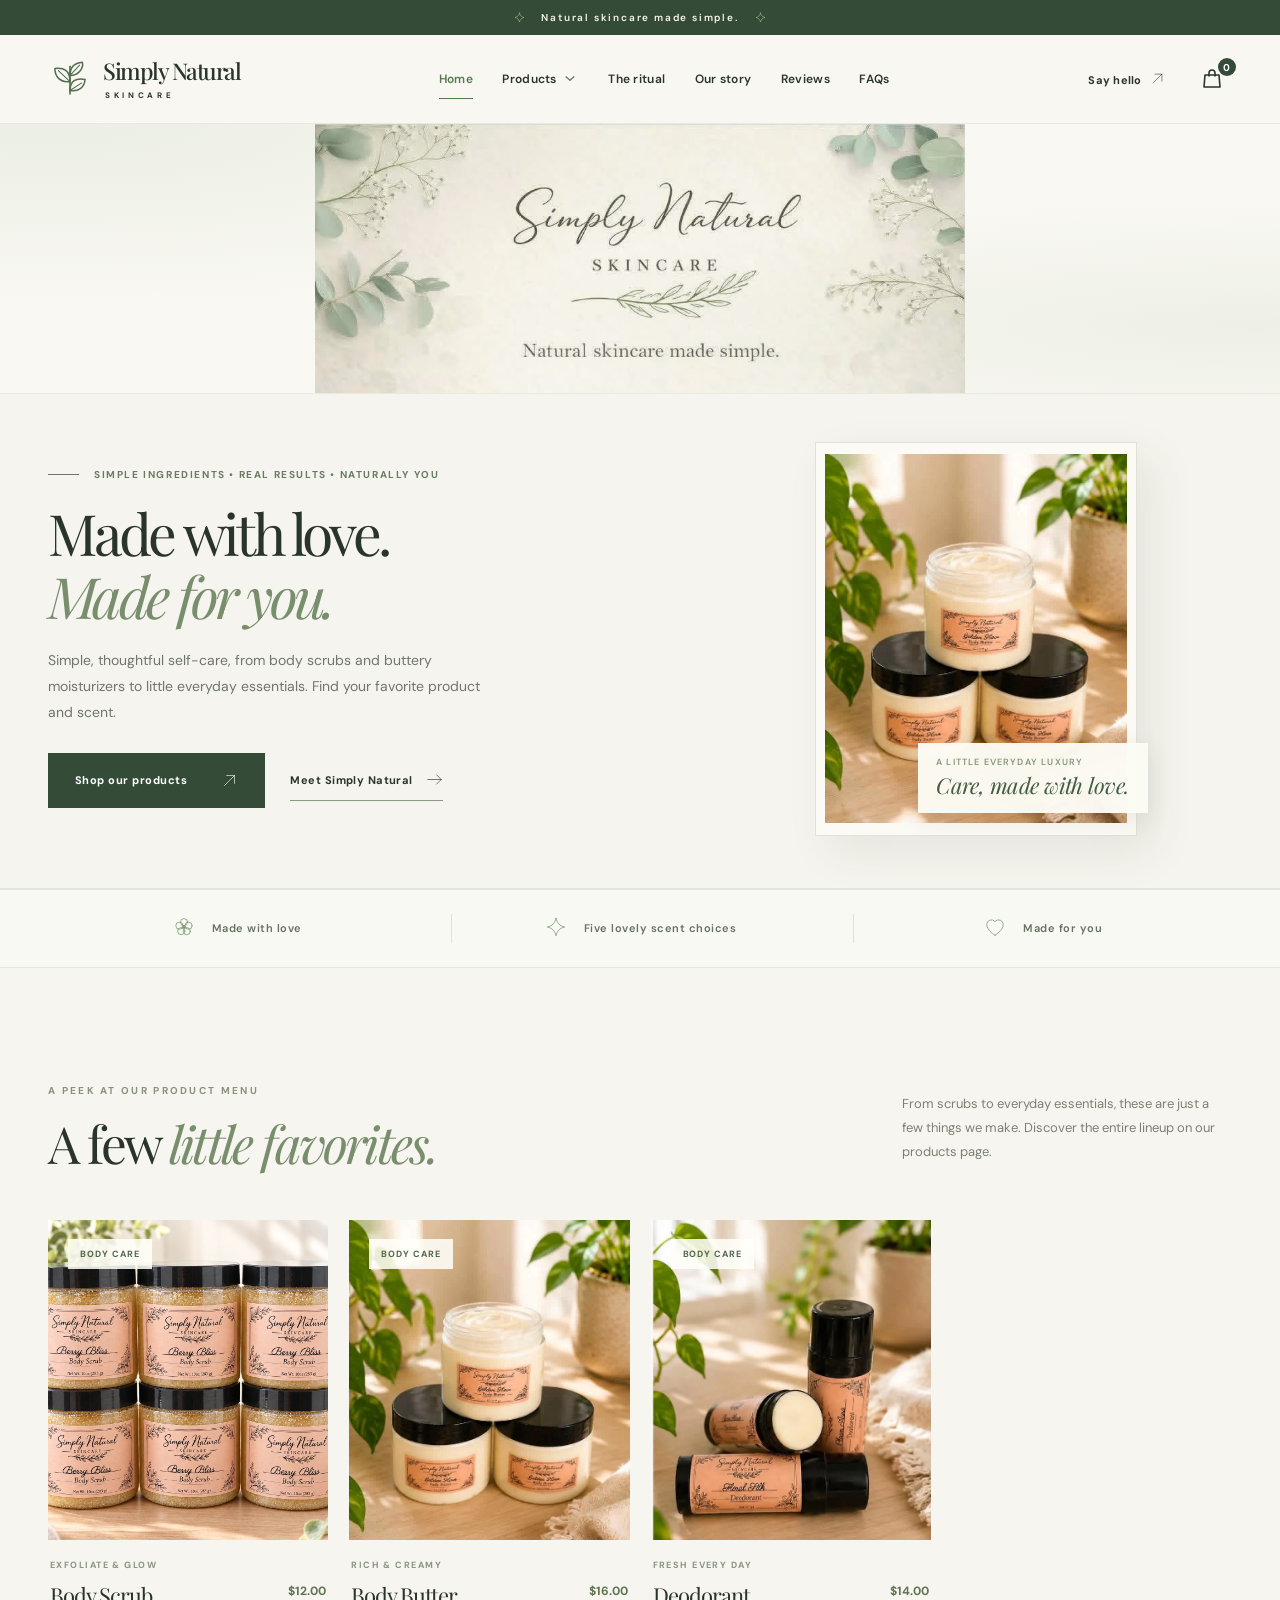
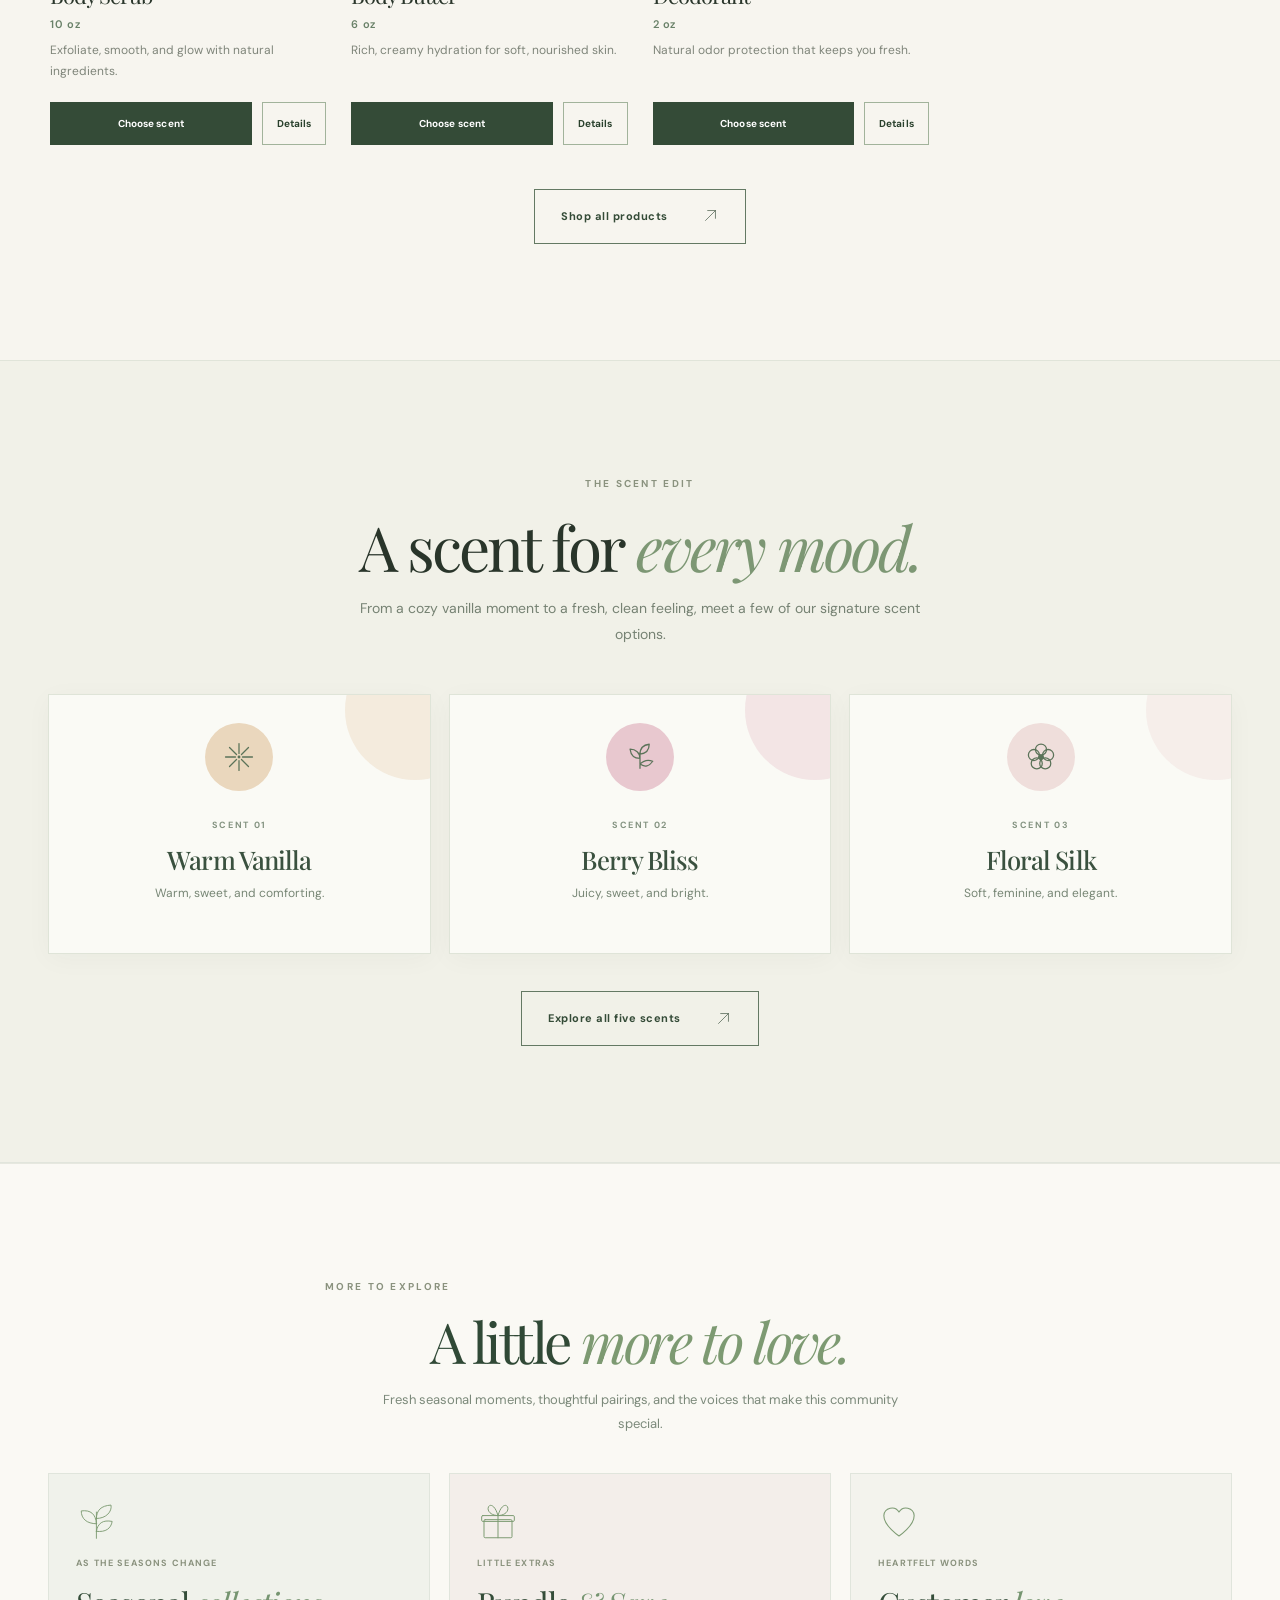
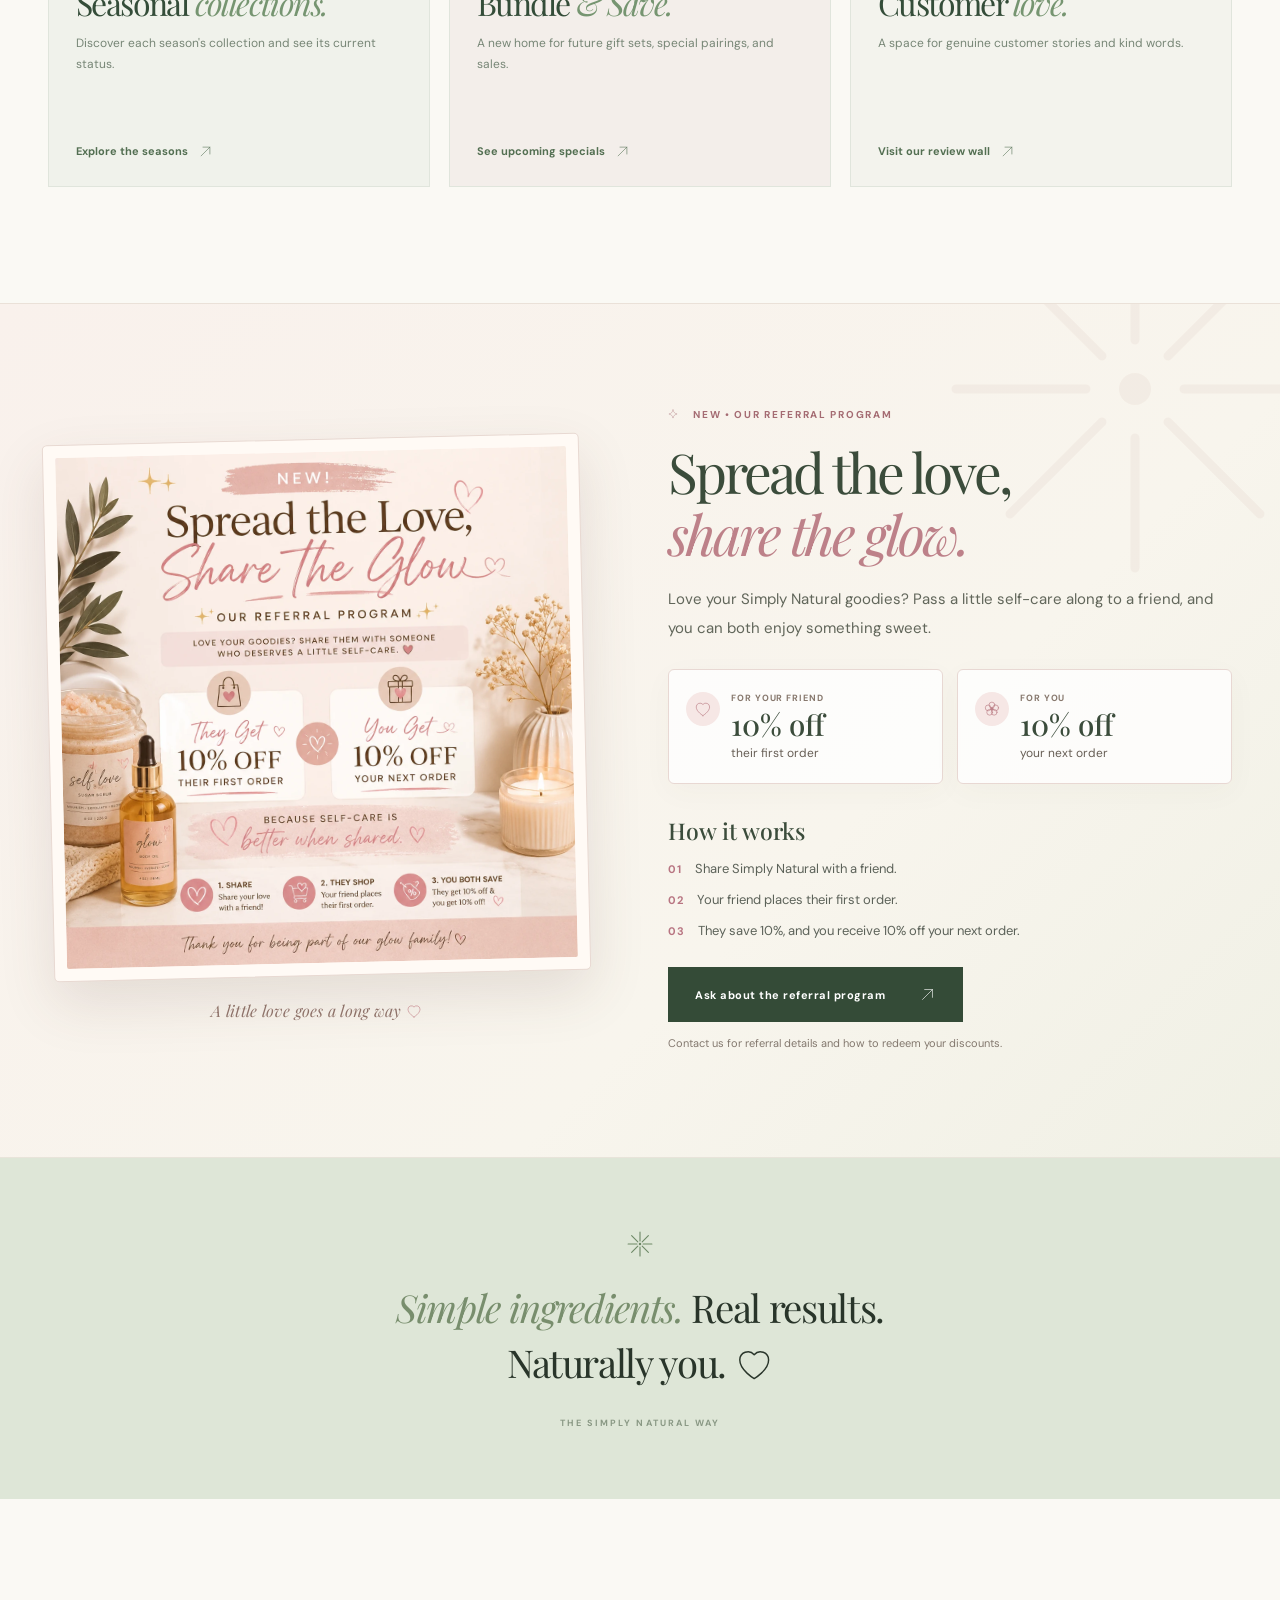
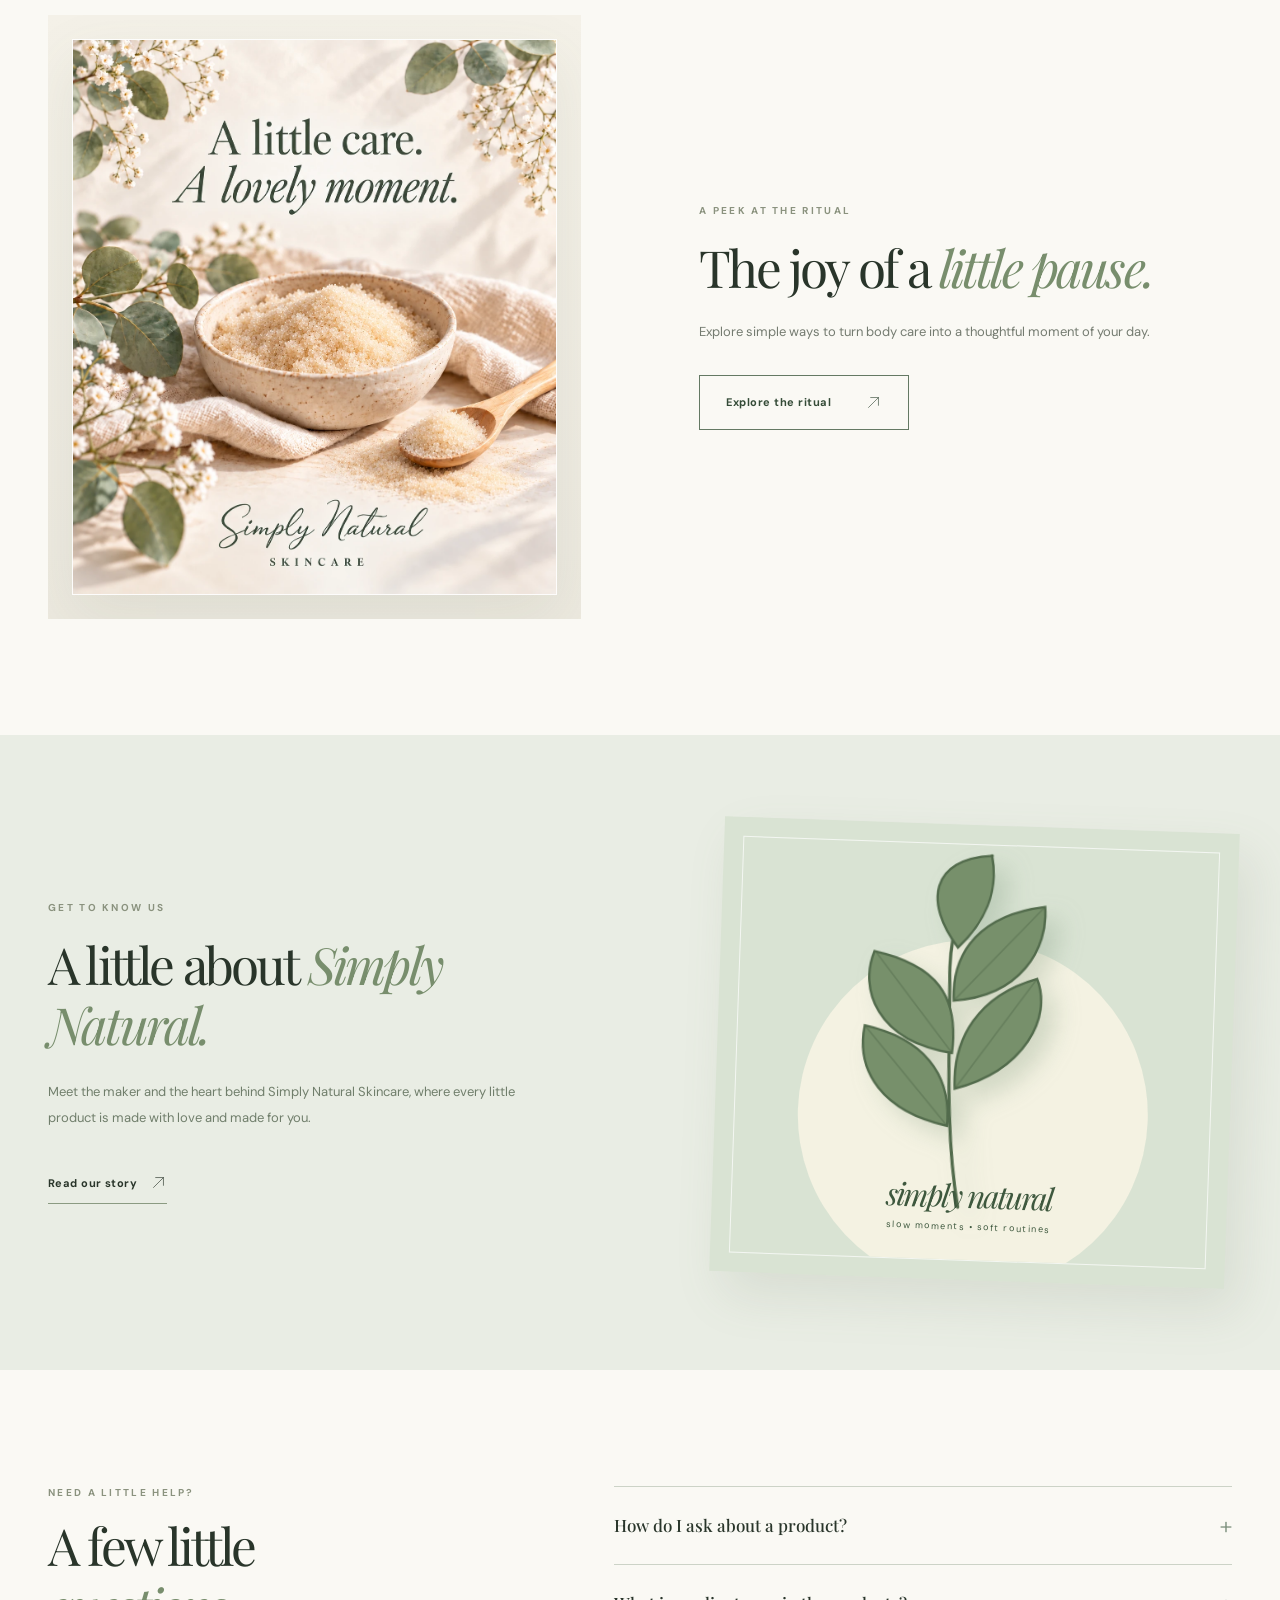
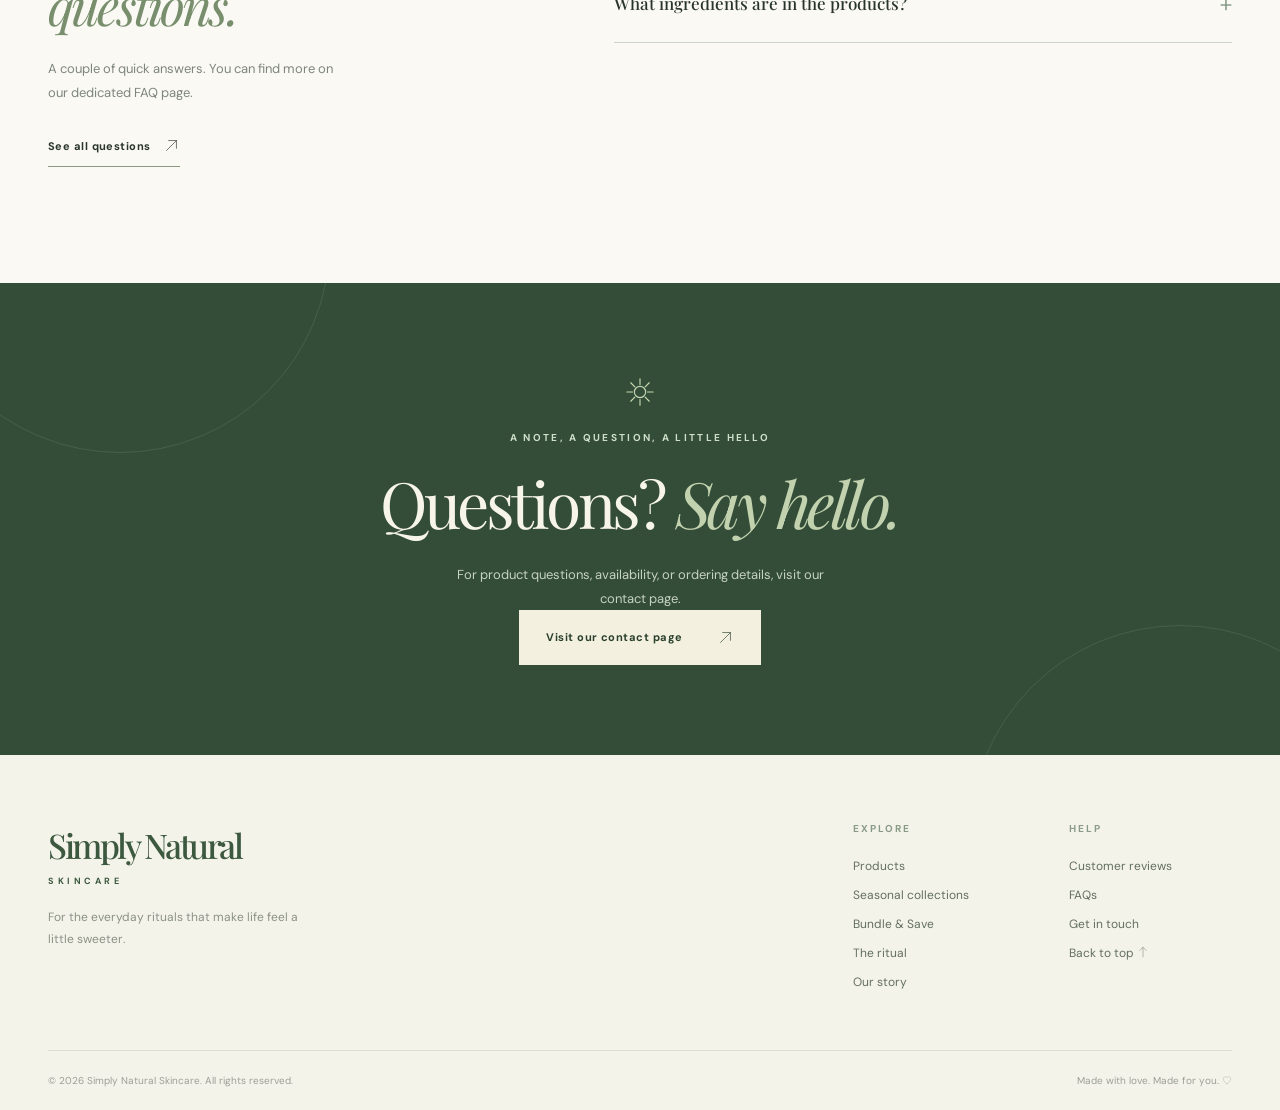
<file: index.html>
<!DOCTYPE html>

<html lang="en">
<head>
<meta charset="utf-8"/>
<meta content="width=device-width, initial-scale=1" name="viewport"/>
<meta content="#f7f5ef" name="theme-color"/>
<meta content="Browse six Simply Natural Skincare essentials, including body scrubs, body butter, deodorant, face scrub, lip scrub and lip balm. Discover five signature scent options." name="description"/>
<meta content="website" property="og:type"/>
<meta content="Simply Natural Skincare | A little luxury, naturally" property="og:title"/>
<meta content="Browse six Simply Natural Skincare essentials, including body scrubs, body butter, deodorant, face scrub, lip scrub and lip balm. Discover five signature scent options." property="og:description"/>
<title>Simply Natural Skincare | Simple ingredients. Naturally you.</title>
<link href="assets/favicon.svg" rel="icon" type="image/svg+xml"/>
<link href="https://fonts.googleapis.com" rel="preconnect"/>
<link crossorigin="" href="https://fonts.gstatic.com" rel="preconnect"/>
<link href="https://fonts.googleapis.com/css2?family=DM+Sans:wght@400;500;600;700&amp;family=Manrope:wght@400;500;600;700&amp;family=Playfair+Display:ital,wght@0,400;0,500;0,600;1,400;1,500&amp;display=swap" rel="stylesheet"/>
<link href="styles.css" rel="stylesheet"/>
<script defer="" src="script.js"></script>
<script defer="" src="extras.js"></script></head>
<body>
<a class="skip-link" href="#main">Skip to content</a>
<div class="announcement"><span aria-hidden="true" class="tiny-star"><svg aria-hidden="true" class="sns-vector" fill="none" focusable="false" stroke="currentColor" stroke-linecap="round" stroke-linejoin="round" stroke-width="1.8" viewbox="0 0 48 48" xmlns="http://www.w3.org/2000/svg"><path d="M24 4.5c2.9 11.6 7.9 16.6 19.5 19.5C31.9 26.9 26.9 31.9 24 43.5 21.1 31.9 16.1 26.9 4.5 24 16.1 21.1 21.1 16.1 24 4.5Z"></path></svg></span> Natural skincare made simple. <span aria-hidden="true" class="tiny-star"><svg aria-hidden="true" class="sns-vector" fill="none" focusable="false" stroke="currentColor" stroke-linecap="round" stroke-linejoin="round" stroke-width="1.8" viewbox="0 0 48 48" xmlns="http://www.w3.org/2000/svg"><path d="M24 4.5c2.9 11.6 7.9 16.6 19.5 19.5C31.9 26.9 26.9 31.9 24 43.5 21.1 31.9 16.1 26.9 4.5 24 16.1 21.1 21.1 16.1 24 4.5Z"></path></svg></span></div>
<div class="demo-notice" hidden="" id="demoNotice" role="note">Ask about scent availability before ordering. Individual product photos are still being added.</div>
<header class="site-header" id="top">
<div class="nav-container container">
<a aria-label="Simply Natural Skincare home" class="brand" href="index.html">
<span aria-hidden="true" class="brand-mark"><svg fill="none" viewbox="0 0 64 64"><path d="M32 53V13" stroke="currentColor" stroke-linecap="round" stroke-width="2.4"></path><path d="M32 35C17 37 10 27 10 16c13-2 22 3 22 19ZM32 26C45 26 52 15 50 7 38 8 32 14 32 26ZM32 48c13 2 21-5 22-16-13-3-22 2-22 16Z" stroke="currentColor" stroke-linejoin="round" stroke-width="2.2"></path><path d="m15 19 17 16M46 11 32 26M49 37 32 48" stroke="currentColor" stroke-linecap="round" stroke-width="1.5"></path></svg></span>
<span class="brand-type"><strong>Simply Natural</strong><span>SKINCARE</span></span>
</a>
<nav aria-label="Main navigation" class="desktop-nav"><a aria-current="page" href="index.html">Home</a><div class="nav-products-group"><a class="nav-products-link" href="scrubs.html">Products</a><button aria-controls="productsSubmenu" aria-expanded="false" aria-label="Open Products submenu" class="nav-products-toggle" type="button"><svg aria-hidden="true" fill="none" stroke="currentColor" stroke-linecap="round" stroke-width="1.5" viewbox="0 0 16 16"><path d="m3.5 5.5 4.5 4 4.5-4"></path></svg></button><div class="nav-products-submenu" hidden="" id="productsSubmenu"><a href="scrubs.html">All products</a><a href="seasonal.html">Seasonal collections</a><a href="bundles.html">Bundle &amp; Save</a></div></div><a href="ritual.html">The ritual</a><a href="story.html">Our story</a><a href="reviews.html">Reviews</a><a href="faq.html">FAQs</a></nav>
<div class="nav-actions">
<a class="header-contact" href="contact.html">Say hello <span aria-hidden="true"><svg aria-hidden="true" class="sns-vector" fill="none" focusable="false" stroke="currentColor" stroke-linecap="round" stroke-linejoin="round" stroke-width="1.8" viewbox="0 0 48 48" xmlns="http://www.w3.org/2000/svg"><path d="M10 38 38 10M16 10h22v22"></path></svg></span></a>
<button aria-label="Open your inquiry bag" class="bag-button" id="openCart" type="button"><svg aria-hidden="true" fill="none" viewbox="0 0 24 24"><path d="M5 8h14l1 12H4L5 8ZM9 9V6a3 3 0 0 1 6 0v3" stroke="currentColor" stroke-linecap="round" stroke-linejoin="round" stroke-width="1.6"></path></svg><span aria-live="polite" class="bag-count" id="cartCount">0</span></button>
<button aria-controls="mobileNav" aria-expanded="false" aria-label="Open menu" class="menu-button" id="menuButton" type="button"><span></span><span></span><span></span></button>
</div>
</div>
<nav aria-label="Mobile navigation" class="mobile-nav" hidden="" id="mobileNav"><a aria-current="page" href="index.html">Home</a><a href="scrubs.html">Products</a><div class="mobile-product-sublinks"><a href="seasonal.html">Seasonal collections</a><a href="bundles.html">Bundle &amp; Save</a></div><a href="ritual.html">The ritual</a><a href="story.html">Our story</a><a href="reviews.html">Customer reviews</a><a href="faq.html">FAQs</a><a href="contact.html">Contact</a></nav>
</header>
<main id="main"><section aria-label="Simply Natural Skincare brand banner" class="brand-banner"><div class="brand-banner-inner"><img alt="Simply Natural Skincare. Natural skincare made simple." class="brand-banner-image" decoding="async" fetchpriority="high" height="397" src="assets/homepage_brand_banner.webp" width="960"/></div></section><section class="hero hero-editorial">
<div class="container hero-grid">
<div class="hero-copy">
<div class="eyebrow"><span class="eyebrow-line"></span>SIMPLE INGREDIENTS • REAL RESULTS • NATURALLY YOU</div>
<h1>Made with love. <em>Made for you.</em></h1>
<p>Simple, thoughtful self-care, from body scrubs and buttery moisturizers to little everyday essentials. Find your favorite product and scent.</p>
<div class="hero-cta"><a class="btn btn-dark" href="scrubs.html">Shop our products <span aria-hidden="true"><svg aria-hidden="true" class="sns-vector" fill="none" focusable="false" stroke="currentColor" stroke-linecap="round" stroke-linejoin="round" stroke-width="1.8" viewbox="0 0 48 48" xmlns="http://www.w3.org/2000/svg"><path d="M10 38 38 10M16 10h22v22"></path></svg></span></a><a class="text-link" href="story.html">Meet Simply Natural <span aria-hidden="true"><svg aria-hidden="true" class="sns-vector" fill="none" focusable="false" stroke="currentColor" stroke-linecap="round" stroke-linejoin="round" stroke-width="1.8" viewbox="0 0 48 48" xmlns="http://www.w3.org/2000/svg"><path d="M5 24h38M30 11l13 13-13 13"></path></svg></span></a></div>
</div>
<figure class="hero-feature"><img alt="Golden Hour body butter jars displayed with leafy plants and natural sunlight" decoding="async" height="817" loading="eager" src="assets/body_butter_golden_hour.webp" width="668"/><figcaption class="hero-feature-caption"><span>A LITTLE EVERYDAY LUXURY</span><strong>Care, made with love.</strong></figcaption></figure></div>
</section>
<section aria-label="What makes our website special" class="benefits-strip"><div class="container benefits-grid"><div><span aria-hidden="true"><svg aria-hidden="true" class="sns-vector" fill="none" focusable="false" stroke="currentColor" stroke-linecap="round" stroke-linejoin="round" stroke-width="1.8" viewbox="0 0 48 48" xmlns="http://www.w3.org/2000/svg"><circle cx="24" cy="13.5" r="7.8"></circle><circle cx="34" cy="21.2" r="7.8"></circle><circle cx="30" cy="33" r="7.8"></circle><circle cx="18" cy="33" r="7.8"></circle><circle cx="14" cy="21.2" r="7.8"></circle><circle cx="24" cy="24" fill="currentColor" r="4" stroke="none"></circle></svg></span> Made with love</div><div><span aria-hidden="true"><svg aria-hidden="true" class="sns-vector" fill="none" focusable="false" stroke="currentColor" stroke-linecap="round" stroke-linejoin="round" stroke-width="1.8" viewbox="0 0 48 48" xmlns="http://www.w3.org/2000/svg"><path d="M24 5c2.8 11.3 7.7 16.2 19 19-11.3 2.8-16.2 7.7-19 19-2.8-11.3-7.7-16.2-19-19C16.3 21.2 21.2 16.3 24 5Z"></path></svg></span> Five lovely scent choices</div><div><span aria-hidden="true"><svg aria-hidden="true" class="sns-vector" fill="none" focusable="false" stroke="currentColor" stroke-linecap="round" stroke-linejoin="round" stroke-width="1.8" viewbox="0 0 48 48" xmlns="http://www.w3.org/2000/svg"><path d="M24 42S6 31.5 6 18.8a10.2 10.2 0 0 1 18-6.7 10.2 10.2 0 0 1 18 6.7C42 31.5 24 42 24 42Z"></path></svg></span> Made for you</div></div></section>
<section class="shop-section section-pad" id="featured">
<div class="container">
<div class="section-intro intro-split"><div><div class="eyebrow eyebrow-soft">A PEEK AT OUR PRODUCT MENU</div><h2>A few <em>little favorites.</em></h2></div><p>From scrubs to everyday essentials, these are just a few things we make. Discover the entire lineup on our products page.</p></div>
<div class="products-grid" data-limit="3" id="productsGrid"></div>
</div>
<div class="section-end-link"><a class="btn btn-outline" href="scrubs.html">Shop all products <span aria-hidden="true"><svg aria-hidden="true" class="sns-vector" fill="none" focusable="false" stroke="currentColor" stroke-linecap="round" stroke-linejoin="round" stroke-width="1.8" viewbox="0 0 48 48" xmlns="http://www.w3.org/2000/svg"><path d="M10 38 38 10M16 10h22v22"></path></svg></span></a></div></section><section aria-labelledby="scents-heading" class="scents-section section-pad" id="scents"><div class="container"><div class="section-intro scents-intro"><div class="eyebrow eyebrow-soft">THE SCENT EDIT</div><h2>A scent for <em>every mood.</em></h2><p>From a cozy vanilla moment to a fresh, clean feeling, meet a few of our signature scent options.</p></div><div class="scent-grid"><article class="scent-card scent-vanilla"><div aria-hidden="true" class="scent-symbol"><svg aria-hidden="true" class="sns-vector" fill="none" focusable="false" stroke="currentColor" stroke-linecap="round" stroke-linejoin="round" stroke-width="1.8" viewbox="0 0 48 48" xmlns="http://www.w3.org/2000/svg"><path d="M24 5v14M24 29v14M5 24h14M29 24h14M10.6 10.6l9.9 9.9M27.5 27.5l9.9 9.9M37.4 10.6l-9.9 9.9M20.5 27.5l-9.9 9.9"></path><circle cx="24" cy="24" fill="currentColor" r="2" stroke="none"></circle></svg></div><div class="scent-card-content"><span class="scent-count">SCENT 01</span><h3>Warm Vanilla</h3><p>Warm, sweet, and comforting.</p></div></article><article class="scent-card scent-berry"><div aria-hidden="true" class="scent-symbol"><svg aria-hidden="true" class="sns-vector" fill="none" focusable="false" stroke="currentColor" stroke-linecap="round" stroke-linejoin="round" stroke-width="1.8" viewbox="0 0 48 48" xmlns="http://www.w3.org/2000/svg"><path d="M24 40V17M24 26c-8 0-13-5-14-13 8 0 14 5 14 13ZM24 20c0-8 5-13 13-14 0 8-4 13-13 14ZM24 34c7-7 13-6 18-4-5 7-11 9-18 4Z"></path></svg></div><div class="scent-card-content"><span class="scent-count">SCENT 02</span><h3>Berry Bliss</h3><p>Juicy, sweet, and bright.</p></div></article><article class="scent-card scent-floral"><div aria-hidden="true" class="scent-symbol"><svg aria-hidden="true" class="sns-vector" fill="none" focusable="false" stroke="currentColor" stroke-linecap="round" stroke-linejoin="round" stroke-width="1.8" viewbox="0 0 48 48" xmlns="http://www.w3.org/2000/svg"><circle cx="24" cy="13.5" r="7.8"></circle><circle cx="34" cy="21.2" r="7.8"></circle><circle cx="30" cy="33" r="7.8"></circle><circle cx="18" cy="33" r="7.8"></circle><circle cx="14" cy="21.2" r="7.8"></circle><circle cx="24" cy="24" fill="currentColor" r="4" stroke="none"></circle></svg></div><div class="scent-card-content"><span class="scent-count">SCENT 03</span><h3>Floral Silk</h3><p>Soft, feminine, and elegant.</p></div></article></div><div class="scents-bottom-link"><a class="btn btn-outline" href="scrubs.html#scents">Explore all five scents <span aria-hidden="true"><svg aria-hidden="true" class="sns-vector" fill="none" focusable="false" stroke="currentColor" stroke-linecap="round" stroke-linejoin="round" stroke-width="1.8" viewbox="0 0 48 48" xmlns="http://www.w3.org/2000/svg"><path d="M10 38 38 10M16 10h22v22"></path></svg></span></a></div></div></section>
<!-- Share the Glow referral program; offer fulfillment is handled by the business, not by this static website. -->
<section aria-labelledby="more-to-love-title" class="extras-home section-pad"><div class="container"><div class="extras-home-heading"><span class="eyebrow eyebrow-soft">MORE TO EXPLORE</span><h2 id="more-to-love-title">A little <em>more to love.</em></h2><p>Fresh seasonal moments, thoughtful pairings, and the voices that make this community special.</p></div>
<div class="extras-home-grid"><a class="extras-home-card" href="seasonal.html"><span class="extras-home-icon"><svg aria-hidden="true" fill="none" stroke="currentColor" stroke-linecap="round" stroke-linejoin="round" stroke-width="1.6" viewbox="0 0 72 72"><path d="M35 64V19M35 39C18 39 9 30 9 17c16-2 25 5 26 22ZM35 30C52 30 62 18 60 7 43 8 35 16 35 30ZM35 52c16 2 25-5 27-17-16-3-25 3-27 17Z"></path></svg></span><span class="eyebrow eyebrow-soft">AS THE SEASONS CHANGE</span><h3>Seasonal <em>collections.</em></h3><p>Discover each season's collection and see its current status.</p><span class="extras-arrow">Explore the seasons <svg aria-hidden="true" class="sns-vector" fill="none" stroke="currentColor" stroke-linecap="round" stroke-linejoin="round" stroke-width="1.8" viewbox="0 0 48 48" xmlns="http://www.w3.org/2000/svg"><path d="M10 38 38 10M16 10h22v22"></path></svg></span></a>
<a class="extras-home-card" href="bundles.html"><span class="extras-home-icon"><svg aria-hidden="true" fill="none" stroke="currentColor" stroke-linecap="round" stroke-linejoin="round" stroke-width="1.7" viewbox="0 0 72 72"><rect height="31" rx="2" width="48" x="12" y="32"></rect><rect height="10" rx="2" width="56" x="8" y="25"></rect><path d="M36 25v38M36 25c-9 0-17-5-17-12 0-8 11-10 17 12ZM36 25c9 0 17-5 17-12 0-8-11-10-17 12Z"></path></svg></span><span class="eyebrow eyebrow-soft">LITTLE EXTRAS</span><h3>Bundle <em>&amp; Save.</em></h3><p>A new home for future gift sets, special pairings, and sales.</p><span class="extras-arrow">See upcoming specials <svg aria-hidden="true" class="sns-vector" fill="none" stroke="currentColor" stroke-linecap="round" stroke-linejoin="round" stroke-width="1.8" viewbox="0 0 48 48" xmlns="http://www.w3.org/2000/svg"><path d="M10 38 38 10M16 10h22v22"></path></svg></span></a>
<a class="extras-home-card" href="reviews.html"><span class="extras-home-icon"><svg aria-hidden="true" fill="none" stroke="currentColor" stroke-linecap="round" stroke-linejoin="round" stroke-width="1.8" viewbox="0 0 72 72"><path d="M36 60S10 43 10 25a14 14 0 0 1 26-6 14 14 0 0 1 26 6C62 43 36 60 36 60Z"></path></svg></span><span class="eyebrow eyebrow-soft">HEARTFELT WORDS</span><h3>Customer <em>love.</em></h3><p>A space for genuine customer stories and kind words.</p><span class="extras-arrow">Visit our review wall <svg aria-hidden="true" class="sns-vector" fill="none" stroke="currentColor" stroke-linecap="round" stroke-linejoin="round" stroke-width="1.8" viewbox="0 0 48 48" xmlns="http://www.w3.org/2000/svg"><path d="M10 38 38 10M16 10h22v22"></path></svg></span></a></div></div></section><section aria-labelledby="referral-title" class="referral-section" id="referral-program">
<div class="container referral-grid">
<div class="referral-visual">
<div class="referral-photo-frame">
<img alt="Simply Natural Skincare Share the Glow referral program: your friend gets 10% off their first order, and you get 10% off your next order." decoding="async" height="1254" loading="lazy" src="assets/share-the-glow-referral.webp" width="1254"/>
</div>
<span class="referral-photo-footnote">A little love goes a long way <span aria-hidden="true"><svg aria-hidden="true" class="sns-vector" fill="none" focusable="false" stroke="currentColor" stroke-linecap="round" stroke-linejoin="round" stroke-width="1.8" viewbox="0 0 48 48" xmlns="http://www.w3.org/2000/svg"><path d="M24 42S6 31.5 6 18.8a10.2 10.2 0 0 1 18-6.7 10.2 10.2 0 0 1 18 6.7C42 31.5 24 42 24 42Z"></path></svg></span></span>
</div>
<div class="referral-copy">
<div class="eyebrow eyebrow-soft"><span aria-hidden="true"><svg aria-hidden="true" class="sns-vector" fill="none" focusable="false" stroke="currentColor" stroke-linecap="round" stroke-linejoin="round" stroke-width="1.8" viewbox="0 0 48 48" xmlns="http://www.w3.org/2000/svg"><path d="M24 4.5c2.9 11.6 7.9 16.6 19.5 19.5C31.9 26.9 26.9 31.9 24 43.5 21.1 31.9 16.1 26.9 4.5 24 16.1 21.1 21.1 16.1 24 4.5Z"></path></svg></span> NEW • OUR REFERRAL PROGRAM</div>
<h2 id="referral-title">Spread the love,<br/><em>share the glow.</em></h2>
<p class="referral-lead">Love your Simply Natural goodies? Pass a little self-care along to a friend, and you can both enjoy something sweet.</p>
<div aria-label="Referral rewards" class="referral-offers">
<div class="referral-offer">
<span aria-hidden="true" class="referral-offer-icon"><svg aria-hidden="true" class="sns-vector" fill="none" focusable="false" stroke="currentColor" stroke-linecap="round" stroke-linejoin="round" stroke-width="1.8" viewbox="0 0 48 48" xmlns="http://www.w3.org/2000/svg"><path d="M24 42S6 31.5 6 18.8a10.2 10.2 0 0 1 18-6.7 10.2 10.2 0 0 1 18 6.7C42 31.5 24 42 24 42Z"></path></svg></span>
<div><span class="referral-offer-label">FOR YOUR FRIEND</span><strong>10% off</strong><span class="referral-offer-detail">their first order</span></div>
</div>
<div class="referral-offer">
<span aria-hidden="true" class="referral-offer-icon"><svg aria-hidden="true" class="sns-vector" fill="none" focusable="false" stroke="currentColor" stroke-linecap="round" stroke-linejoin="round" stroke-width="1.8" viewbox="0 0 48 48" xmlns="http://www.w3.org/2000/svg"><circle cx="24" cy="13.5" r="7.8"></circle><circle cx="34" cy="21.2" r="7.8"></circle><circle cx="30" cy="33" r="7.8"></circle><circle cx="18" cy="33" r="7.8"></circle><circle cx="14" cy="21.2" r="7.8"></circle><circle cx="24" cy="24" fill="currentColor" r="4" stroke="none"></circle></svg></span>
<div><span class="referral-offer-label">FOR YOU</span><strong>10% off</strong><span class="referral-offer-detail">your next order</span></div>
</div>
</div>
<div class="referral-how">
<h3>How it works</h3>
<ol>
<li><span>01</span> Share Simply Natural with a friend.</li>
<li><span>02</span> Your friend places their first order.</li>
<li><span>03</span> They save 10%, and you receive 10% off your next order.</li>
</ol>
</div>
<a class="btn btn-dark" href="contact.html">Ask about the referral program <span aria-hidden="true"><svg aria-hidden="true" class="sns-vector" fill="none" focusable="false" stroke="currentColor" stroke-linecap="round" stroke-linejoin="round" stroke-width="1.8" viewbox="0 0 48 48" xmlns="http://www.w3.org/2000/svg"><path d="M10 38 38 10M16 10h22v22"></path></svg></span></a>
<p class="referral-note">Contact us for referral details and how to redeem your discounts.</p>
</div>
</div>
</section>
<section class="quote-section"><div class="container quote-inner"><span aria-hidden="true" class="quote-flower"><svg aria-hidden="true" class="sns-vector" fill="none" focusable="false" stroke="currentColor" stroke-linecap="round" stroke-linejoin="round" stroke-width="1.8" viewbox="0 0 48 48" xmlns="http://www.w3.org/2000/svg"><path d="M24 5v14M24 29v14M5 24h14M29 24h14M10.6 10.6l9.9 9.9M27.5 27.5l9.9 9.9M37.4 10.6l-9.9 9.9M20.5 27.5l-9.9 9.9"></path><circle cx="24" cy="24" fill="currentColor" r="2" stroke="none"></circle></svg></span><p><em>Simple ingredients.</em> Real results.<br/>Naturally you. <svg aria-hidden="true" class="sns-vector" fill="none" focusable="false" stroke="currentColor" stroke-linecap="round" stroke-linejoin="round" stroke-width="1.8" viewbox="0 0 48 48" xmlns="http://www.w3.org/2000/svg"><path d="M24 42S6 31.5 6 18.8a10.2 10.2 0 0 1 18-6.7 10.2 10.2 0 0 1 18 6.7C42 31.5 24 42 24 42Z"></path></svg></p><span class="quote-caption">THE SIMPLY NATURAL WAY</span></div></section>
<section class="ritual-section section-pad" id="ritual-preview"><div class="container ritual-grid"><div class="ritual-visual ritual-visual-photo">
<div class="ritual-photo-frame">
<img alt="Simply Natural Skincare poster showing a bowl of sugar with eucalyptus and the words A little care. A lovely moment." class="ritual-photo-image" decoding="async" loading="lazy" src="assets/ritual_photo_poster.webp"/>
</div>
</div><div class="ritual-content"><div class="eyebrow eyebrow-soft">A PEEK AT THE RITUAL</div><h2>The joy of a <em>little pause.</em></h2><p>Explore simple ways to turn body care into a thoughtful moment of your day.</p><a class="btn btn-outline" href="ritual.html">Explore the ritual <span aria-hidden="true"><svg aria-hidden="true" class="sns-vector" fill="none" focusable="false" stroke="currentColor" stroke-linecap="round" stroke-linejoin="round" stroke-width="1.8" viewbox="0 0 48 48" xmlns="http://www.w3.org/2000/svg"><path d="M10 38 38 10M16 10h22v22"></path></svg></span></a></div></div></section>
<section class="story-section" id="story-preview"><div class="container story-grid"><div class="story-copy"><div class="eyebrow eyebrow-soft">GET TO KNOW US</div><h2>A little about <em>Simply Natural.</em></h2><p>Meet the maker and the heart behind Simply Natural Skincare, where every little product is made with love and made for you.</p><a class="text-link story-link" href="story.html">Read our story <span aria-hidden="true"><svg aria-hidden="true" class="sns-vector" fill="none" focusable="false" stroke="currentColor" stroke-linecap="round" stroke-linejoin="round" stroke-width="1.8" viewbox="0 0 48 48" xmlns="http://www.w3.org/2000/svg"><path d="M10 38 38 10M16 10h22v22"></path></svg></span></a></div><div class="story-card"><div class="story-card-frame"><div class="story-sun"></div><svg aria-hidden="true" class="story-plant" fill="none" viewbox="0 0 460 500"><path d="M215 484c-19-92-17-194-20-288-3-61 13-106 48-156" stroke="#526B4C" stroke-linecap="round" stroke-width="4"></path><path d="M201 290C105 278 81 213 99 165c78 15 109 52 102 125ZM201 224c83-8 117-69 111-122-78 12-116 58-111 122ZM198 382c-81-15-118-64-108-123 73 14 112 56 108 123ZM206 335c87-26 120-94 99-142-73 23-104 79-99 142ZM204 157c-45-55-38-111 39-117 10 45-7 85-39 117Z" fill="#77906B" stroke="#526B4C" stroke-width="3"></path><path d="M201 290 100 165M201 224l111-122M198 382 90 259M206 335l99-142" opacity=".45" stroke="#526B4C" stroke-width="2"></path></svg><div class="story-card-words"><span>simply natural</span><small>slow moments • soft routines</small></div></div></div></div></section>
<section class="faq-section section-pad" id="faq-preview"><div class="container faq-grid"><div class="faq-intro"><div class="eyebrow eyebrow-soft">NEED A LITTLE HELP?</div><h2>A few little <em>questions.</em></h2><p>A couple of quick answers. You can find more on our dedicated FAQ page.</p><a class="text-link" href="faq.html">See all questions <span aria-hidden="true"><svg aria-hidden="true" class="sns-vector" fill="none" focusable="false" stroke="currentColor" stroke-linecap="round" stroke-linejoin="round" stroke-width="1.8" viewbox="0 0 48 48" xmlns="http://www.w3.org/2000/svg"><path d="M10 38 38 10M16 10h22v22"></path></svg></span></a></div><div class="faq-list"><details><summary>How do I ask about a product?<span>+</span></summary><p>Choose a product, select a preferred scent, and add it to your inquiry bag. We’ll confirm stock and ordering details.</p></details><details><summary>What ingredients are in the products?<span>+</span></summary><p>Each product’s details show its ingredient list when provided. Please review ingredients carefully, especially if you have sensitivities. Lip Balm ingredients are coming soon.</p></details></div></div></section>
<section class="contact-section" id="contact-preview"><div class="container contact-inner"><span aria-hidden="true" class="contact-sun"><svg aria-hidden="true" class="sns-vector" fill="none" focusable="false" stroke="currentColor" stroke-linecap="round" stroke-linejoin="round" stroke-width="1.8" viewbox="0 0 48 48" xmlns="http://www.w3.org/2000/svg"><circle cx="24" cy="24" r="9"></circle><path d="M24 3v9M24 36v9M3 24h9M36 24h9M9.2 9.2l6.5 6.5M32.3 32.3l6.5 6.5M38.8 9.2l-6.5 6.5M15.7 32.3l-6.5 6.5"></path></svg></span><div class="eyebrow">A NOTE, A QUESTION, A LITTLE HELLO</div><h2>Questions? <em>Say hello.</em></h2><p>For product questions, availability, or ordering details, visit our contact page.</p><a class="btn btn-light" href="contact.html">Visit our contact page <span aria-hidden="true"><svg aria-hidden="true" class="sns-vector" fill="none" focusable="false" stroke="currentColor" stroke-linecap="round" stroke-linejoin="round" stroke-width="1.8" viewbox="0 0 48 48" xmlns="http://www.w3.org/2000/svg"><path d="M10 38 38 10M16 10h22v22"></path></svg></span></a></div></section></main><footer class="footer"><div class="container"><div class="footer-main"><div><a class="footer-brand" href="index.html">Simply Natural <span>SKINCARE</span></a><p>For the everyday rituals that make life feel a little sweeter.</p></div><div class="footer-links"><div><span>EXPLORE</span><a href="scrubs.html">Products</a><a href="seasonal.html">Seasonal collections</a><a href="bundles.html">Bundle &amp; Save</a><a href="ritual.html">The ritual</a><a href="story.html">Our story</a></div><div><span>HELP</span><a href="reviews.html">Customer reviews</a><a href="faq.html">FAQs</a><a href="contact.html">Get in touch</a><a href="index.html">Back to top <svg aria-hidden="true" class="sns-vector" fill="none" focusable="false" stroke="currentColor" stroke-linecap="round" stroke-linejoin="round" stroke-width="1.8" viewbox="0 0 48 48" xmlns="http://www.w3.org/2000/svg"><path d="M24 43V5M11 18 24 5l13 13"></path></svg></a></div></div></div><div class="footer-bottom"><span>© <span id="year"></span> Simply Natural Skincare. All rights reserved.</span><span>Made with love. Made for you. <svg aria-hidden="true" class="sns-vector" fill="none" focusable="false" stroke="currentColor" stroke-linecap="round" stroke-linejoin="round" stroke-width="1.8" viewbox="0 0 48 48" xmlns="http://www.w3.org/2000/svg"><path d="M24 42S6 31.5 6 18.8a10.2 10.2 0 0 1 18-6.7 10.2 10.2 0 0 1 18 6.7C42 31.5 24 42 24 42Z"></path></svg></span></div></div></footer><div class="drawer-backdrop" hidden="" id="cartBackdrop"></div><aside aria-labelledby="cartTitle" aria-modal="true" class="cart-drawer" hidden="" id="cartDrawer" role="dialog">
<div class="cart-top"><div><span class="eyebrow eyebrow-soft">YOUR FAVORITES</span><h2 id="cartTitle">Inquiry bag <span id="cartHeadingCount">(0)</span></h2></div><button aria-label="Close bag" class="icon-close" id="closeCart" type="button">×</button></div>
<div class="cart-body" id="cartItems"></div>
<div class="cart-footer"><p class="cart-note">This is an inquiry only. No payment will be collected on this website; we'll confirm details and pricing first.</p><button class="btn btn-dark cart-action" id="copyRequest" type="button">Copy inquiry <span aria-hidden="true"><svg aria-hidden="true" class="sns-vector" fill="none" focusable="false" stroke="currentColor" stroke-linecap="round" stroke-linejoin="round" stroke-width="1.8" viewbox="0 0 48 48" xmlns="http://www.w3.org/2000/svg"><path d="M10 38 38 10M16 10h22v22"></path></svg></span></button><button class="btn btn-outline cart-action" id="emailRequest" type="button">Email inquiry <span aria-hidden="true"><svg aria-hidden="true" class="sns-vector" fill="none" focusable="false" stroke="currentColor" stroke-linecap="round" stroke-linejoin="round" stroke-width="1.8" viewbox="0 0 48 48" xmlns="http://www.w3.org/2000/svg"><path d="M10 38 38 10M16 10h22v22"></path></svg></span></button><p aria-live="polite" class="cart-feedback" id="cartFeedback"></p></div>
</aside><div class="modal-backdrop" hidden="" id="productBackdrop"></div><div aria-labelledby="modalProductName" aria-modal="true" class="product-modal" hidden="" id="productModal" role="dialog"><button aria-label="Close product details" class="icon-close modal-close" id="closeProduct" type="button">×</button><div id="modalContent"></div></div><div aria-live="polite" class="toast" id="toast" role="status"></div></body>
</html>
</file>
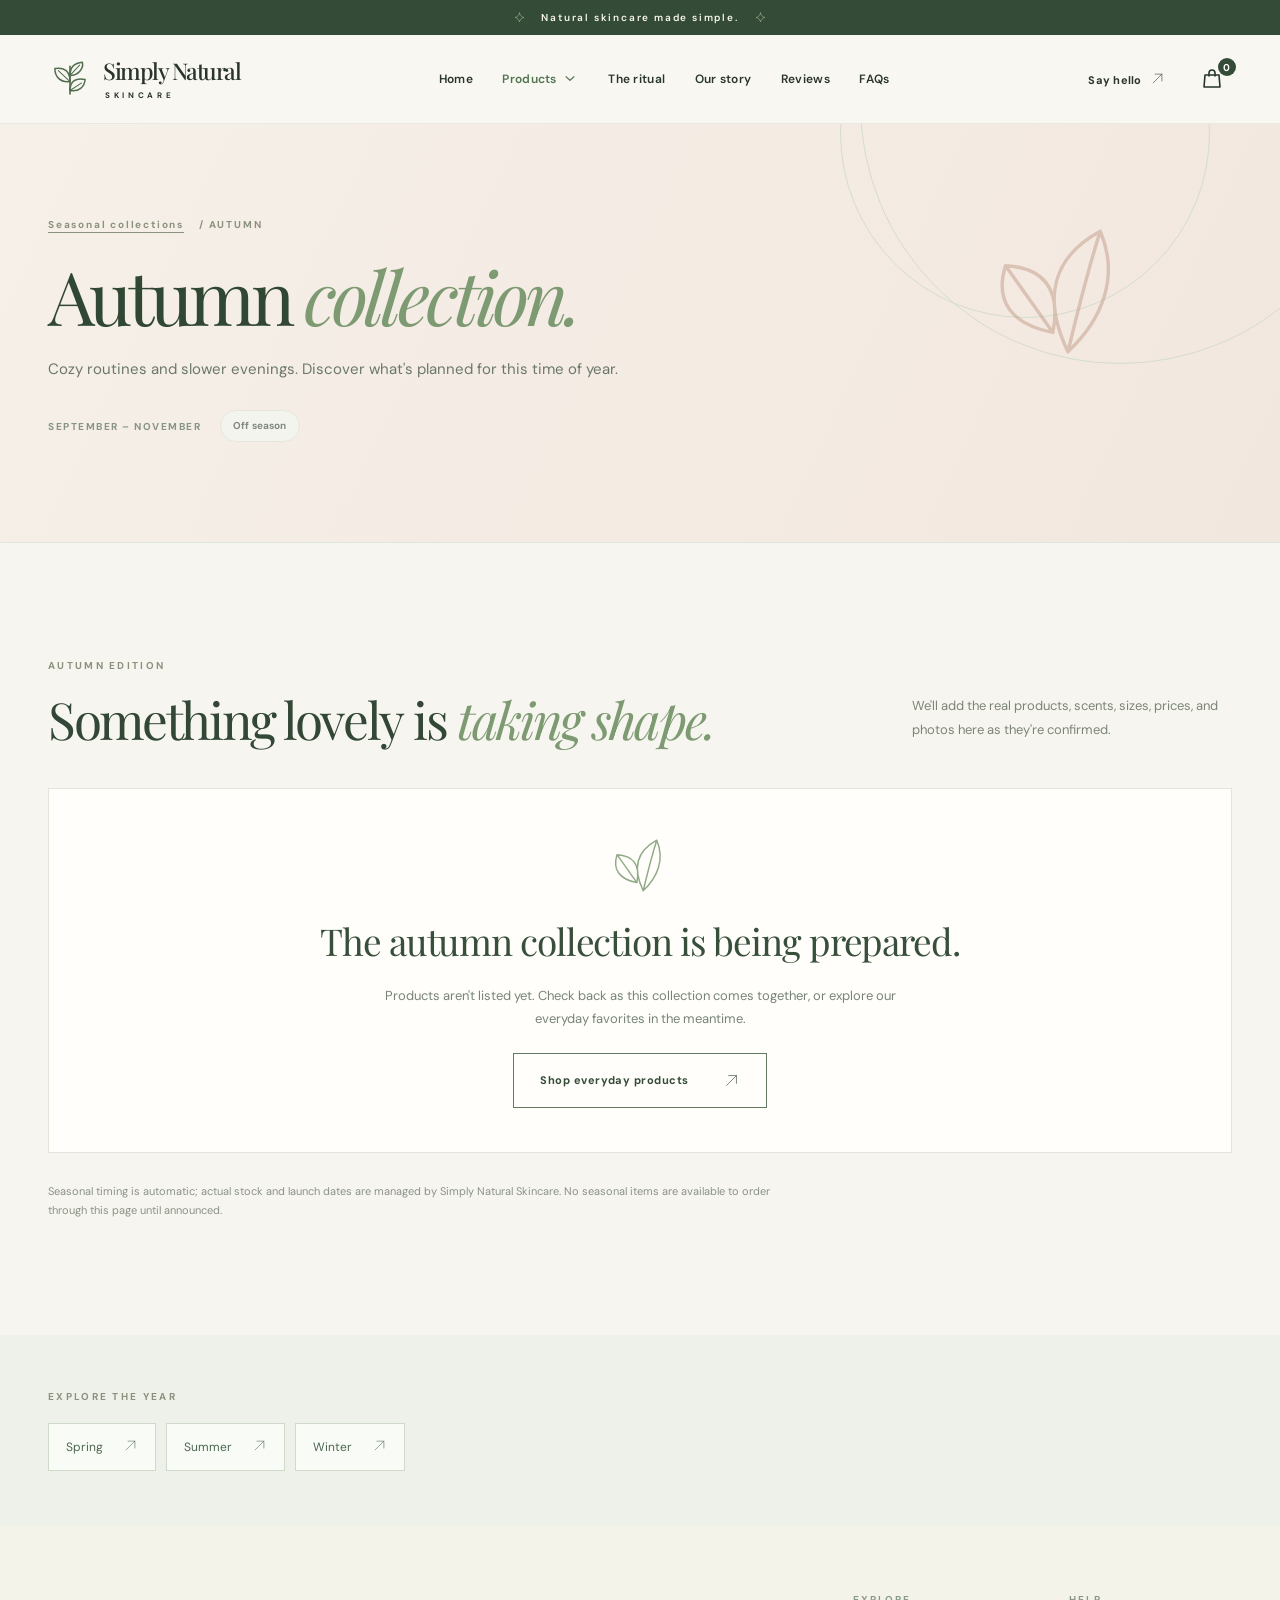
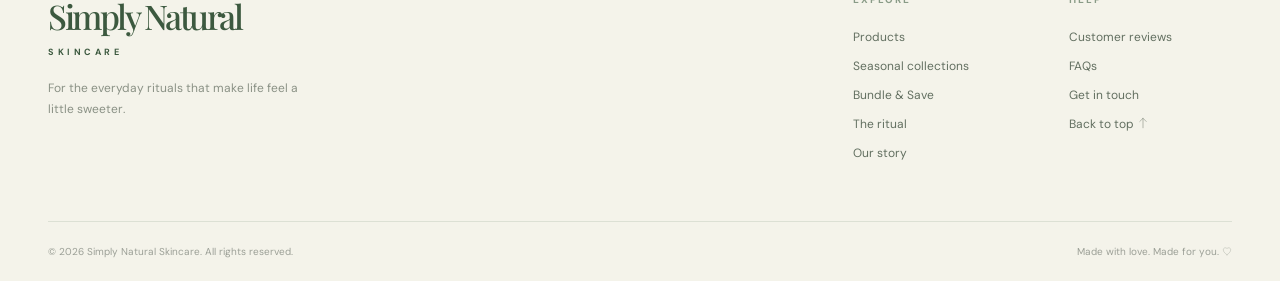
<file: autumn.html>
<!DOCTYPE html>

<html lang="en">
<head>
<meta charset="utf-8"/>
<meta content="width=device-width, initial-scale=1" name="viewport"/>
<meta content="#f7f5ef" name="theme-color"/>
<meta content="The Autumn collection from Simply Natural Skincare, including release and availability information." name="description"/>
<meta content="website" property="og:type"/>
<meta content="Autumn Collection | Simply Natural Skincare" property="og:title"/>
<meta content="The Autumn collection from Simply Natural Skincare, including release and availability information." property="og:description"/>
<title>Autumn Collection | Simply Natural Skincare</title>
<link href="assets/favicon.svg" rel="icon" type="image/svg+xml"/>
<link href="https://fonts.googleapis.com" rel="preconnect"/>
<link crossorigin="" href="https://fonts.gstatic.com" rel="preconnect"/>
<link href="https://fonts.googleapis.com/css2?family=DM+Sans:wght@400;500;600;700&amp;family=Manrope:wght@400;500;600;700&amp;family=Playfair+Display:ital,wght@0,400;0,500;0,600;1,400;1,500&amp;display=swap" rel="stylesheet"/>
<link href="styles.css" rel="stylesheet"/>
<script defer="" src="script.js"></script>
<script defer="" src="extras.js"></script></head>
<body>
<a class="skip-link" href="#main">Skip to content</a>
<div class="announcement"><span aria-hidden="true" class="tiny-star"><svg aria-hidden="true" class="sns-vector" fill="none" focusable="false" stroke="currentColor" stroke-linecap="round" stroke-linejoin="round" stroke-width="1.8" viewbox="0 0 48 48" xmlns="http://www.w3.org/2000/svg"><path d="M24 4.5c2.9 11.6 7.9 16.6 19.5 19.5C31.9 26.9 26.9 31.9 24 43.5 21.1 31.9 16.1 26.9 4.5 24 16.1 21.1 21.1 16.1 24 4.5Z"></path></svg></span> Natural skincare made simple. <span aria-hidden="true" class="tiny-star"><svg aria-hidden="true" class="sns-vector" fill="none" focusable="false" stroke="currentColor" stroke-linecap="round" stroke-linejoin="round" stroke-width="1.8" viewbox="0 0 48 48" xmlns="http://www.w3.org/2000/svg"><path d="M24 4.5c2.9 11.6 7.9 16.6 19.5 19.5C31.9 26.9 26.9 31.9 24 43.5 21.1 31.9 16.1 26.9 4.5 24 16.1 21.1 21.1 16.1 24 4.5Z"></path></svg></span></div>
<div class="demo-notice" hidden="" id="demoNotice" role="note">Ask about scent availability before ordering. Individual product photos are still being added.</div>
<header class="site-header" id="top">
<div class="nav-container container">
<a aria-label="Simply Natural Skincare home" class="brand" href="index.html">
<span aria-hidden="true" class="brand-mark"><svg fill="none" viewbox="0 0 64 64"><path d="M32 53V13" stroke="currentColor" stroke-linecap="round" stroke-width="2.4"></path><path d="M32 35C17 37 10 27 10 16c13-2 22 3 22 19ZM32 26C45 26 52 15 50 7 38 8 32 14 32 26ZM32 48c13 2 21-5 22-16-13-3-22 2-22 16Z" stroke="currentColor" stroke-linejoin="round" stroke-width="2.2"></path><path d="m15 19 17 16M46 11 32 26M49 37 32 48" stroke="currentColor" stroke-linecap="round" stroke-width="1.5"></path></svg></span>
<span class="brand-type"><strong>Simply Natural</strong><span>SKINCARE</span></span>
</a>
<nav aria-label="Main navigation" class="desktop-nav"><a href="index.html">Home</a><div class="nav-products-group nav-products-current"><a class="nav-products-link" href="scrubs.html">Products</a><button aria-controls="productsSubmenu" aria-expanded="false" aria-label="Open Products submenu" class="nav-products-toggle" type="button"><svg aria-hidden="true" fill="none" stroke="currentColor" stroke-linecap="round" stroke-width="1.5" viewbox="0 0 16 16"><path d="m3.5 5.5 4.5 4 4.5-4"></path></svg></button><div class="nav-products-submenu" hidden="" id="productsSubmenu"><a href="scrubs.html">All products</a><a href="seasonal.html">Seasonal collections</a><a href="bundles.html">Bundle &amp; Save</a></div></div><a href="ritual.html">The ritual</a><a href="story.html">Our story</a><a href="reviews.html">Reviews</a><a href="faq.html">FAQs</a></nav>
<div class="nav-actions">
<a class="header-contact" href="contact.html">Say hello <span aria-hidden="true"><svg aria-hidden="true" class="sns-vector" fill="none" focusable="false" stroke="currentColor" stroke-linecap="round" stroke-linejoin="round" stroke-width="1.8" viewbox="0 0 48 48" xmlns="http://www.w3.org/2000/svg"><path d="M10 38 38 10M16 10h22v22"></path></svg></span></a>
<button aria-label="Open your inquiry bag" class="bag-button" id="openCart" type="button"><svg aria-hidden="true" fill="none" viewbox="0 0 24 24"><path d="M5 8h14l1 12H4L5 8ZM9 9V6a3 3 0 0 1 6 0v3" stroke="currentColor" stroke-linecap="round" stroke-linejoin="round" stroke-width="1.6"></path></svg><span aria-live="polite" class="bag-count" id="cartCount">0</span></button>
<button aria-controls="mobileNav" aria-expanded="false" aria-label="Open menu" class="menu-button" id="menuButton" type="button"><span></span><span></span><span></span></button>
</div>
</div>
<nav aria-label="Mobile navigation" class="mobile-nav" hidden="" id="mobileNav"><a href="index.html">Home</a><a href="scrubs.html">Products</a><div class="mobile-product-sublinks"><a aria-current="page" href="seasonal.html">Seasonal collections</a><a href="bundles.html">Bundle &amp; Save</a></div><a href="ritual.html">The ritual</a><a href="story.html">Our story</a><a href="reviews.html">Customer reviews</a><a href="faq.html">FAQs</a><a href="contact.html">Contact</a></nav>
</header>
<main id="main"><section class="new-page-hero season-detail-hero detail-autumn"><div class="container new-page-hero-inner"><div class="eyebrow eyebrow-soft"><a class="breadcrumb-simple" href="seasonal.html">Seasonal collections</a> / AUTUMN</div><div class="season-detail-icon"><svg aria-hidden="true" fill="none" stroke="currentColor" stroke-linecap="round" stroke-linejoin="round" stroke-width="1.6" viewbox="0 0 72 72"><path d="M39 64C27 39 32 20 54 8 63 29 55 49 39 64ZM39 64C44 43 48 27 54 8M32 55C12 51 5 40 10 24c17 1 26 10 22 31ZM32 55 10 24"></path></svg></div><h1>Autumn <em>collection.</em></h1><p>Cozy routines and slower evenings. Discover what's planned for this time of year.</p><div class="season-detail-tagline"><span class="season-months">September – November</span><span class="season-state" data-season-status="autumn">Collection status</span></div></div></section>
<section class="section-pad"><div class="container"><div class="new-section-lead"><div><span class="eyebrow eyebrow-soft">AUTUMN EDITION</span><h2>Something lovely is <em>taking shape.</em></h2></div><p>We'll add the real products, scents, sizes, prices, and photos here as they're confirmed.</p></div><div class="season-products" data-season="autumn" id="seasonalProducts"><div class="collection-empty"><div aria-hidden="true" class="empty-leaf"><svg aria-hidden="true" fill="none" stroke="currentColor" stroke-linecap="round" stroke-linejoin="round" stroke-width="1.6" viewbox="0 0 72 72"><path d="M39 64C27 39 32 20 54 8 63 29 55 49 39 64ZM39 64C44 43 48 27 54 8M32 55C12 51 5 40 10 24c17 1 26 10 22 31ZM32 55 10 24"></path></svg></div><h3>The autumn collection is being prepared.</h3><p>Products aren't listed yet. Check back as this collection comes together, or explore our everyday favorites in the meantime.</p><a class="btn btn-outline" href="scrubs.html">Shop everyday products <span aria-hidden="true"><svg aria-hidden="true" class="sns-vector" fill="none" stroke="currentColor" stroke-linecap="round" stroke-linejoin="round" stroke-width="1.8" viewbox="0 0 48 48" xmlns="http://www.w3.org/2000/svg"><path d="M10 38 38 10M16 10h22v22"></path></svg></span></a></div></div><p class="status-fineprint">Seasonal timing is automatic; actual stock and launch dates are managed by Simply Natural Skincare. No seasonal items are available to order through this page until announced.</p></div></section>
<section class="season-other-section"><div class="container"><div class="eyebrow eyebrow-soft">EXPLORE THE YEAR</div><div class="season-other-links"><a href="spring.html">Spring <span aria-hidden="true"><svg aria-hidden="true" class="sns-vector" fill="none" stroke="currentColor" stroke-linecap="round" stroke-linejoin="round" stroke-width="1.8" viewbox="0 0 48 48" xmlns="http://www.w3.org/2000/svg"><path d="M10 38 38 10M16 10h22v22"></path></svg></span></a><a href="summer.html">Summer <span aria-hidden="true"><svg aria-hidden="true" class="sns-vector" fill="none" stroke="currentColor" stroke-linecap="round" stroke-linejoin="round" stroke-width="1.8" viewbox="0 0 48 48" xmlns="http://www.w3.org/2000/svg"><path d="M10 38 38 10M16 10h22v22"></path></svg></span></a><a href="winter.html">Winter <span aria-hidden="true"><svg aria-hidden="true" class="sns-vector" fill="none" stroke="currentColor" stroke-linecap="round" stroke-linejoin="round" stroke-width="1.8" viewbox="0 0 48 48" xmlns="http://www.w3.org/2000/svg"><path d="M10 38 38 10M16 10h22v22"></path></svg></span></a></div></div></section></main><footer class="footer"><div class="container"><div class="footer-main"><div><a class="footer-brand" href="index.html">Simply Natural <span>SKINCARE</span></a><p>For the everyday rituals that make life feel a little sweeter.</p></div><div class="footer-links"><div><span>EXPLORE</span><a href="scrubs.html">Products</a><a href="seasonal.html">Seasonal collections</a><a href="bundles.html">Bundle &amp; Save</a><a href="ritual.html">The ritual</a><a href="story.html">Our story</a></div><div><span>HELP</span><a href="reviews.html">Customer reviews</a><a href="faq.html">FAQs</a><a href="contact.html">Get in touch</a><a href="index.html">Back to top <svg aria-hidden="true" class="sns-vector" fill="none" focusable="false" stroke="currentColor" stroke-linecap="round" stroke-linejoin="round" stroke-width="1.8" viewbox="0 0 48 48" xmlns="http://www.w3.org/2000/svg"><path d="M24 43V5M11 18 24 5l13 13"></path></svg></a></div></div></div><div class="footer-bottom"><span>© <span id="year"></span> Simply Natural Skincare. All rights reserved.</span><span>Made with love. Made for you. <svg aria-hidden="true" class="sns-vector" fill="none" focusable="false" stroke="currentColor" stroke-linecap="round" stroke-linejoin="round" stroke-width="1.8" viewbox="0 0 48 48" xmlns="http://www.w3.org/2000/svg"><path d="M24 42S6 31.5 6 18.8a10.2 10.2 0 0 1 18-6.7 10.2 10.2 0 0 1 18 6.7C42 31.5 24 42 24 42Z"></path></svg></span></div></div></footer><div class="drawer-backdrop" hidden="" id="cartBackdrop"></div><aside aria-labelledby="cartTitle" aria-modal="true" class="cart-drawer" hidden="" id="cartDrawer" role="dialog">
<div class="cart-top"><div><span class="eyebrow eyebrow-soft">YOUR FAVORITES</span><h2 id="cartTitle">Inquiry bag <span id="cartHeadingCount">(0)</span></h2></div><button aria-label="Close bag" class="icon-close" id="closeCart" type="button">×</button></div>
<div class="cart-body" id="cartItems"></div>
<div class="cart-footer"><p class="cart-note">This is an inquiry only. No payment will be collected on this website; we'll confirm details and pricing first.</p><button class="btn btn-dark cart-action" id="copyRequest" type="button">Copy inquiry <span aria-hidden="true"><svg aria-hidden="true" class="sns-vector" fill="none" focusable="false" stroke="currentColor" stroke-linecap="round" stroke-linejoin="round" stroke-width="1.8" viewbox="0 0 48 48" xmlns="http://www.w3.org/2000/svg"><path d="M10 38 38 10M16 10h22v22"></path></svg></span></button><button class="btn btn-outline cart-action" id="emailRequest" type="button">Email inquiry <span aria-hidden="true"><svg aria-hidden="true" class="sns-vector" fill="none" focusable="false" stroke="currentColor" stroke-linecap="round" stroke-linejoin="round" stroke-width="1.8" viewbox="0 0 48 48" xmlns="http://www.w3.org/2000/svg"><path d="M10 38 38 10M16 10h22v22"></path></svg></span></button><p aria-live="polite" class="cart-feedback" id="cartFeedback"></p></div>
</aside><div class="modal-backdrop" hidden="" id="productBackdrop"></div><div aria-labelledby="modalProductName" aria-modal="true" class="product-modal" hidden="" id="productModal" role="dialog"><button aria-label="Close product details" class="icon-close modal-close" id="closeProduct" type="button">×</button><div id="modalContent"></div></div><div aria-live="polite" class="toast" id="toast" role="status"></div></body>
</html>
</file>
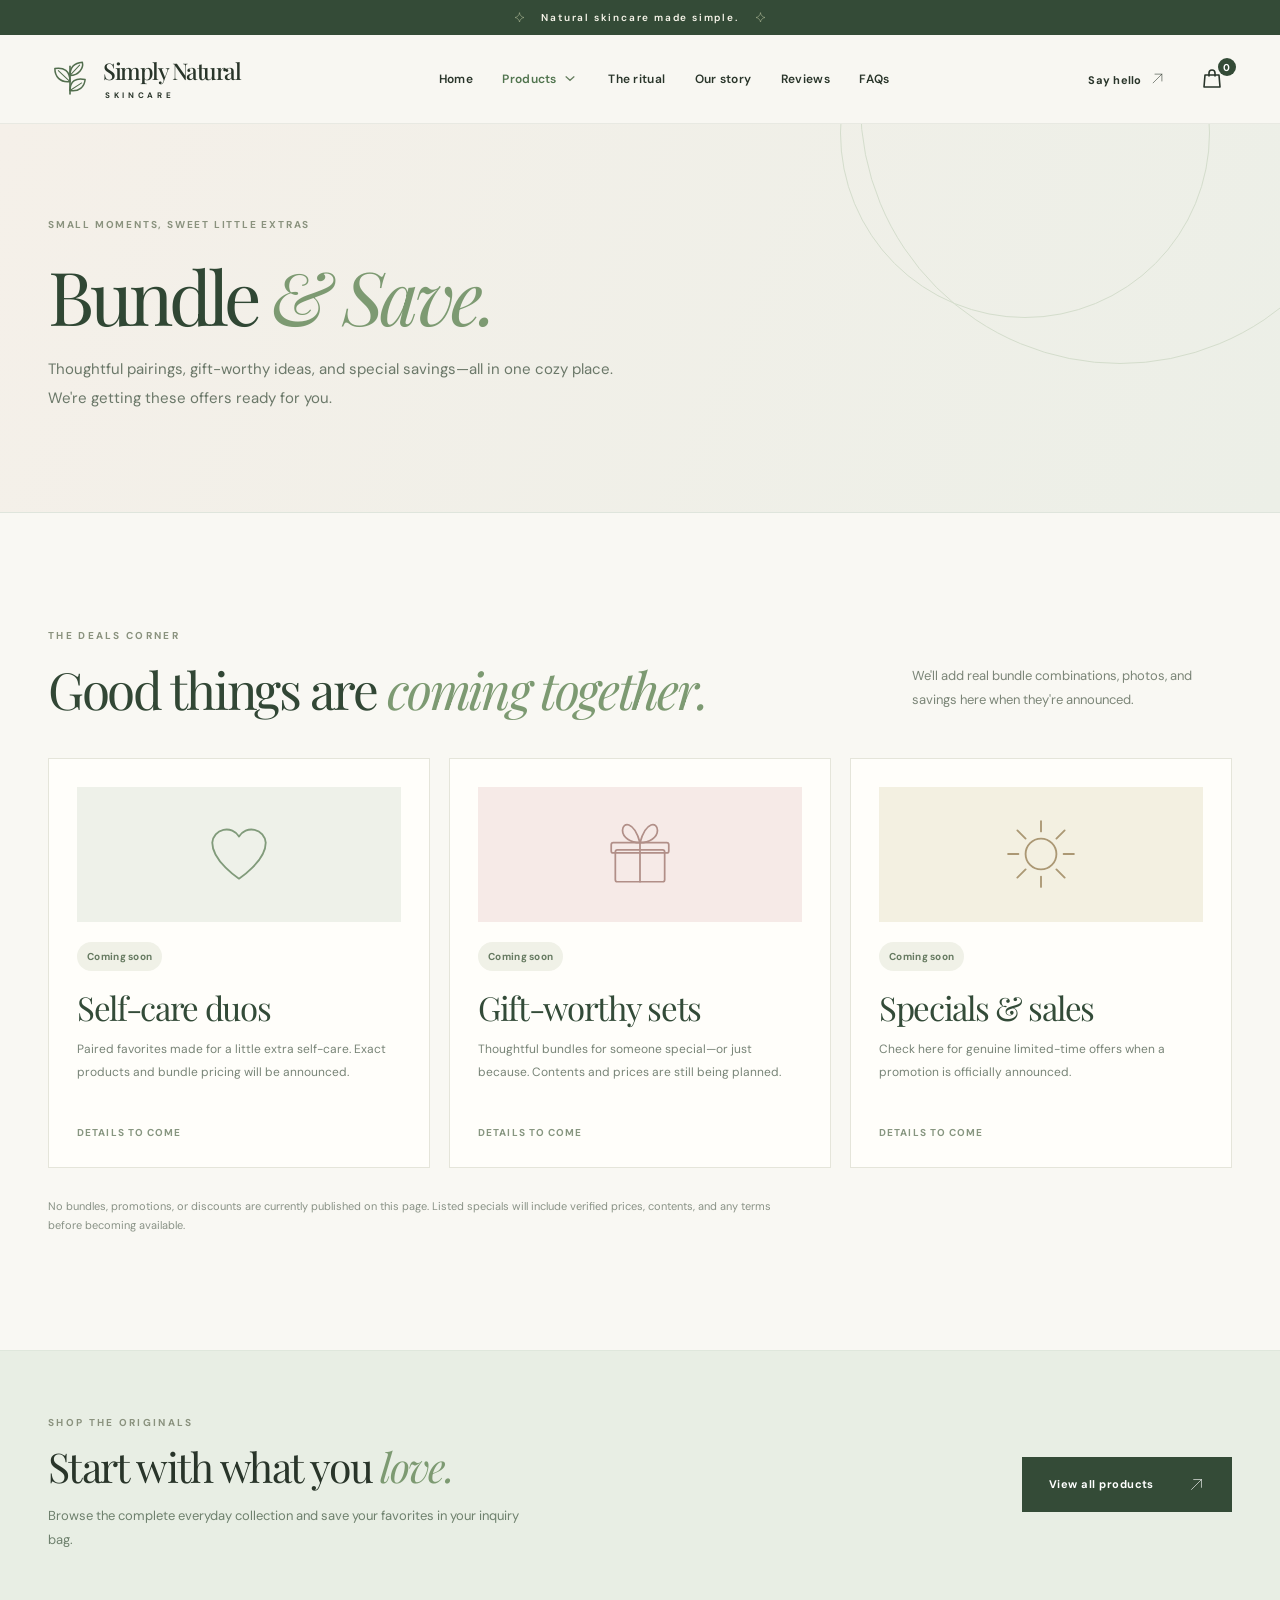
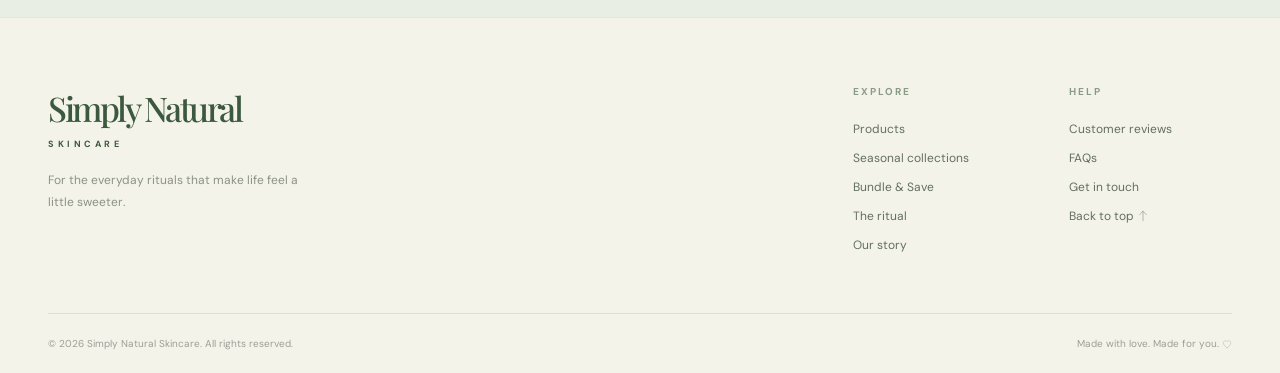
<file: bundles.html>
<!DOCTYPE html>

<html lang="en">
<head>
<meta charset="utf-8"/>
<meta content="width=device-width, initial-scale=1" name="viewport"/>
<meta content="#f7f5ef" name="theme-color"/>
<meta content="Explore Simply Natural Skincare bundle offers, promotions, and upcoming specials." name="description"/>
<meta content="website" property="og:type"/>
<meta content="Bundle &amp; Save | Simply Natural Skincare" property="og:title"/>
<meta content="Explore Simply Natural Skincare bundle offers, promotions, and upcoming specials." property="og:description"/>
<title>Bundle &amp; Save | Simply Natural Skincare</title>
<link href="assets/favicon.svg" rel="icon" type="image/svg+xml"/>
<link href="https://fonts.googleapis.com" rel="preconnect"/>
<link crossorigin="" href="https://fonts.gstatic.com" rel="preconnect"/>
<link href="https://fonts.googleapis.com/css2?family=DM+Sans:wght@400;500;600;700&amp;family=Manrope:wght@400;500;600;700&amp;family=Playfair+Display:ital,wght@0,400;0,500;0,600;1,400;1,500&amp;display=swap" rel="stylesheet"/>
<link href="styles.css" rel="stylesheet"/>
<script defer="" src="script.js"></script>
<script defer="" src="extras.js"></script></head>
<body>
<a class="skip-link" href="#main">Skip to content</a>
<div class="announcement"><span aria-hidden="true" class="tiny-star"><svg aria-hidden="true" class="sns-vector" fill="none" focusable="false" stroke="currentColor" stroke-linecap="round" stroke-linejoin="round" stroke-width="1.8" viewbox="0 0 48 48" xmlns="http://www.w3.org/2000/svg"><path d="M24 4.5c2.9 11.6 7.9 16.6 19.5 19.5C31.9 26.9 26.9 31.9 24 43.5 21.1 31.9 16.1 26.9 4.5 24 16.1 21.1 21.1 16.1 24 4.5Z"></path></svg></span> Natural skincare made simple. <span aria-hidden="true" class="tiny-star"><svg aria-hidden="true" class="sns-vector" fill="none" focusable="false" stroke="currentColor" stroke-linecap="round" stroke-linejoin="round" stroke-width="1.8" viewbox="0 0 48 48" xmlns="http://www.w3.org/2000/svg"><path d="M24 4.5c2.9 11.6 7.9 16.6 19.5 19.5C31.9 26.9 26.9 31.9 24 43.5 21.1 31.9 16.1 26.9 4.5 24 16.1 21.1 21.1 16.1 24 4.5Z"></path></svg></span></div>
<div class="demo-notice" hidden="" id="demoNotice" role="note">Ask about scent availability before ordering. Individual product photos are still being added.</div>
<header class="site-header" id="top">
<div class="nav-container container">
<a aria-label="Simply Natural Skincare home" class="brand" href="index.html">
<span aria-hidden="true" class="brand-mark"><svg fill="none" viewbox="0 0 64 64"><path d="M32 53V13" stroke="currentColor" stroke-linecap="round" stroke-width="2.4"></path><path d="M32 35C17 37 10 27 10 16c13-2 22 3 22 19ZM32 26C45 26 52 15 50 7 38 8 32 14 32 26ZM32 48c13 2 21-5 22-16-13-3-22 2-22 16Z" stroke="currentColor" stroke-linejoin="round" stroke-width="2.2"></path><path d="m15 19 17 16M46 11 32 26M49 37 32 48" stroke="currentColor" stroke-linecap="round" stroke-width="1.5"></path></svg></span>
<span class="brand-type"><strong>Simply Natural</strong><span>SKINCARE</span></span>
</a>
<nav aria-label="Main navigation" class="desktop-nav"><a href="index.html">Home</a><div class="nav-products-group nav-products-current"><a class="nav-products-link" href="scrubs.html">Products</a><button aria-controls="productsSubmenu" aria-expanded="false" aria-label="Open Products submenu" class="nav-products-toggle" type="button"><svg aria-hidden="true" fill="none" stroke="currentColor" stroke-linecap="round" stroke-width="1.5" viewbox="0 0 16 16"><path d="m3.5 5.5 4.5 4 4.5-4"></path></svg></button><div class="nav-products-submenu" hidden="" id="productsSubmenu"><a href="scrubs.html">All products</a><a href="seasonal.html">Seasonal collections</a><a href="bundles.html">Bundle &amp; Save</a></div></div><a href="ritual.html">The ritual</a><a href="story.html">Our story</a><a href="reviews.html">Reviews</a><a href="faq.html">FAQs</a></nav>
<div class="nav-actions">
<a class="header-contact" href="contact.html">Say hello <span aria-hidden="true"><svg aria-hidden="true" class="sns-vector" fill="none" focusable="false" stroke="currentColor" stroke-linecap="round" stroke-linejoin="round" stroke-width="1.8" viewbox="0 0 48 48" xmlns="http://www.w3.org/2000/svg"><path d="M10 38 38 10M16 10h22v22"></path></svg></span></a>
<button aria-label="Open your inquiry bag" class="bag-button" id="openCart" type="button"><svg aria-hidden="true" fill="none" viewbox="0 0 24 24"><path d="M5 8h14l1 12H4L5 8ZM9 9V6a3 3 0 0 1 6 0v3" stroke="currentColor" stroke-linecap="round" stroke-linejoin="round" stroke-width="1.6"></path></svg><span aria-live="polite" class="bag-count" id="cartCount">0</span></button>
<button aria-controls="mobileNav" aria-expanded="false" aria-label="Open menu" class="menu-button" id="menuButton" type="button"><span></span><span></span><span></span></button>
</div>
</div>
<nav aria-label="Mobile navigation" class="mobile-nav" hidden="" id="mobileNav"><a href="index.html">Home</a><a href="scrubs.html">Products</a><div class="mobile-product-sublinks"><a href="seasonal.html">Seasonal collections</a><a aria-current="page" href="bundles.html">Bundle &amp; Save</a></div><a href="ritual.html">The ritual</a><a href="story.html">Our story</a><a href="reviews.html">Customer reviews</a><a href="faq.html">FAQs</a><a href="contact.html">Contact</a></nav>
</header>
<main id="main"><section class="new-page-hero bundle-hero"><div class="container new-page-hero-inner"><div class="eyebrow eyebrow-soft">SMALL MOMENTS, SWEET LITTLE EXTRAS</div><h1>Bundle <em>&amp; Save.</em></h1><p>Thoughtful pairings, gift-worthy ideas, and special savings—all in one cozy place. We're getting these offers ready for you.</p></div></section>
<section class="section-pad bundle-section"><div class="container"><div class="new-section-lead"><div><span class="eyebrow eyebrow-soft">THE DEALS CORNER</span><h2>Good things are <em>coming together.</em></h2></div><p>We'll add real bundle combinations, photos, and savings here when they're announced.</p></div><div class="bundle-grid" id="bundleListings">
<article class="bundle-card bundle-duos"><div class="bundle-card-art"><svg aria-hidden="true" fill="none" stroke="currentColor" stroke-linecap="round" stroke-linejoin="round" stroke-width="1.8" viewbox="0 0 72 72"><path d="M36 60S10 43 10 25a14 14 0 0 1 26-6 14 14 0 0 1 26 6C62 43 36 60 36 60Z"></path></svg></div><span class="bundle-state">Coming soon</span><h3>Self-care duos</h3><p>Paired favorites made for a little extra self-care. Exact products and bundle pricing will be announced.</p><span class="bundle-note">Details to come</span></article>
<article class="bundle-card bundle-gifting"><div class="bundle-card-art"><svg aria-hidden="true" fill="none" stroke="currentColor" stroke-linecap="round" stroke-linejoin="round" stroke-width="1.7" viewbox="0 0 72 72"><rect height="31" rx="2" width="48" x="12" y="32"></rect><rect height="10" rx="2" width="56" x="8" y="25"></rect><path d="M36 25v38M36 25c-9 0-17-5-17-12 0-8 11-10 17 12ZM36 25c9 0 17-5 17-12 0-8-11-10-17 12Z"></path></svg></div><span class="bundle-state">Coming soon</span><h3>Gift-worthy sets</h3><p>Thoughtful bundles for someone special—or just because. Contents and prices are still being planned.</p><span class="bundle-note">Details to come</span></article>
<article class="bundle-card bundle-specials"><div class="bundle-card-art"><svg aria-hidden="true" fill="none" stroke="currentColor" stroke-linecap="round" stroke-width="1.8" viewbox="0 0 72 72"><circle cx="36" cy="36" r="15"></circle><path d="M36 4v10m0 44v10M4 36h10m44 0h10M13 13l8 8m30 30 8 8M59 13l-8 8m-30 30-8 8"></path></svg></div><span class="bundle-state">Coming soon</span><h3>Specials &amp; sales</h3><p>Check here for genuine limited-time offers when a promotion is officially announced.</p><span class="bundle-note">Details to come</span></article>
</div><p class="status-fineprint">No bundles, promotions, or discounts are currently published on this page. Listed specials will include verified prices, contents, and any terms before becoming available.</p></div></section>
<section class="new-soft-cta"><div class="container new-soft-cta-inner"><div><div class="eyebrow eyebrow-soft">SHOP THE ORIGINALS</div><h2>Start with what you <em>love.</em></h2><p>Browse the complete everyday collection and save your favorites in your inquiry bag.</p></div><a class="btn btn-dark" href="scrubs.html">View all products <span aria-hidden="true"><svg aria-hidden="true" class="sns-vector" fill="none" stroke="currentColor" stroke-linecap="round" stroke-linejoin="round" stroke-width="1.8" viewbox="0 0 48 48" xmlns="http://www.w3.org/2000/svg"><path d="M10 38 38 10M16 10h22v22"></path></svg></span></a></div></section></main><footer class="footer"><div class="container"><div class="footer-main"><div><a class="footer-brand" href="index.html">Simply Natural <span>SKINCARE</span></a><p>For the everyday rituals that make life feel a little sweeter.</p></div><div class="footer-links"><div><span>EXPLORE</span><a href="scrubs.html">Products</a><a href="seasonal.html">Seasonal collections</a><a href="bundles.html">Bundle &amp; Save</a><a href="ritual.html">The ritual</a><a href="story.html">Our story</a></div><div><span>HELP</span><a href="reviews.html">Customer reviews</a><a href="faq.html">FAQs</a><a href="contact.html">Get in touch</a><a href="index.html">Back to top <svg aria-hidden="true" class="sns-vector" fill="none" focusable="false" stroke="currentColor" stroke-linecap="round" stroke-linejoin="round" stroke-width="1.8" viewbox="0 0 48 48" xmlns="http://www.w3.org/2000/svg"><path d="M24 43V5M11 18 24 5l13 13"></path></svg></a></div></div></div><div class="footer-bottom"><span>© <span id="year"></span> Simply Natural Skincare. All rights reserved.</span><span>Made with love. Made for you. <svg aria-hidden="true" class="sns-vector" fill="none" focusable="false" stroke="currentColor" stroke-linecap="round" stroke-linejoin="round" stroke-width="1.8" viewbox="0 0 48 48" xmlns="http://www.w3.org/2000/svg"><path d="M24 42S6 31.5 6 18.8a10.2 10.2 0 0 1 18-6.7 10.2 10.2 0 0 1 18 6.7C42 31.5 24 42 24 42Z"></path></svg></span></div></div></footer><div class="drawer-backdrop" hidden="" id="cartBackdrop"></div><aside aria-labelledby="cartTitle" aria-modal="true" class="cart-drawer" hidden="" id="cartDrawer" role="dialog">
<div class="cart-top"><div><span class="eyebrow eyebrow-soft">YOUR FAVORITES</span><h2 id="cartTitle">Inquiry bag <span id="cartHeadingCount">(0)</span></h2></div><button aria-label="Close bag" class="icon-close" id="closeCart" type="button">×</button></div>
<div class="cart-body" id="cartItems"></div>
<div class="cart-footer"><p class="cart-note">This is an inquiry only. No payment will be collected on this website; we'll confirm details and pricing first.</p><button class="btn btn-dark cart-action" id="copyRequest" type="button">Copy inquiry <span aria-hidden="true"><svg aria-hidden="true" class="sns-vector" fill="none" focusable="false" stroke="currentColor" stroke-linecap="round" stroke-linejoin="round" stroke-width="1.8" viewbox="0 0 48 48" xmlns="http://www.w3.org/2000/svg"><path d="M10 38 38 10M16 10h22v22"></path></svg></span></button><button class="btn btn-outline cart-action" id="emailRequest" type="button">Email inquiry <span aria-hidden="true"><svg aria-hidden="true" class="sns-vector" fill="none" focusable="false" stroke="currentColor" stroke-linecap="round" stroke-linejoin="round" stroke-width="1.8" viewbox="0 0 48 48" xmlns="http://www.w3.org/2000/svg"><path d="M10 38 38 10M16 10h22v22"></path></svg></span></button><p aria-live="polite" class="cart-feedback" id="cartFeedback"></p></div>
</aside><div class="modal-backdrop" hidden="" id="productBackdrop"></div><div aria-labelledby="modalProductName" aria-modal="true" class="product-modal" hidden="" id="productModal" role="dialog"><button aria-label="Close product details" class="icon-close modal-close" id="closeProduct" type="button">×</button><div id="modalContent"></div></div><div aria-live="polite" class="toast" id="toast" role="status"></div></body>
</html>
</file>
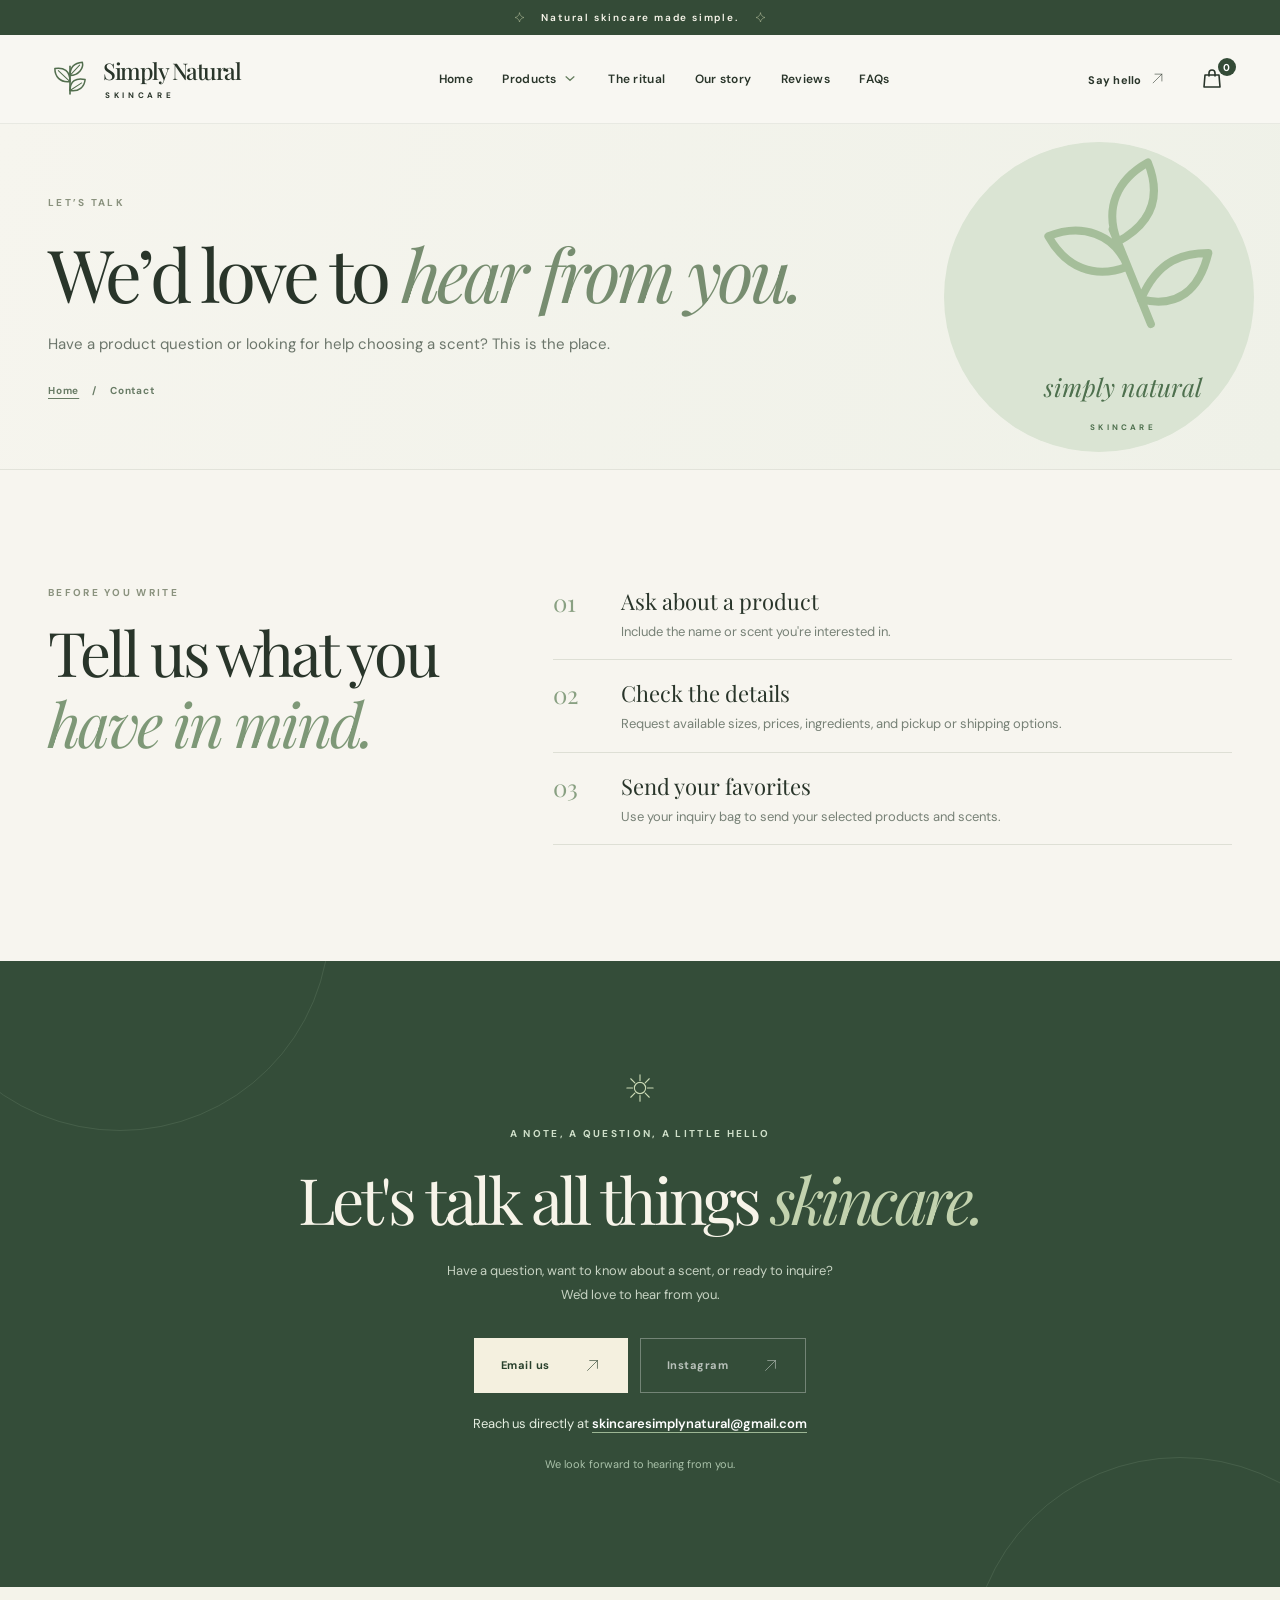
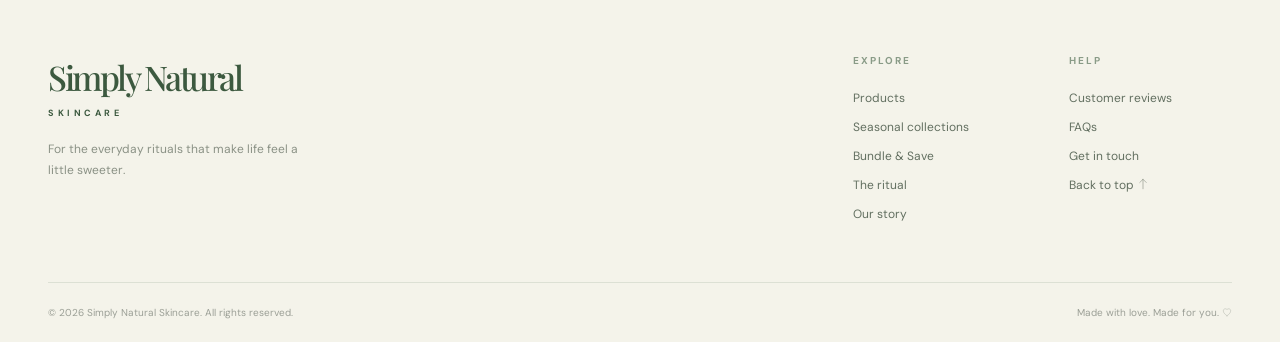
<file: contact.html>
<!DOCTYPE html>

<html lang="en">
<head>
<meta charset="utf-8"/>
<meta content="width=device-width, initial-scale=1" name="viewport"/>
<meta content="#f7f5ef" name="theme-color"/>
<meta content="Ask Simply Natural Skincare about product and scent options, ingredient lists, availability, sizes, pricing, or ordering." name="description"/>
<meta content="website" property="og:type"/>
<meta content="Contact | Simply Natural Skincare" property="og:title"/>
<meta content="Ask Simply Natural Skincare about product and scent options, ingredient lists, availability, sizes, pricing, or ordering." property="og:description"/>
<title>Contact | Simply Natural Skincare</title>
<link href="assets/favicon.svg" rel="icon" type="image/svg+xml"/>
<link href="https://fonts.googleapis.com" rel="preconnect"/>
<link crossorigin="" href="https://fonts.gstatic.com" rel="preconnect"/>
<link href="https://fonts.googleapis.com/css2?family=DM+Sans:wght@400;500;600;700&amp;family=Manrope:wght@400;500;600;700&amp;family=Playfair+Display:ital,wght@0,400;0,500;0,600;1,400;1,500&amp;display=swap" rel="stylesheet"/>
<link href="styles.css" rel="stylesheet"/>
<script defer="" src="script.js"></script>
<script defer="" src="extras.js"></script></head>
<body>
<a class="skip-link" href="#main">Skip to content</a>
<div class="announcement"><span aria-hidden="true" class="tiny-star"><svg aria-hidden="true" class="sns-vector" fill="none" focusable="false" stroke="currentColor" stroke-linecap="round" stroke-linejoin="round" stroke-width="1.8" viewbox="0 0 48 48" xmlns="http://www.w3.org/2000/svg"><path d="M24 4.5c2.9 11.6 7.9 16.6 19.5 19.5C31.9 26.9 26.9 31.9 24 43.5 21.1 31.9 16.1 26.9 4.5 24 16.1 21.1 21.1 16.1 24 4.5Z"></path></svg></span> Natural skincare made simple. <span aria-hidden="true" class="tiny-star"><svg aria-hidden="true" class="sns-vector" fill="none" focusable="false" stroke="currentColor" stroke-linecap="round" stroke-linejoin="round" stroke-width="1.8" viewbox="0 0 48 48" xmlns="http://www.w3.org/2000/svg"><path d="M24 4.5c2.9 11.6 7.9 16.6 19.5 19.5C31.9 26.9 26.9 31.9 24 43.5 21.1 31.9 16.1 26.9 4.5 24 16.1 21.1 21.1 16.1 24 4.5Z"></path></svg></span></div>
<div class="demo-notice" hidden="" id="demoNotice" role="note">Ask about scent availability before ordering. Individual product photos are still being added.</div>
<header class="site-header" id="top">
<div class="nav-container container">
<a aria-label="Simply Natural Skincare home" class="brand" href="index.html">
<span aria-hidden="true" class="brand-mark"><svg fill="none" viewbox="0 0 64 64"><path d="M32 53V13" stroke="currentColor" stroke-linecap="round" stroke-width="2.4"></path><path d="M32 35C17 37 10 27 10 16c13-2 22 3 22 19ZM32 26C45 26 52 15 50 7 38 8 32 14 32 26ZM32 48c13 2 21-5 22-16-13-3-22 2-22 16Z" stroke="currentColor" stroke-linejoin="round" stroke-width="2.2"></path><path d="m15 19 17 16M46 11 32 26M49 37 32 48" stroke="currentColor" stroke-linecap="round" stroke-width="1.5"></path></svg></span>
<span class="brand-type"><strong>Simply Natural</strong><span>SKINCARE</span></span>
</a>
<nav aria-label="Main navigation" class="desktop-nav"><a href="index.html">Home</a><div class="nav-products-group"><a class="nav-products-link" href="scrubs.html">Products</a><button aria-controls="productsSubmenu" aria-expanded="false" aria-label="Open Products submenu" class="nav-products-toggle" type="button"><svg aria-hidden="true" fill="none" stroke="currentColor" stroke-linecap="round" stroke-width="1.5" viewbox="0 0 16 16"><path d="m3.5 5.5 4.5 4 4.5-4"></path></svg></button><div class="nav-products-submenu" hidden="" id="productsSubmenu"><a href="scrubs.html">All products</a><a href="seasonal.html">Seasonal collections</a><a href="bundles.html">Bundle &amp; Save</a></div></div><a href="ritual.html">The ritual</a><a href="story.html">Our story</a><a href="reviews.html">Reviews</a><a href="faq.html">FAQs</a></nav>
<div class="nav-actions">
<a class="header-contact" href="contact.html">Say hello <span aria-hidden="true"><svg aria-hidden="true" class="sns-vector" fill="none" focusable="false" stroke="currentColor" stroke-linecap="round" stroke-linejoin="round" stroke-width="1.8" viewbox="0 0 48 48" xmlns="http://www.w3.org/2000/svg"><path d="M10 38 38 10M16 10h22v22"></path></svg></span></a>
<button aria-label="Open your inquiry bag" class="bag-button" id="openCart" type="button"><svg aria-hidden="true" fill="none" viewbox="0 0 24 24"><path d="M5 8h14l1 12H4L5 8ZM9 9V6a3 3 0 0 1 6 0v3" stroke="currentColor" stroke-linecap="round" stroke-linejoin="round" stroke-width="1.6"></path></svg><span aria-live="polite" class="bag-count" id="cartCount">0</span></button>
<button aria-controls="mobileNav" aria-expanded="false" aria-label="Open menu" class="menu-button" id="menuButton" type="button"><span></span><span></span><span></span></button>
</div>
</div>
<nav aria-label="Mobile navigation" class="mobile-nav" hidden="" id="mobileNav"><a href="index.html">Home</a><a href="scrubs.html">Products</a><div class="mobile-product-sublinks"><a href="seasonal.html">Seasonal collections</a><a href="bundles.html">Bundle &amp; Save</a></div><a href="ritual.html">The ritual</a><a href="story.html">Our story</a><a href="reviews.html">Customer reviews</a><a href="faq.html">FAQs</a><a aria-current="page" href="contact.html">Contact</a></nav>
</header>
<main id="main"><section class="page-banner"><div class="container page-banner-inner">
<div class="page-banner-content"><div class="eyebrow eyebrow-soft">LET’S TALK</div>
<h1>We’d love to <em>hear from you.</em></h1><p>Have a product question or looking for help choosing a scent? This is the place.</p>
<div class="page-breadcrumb"><a href="index.html">Home</a><span aria-hidden="true">/</span><span>Contact</span></div>
</div><div aria-hidden="true" class="page-banner-art"><span class="page-banner-sun"></span><span class="page-banner-stem"><svg aria-hidden="true" class="sns-vector" fill="none" focusable="false" stroke="currentColor" stroke-linecap="round" stroke-linejoin="round" stroke-width="1.8" viewbox="0 0 48 48" xmlns="http://www.w3.org/2000/svg"><path d="M24 40V17M24 26c-8 0-13-5-14-13 8 0 14 5 14 13ZM24 20c0-8 5-13 13-14 0 8-4 13-13 14ZM24 34c7-7 13-6 18-4-5 7-11 9-18 4Z"></path></svg></span><span class="page-banner-mark">simply natural<br/><small>SKINCARE</small></span></div>
</div></section><section class="contact-prelude section-pad"><div class="container contact-prelude-grid"><div><div class="eyebrow eyebrow-soft">BEFORE YOU WRITE</div><h2>Tell us what you <em>have in mind.</em></h2></div><div class="contact-prelude-cards"><article><span>01</span><h3>Ask about a product</h3><p>Include the name or scent you're interested in.</p></article><article><span>02</span><h3>Check the details</h3><p>Request available sizes, prices, ingredients, and pickup or shipping options.</p></article><article><span>03</span><h3>Send your favorites</h3><p>Use your inquiry bag to send your selected products and scents.</p></article></div></div></section><section class="contact-section" id="contact"><div class="container contact-inner"><span aria-hidden="true" class="contact-sun"><svg aria-hidden="true" class="sns-vector" fill="none" focusable="false" stroke="currentColor" stroke-linecap="round" stroke-linejoin="round" stroke-width="1.8" viewbox="0 0 48 48" xmlns="http://www.w3.org/2000/svg"><circle cx="24" cy="24" r="9"></circle><path d="M24 3v9M24 36v9M3 24h9M36 24h9M9.2 9.2l6.5 6.5M32.3 32.3l6.5 6.5M38.8 9.2l-6.5 6.5M15.7 32.3l-6.5 6.5"></path></svg></span><div class="eyebrow">A NOTE, A QUESTION, A LITTLE HELLO</div><h2>Let's talk all things <em>skincare.</em></h2><p>Have a question, want to know about a scent, or ready to inquire? We'd love to hear from you.</p><div class="contact-actions"><a class="btn btn-light" href="mailto:skincaresimplynatural@gmail.com" id="contactEmail">Email us <span aria-hidden="true"><svg aria-hidden="true" class="sns-vector" fill="none" focusable="false" stroke="currentColor" stroke-linecap="round" stroke-linejoin="round" stroke-width="1.8" viewbox="0 0 48 48" xmlns="http://www.w3.org/2000/svg"><path d="M10 38 38 10M16 10h22v22"></path></svg></span></a><a aria-disabled="true" class="btn btn-line-light" href="#" id="contactInstagram">Instagram <span aria-hidden="true"><svg aria-hidden="true" class="sns-vector" fill="none" focusable="false" stroke="currentColor" stroke-linecap="round" stroke-linejoin="round" stroke-width="1.8" viewbox="0 0 48 48" xmlns="http://www.w3.org/2000/svg"><path d="M10 38 38 10M16 10h22v22"></path></svg></span></a></div><p class="contact-email-address">Reach us directly at <a href="mailto:skincaresimplynatural@gmail.com">skincaresimplynatural@gmail.com</a></p><p aria-live="polite" class="contact-status" id="contactStatus">We look forward to hearing from you <svg aria-hidden="true" class="sns-vector" fill="none" focusable="false" stroke="currentColor" stroke-linecap="round" stroke-linejoin="round" stroke-width="1.8" viewbox="0 0 48 48" xmlns="http://www.w3.org/2000/svg"><path d="M24 42S6 31.5 6 18.8a10.2 10.2 0 0 1 18-6.7 10.2 10.2 0 0 1 18 6.7C42 31.5 24 42 24 42Z"></path></svg></p></div></section></main><footer class="footer"><div class="container"><div class="footer-main"><div><a class="footer-brand" href="index.html">Simply Natural <span>SKINCARE</span></a><p>For the everyday rituals that make life feel a little sweeter.</p></div><div class="footer-links"><div><span>EXPLORE</span><a href="scrubs.html">Products</a><a href="seasonal.html">Seasonal collections</a><a href="bundles.html">Bundle &amp; Save</a><a href="ritual.html">The ritual</a><a href="story.html">Our story</a></div><div><span>HELP</span><a href="reviews.html">Customer reviews</a><a href="faq.html">FAQs</a><a href="contact.html">Get in touch</a><a href="index.html">Back to top <svg aria-hidden="true" class="sns-vector" fill="none" focusable="false" stroke="currentColor" stroke-linecap="round" stroke-linejoin="round" stroke-width="1.8" viewbox="0 0 48 48" xmlns="http://www.w3.org/2000/svg"><path d="M24 43V5M11 18 24 5l13 13"></path></svg></a></div></div></div><div class="footer-bottom"><span>© <span id="year"></span> Simply Natural Skincare. All rights reserved.</span><span>Made with love. Made for you. <svg aria-hidden="true" class="sns-vector" fill="none" focusable="false" stroke="currentColor" stroke-linecap="round" stroke-linejoin="round" stroke-width="1.8" viewbox="0 0 48 48" xmlns="http://www.w3.org/2000/svg"><path d="M24 42S6 31.5 6 18.8a10.2 10.2 0 0 1 18-6.7 10.2 10.2 0 0 1 18 6.7C42 31.5 24 42 24 42Z"></path></svg></span></div></div></footer><div class="drawer-backdrop" hidden="" id="cartBackdrop"></div><aside aria-labelledby="cartTitle" aria-modal="true" class="cart-drawer" hidden="" id="cartDrawer" role="dialog">
<div class="cart-top"><div><span class="eyebrow eyebrow-soft">YOUR FAVORITES</span><h2 id="cartTitle">Inquiry bag <span id="cartHeadingCount">(0)</span></h2></div><button aria-label="Close bag" class="icon-close" id="closeCart" type="button">×</button></div>
<div class="cart-body" id="cartItems"></div>
<div class="cart-footer"><p class="cart-note">This is an inquiry only. No payment will be collected on this website; we'll confirm details and pricing first.</p><button class="btn btn-dark cart-action" id="copyRequest" type="button">Copy inquiry <span aria-hidden="true"><svg aria-hidden="true" class="sns-vector" fill="none" focusable="false" stroke="currentColor" stroke-linecap="round" stroke-linejoin="round" stroke-width="1.8" viewbox="0 0 48 48" xmlns="http://www.w3.org/2000/svg"><path d="M10 38 38 10M16 10h22v22"></path></svg></span></button><button class="btn btn-outline cart-action" id="emailRequest" type="button">Email inquiry <span aria-hidden="true"><svg aria-hidden="true" class="sns-vector" fill="none" focusable="false" stroke="currentColor" stroke-linecap="round" stroke-linejoin="round" stroke-width="1.8" viewbox="0 0 48 48" xmlns="http://www.w3.org/2000/svg"><path d="M10 38 38 10M16 10h22v22"></path></svg></span></button><p aria-live="polite" class="cart-feedback" id="cartFeedback"></p></div>
</aside><div class="modal-backdrop" hidden="" id="productBackdrop"></div><div aria-labelledby="modalProductName" aria-modal="true" class="product-modal" hidden="" id="productModal" role="dialog"><button aria-label="Close product details" class="icon-close modal-close" id="closeProduct" type="button">×</button><div id="modalContent"></div></div><div aria-live="polite" class="toast" id="toast" role="status"></div></body>
</html>
</file>
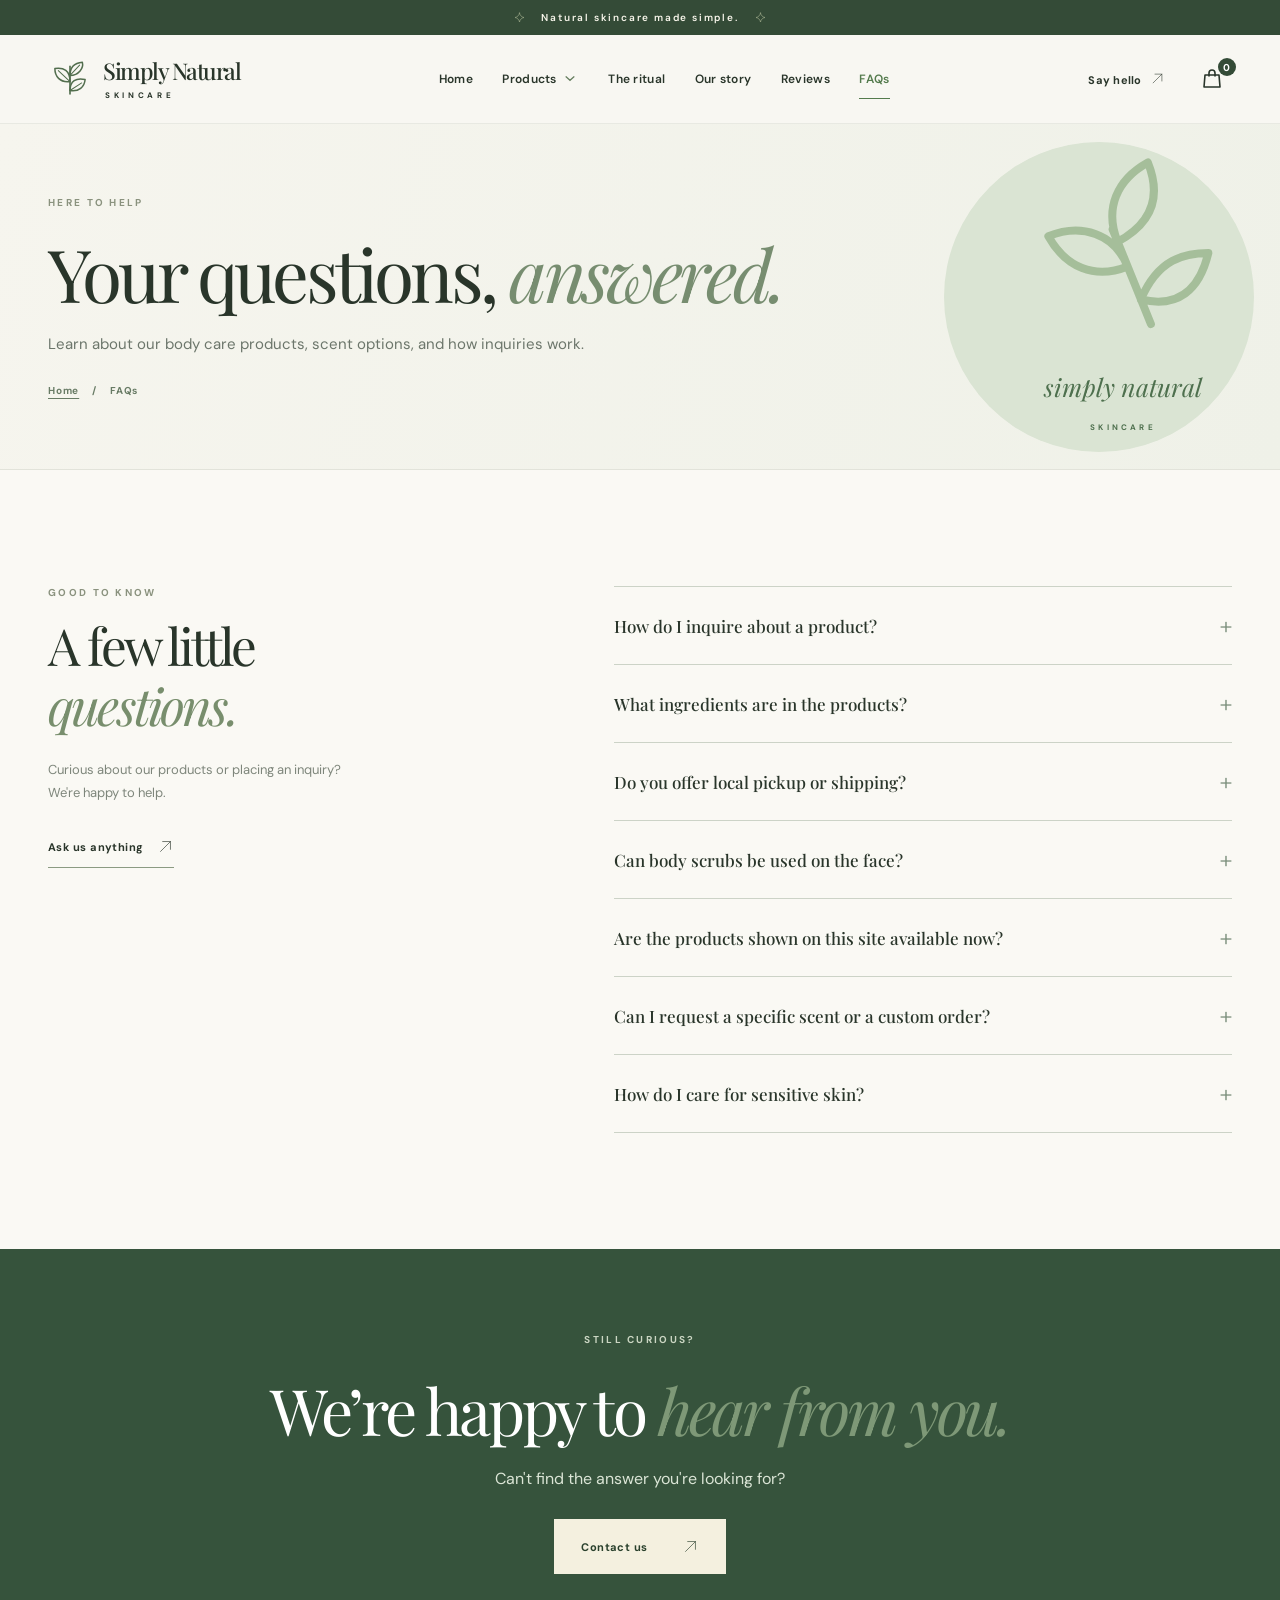
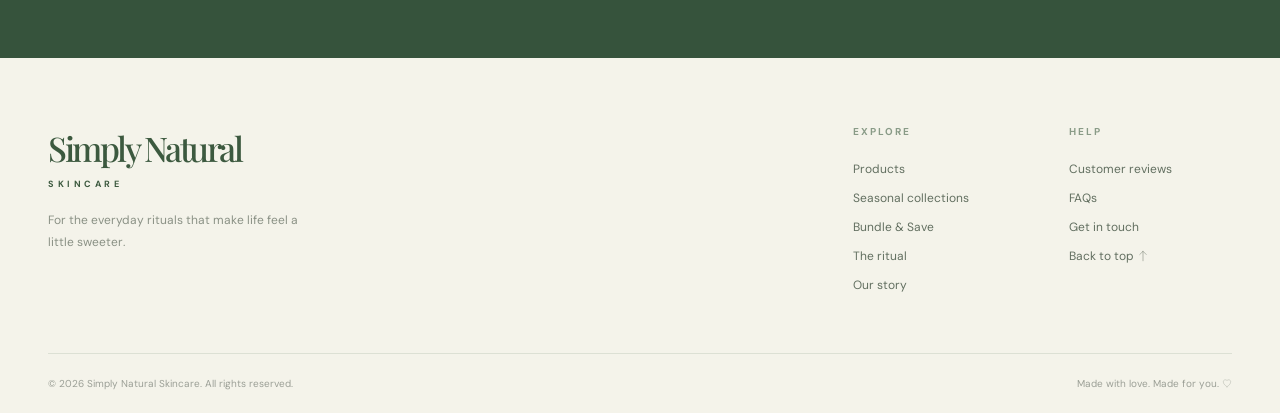
<file: faq.html>
<!DOCTYPE html>

<html lang="en">
<head>
<meta charset="utf-8"/>
<meta content="width=device-width, initial-scale=1" name="viewport"/>
<meta content="#f7f5ef" name="theme-color"/>
<meta content="Answers about skincare product ingredients, prices, scent selections, ordering, availability and product care." name="description"/>
<meta content="website" property="og:type"/>
<meta content="Frequently Asked Questions | Simply Natural Skincare" property="og:title"/>
<meta content="Answers about skincare product ingredients, prices, scent selections, ordering, availability and product care." property="og:description"/>
<title>Frequently Asked Questions | Simply Natural Skincare</title>
<link href="assets/favicon.svg" rel="icon" type="image/svg+xml"/>
<link href="https://fonts.googleapis.com" rel="preconnect"/>
<link crossorigin="" href="https://fonts.gstatic.com" rel="preconnect"/>
<link href="https://fonts.googleapis.com/css2?family=DM+Sans:wght@400;500;600;700&amp;family=Manrope:wght@400;500;600;700&amp;family=Playfair+Display:ital,wght@0,400;0,500;0,600;1,400;1,500&amp;display=swap" rel="stylesheet"/>
<link href="styles.css" rel="stylesheet"/>
<script defer="" src="script.js"></script>
<script defer="" src="extras.js"></script></head>
<body>
<a class="skip-link" href="#main">Skip to content</a>
<div class="announcement"><span aria-hidden="true" class="tiny-star"><svg aria-hidden="true" class="sns-vector" fill="none" focusable="false" stroke="currentColor" stroke-linecap="round" stroke-linejoin="round" stroke-width="1.8" viewbox="0 0 48 48" xmlns="http://www.w3.org/2000/svg"><path d="M24 4.5c2.9 11.6 7.9 16.6 19.5 19.5C31.9 26.9 26.9 31.9 24 43.5 21.1 31.9 16.1 26.9 4.5 24 16.1 21.1 21.1 16.1 24 4.5Z"></path></svg></span> Natural skincare made simple. <span aria-hidden="true" class="tiny-star"><svg aria-hidden="true" class="sns-vector" fill="none" focusable="false" stroke="currentColor" stroke-linecap="round" stroke-linejoin="round" stroke-width="1.8" viewbox="0 0 48 48" xmlns="http://www.w3.org/2000/svg"><path d="M24 4.5c2.9 11.6 7.9 16.6 19.5 19.5C31.9 26.9 26.9 31.9 24 43.5 21.1 31.9 16.1 26.9 4.5 24 16.1 21.1 21.1 16.1 24 4.5Z"></path></svg></span></div>
<div class="demo-notice" hidden="" id="demoNotice" role="note">Ask about scent availability before ordering. Individual product photos are still being added.</div>
<header class="site-header" id="top">
<div class="nav-container container">
<a aria-label="Simply Natural Skincare home" class="brand" href="index.html">
<span aria-hidden="true" class="brand-mark"><svg fill="none" viewbox="0 0 64 64"><path d="M32 53V13" stroke="currentColor" stroke-linecap="round" stroke-width="2.4"></path><path d="M32 35C17 37 10 27 10 16c13-2 22 3 22 19ZM32 26C45 26 52 15 50 7 38 8 32 14 32 26ZM32 48c13 2 21-5 22-16-13-3-22 2-22 16Z" stroke="currentColor" stroke-linejoin="round" stroke-width="2.2"></path><path d="m15 19 17 16M46 11 32 26M49 37 32 48" stroke="currentColor" stroke-linecap="round" stroke-width="1.5"></path></svg></span>
<span class="brand-type"><strong>Simply Natural</strong><span>SKINCARE</span></span>
</a>
<nav aria-label="Main navigation" class="desktop-nav"><a href="index.html">Home</a><div class="nav-products-group"><a class="nav-products-link" href="scrubs.html">Products</a><button aria-controls="productsSubmenu" aria-expanded="false" aria-label="Open Products submenu" class="nav-products-toggle" type="button"><svg aria-hidden="true" fill="none" stroke="currentColor" stroke-linecap="round" stroke-width="1.5" viewbox="0 0 16 16"><path d="m3.5 5.5 4.5 4 4.5-4"></path></svg></button><div class="nav-products-submenu" hidden="" id="productsSubmenu"><a href="scrubs.html">All products</a><a href="seasonal.html">Seasonal collections</a><a href="bundles.html">Bundle &amp; Save</a></div></div><a href="ritual.html">The ritual</a><a href="story.html">Our story</a><a href="reviews.html">Reviews</a><a aria-current="page" href="faq.html">FAQs</a></nav>
<div class="nav-actions">
<a class="header-contact" href="contact.html">Say hello <span aria-hidden="true"><svg aria-hidden="true" class="sns-vector" fill="none" focusable="false" stroke="currentColor" stroke-linecap="round" stroke-linejoin="round" stroke-width="1.8" viewbox="0 0 48 48" xmlns="http://www.w3.org/2000/svg"><path d="M10 38 38 10M16 10h22v22"></path></svg></span></a>
<button aria-label="Open your inquiry bag" class="bag-button" id="openCart" type="button"><svg aria-hidden="true" fill="none" viewbox="0 0 24 24"><path d="M5 8h14l1 12H4L5 8ZM9 9V6a3 3 0 0 1 6 0v3" stroke="currentColor" stroke-linecap="round" stroke-linejoin="round" stroke-width="1.6"></path></svg><span aria-live="polite" class="bag-count" id="cartCount">0</span></button>
<button aria-controls="mobileNav" aria-expanded="false" aria-label="Open menu" class="menu-button" id="menuButton" type="button"><span></span><span></span><span></span></button>
</div>
</div>
<nav aria-label="Mobile navigation" class="mobile-nav" hidden="" id="mobileNav"><a href="index.html">Home</a><a href="scrubs.html">Products</a><div class="mobile-product-sublinks"><a href="seasonal.html">Seasonal collections</a><a href="bundles.html">Bundle &amp; Save</a></div><a href="ritual.html">The ritual</a><a href="story.html">Our story</a><a href="reviews.html">Customer reviews</a><a aria-current="page" href="faq.html">FAQs</a><a href="contact.html">Contact</a></nav>
</header>
<main id="main"><section class="page-banner"><div class="container page-banner-inner">
<div class="page-banner-content"><div class="eyebrow eyebrow-soft">HERE TO HELP</div>
<h1>Your questions, <em>answered.</em></h1><p>Learn about our body care products, scent options, and how inquiries work.</p>
<div class="page-breadcrumb"><a href="index.html">Home</a><span aria-hidden="true">/</span><span>FAQs</span></div>
</div><div aria-hidden="true" class="page-banner-art"><span class="page-banner-sun"></span><span class="page-banner-stem"><svg aria-hidden="true" class="sns-vector" fill="none" focusable="false" stroke="currentColor" stroke-linecap="round" stroke-linejoin="round" stroke-width="1.8" viewbox="0 0 48 48" xmlns="http://www.w3.org/2000/svg"><path d="M24 40V17M24 26c-8 0-13-5-14-13 8 0 14 5 14 13ZM24 20c0-8 5-13 13-14 0 8-4 13-13 14ZM24 34c7-7 13-6 18-4-5 7-11 9-18 4Z"></path></svg></span><span class="page-banner-mark">simply natural<br/><small>SKINCARE</small></span></div>
</div></section><section class="faq-section section-pad" id="faq"><div class="container faq-grid"><div class="faq-intro"><div class="eyebrow eyebrow-soft">GOOD TO KNOW</div><h2>A few little <em>questions.</em></h2><p>Curious about our products or placing an inquiry? We're happy to help.</p><a class="text-link" href="contact.html">Ask us anything <span aria-hidden="true"><svg aria-hidden="true" class="sns-vector" fill="none" focusable="false" stroke="currentColor" stroke-linecap="round" stroke-linejoin="round" stroke-width="1.8" viewbox="0 0 48 48" xmlns="http://www.w3.org/2000/svg"><path d="M10 38 38 10M16 10h22v22"></path></svg></span></a></div><div class="faq-list"><details><summary>How do I inquire about a product?<span>+</span></summary><p>Browse the products, add your favorites to your inquiry bag, and copy or email your request. Mention your preferred scent, if any. We’ll confirm scent availability and ordering details before a purchase is made.</p></details><details><summary>What ingredients are in the products?<span>+</span></summary><p>Open a product’s Details and expand “Full ingredients” to see the provided ingredient list. The Lip Balm ingredient list is still pending. Several products contain sweet almond oil or coconut oil, and the Deodorant contains beeswax. Please review ingredients before ordering, especially if you have allergies or sensitive skin.</p></details><details><summary>Do you offer local pickup or shipping?<span>+</span></summary><p>Pickup, delivery, and shipping options are confirmed directly when you inquire. Nothing is charged through this website.</p></details><details><summary>Can body scrubs be used on the face?<span>+</span></summary><p>Use each product only as directed. Body scrubs aren't necessarily formulated for delicate facial skin. Avoid applying to broken or irritated skin, and discontinue use if irritation occurs.</p></details>
<details><summary>Are the products shown on this site available now?<span>+</span></summary><p>The product types and scents shown come from our current menu, but specific scent pairings and stock can change. Prices and sizes are listed on each product card, but please reconfirm them before ordering. Please check availability before ordering.</p></details>
<details><summary>Can I request a specific scent or a custom order?<span>+</span></summary><p>You're welcome to ask about your preference. Custom requests are not guaranteed and will need to be confirmed directly.</p></details>
<details><summary>How do I care for sensitive skin?<span>+</span></summary><p>Read the ingredients in the product details and request usage directions before trying it. Consider patch-testing as directed and avoid scrubbing irritated or broken skin.</p></details>
</div></div></section><section class="page-cta"><div class="container page-cta-inner"><div class="eyebrow">STILL CURIOUS?</div><h2>We’re happy to <em>hear from you.</em></h2><p>Can't find the answer you're looking for?</p><a class="btn btn-light" href="contact.html">Contact us <span aria-hidden="true"><svg aria-hidden="true" class="sns-vector" fill="none" focusable="false" stroke="currentColor" stroke-linecap="round" stroke-linejoin="round" stroke-width="1.8" viewbox="0 0 48 48" xmlns="http://www.w3.org/2000/svg"><path d="M10 38 38 10M16 10h22v22"></path></svg></span></a></div></section></main><footer class="footer"><div class="container"><div class="footer-main"><div><a class="footer-brand" href="index.html">Simply Natural <span>SKINCARE</span></a><p>For the everyday rituals that make life feel a little sweeter.</p></div><div class="footer-links"><div><span>EXPLORE</span><a href="scrubs.html">Products</a><a href="seasonal.html">Seasonal collections</a><a href="bundles.html">Bundle &amp; Save</a><a href="ritual.html">The ritual</a><a href="story.html">Our story</a></div><div><span>HELP</span><a href="reviews.html">Customer reviews</a><a href="faq.html">FAQs</a><a href="contact.html">Get in touch</a><a href="index.html">Back to top <svg aria-hidden="true" class="sns-vector" fill="none" focusable="false" stroke="currentColor" stroke-linecap="round" stroke-linejoin="round" stroke-width="1.8" viewbox="0 0 48 48" xmlns="http://www.w3.org/2000/svg"><path d="M24 43V5M11 18 24 5l13 13"></path></svg></a></div></div></div><div class="footer-bottom"><span>© <span id="year"></span> Simply Natural Skincare. All rights reserved.</span><span>Made with love. Made for you. <svg aria-hidden="true" class="sns-vector" fill="none" focusable="false" stroke="currentColor" stroke-linecap="round" stroke-linejoin="round" stroke-width="1.8" viewbox="0 0 48 48" xmlns="http://www.w3.org/2000/svg"><path d="M24 42S6 31.5 6 18.8a10.2 10.2 0 0 1 18-6.7 10.2 10.2 0 0 1 18 6.7C42 31.5 24 42 24 42Z"></path></svg></span></div></div></footer><div class="drawer-backdrop" hidden="" id="cartBackdrop"></div><aside aria-labelledby="cartTitle" aria-modal="true" class="cart-drawer" hidden="" id="cartDrawer" role="dialog">
<div class="cart-top"><div><span class="eyebrow eyebrow-soft">YOUR FAVORITES</span><h2 id="cartTitle">Inquiry bag <span id="cartHeadingCount">(0)</span></h2></div><button aria-label="Close bag" class="icon-close" id="closeCart" type="button">×</button></div>
<div class="cart-body" id="cartItems"></div>
<div class="cart-footer"><p class="cart-note">This is an inquiry only. No payment will be collected on this website; we'll confirm details and pricing first.</p><button class="btn btn-dark cart-action" id="copyRequest" type="button">Copy inquiry <span aria-hidden="true"><svg aria-hidden="true" class="sns-vector" fill="none" focusable="false" stroke="currentColor" stroke-linecap="round" stroke-linejoin="round" stroke-width="1.8" viewbox="0 0 48 48" xmlns="http://www.w3.org/2000/svg"><path d="M10 38 38 10M16 10h22v22"></path></svg></span></button><button class="btn btn-outline cart-action" id="emailRequest" type="button">Email inquiry <span aria-hidden="true"><svg aria-hidden="true" class="sns-vector" fill="none" focusable="false" stroke="currentColor" stroke-linecap="round" stroke-linejoin="round" stroke-width="1.8" viewbox="0 0 48 48" xmlns="http://www.w3.org/2000/svg"><path d="M10 38 38 10M16 10h22v22"></path></svg></span></button><p aria-live="polite" class="cart-feedback" id="cartFeedback"></p></div>
</aside><div class="modal-backdrop" hidden="" id="productBackdrop"></div><div aria-labelledby="modalProductName" aria-modal="true" class="product-modal" hidden="" id="productModal" role="dialog"><button aria-label="Close product details" class="icon-close modal-close" id="closeProduct" type="button">×</button><div id="modalContent"></div></div><div aria-live="polite" class="toast" id="toast" role="status"></div></body>
</html>
</file>
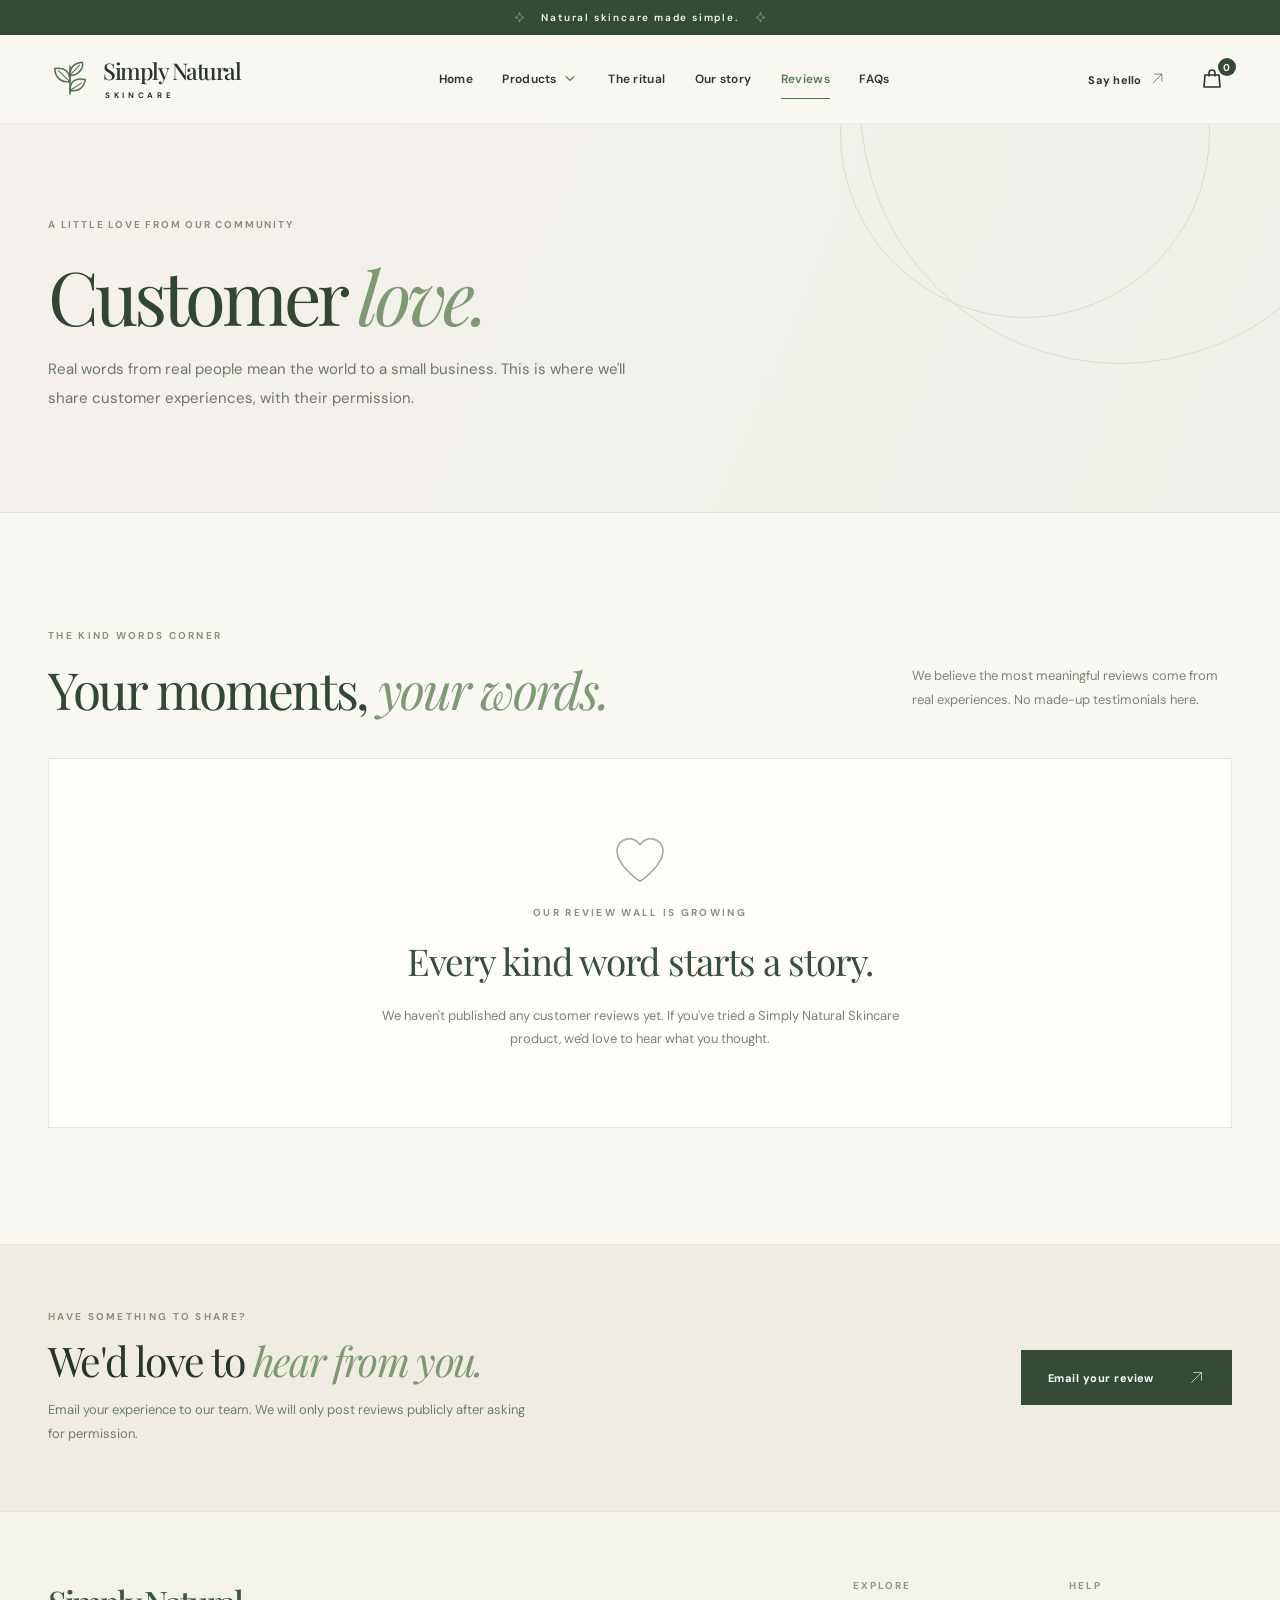
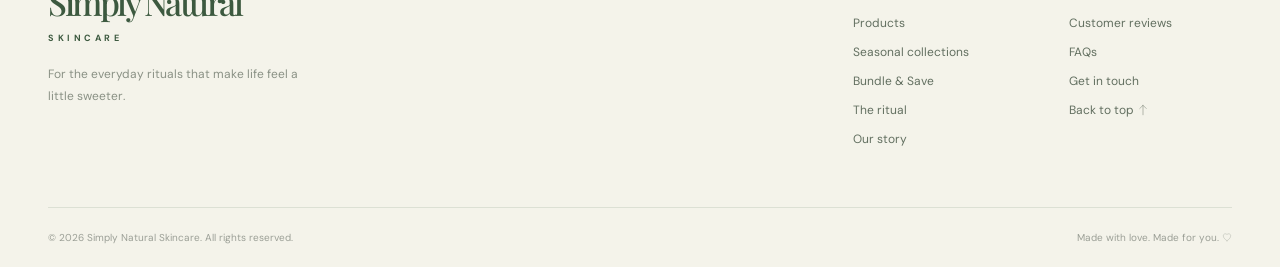
<file: reviews.html>
<!DOCTYPE html>

<html lang="en">
<head>
<meta charset="utf-8"/>
<meta content="width=device-width, initial-scale=1" name="viewport"/>
<meta content="#f7f5ef" name="theme-color"/>
<meta content="Read genuine Simply Natural Skincare customer reviews and learn how to share yours." name="description"/>
<meta content="website" property="og:type"/>
<meta content="Customer Reviews | Simply Natural Skincare" property="og:title"/>
<meta content="Read genuine Simply Natural Skincare customer reviews and learn how to share yours." property="og:description"/>
<title>Customer Reviews | Simply Natural Skincare</title>
<link href="assets/favicon.svg" rel="icon" type="image/svg+xml"/>
<link href="https://fonts.googleapis.com" rel="preconnect"/>
<link crossorigin="" href="https://fonts.gstatic.com" rel="preconnect"/>
<link href="https://fonts.googleapis.com/css2?family=DM+Sans:wght@400;500;600;700&amp;family=Manrope:wght@400;500;600;700&amp;family=Playfair+Display:ital,wght@0,400;0,500;0,600;1,400;1,500&amp;display=swap" rel="stylesheet"/>
<link href="styles.css" rel="stylesheet"/>
<script defer="" src="script.js"></script>
<script defer="" src="extras.js"></script></head>
<body>
<a class="skip-link" href="#main">Skip to content</a>
<div class="announcement"><span aria-hidden="true" class="tiny-star"><svg aria-hidden="true" class="sns-vector" fill="none" focusable="false" stroke="currentColor" stroke-linecap="round" stroke-linejoin="round" stroke-width="1.8" viewbox="0 0 48 48" xmlns="http://www.w3.org/2000/svg"><path d="M24 4.5c2.9 11.6 7.9 16.6 19.5 19.5C31.9 26.9 26.9 31.9 24 43.5 21.1 31.9 16.1 26.9 4.5 24 16.1 21.1 21.1 16.1 24 4.5Z"></path></svg></span> Natural skincare made simple. <span aria-hidden="true" class="tiny-star"><svg aria-hidden="true" class="sns-vector" fill="none" focusable="false" stroke="currentColor" stroke-linecap="round" stroke-linejoin="round" stroke-width="1.8" viewbox="0 0 48 48" xmlns="http://www.w3.org/2000/svg"><path d="M24 4.5c2.9 11.6 7.9 16.6 19.5 19.5C31.9 26.9 26.9 31.9 24 43.5 21.1 31.9 16.1 26.9 4.5 24 16.1 21.1 21.1 16.1 24 4.5Z"></path></svg></span></div>
<div class="demo-notice" hidden="" id="demoNotice" role="note">Ask about scent availability before ordering. Individual product photos are still being added.</div>
<header class="site-header" id="top">
<div class="nav-container container">
<a aria-label="Simply Natural Skincare home" class="brand" href="index.html">
<span aria-hidden="true" class="brand-mark"><svg fill="none" viewbox="0 0 64 64"><path d="M32 53V13" stroke="currentColor" stroke-linecap="round" stroke-width="2.4"></path><path d="M32 35C17 37 10 27 10 16c13-2 22 3 22 19ZM32 26C45 26 52 15 50 7 38 8 32 14 32 26ZM32 48c13 2 21-5 22-16-13-3-22 2-22 16Z" stroke="currentColor" stroke-linejoin="round" stroke-width="2.2"></path><path d="m15 19 17 16M46 11 32 26M49 37 32 48" stroke="currentColor" stroke-linecap="round" stroke-width="1.5"></path></svg></span>
<span class="brand-type"><strong>Simply Natural</strong><span>SKINCARE</span></span>
</a>
<nav aria-label="Main navigation" class="desktop-nav"><a href="index.html">Home</a><div class="nav-products-group"><a class="nav-products-link" href="scrubs.html">Products</a><button aria-controls="productsSubmenu" aria-expanded="false" aria-label="Open Products submenu" class="nav-products-toggle" type="button"><svg aria-hidden="true" fill="none" stroke="currentColor" stroke-linecap="round" stroke-width="1.5" viewbox="0 0 16 16"><path d="m3.5 5.5 4.5 4 4.5-4"></path></svg></button><div class="nav-products-submenu" hidden="" id="productsSubmenu"><a href="scrubs.html">All products</a><a href="seasonal.html">Seasonal collections</a><a href="bundles.html">Bundle &amp; Save</a></div></div><a href="ritual.html">The ritual</a><a href="story.html">Our story</a><a aria-current="page" href="reviews.html">Reviews</a><a href="faq.html">FAQs</a></nav>
<div class="nav-actions">
<a class="header-contact" href="contact.html">Say hello <span aria-hidden="true"><svg aria-hidden="true" class="sns-vector" fill="none" focusable="false" stroke="currentColor" stroke-linecap="round" stroke-linejoin="round" stroke-width="1.8" viewbox="0 0 48 48" xmlns="http://www.w3.org/2000/svg"><path d="M10 38 38 10M16 10h22v22"></path></svg></span></a>
<button aria-label="Open your inquiry bag" class="bag-button" id="openCart" type="button"><svg aria-hidden="true" fill="none" viewbox="0 0 24 24"><path d="M5 8h14l1 12H4L5 8ZM9 9V6a3 3 0 0 1 6 0v3" stroke="currentColor" stroke-linecap="round" stroke-linejoin="round" stroke-width="1.6"></path></svg><span aria-live="polite" class="bag-count" id="cartCount">0</span></button>
<button aria-controls="mobileNav" aria-expanded="false" aria-label="Open menu" class="menu-button" id="menuButton" type="button"><span></span><span></span><span></span></button>
</div>
</div>
<nav aria-label="Mobile navigation" class="mobile-nav" hidden="" id="mobileNav"><a href="index.html">Home</a><a href="scrubs.html">Products</a><div class="mobile-product-sublinks"><a href="seasonal.html">Seasonal collections</a><a href="bundles.html">Bundle &amp; Save</a></div><a href="ritual.html">The ritual</a><a href="story.html">Our story</a><a aria-current="page" href="reviews.html">Customer reviews</a><a href="faq.html">FAQs</a><a href="contact.html">Contact</a></nav>
</header>
<main id="main"><section class="new-page-hero reviews-hero"><div class="container new-page-hero-inner"><div class="eyebrow eyebrow-soft">A LITTLE LOVE FROM OUR COMMUNITY</div><h1>Customer <em>love.</em></h1><p>Real words from real people mean the world to a small business. This is where we'll share customer experiences, with their permission.</p></div></section>
<section class="section-pad reviews-section"><div class="container"><div class="new-section-lead"><div><span class="eyebrow eyebrow-soft">THE KIND WORDS CORNER</span><h2>Your moments, <em>your words.</em></h2></div><p>We believe the most meaningful reviews come from real experiences. No made-up testimonials here.</p></div>
<div class="reviews-list" id="reviewsList"><div class="reviews-empty"><div aria-hidden="true" class="reviews-heart"><svg aria-hidden="true" fill="none" stroke="currentColor" stroke-linecap="round" stroke-linejoin="round" stroke-width="1.8" viewbox="0 0 72 72"><path d="M36 60S10 43 10 25a14 14 0 0 1 26-6 14 14 0 0 1 26 6C62 43 36 60 36 60Z"></path></svg></div><span class="eyebrow eyebrow-soft">OUR REVIEW WALL IS GROWING</span><h3>Every kind word starts a story.</h3><p>We haven't published any customer reviews yet. If you've tried a Simply Natural Skincare product, we'd love to hear what you thought.</p></div></div></div></section>
<section class="new-soft-cta review-invitation"><div class="container new-soft-cta-inner"><div><div class="eyebrow eyebrow-soft">HAVE SOMETHING TO SHARE?</div><h2>We'd love to <em>hear from you.</em></h2><p>Email your experience to our team. We will only post reviews publicly after asking for permission.</p></div><a class="btn btn-dark" href="mailto:skincaresimplynatural@gmail.com?subject=Customer%20review%20for%20Simply%20Natural%20Skincare" id="reviewEmailLink">Email your review <span aria-hidden="true"><svg aria-hidden="true" class="sns-vector" fill="none" stroke="currentColor" stroke-linecap="round" stroke-linejoin="round" stroke-width="1.8" viewbox="0 0 48 48" xmlns="http://www.w3.org/2000/svg"><path d="M10 38 38 10M16 10h22v22"></path></svg></span></a></div></section></main><footer class="footer"><div class="container"><div class="footer-main"><div><a class="footer-brand" href="index.html">Simply Natural <span>SKINCARE</span></a><p>For the everyday rituals that make life feel a little sweeter.</p></div><div class="footer-links"><div><span>EXPLORE</span><a href="scrubs.html">Products</a><a href="seasonal.html">Seasonal collections</a><a href="bundles.html">Bundle &amp; Save</a><a href="ritual.html">The ritual</a><a href="story.html">Our story</a></div><div><span>HELP</span><a href="reviews.html">Customer reviews</a><a href="faq.html">FAQs</a><a href="contact.html">Get in touch</a><a href="index.html">Back to top <svg aria-hidden="true" class="sns-vector" fill="none" focusable="false" stroke="currentColor" stroke-linecap="round" stroke-linejoin="round" stroke-width="1.8" viewbox="0 0 48 48" xmlns="http://www.w3.org/2000/svg"><path d="M24 43V5M11 18 24 5l13 13"></path></svg></a></div></div></div><div class="footer-bottom"><span>© <span id="year"></span> Simply Natural Skincare. All rights reserved.</span><span>Made with love. Made for you. <svg aria-hidden="true" class="sns-vector" fill="none" focusable="false" stroke="currentColor" stroke-linecap="round" stroke-linejoin="round" stroke-width="1.8" viewbox="0 0 48 48" xmlns="http://www.w3.org/2000/svg"><path d="M24 42S6 31.5 6 18.8a10.2 10.2 0 0 1 18-6.7 10.2 10.2 0 0 1 18 6.7C42 31.5 24 42 24 42Z"></path></svg></span></div></div></footer><div class="drawer-backdrop" hidden="" id="cartBackdrop"></div><aside aria-labelledby="cartTitle" aria-modal="true" class="cart-drawer" hidden="" id="cartDrawer" role="dialog">
<div class="cart-top"><div><span class="eyebrow eyebrow-soft">YOUR FAVORITES</span><h2 id="cartTitle">Inquiry bag <span id="cartHeadingCount">(0)</span></h2></div><button aria-label="Close bag" class="icon-close" id="closeCart" type="button">×</button></div>
<div class="cart-body" id="cartItems"></div>
<div class="cart-footer"><p class="cart-note">This is an inquiry only. No payment will be collected on this website; we'll confirm details and pricing first.</p><button class="btn btn-dark cart-action" id="copyRequest" type="button">Copy inquiry <span aria-hidden="true"><svg aria-hidden="true" class="sns-vector" fill="none" focusable="false" stroke="currentColor" stroke-linecap="round" stroke-linejoin="round" stroke-width="1.8" viewbox="0 0 48 48" xmlns="http://www.w3.org/2000/svg"><path d="M10 38 38 10M16 10h22v22"></path></svg></span></button><button class="btn btn-outline cart-action" id="emailRequest" type="button">Email inquiry <span aria-hidden="true"><svg aria-hidden="true" class="sns-vector" fill="none" focusable="false" stroke="currentColor" stroke-linecap="round" stroke-linejoin="round" stroke-width="1.8" viewbox="0 0 48 48" xmlns="http://www.w3.org/2000/svg"><path d="M10 38 38 10M16 10h22v22"></path></svg></span></button><p aria-live="polite" class="cart-feedback" id="cartFeedback"></p></div>
</aside><div class="modal-backdrop" hidden="" id="productBackdrop"></div><div aria-labelledby="modalProductName" aria-modal="true" class="product-modal" hidden="" id="productModal" role="dialog"><button aria-label="Close product details" class="icon-close modal-close" id="closeProduct" type="button">×</button><div id="modalContent"></div></div><div aria-live="polite" class="toast" id="toast" role="status"></div></body>
</html>
</file>
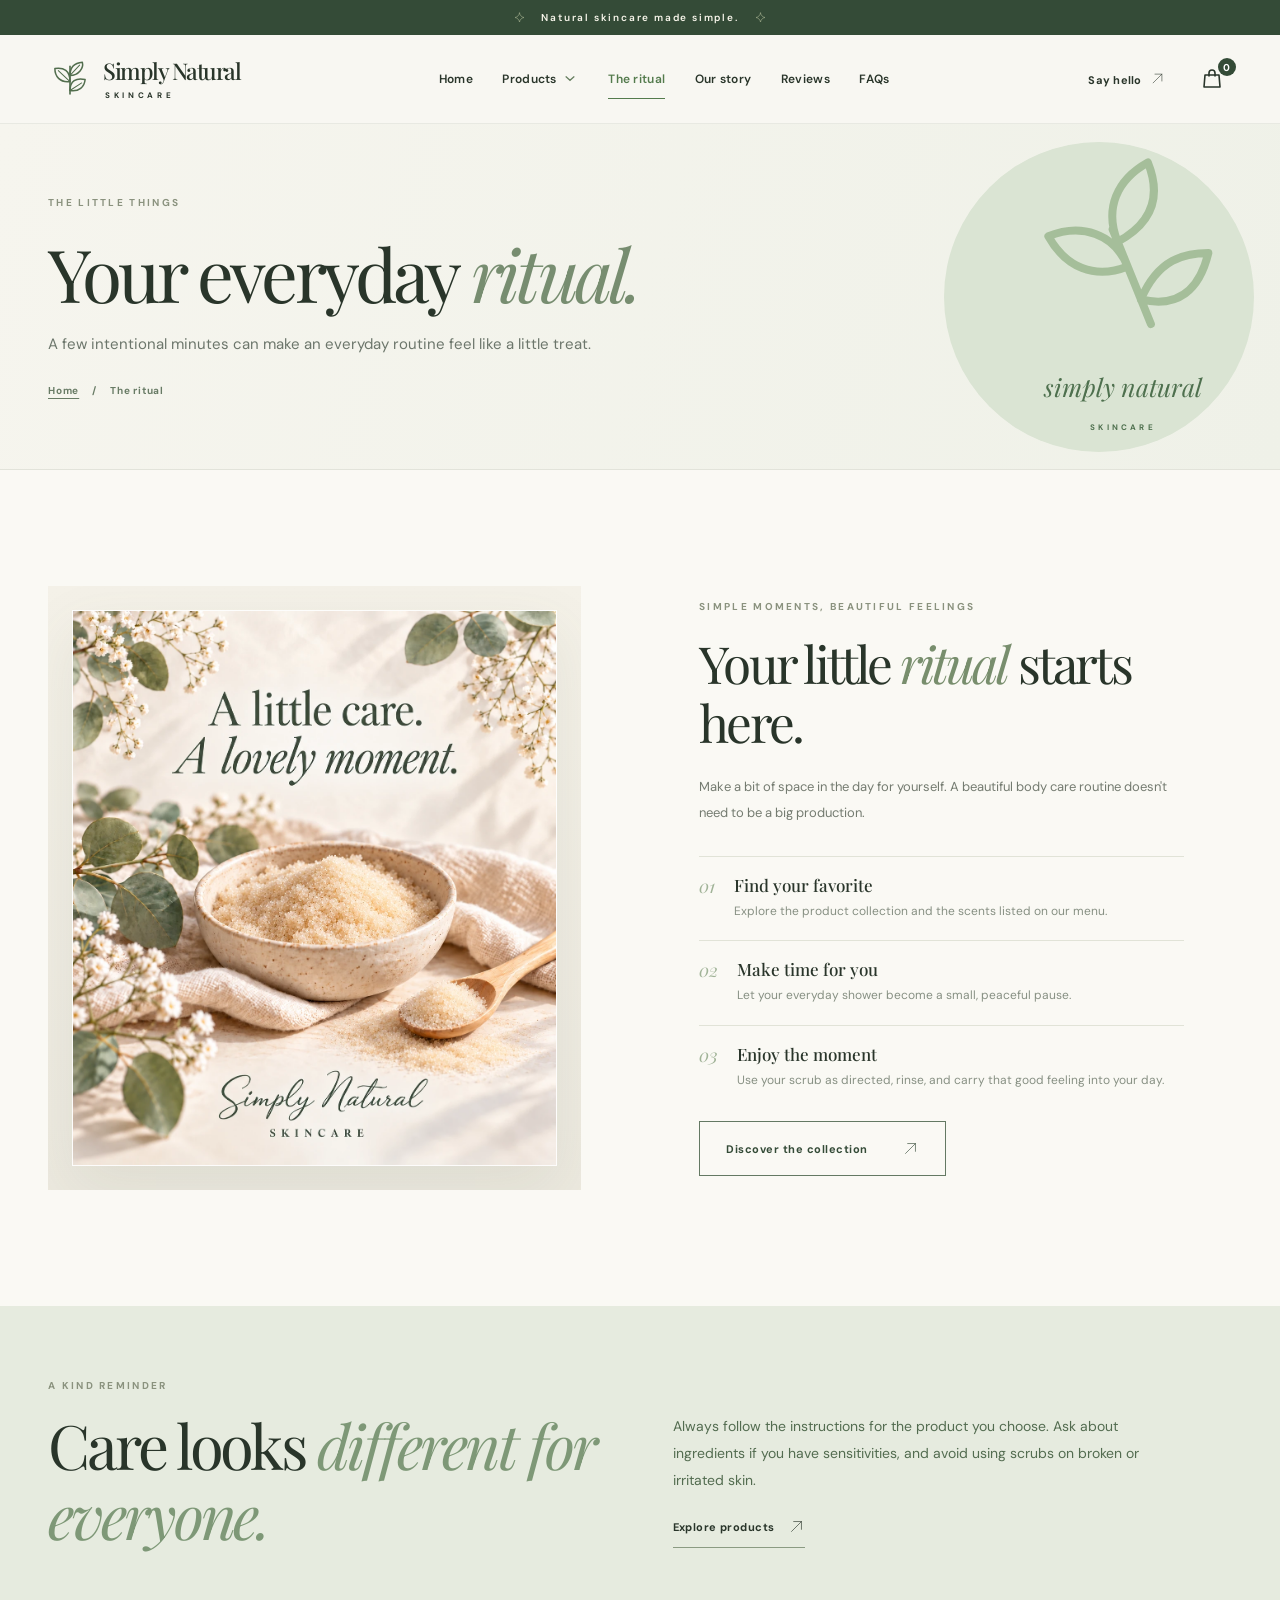
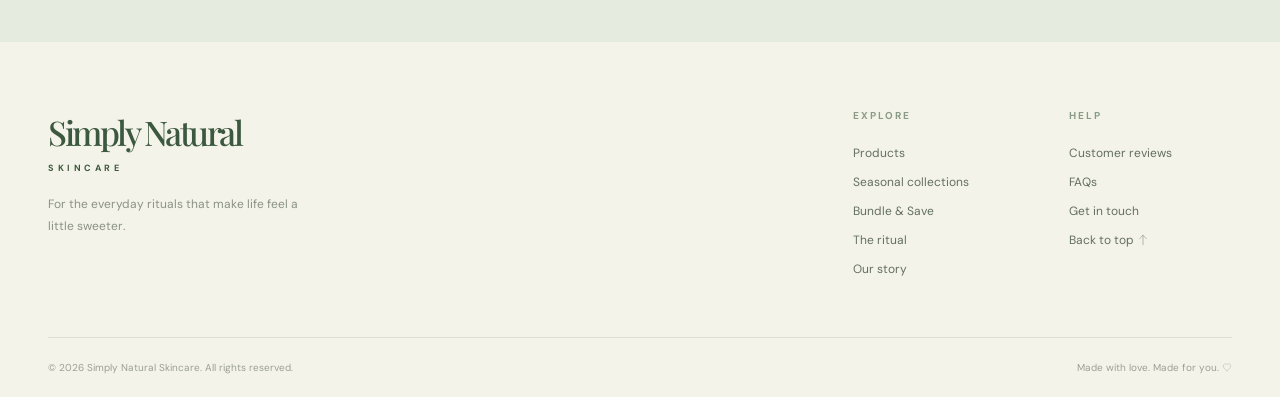
<file: ritual.html>
<!DOCTYPE html>

<html lang="en">
<head>
<meta charset="utf-8"/>
<meta content="width=device-width, initial-scale=1" name="viewport"/>
<meta content="#f7f5ef" name="theme-color"/>
<meta content="Explore a simple, thoughtful body-scrub ritual and product-use reminders." name="description"/>
<meta content="website" property="og:type"/>
<meta content="The Ritual | Simply Natural Skincare" property="og:title"/>
<meta content="Explore a simple, thoughtful body-scrub ritual and product-use reminders." property="og:description"/>
<title>The Ritual | Simply Natural Skincare</title>
<link href="assets/favicon.svg" rel="icon" type="image/svg+xml"/>
<link href="https://fonts.googleapis.com" rel="preconnect"/>
<link crossorigin="" href="https://fonts.gstatic.com" rel="preconnect"/>
<link href="https://fonts.googleapis.com/css2?family=DM+Sans:wght@400;500;600;700&amp;family=Manrope:wght@400;500;600;700&amp;family=Playfair+Display:ital,wght@0,400;0,500;0,600;1,400;1,500&amp;display=swap" rel="stylesheet"/>
<link href="styles.css" rel="stylesheet"/>
<script defer="" src="script.js"></script>
<script defer="" src="extras.js"></script></head>
<body>
<a class="skip-link" href="#main">Skip to content</a>
<div class="announcement"><span aria-hidden="true" class="tiny-star"><svg aria-hidden="true" class="sns-vector" fill="none" focusable="false" stroke="currentColor" stroke-linecap="round" stroke-linejoin="round" stroke-width="1.8" viewbox="0 0 48 48" xmlns="http://www.w3.org/2000/svg"><path d="M24 4.5c2.9 11.6 7.9 16.6 19.5 19.5C31.9 26.9 26.9 31.9 24 43.5 21.1 31.9 16.1 26.9 4.5 24 16.1 21.1 21.1 16.1 24 4.5Z"></path></svg></span> Natural skincare made simple. <span aria-hidden="true" class="tiny-star"><svg aria-hidden="true" class="sns-vector" fill="none" focusable="false" stroke="currentColor" stroke-linecap="round" stroke-linejoin="round" stroke-width="1.8" viewbox="0 0 48 48" xmlns="http://www.w3.org/2000/svg"><path d="M24 4.5c2.9 11.6 7.9 16.6 19.5 19.5C31.9 26.9 26.9 31.9 24 43.5 21.1 31.9 16.1 26.9 4.5 24 16.1 21.1 21.1 16.1 24 4.5Z"></path></svg></span></div>
<div class="demo-notice" hidden="" id="demoNotice" role="note">Ask about scent availability before ordering. Individual product photos are still being added.</div>
<header class="site-header" id="top">
<div class="nav-container container">
<a aria-label="Simply Natural Skincare home" class="brand" href="index.html">
<span aria-hidden="true" class="brand-mark"><svg fill="none" viewbox="0 0 64 64"><path d="M32 53V13" stroke="currentColor" stroke-linecap="round" stroke-width="2.4"></path><path d="M32 35C17 37 10 27 10 16c13-2 22 3 22 19ZM32 26C45 26 52 15 50 7 38 8 32 14 32 26ZM32 48c13 2 21-5 22-16-13-3-22 2-22 16Z" stroke="currentColor" stroke-linejoin="round" stroke-width="2.2"></path><path d="m15 19 17 16M46 11 32 26M49 37 32 48" stroke="currentColor" stroke-linecap="round" stroke-width="1.5"></path></svg></span>
<span class="brand-type"><strong>Simply Natural</strong><span>SKINCARE</span></span>
</a>
<nav aria-label="Main navigation" class="desktop-nav"><a href="index.html">Home</a><div class="nav-products-group"><a class="nav-products-link" href="scrubs.html">Products</a><button aria-controls="productsSubmenu" aria-expanded="false" aria-label="Open Products submenu" class="nav-products-toggle" type="button"><svg aria-hidden="true" fill="none" stroke="currentColor" stroke-linecap="round" stroke-width="1.5" viewbox="0 0 16 16"><path d="m3.5 5.5 4.5 4 4.5-4"></path></svg></button><div class="nav-products-submenu" hidden="" id="productsSubmenu"><a href="scrubs.html">All products</a><a href="seasonal.html">Seasonal collections</a><a href="bundles.html">Bundle &amp; Save</a></div></div><a aria-current="page" href="ritual.html">The ritual</a><a href="story.html">Our story</a><a href="reviews.html">Reviews</a><a href="faq.html">FAQs</a></nav>
<div class="nav-actions">
<a class="header-contact" href="contact.html">Say hello <span aria-hidden="true"><svg aria-hidden="true" class="sns-vector" fill="none" focusable="false" stroke="currentColor" stroke-linecap="round" stroke-linejoin="round" stroke-width="1.8" viewbox="0 0 48 48" xmlns="http://www.w3.org/2000/svg"><path d="M10 38 38 10M16 10h22v22"></path></svg></span></a>
<button aria-label="Open your inquiry bag" class="bag-button" id="openCart" type="button"><svg aria-hidden="true" fill="none" viewbox="0 0 24 24"><path d="M5 8h14l1 12H4L5 8ZM9 9V6a3 3 0 0 1 6 0v3" stroke="currentColor" stroke-linecap="round" stroke-linejoin="round" stroke-width="1.6"></path></svg><span aria-live="polite" class="bag-count" id="cartCount">0</span></button>
<button aria-controls="mobileNav" aria-expanded="false" aria-label="Open menu" class="menu-button" id="menuButton" type="button"><span></span><span></span><span></span></button>
</div>
</div>
<nav aria-label="Mobile navigation" class="mobile-nav" hidden="" id="mobileNav"><a href="index.html">Home</a><a href="scrubs.html">Products</a><div class="mobile-product-sublinks"><a href="seasonal.html">Seasonal collections</a><a href="bundles.html">Bundle &amp; Save</a></div><a aria-current="page" href="ritual.html">The ritual</a><a href="story.html">Our story</a><a href="reviews.html">Customer reviews</a><a href="faq.html">FAQs</a><a href="contact.html">Contact</a></nav>
</header>
<main id="main"><section class="page-banner"><div class="container page-banner-inner">
<div class="page-banner-content"><div class="eyebrow eyebrow-soft">THE LITTLE THINGS</div>
<h1>Your everyday <em>ritual.</em></h1><p>A few intentional minutes can make an everyday routine feel like a little treat.</p>
<div class="page-breadcrumb"><a href="index.html">Home</a><span aria-hidden="true">/</span><span>The ritual</span></div>
</div><div aria-hidden="true" class="page-banner-art"><span class="page-banner-sun"></span><span class="page-banner-stem"><svg aria-hidden="true" class="sns-vector" fill="none" focusable="false" stroke="currentColor" stroke-linecap="round" stroke-linejoin="round" stroke-width="1.8" viewbox="0 0 48 48" xmlns="http://www.w3.org/2000/svg"><path d="M24 40V17M24 26c-8 0-13-5-14-13 8 0 14 5 14 13ZM24 20c0-8 5-13 13-14 0 8-4 13-13 14ZM24 34c7-7 13-6 18-4-5 7-11 9-18 4Z"></path></svg></span><span class="page-banner-mark">simply natural<br/><small>SKINCARE</small></span></div>
</div></section><section class="ritual-section section-pad" id="ritual"><div class="container ritual-grid"><div class="ritual-visual ritual-visual-photo">
<div class="ritual-photo-frame">
<img alt="Simply Natural Skincare poster showing a bowl of sugar with eucalyptus and the words A little care. A lovely moment." class="ritual-photo-image" decoding="async" loading="lazy" src="assets/ritual_photo_poster.webp"/>
</div>
</div><div class="ritual-content"><div class="eyebrow eyebrow-soft">SIMPLE MOMENTS, BEAUTIFUL FEELINGS</div><h2>Your little <em>ritual</em> starts here.</h2><p>Make a bit of space in the day for yourself. A beautiful body care routine doesn't need to be a big production.</p><div class="ritual-steps"><div class="ritual-step"><span>01</span><div><h3>Find your favorite</h3><p>Explore the product collection and the scents listed on our menu.</p></div></div><div class="ritual-step"><span>02</span><div><h3>Make time for you</h3><p>Let your everyday shower become a small, peaceful pause.</p></div></div><div class="ritual-step"><span>03</span><div><h3>Enjoy the moment</h3><p>Use your scrub as directed, rinse, and carry that good feeling into your day.</p></div></div></div><a class="btn btn-outline" href="scrubs.html">Discover the collection <span aria-hidden="true"><svg aria-hidden="true" class="sns-vector" fill="none" focusable="false" stroke="currentColor" stroke-linecap="round" stroke-linejoin="round" stroke-width="1.8" viewbox="0 0 48 48" xmlns="http://www.w3.org/2000/svg"><path d="M10 38 38 10M16 10h22v22"></path></svg></span></a></div></div></section><section class="editorial-band"><div class="container editorial-band-grid"><div><div class="eyebrow eyebrow-soft">A KIND REMINDER</div><h2>Care looks <em>different for everyone.</em></h2></div><div><p>Always follow the instructions for the product you choose. Ask about ingredients if you have sensitivities, and avoid using scrubs on broken or irritated skin.</p><a class="text-link" href="scrubs.html">Explore products <span aria-hidden="true"><svg aria-hidden="true" class="sns-vector" fill="none" focusable="false" stroke="currentColor" stroke-linecap="round" stroke-linejoin="round" stroke-width="1.8" viewbox="0 0 48 48" xmlns="http://www.w3.org/2000/svg"><path d="M10 38 38 10M16 10h22v22"></path></svg></span></a></div></div></section></main><footer class="footer"><div class="container"><div class="footer-main"><div><a class="footer-brand" href="index.html">Simply Natural <span>SKINCARE</span></a><p>For the everyday rituals that make life feel a little sweeter.</p></div><div class="footer-links"><div><span>EXPLORE</span><a href="scrubs.html">Products</a><a href="seasonal.html">Seasonal collections</a><a href="bundles.html">Bundle &amp; Save</a><a href="ritual.html">The ritual</a><a href="story.html">Our story</a></div><div><span>HELP</span><a href="reviews.html">Customer reviews</a><a href="faq.html">FAQs</a><a href="contact.html">Get in touch</a><a href="index.html">Back to top <svg aria-hidden="true" class="sns-vector" fill="none" focusable="false" stroke="currentColor" stroke-linecap="round" stroke-linejoin="round" stroke-width="1.8" viewbox="0 0 48 48" xmlns="http://www.w3.org/2000/svg"><path d="M24 43V5M11 18 24 5l13 13"></path></svg></a></div></div></div><div class="footer-bottom"><span>© <span id="year"></span> Simply Natural Skincare. All rights reserved.</span><span>Made with love. Made for you. <svg aria-hidden="true" class="sns-vector" fill="none" focusable="false" stroke="currentColor" stroke-linecap="round" stroke-linejoin="round" stroke-width="1.8" viewbox="0 0 48 48" xmlns="http://www.w3.org/2000/svg"><path d="M24 42S6 31.5 6 18.8a10.2 10.2 0 0 1 18-6.7 10.2 10.2 0 0 1 18 6.7C42 31.5 24 42 24 42Z"></path></svg></span></div></div></footer><div class="drawer-backdrop" hidden="" id="cartBackdrop"></div><aside aria-labelledby="cartTitle" aria-modal="true" class="cart-drawer" hidden="" id="cartDrawer" role="dialog">
<div class="cart-top"><div><span class="eyebrow eyebrow-soft">YOUR FAVORITES</span><h2 id="cartTitle">Inquiry bag <span id="cartHeadingCount">(0)</span></h2></div><button aria-label="Close bag" class="icon-close" id="closeCart" type="button">×</button></div>
<div class="cart-body" id="cartItems"></div>
<div class="cart-footer"><p class="cart-note">This is an inquiry only. No payment will be collected on this website; we'll confirm details and pricing first.</p><button class="btn btn-dark cart-action" id="copyRequest" type="button">Copy inquiry <span aria-hidden="true"><svg aria-hidden="true" class="sns-vector" fill="none" focusable="false" stroke="currentColor" stroke-linecap="round" stroke-linejoin="round" stroke-width="1.8" viewbox="0 0 48 48" xmlns="http://www.w3.org/2000/svg"><path d="M10 38 38 10M16 10h22v22"></path></svg></span></button><button class="btn btn-outline cart-action" id="emailRequest" type="button">Email inquiry <span aria-hidden="true"><svg aria-hidden="true" class="sns-vector" fill="none" focusable="false" stroke="currentColor" stroke-linecap="round" stroke-linejoin="round" stroke-width="1.8" viewbox="0 0 48 48" xmlns="http://www.w3.org/2000/svg"><path d="M10 38 38 10M16 10h22v22"></path></svg></span></button><p aria-live="polite" class="cart-feedback" id="cartFeedback"></p></div>
</aside><div class="modal-backdrop" hidden="" id="productBackdrop"></div><div aria-labelledby="modalProductName" aria-modal="true" class="product-modal" hidden="" id="productModal" role="dialog"><button aria-label="Close product details" class="icon-close modal-close" id="closeProduct" type="button">×</button><div id="modalContent"></div></div><div aria-live="polite" class="toast" id="toast" role="status"></div></body>
</html>
</file>
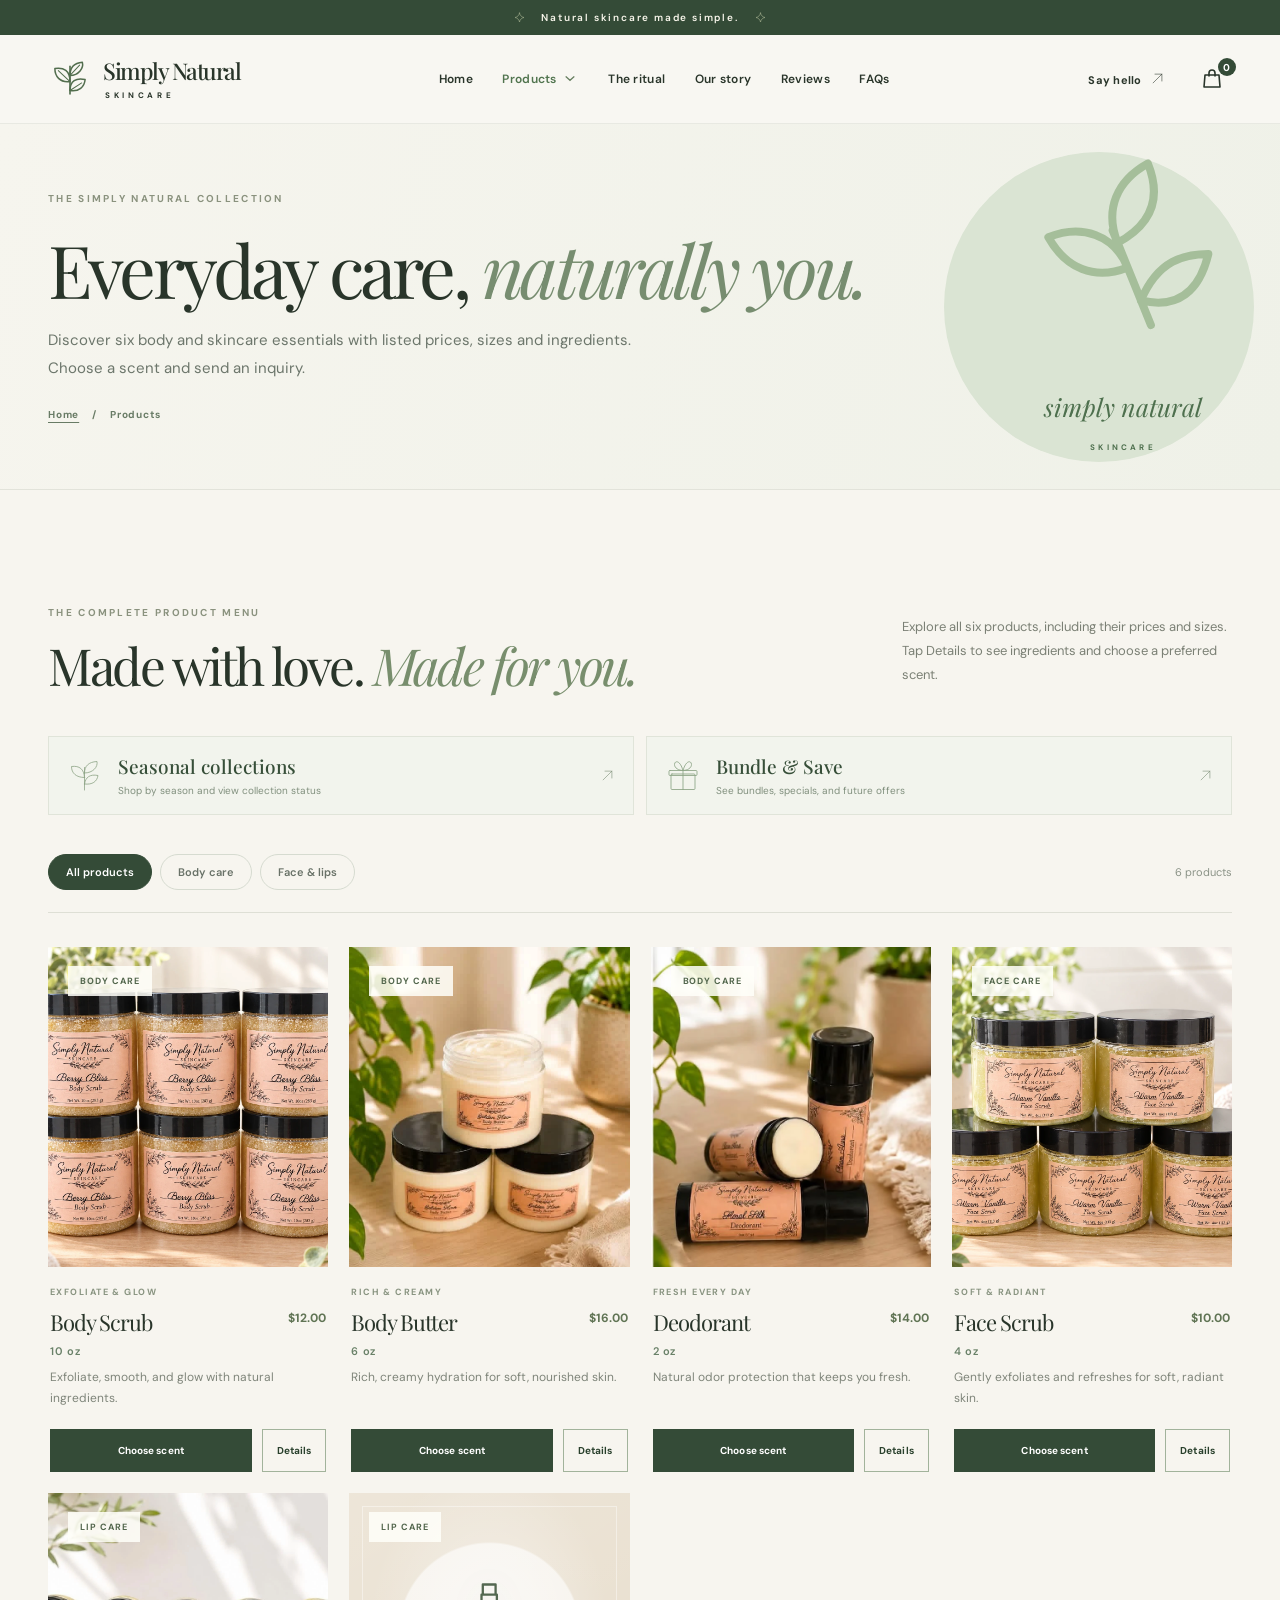
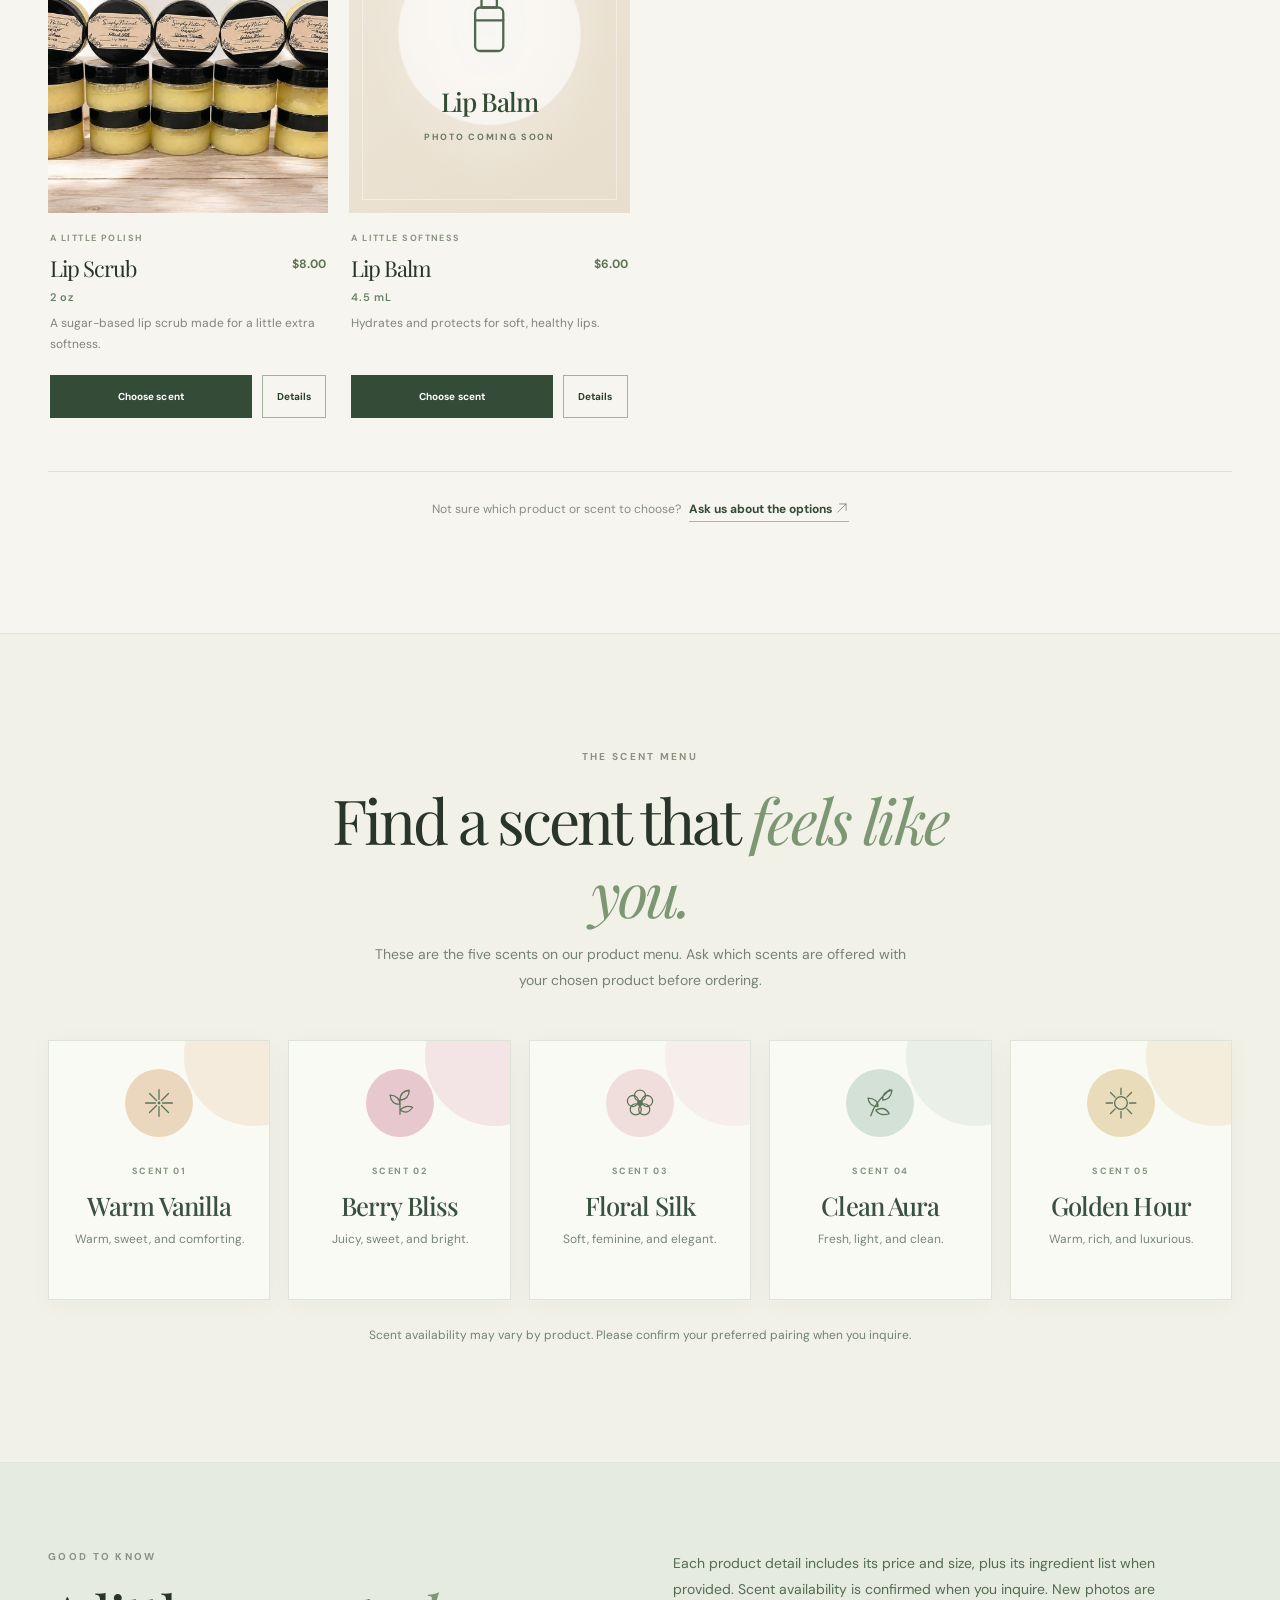
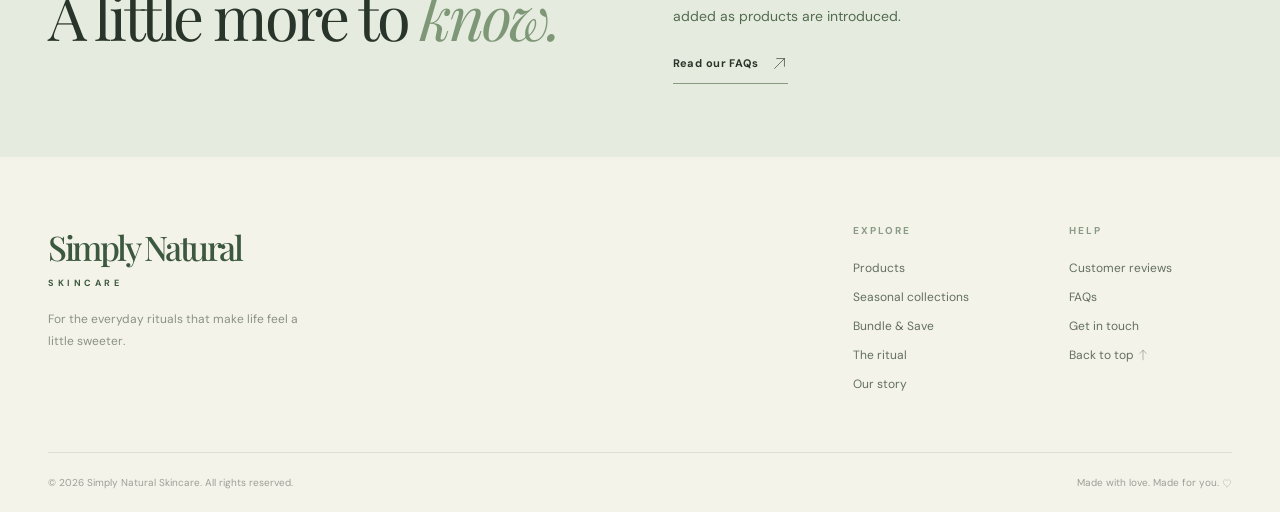
<file: scrubs.html>
<!DOCTYPE html>

<html lang="en">
<head>
<meta charset="utf-8"/>
<meta content="width=device-width, initial-scale=1" name="viewport"/>
<meta content="#f7f5ef" name="theme-color"/>
<meta content="Shop the Simply Natural Skincare product menu: Body Scrub, Body Butter, Deodorant, Face Scrub, Lip Scrub and Lip Balm. Browse Warm Vanilla, Berry Bliss, Floral Silk, Clean Aura and Golden Hour scents." name="description"/>
<meta content="website" property="og:type"/>
<meta content="Products &amp; Scents | Simply Natural Skincare" property="og:title"/>
<meta content="Shop the Simply Natural Skincare product menu: Body Scrub, Body Butter, Deodorant, Face Scrub, Lip Scrub and Lip Balm. Browse Warm Vanilla, Berry Bliss, Floral Silk, Clean Aura and Golden Hour scents." property="og:description"/>
<title>Products &amp; Scents | Simply Natural Skincare</title>
<link href="assets/favicon.svg" rel="icon" type="image/svg+xml"/>
<link href="https://fonts.googleapis.com" rel="preconnect"/>
<link crossorigin="" href="https://fonts.gstatic.com" rel="preconnect"/>
<link href="https://fonts.googleapis.com/css2?family=DM+Sans:wght@400;500;600;700&amp;family=Manrope:wght@400;500;600;700&amp;family=Playfair+Display:ital,wght@0,400;0,500;0,600;1,400;1,500&amp;display=swap" rel="stylesheet"/>
<link href="styles.css" rel="stylesheet"/>
<script defer="" src="script.js"></script>
<script defer="" src="extras.js"></script></head>
<body>
<a class="skip-link" href="#main">Skip to content</a>
<div class="announcement"><span aria-hidden="true" class="tiny-star"><svg aria-hidden="true" class="sns-vector" fill="none" focusable="false" stroke="currentColor" stroke-linecap="round" stroke-linejoin="round" stroke-width="1.8" viewbox="0 0 48 48" xmlns="http://www.w3.org/2000/svg"><path d="M24 4.5c2.9 11.6 7.9 16.6 19.5 19.5C31.9 26.9 26.9 31.9 24 43.5 21.1 31.9 16.1 26.9 4.5 24 16.1 21.1 21.1 16.1 24 4.5Z"></path></svg></span> Natural skincare made simple. <span aria-hidden="true" class="tiny-star"><svg aria-hidden="true" class="sns-vector" fill="none" focusable="false" stroke="currentColor" stroke-linecap="round" stroke-linejoin="round" stroke-width="1.8" viewbox="0 0 48 48" xmlns="http://www.w3.org/2000/svg"><path d="M24 4.5c2.9 11.6 7.9 16.6 19.5 19.5C31.9 26.9 26.9 31.9 24 43.5 21.1 31.9 16.1 26.9 4.5 24 16.1 21.1 21.1 16.1 24 4.5Z"></path></svg></span></div>
<div class="demo-notice" hidden="" id="demoNotice" role="note">Ask about scent availability before ordering. Individual product photos are still being added.</div>
<header class="site-header" id="top">
<div class="nav-container container">
<a aria-label="Simply Natural Skincare home" class="brand" href="index.html">
<span aria-hidden="true" class="brand-mark"><svg fill="none" viewbox="0 0 64 64"><path d="M32 53V13" stroke="currentColor" stroke-linecap="round" stroke-width="2.4"></path><path d="M32 35C17 37 10 27 10 16c13-2 22 3 22 19ZM32 26C45 26 52 15 50 7 38 8 32 14 32 26ZM32 48c13 2 21-5 22-16-13-3-22 2-22 16Z" stroke="currentColor" stroke-linejoin="round" stroke-width="2.2"></path><path d="m15 19 17 16M46 11 32 26M49 37 32 48" stroke="currentColor" stroke-linecap="round" stroke-width="1.5"></path></svg></span>
<span class="brand-type"><strong>Simply Natural</strong><span>SKINCARE</span></span>
</a>
<nav aria-label="Main navigation" class="desktop-nav"><a href="index.html">Home</a><div class="nav-products-group nav-products-current"><a class="nav-products-link" href="scrubs.html">Products</a><button aria-controls="productsSubmenu" aria-expanded="false" aria-label="Open Products submenu" class="nav-products-toggle" type="button"><svg aria-hidden="true" fill="none" stroke="currentColor" stroke-linecap="round" stroke-width="1.5" viewbox="0 0 16 16"><path d="m3.5 5.5 4.5 4 4.5-4"></path></svg></button><div class="nav-products-submenu" hidden="" id="productsSubmenu"><a href="scrubs.html">All products</a><a href="seasonal.html">Seasonal collections</a><a href="bundles.html">Bundle &amp; Save</a></div></div><a href="ritual.html">The ritual</a><a href="story.html">Our story</a><a href="reviews.html">Reviews</a><a href="faq.html">FAQs</a></nav>
<div class="nav-actions">
<a class="header-contact" href="contact.html">Say hello <span aria-hidden="true"><svg aria-hidden="true" class="sns-vector" fill="none" focusable="false" stroke="currentColor" stroke-linecap="round" stroke-linejoin="round" stroke-width="1.8" viewbox="0 0 48 48" xmlns="http://www.w3.org/2000/svg"><path d="M10 38 38 10M16 10h22v22"></path></svg></span></a>
<button aria-label="Open your inquiry bag" class="bag-button" id="openCart" type="button"><svg aria-hidden="true" fill="none" viewbox="0 0 24 24"><path d="M5 8h14l1 12H4L5 8ZM9 9V6a3 3 0 0 1 6 0v3" stroke="currentColor" stroke-linecap="round" stroke-linejoin="round" stroke-width="1.6"></path></svg><span aria-live="polite" class="bag-count" id="cartCount">0</span></button>
<button aria-controls="mobileNav" aria-expanded="false" aria-label="Open menu" class="menu-button" id="menuButton" type="button"><span></span><span></span><span></span></button>
</div>
</div>
<nav aria-label="Mobile navigation" class="mobile-nav" hidden="" id="mobileNav"><a href="index.html">Home</a><a aria-current="page" href="scrubs.html">Products</a><div class="mobile-product-sublinks"><a href="seasonal.html">Seasonal collections</a><a href="bundles.html">Bundle &amp; Save</a></div><a href="ritual.html">The ritual</a><a href="story.html">Our story</a><a href="reviews.html">Customer reviews</a><a href="faq.html">FAQs</a><a href="contact.html">Contact</a></nav>
</header>
<main id="main"><section class="page-banner"><div class="container page-banner-inner">
<div class="page-banner-content"><div class="eyebrow eyebrow-soft">THE SIMPLY NATURAL COLLECTION</div>
<h1>Everyday care, <em>naturally you.</em></h1><p>Discover six body and skincare essentials with listed prices, sizes and ingredients. Choose a scent and send an inquiry.</p>
<div class="page-breadcrumb"><a href="index.html">Home</a><span aria-hidden="true">/</span><span>Products</span></div>
</div><div aria-hidden="true" class="page-banner-art"><span class="page-banner-sun"></span><span class="page-banner-stem"><svg aria-hidden="true" class="sns-vector" fill="none" focusable="false" stroke="currentColor" stroke-linecap="round" stroke-linejoin="round" stroke-width="1.8" viewbox="0 0 48 48" xmlns="http://www.w3.org/2000/svg"><path d="M24 40V17M24 26c-8 0-13-5-14-13 8 0 14 5 14 13ZM24 20c0-8 5-13 13-14 0 8-4 13-13 14ZM24 34c7-7 13-6 18-4-5 7-11 9-18 4Z"></path></svg></span><span class="page-banner-mark">simply natural<br/><small>SKINCARE</small></span></div>
</div></section><section class="shop-section section-pad" id="shop">
<div class="container">
<div class="section-intro intro-split"><div><div class="eyebrow eyebrow-soft">THE COMPLETE PRODUCT MENU</div><h2>Made with love. <em>Made for you.</em></h2></div><p>Explore all six products, including their prices and sizes. Tap Details to see ingredients and choose a preferred scent.</p></div><div class="catalog-feature-links"><a href="seasonal.html"><svg aria-hidden="true" fill="none" stroke="currentColor" stroke-linecap="round" stroke-linejoin="round" stroke-width="1.6" viewbox="0 0 72 72"><path d="M35 64V19M35 39C18 39 9 30 9 17c16-2 25 5 26 22ZM35 30C52 30 62 18 60 7 43 8 35 16 35 30ZM35 52c16 2 25-5 27-17-16-3-25 3-27 17Z"></path></svg><span><strong>Seasonal collections</strong><small>Shop by season and view collection status</small></span><svg aria-hidden="true" class="sns-vector" fill="none" stroke="currentColor" stroke-linecap="round" stroke-linejoin="round" stroke-width="1.8" viewbox="0 0 48 48" xmlns="http://www.w3.org/2000/svg"><path d="M10 38 38 10M16 10h22v22"></path></svg></a><a href="bundles.html"><svg aria-hidden="true" fill="none" stroke="currentColor" stroke-linecap="round" stroke-linejoin="round" stroke-width="1.7" viewbox="0 0 72 72"><rect height="31" rx="2" width="48" x="12" y="32"></rect><rect height="10" rx="2" width="56" x="8" y="25"></rect><path d="M36 25v38M36 25c-9 0-17-5-17-12 0-8 11-10 17 12ZM36 25c9 0 17-5 17-12 0-8-11-10-17 12Z"></path></svg><span><strong>Bundle &amp; Save</strong><small>See bundles, specials, and future offers</small></span><svg aria-hidden="true" class="sns-vector" fill="none" stroke="currentColor" stroke-linecap="round" stroke-linejoin="round" stroke-width="1.8" viewbox="0 0 48 48" xmlns="http://www.w3.org/2000/svg"><path d="M10 38 38 10M16 10h22v22"></path></svg></a></div>
<div class="shop-controls"><div aria-label="Filter products" class="filter-group" id="filters" role="group"><button aria-pressed="true" class="filter-chip active" data-filter="all" type="button">All products</button><button aria-pressed="false" class="filter-chip" data-filter="body" type="button">Body care</button><button aria-pressed="false" class="filter-chip" data-filter="face" type="button">Face &amp; lips</button></div><span aria-live="polite" class="product-total" id="productTotal"></span></div>
<div class="products-grid" id="productsGrid"></div>
<div class="shop-footer">Not sure which product or scent to choose?<a href="contact.html">Ask us about the options <span aria-hidden="true"><svg aria-hidden="true" class="sns-vector" fill="none" focusable="false" stroke="currentColor" stroke-linecap="round" stroke-linejoin="round" stroke-width="1.8" viewbox="0 0 48 48" xmlns="http://www.w3.org/2000/svg"><path d="M10 38 38 10M16 10h22v22"></path></svg></span></a></div>
</div>
</section><section aria-labelledby="scents-heading" class="scents-section section-pad" id="scents"><div class="container"><div class="section-intro scents-intro"><div class="eyebrow eyebrow-soft">THE SCENT MENU</div><h2>Find a scent that <em>feels like you.</em></h2><p>These are the five scents on our product menu. Ask which scents are offered with your chosen product before ordering.</p></div><div class="scent-grid scent-grid-full"><article class="scent-card scent-vanilla"><div aria-hidden="true" class="scent-symbol"><svg aria-hidden="true" class="sns-vector" fill="none" focusable="false" stroke="currentColor" stroke-linecap="round" stroke-linejoin="round" stroke-width="1.8" viewbox="0 0 48 48" xmlns="http://www.w3.org/2000/svg"><path d="M24 5v14M24 29v14M5 24h14M29 24h14M10.6 10.6l9.9 9.9M27.5 27.5l9.9 9.9M37.4 10.6l-9.9 9.9M20.5 27.5l-9.9 9.9"></path><circle cx="24" cy="24" fill="currentColor" r="2" stroke="none"></circle></svg></div><div class="scent-card-content"><span class="scent-count">SCENT 01</span><h3>Warm Vanilla</h3><p>Warm, sweet, and comforting.</p></div></article><article class="scent-card scent-berry"><div aria-hidden="true" class="scent-symbol"><svg aria-hidden="true" class="sns-vector" fill="none" focusable="false" stroke="currentColor" stroke-linecap="round" stroke-linejoin="round" stroke-width="1.8" viewbox="0 0 48 48" xmlns="http://www.w3.org/2000/svg"><path d="M24 40V17M24 26c-8 0-13-5-14-13 8 0 14 5 14 13ZM24 20c0-8 5-13 13-14 0 8-4 13-13 14ZM24 34c7-7 13-6 18-4-5 7-11 9-18 4Z"></path></svg></div><div class="scent-card-content"><span class="scent-count">SCENT 02</span><h3>Berry Bliss</h3><p>Juicy, sweet, and bright.</p></div></article><article class="scent-card scent-floral"><div aria-hidden="true" class="scent-symbol"><svg aria-hidden="true" class="sns-vector" fill="none" focusable="false" stroke="currentColor" stroke-linecap="round" stroke-linejoin="round" stroke-width="1.8" viewbox="0 0 48 48" xmlns="http://www.w3.org/2000/svg"><circle cx="24" cy="13.5" r="7.8"></circle><circle cx="34" cy="21.2" r="7.8"></circle><circle cx="30" cy="33" r="7.8"></circle><circle cx="18" cy="33" r="7.8"></circle><circle cx="14" cy="21.2" r="7.8"></circle><circle cx="24" cy="24" fill="currentColor" r="4" stroke="none"></circle></svg></div><div class="scent-card-content"><span class="scent-count">SCENT 03</span><h3>Floral Silk</h3><p>Soft, feminine, and elegant.</p></div></article><article class="scent-card scent-clean"><div aria-hidden="true" class="scent-symbol"><svg aria-hidden="true" class="sns-vector" fill="none" focusable="false" stroke="currentColor" stroke-linecap="round" stroke-linejoin="round" stroke-width="1.8" viewbox="0 0 48 48" xmlns="http://www.w3.org/2000/svg"><path d="M11 42c4-14 13-24 27-37M21 29C13 29 8 25 7 17c9 0 15 5 14 12ZM28 20c-1-9 4-13 13-14-1 8-5 13-13 14ZM18 34c8-4 15-2 19 5-9 3-15 1-19-5Z"></path></svg></div><div class="scent-card-content"><span class="scent-count">SCENT 04</span><h3>Clean Aura</h3><p>Fresh, light, and clean.</p></div></article><article class="scent-card scent-golden"><div aria-hidden="true" class="scent-symbol"><svg aria-hidden="true" class="sns-vector" fill="none" focusable="false" stroke="currentColor" stroke-linecap="round" stroke-linejoin="round" stroke-width="1.8" viewbox="0 0 48 48" xmlns="http://www.w3.org/2000/svg"><circle cx="24" cy="24" r="9"></circle><path d="M24 3v9M24 36v9M3 24h9M36 24h9M9.2 9.2l6.5 6.5M32.3 32.3l6.5 6.5M38.8 9.2l-6.5 6.5M15.7 32.3l-6.5 6.5"></path></svg></div><div class="scent-card-content"><span class="scent-count">SCENT 05</span><h3>Golden Hour</h3><p>Warm, rich, and luxurious.</p></div></article></div><p class="scents-disclaimer">Scent availability may vary by product. Please confirm your preferred pairing when you inquire.</p></div></section><section class="editorial-band"><div class="container editorial-band-grid"><div><span class="eyebrow eyebrow-soft">GOOD TO KNOW</span><h2>A little more to <em>know.</em></h2></div><div><p>Each product detail includes its price and size, plus its ingredient list when provided. Scent availability is confirmed when you inquire. New photos are added as products are introduced.</p><a class="text-link" href="faq.html">Read our FAQs <span aria-hidden="true"><svg aria-hidden="true" class="sns-vector" fill="none" focusable="false" stroke="currentColor" stroke-linecap="round" stroke-linejoin="round" stroke-width="1.8" viewbox="0 0 48 48" xmlns="http://www.w3.org/2000/svg"><path d="M10 38 38 10M16 10h22v22"></path></svg></span></a></div></div></section></main><footer class="footer"><div class="container"><div class="footer-main"><div><a class="footer-brand" href="index.html">Simply Natural <span>SKINCARE</span></a><p>For the everyday rituals that make life feel a little sweeter.</p></div><div class="footer-links"><div><span>EXPLORE</span><a href="scrubs.html">Products</a><a href="seasonal.html">Seasonal collections</a><a href="bundles.html">Bundle &amp; Save</a><a href="ritual.html">The ritual</a><a href="story.html">Our story</a></div><div><span>HELP</span><a href="reviews.html">Customer reviews</a><a href="faq.html">FAQs</a><a href="contact.html">Get in touch</a><a href="index.html">Back to top <svg aria-hidden="true" class="sns-vector" fill="none" focusable="false" stroke="currentColor" stroke-linecap="round" stroke-linejoin="round" stroke-width="1.8" viewbox="0 0 48 48" xmlns="http://www.w3.org/2000/svg"><path d="M24 43V5M11 18 24 5l13 13"></path></svg></a></div></div></div><div class="footer-bottom"><span>© <span id="year"></span> Simply Natural Skincare. All rights reserved.</span><span>Made with love. Made for you. <svg aria-hidden="true" class="sns-vector" fill="none" focusable="false" stroke="currentColor" stroke-linecap="round" stroke-linejoin="round" stroke-width="1.8" viewbox="0 0 48 48" xmlns="http://www.w3.org/2000/svg"><path d="M24 42S6 31.5 6 18.8a10.2 10.2 0 0 1 18-6.7 10.2 10.2 0 0 1 18 6.7C42 31.5 24 42 24 42Z"></path></svg></span></div></div></footer><div class="drawer-backdrop" hidden="" id="cartBackdrop"></div><aside aria-labelledby="cartTitle" aria-modal="true" class="cart-drawer" hidden="" id="cartDrawer" role="dialog">
<div class="cart-top"><div><span class="eyebrow eyebrow-soft">YOUR FAVORITES</span><h2 id="cartTitle">Inquiry bag <span id="cartHeadingCount">(0)</span></h2></div><button aria-label="Close bag" class="icon-close" id="closeCart" type="button">×</button></div>
<div class="cart-body" id="cartItems"></div>
<div class="cart-footer"><p class="cart-note">This is an inquiry only. No payment will be collected on this website; we'll confirm details and pricing first.</p><button class="btn btn-dark cart-action" id="copyRequest" type="button">Copy inquiry <span aria-hidden="true"><svg aria-hidden="true" class="sns-vector" fill="none" focusable="false" stroke="currentColor" stroke-linecap="round" stroke-linejoin="round" stroke-width="1.8" viewbox="0 0 48 48" xmlns="http://www.w3.org/2000/svg"><path d="M10 38 38 10M16 10h22v22"></path></svg></span></button><button class="btn btn-outline cart-action" id="emailRequest" type="button">Email inquiry <span aria-hidden="true"><svg aria-hidden="true" class="sns-vector" fill="none" focusable="false" stroke="currentColor" stroke-linecap="round" stroke-linejoin="round" stroke-width="1.8" viewbox="0 0 48 48" xmlns="http://www.w3.org/2000/svg"><path d="M10 38 38 10M16 10h22v22"></path></svg></span></button><p aria-live="polite" class="cart-feedback" id="cartFeedback"></p></div>
</aside><div class="modal-backdrop" hidden="" id="productBackdrop"></div><div aria-labelledby="modalProductName" aria-modal="true" class="product-modal" hidden="" id="productModal" role="dialog"><button aria-label="Close product details" class="icon-close modal-close" id="closeProduct" type="button">×</button><div id="modalContent"></div></div><div aria-live="polite" class="toast" id="toast" role="status"></div></body>
</html>
</file>
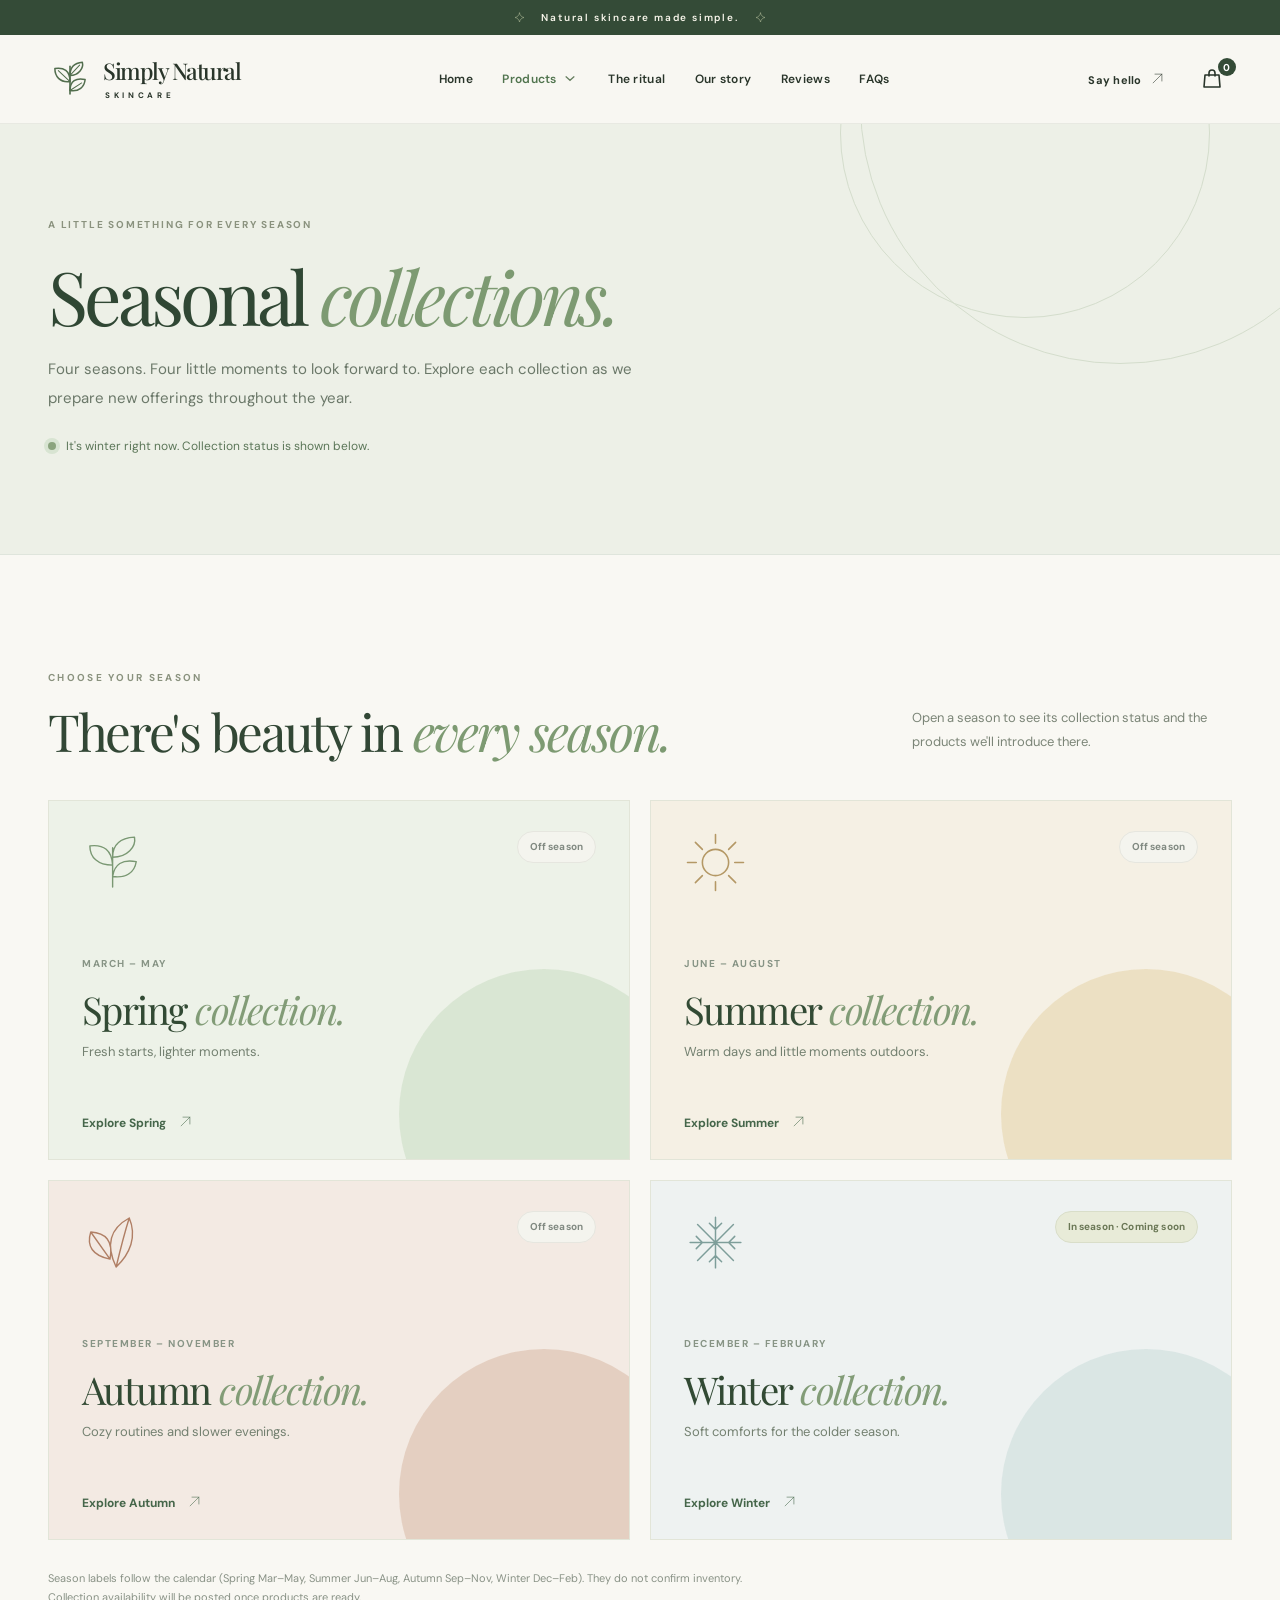
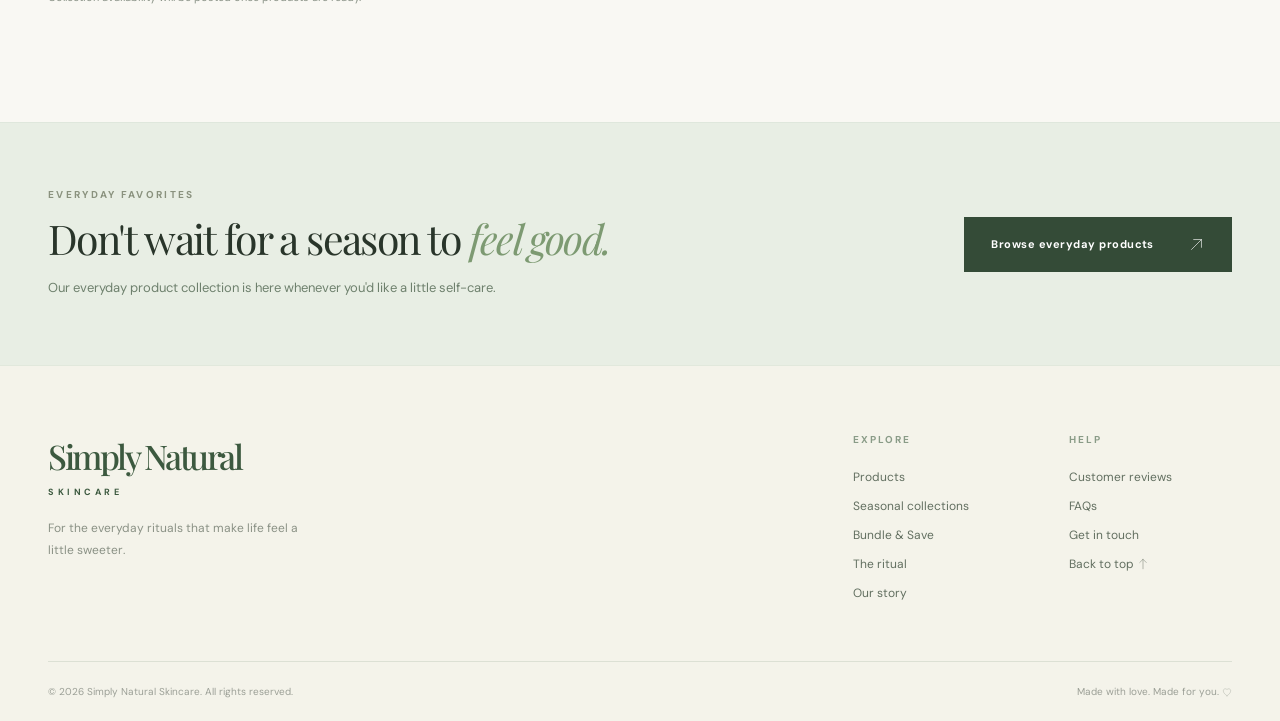
<file: seasonal.html>
<!DOCTYPE html>

<html lang="en">
<head>
<meta charset="utf-8"/>
<meta content="width=device-width, initial-scale=1" name="viewport"/>
<meta content="#f7f5ef" name="theme-color"/>
<meta content="Discover Simply Natural Skincare seasonal collection pages and see what is in season." name="description"/>
<meta content="website" property="og:type"/>
<meta content="Seasonal Collections | Simply Natural Skincare" property="og:title"/>
<meta content="Discover Simply Natural Skincare seasonal collection pages and see what is in season." property="og:description"/>
<title>Seasonal Collections | Simply Natural Skincare</title>
<link href="assets/favicon.svg" rel="icon" type="image/svg+xml"/>
<link href="https://fonts.googleapis.com" rel="preconnect"/>
<link crossorigin="" href="https://fonts.gstatic.com" rel="preconnect"/>
<link href="https://fonts.googleapis.com/css2?family=DM+Sans:wght@400;500;600;700&amp;family=Manrope:wght@400;500;600;700&amp;family=Playfair+Display:ital,wght@0,400;0,500;0,600;1,400;1,500&amp;display=swap" rel="stylesheet"/>
<link href="styles.css" rel="stylesheet"/>
<script defer="" src="script.js"></script>
<script defer="" src="extras.js"></script></head>
<body>
<a class="skip-link" href="#main">Skip to content</a>
<div class="announcement"><span aria-hidden="true" class="tiny-star"><svg aria-hidden="true" class="sns-vector" fill="none" focusable="false" stroke="currentColor" stroke-linecap="round" stroke-linejoin="round" stroke-width="1.8" viewbox="0 0 48 48" xmlns="http://www.w3.org/2000/svg"><path d="M24 4.5c2.9 11.6 7.9 16.6 19.5 19.5C31.9 26.9 26.9 31.9 24 43.5 21.1 31.9 16.1 26.9 4.5 24 16.1 21.1 21.1 16.1 24 4.5Z"></path></svg></span> Natural skincare made simple. <span aria-hidden="true" class="tiny-star"><svg aria-hidden="true" class="sns-vector" fill="none" focusable="false" stroke="currentColor" stroke-linecap="round" stroke-linejoin="round" stroke-width="1.8" viewbox="0 0 48 48" xmlns="http://www.w3.org/2000/svg"><path d="M24 4.5c2.9 11.6 7.9 16.6 19.5 19.5C31.9 26.9 26.9 31.9 24 43.5 21.1 31.9 16.1 26.9 4.5 24 16.1 21.1 21.1 16.1 24 4.5Z"></path></svg></span></div>
<div class="demo-notice" hidden="" id="demoNotice" role="note">Ask about scent availability before ordering. Individual product photos are still being added.</div>
<header class="site-header" id="top">
<div class="nav-container container">
<a aria-label="Simply Natural Skincare home" class="brand" href="index.html">
<span aria-hidden="true" class="brand-mark"><svg fill="none" viewbox="0 0 64 64"><path d="M32 53V13" stroke="currentColor" stroke-linecap="round" stroke-width="2.4"></path><path d="M32 35C17 37 10 27 10 16c13-2 22 3 22 19ZM32 26C45 26 52 15 50 7 38 8 32 14 32 26ZM32 48c13 2 21-5 22-16-13-3-22 2-22 16Z" stroke="currentColor" stroke-linejoin="round" stroke-width="2.2"></path><path d="m15 19 17 16M46 11 32 26M49 37 32 48" stroke="currentColor" stroke-linecap="round" stroke-width="1.5"></path></svg></span>
<span class="brand-type"><strong>Simply Natural</strong><span>SKINCARE</span></span>
</a>
<nav aria-label="Main navigation" class="desktop-nav"><a href="index.html">Home</a><div class="nav-products-group nav-products-current"><a class="nav-products-link" href="scrubs.html">Products</a><button aria-controls="productsSubmenu" aria-expanded="false" aria-label="Open Products submenu" class="nav-products-toggle" type="button"><svg aria-hidden="true" fill="none" stroke="currentColor" stroke-linecap="round" stroke-width="1.5" viewbox="0 0 16 16"><path d="m3.5 5.5 4.5 4 4.5-4"></path></svg></button><div class="nav-products-submenu" hidden="" id="productsSubmenu"><a href="scrubs.html">All products</a><a href="seasonal.html">Seasonal collections</a><a href="bundles.html">Bundle &amp; Save</a></div></div><a href="ritual.html">The ritual</a><a href="story.html">Our story</a><a href="reviews.html">Reviews</a><a href="faq.html">FAQs</a></nav>
<div class="nav-actions">
<a class="header-contact" href="contact.html">Say hello <span aria-hidden="true"><svg aria-hidden="true" class="sns-vector" fill="none" focusable="false" stroke="currentColor" stroke-linecap="round" stroke-linejoin="round" stroke-width="1.8" viewbox="0 0 48 48" xmlns="http://www.w3.org/2000/svg"><path d="M10 38 38 10M16 10h22v22"></path></svg></span></a>
<button aria-label="Open your inquiry bag" class="bag-button" id="openCart" type="button"><svg aria-hidden="true" fill="none" viewbox="0 0 24 24"><path d="M5 8h14l1 12H4L5 8ZM9 9V6a3 3 0 0 1 6 0v3" stroke="currentColor" stroke-linecap="round" stroke-linejoin="round" stroke-width="1.6"></path></svg><span aria-live="polite" class="bag-count" id="cartCount">0</span></button>
<button aria-controls="mobileNav" aria-expanded="false" aria-label="Open menu" class="menu-button" id="menuButton" type="button"><span></span><span></span><span></span></button>
</div>
</div>
<nav aria-label="Mobile navigation" class="mobile-nav" hidden="" id="mobileNav"><a href="index.html">Home</a><a href="scrubs.html">Products</a><div class="mobile-product-sublinks"><a aria-current="page" href="seasonal.html">Seasonal collections</a><a href="bundles.html">Bundle &amp; Save</a></div><a href="ritual.html">The ritual</a><a href="story.html">Our story</a><a href="reviews.html">Customer reviews</a><a href="faq.html">FAQs</a><a href="contact.html">Contact</a></nav>
</header>
<main id="main"><section class="new-page-hero seasonal-hero"><div class="container new-page-hero-inner"><div class="eyebrow eyebrow-soft">A LITTLE SOMETHING FOR EVERY SEASON</div><h1>Seasonal <em>collections.</em></h1><p>Four seasons. Four little moments to look forward to. Explore each collection as we prepare new offerings throughout the year.</p><div class="season-current-line"><span class="season-current-dot"></span><span id="seasonNowText">Checking the season…</span></div></div></section>
<section class="section-pad seasonal-list-section"><div class="container"><div class="new-section-lead"><div><span class="eyebrow eyebrow-soft">CHOOSE YOUR SEASON</span><h2>There's beauty in <em>every season.</em></h2></div><p>Open a season to see its collection status and the products we'll introduce there.</p></div>
<div class="season-grid"><a aria-label="Explore Spring collection" class="season-card season-spring" href="spring.html">
<div class="season-card-top"><div class="season-art"><svg aria-hidden="true" fill="none" stroke="currentColor" stroke-linecap="round" stroke-linejoin="round" stroke-width="1.6" viewbox="0 0 72 72"><path d="M35 64V19M35 39C18 39 9 30 9 17c16-2 25 5 26 22ZM35 30C52 30 62 18 60 7 43 8 35 16 35 30ZM35 52c16 2 25-5 27-17-16-3-25 3-27 17Z"></path></svg></div><span class="season-state" data-season-status="spring">Collection status</span></div>
<div class="season-card-copy"><span class="season-months">March – May</span><h3>Spring <em>collection.</em></h3><p>Fresh starts, lighter moments.</p></div>
<span class="season-card-link">Explore Spring <span aria-hidden="true"><svg aria-hidden="true" class="sns-vector" fill="none" stroke="currentColor" stroke-linecap="round" stroke-linejoin="round" stroke-width="1.8" viewbox="0 0 48 48" xmlns="http://www.w3.org/2000/svg"><path d="M10 38 38 10M16 10h22v22"></path></svg></span></span></a><a aria-label="Explore Summer collection" class="season-card season-summer" href="summer.html">
<div class="season-card-top"><div class="season-art"><svg aria-hidden="true" fill="none" stroke="currentColor" stroke-linecap="round" stroke-width="1.8" viewbox="0 0 72 72"><circle cx="36" cy="36" r="15"></circle><path d="M36 4v10m0 44v10M4 36h10m44 0h10M13 13l8 8m30 30 8 8M59 13l-8 8m-30 30-8 8"></path></svg></div><span class="season-state" data-season-status="summer">Collection status</span></div>
<div class="season-card-copy"><span class="season-months">June – August</span><h3>Summer <em>collection.</em></h3><p>Warm days and little moments outdoors.</p></div>
<span class="season-card-link">Explore Summer <span aria-hidden="true"><svg aria-hidden="true" class="sns-vector" fill="none" stroke="currentColor" stroke-linecap="round" stroke-linejoin="round" stroke-width="1.8" viewbox="0 0 48 48" xmlns="http://www.w3.org/2000/svg"><path d="M10 38 38 10M16 10h22v22"></path></svg></span></span></a><a aria-label="Explore Autumn collection" class="season-card season-autumn" href="autumn.html">
<div class="season-card-top"><div class="season-art"><svg aria-hidden="true" fill="none" stroke="currentColor" stroke-linecap="round" stroke-linejoin="round" stroke-width="1.6" viewbox="0 0 72 72"><path d="M39 64C27 39 32 20 54 8 63 29 55 49 39 64ZM39 64C44 43 48 27 54 8M32 55C12 51 5 40 10 24c17 1 26 10 22 31ZM32 55 10 24"></path></svg></div><span class="season-state" data-season-status="autumn">Collection status</span></div>
<div class="season-card-copy"><span class="season-months">September – November</span><h3>Autumn <em>collection.</em></h3><p>Cozy routines and slower evenings.</p></div>
<span class="season-card-link">Explore Autumn <span aria-hidden="true"><svg aria-hidden="true" class="sns-vector" fill="none" stroke="currentColor" stroke-linecap="round" stroke-linejoin="round" stroke-width="1.8" viewbox="0 0 48 48" xmlns="http://www.w3.org/2000/svg"><path d="M10 38 38 10M16 10h22v22"></path></svg></span></span></a><a aria-label="Explore Winter collection" class="season-card season-winter" href="winter.html">
<div class="season-card-top"><div class="season-art"><svg aria-hidden="true" fill="none" stroke="currentColor" stroke-linecap="round" stroke-linejoin="round" stroke-width="1.7" viewbox="0 0 72 72"><path d="M36 7v58M7 36h58M15.5 15.5l41 41m0-41-41 41M29 14l7 7 7-7M29 58l7-7 7 7M14 29l7 7-7 7M58 29l-7 7 7 7"></path></svg></div><span class="season-state" data-season-status="winter">Collection status</span></div>
<div class="season-card-copy"><span class="season-months">December – February</span><h3>Winter <em>collection.</em></h3><p>Soft comforts for the colder season.</p></div>
<span class="season-card-link">Explore Winter <span aria-hidden="true"><svg aria-hidden="true" class="sns-vector" fill="none" stroke="currentColor" stroke-linecap="round" stroke-linejoin="round" stroke-width="1.8" viewbox="0 0 48 48" xmlns="http://www.w3.org/2000/svg"><path d="M10 38 38 10M16 10h22v22"></path></svg></span></span></a></div><p class="status-fineprint">Season labels follow the calendar (Spring Mar–May, Summer Jun–Aug, Autumn Sep–Nov, Winter Dec–Feb). They do not confirm inventory. Collection availability will be posted once products are ready.</p></div></section>
<section class="new-soft-cta"><div class="container new-soft-cta-inner"><div><div class="eyebrow eyebrow-soft">EVERYDAY FAVORITES</div><h2>Don't wait for a season to <em>feel good.</em></h2><p>Our everyday product collection is here whenever you'd like a little self-care.</p></div><a class="btn btn-dark" href="scrubs.html">Browse everyday products <span aria-hidden="true"><svg aria-hidden="true" class="sns-vector" fill="none" stroke="currentColor" stroke-linecap="round" stroke-linejoin="round" stroke-width="1.8" viewbox="0 0 48 48" xmlns="http://www.w3.org/2000/svg"><path d="M10 38 38 10M16 10h22v22"></path></svg></span></a></div></section></main><footer class="footer"><div class="container"><div class="footer-main"><div><a class="footer-brand" href="index.html">Simply Natural <span>SKINCARE</span></a><p>For the everyday rituals that make life feel a little sweeter.</p></div><div class="footer-links"><div><span>EXPLORE</span><a href="scrubs.html">Products</a><a href="seasonal.html">Seasonal collections</a><a href="bundles.html">Bundle &amp; Save</a><a href="ritual.html">The ritual</a><a href="story.html">Our story</a></div><div><span>HELP</span><a href="reviews.html">Customer reviews</a><a href="faq.html">FAQs</a><a href="contact.html">Get in touch</a><a href="index.html">Back to top <svg aria-hidden="true" class="sns-vector" fill="none" focusable="false" stroke="currentColor" stroke-linecap="round" stroke-linejoin="round" stroke-width="1.8" viewbox="0 0 48 48" xmlns="http://www.w3.org/2000/svg"><path d="M24 43V5M11 18 24 5l13 13"></path></svg></a></div></div></div><div class="footer-bottom"><span>© <span id="year"></span> Simply Natural Skincare. All rights reserved.</span><span>Made with love. Made for you. <svg aria-hidden="true" class="sns-vector" fill="none" focusable="false" stroke="currentColor" stroke-linecap="round" stroke-linejoin="round" stroke-width="1.8" viewbox="0 0 48 48" xmlns="http://www.w3.org/2000/svg"><path d="M24 42S6 31.5 6 18.8a10.2 10.2 0 0 1 18-6.7 10.2 10.2 0 0 1 18 6.7C42 31.5 24 42 24 42Z"></path></svg></span></div></div></footer><div class="drawer-backdrop" hidden="" id="cartBackdrop"></div><aside aria-labelledby="cartTitle" aria-modal="true" class="cart-drawer" hidden="" id="cartDrawer" role="dialog">
<div class="cart-top"><div><span class="eyebrow eyebrow-soft">YOUR FAVORITES</span><h2 id="cartTitle">Inquiry bag <span id="cartHeadingCount">(0)</span></h2></div><button aria-label="Close bag" class="icon-close" id="closeCart" type="button">×</button></div>
<div class="cart-body" id="cartItems"></div>
<div class="cart-footer"><p class="cart-note">This is an inquiry only. No payment will be collected on this website; we'll confirm details and pricing first.</p><button class="btn btn-dark cart-action" id="copyRequest" type="button">Copy inquiry <span aria-hidden="true"><svg aria-hidden="true" class="sns-vector" fill="none" focusable="false" stroke="currentColor" stroke-linecap="round" stroke-linejoin="round" stroke-width="1.8" viewbox="0 0 48 48" xmlns="http://www.w3.org/2000/svg"><path d="M10 38 38 10M16 10h22v22"></path></svg></span></button><button class="btn btn-outline cart-action" id="emailRequest" type="button">Email inquiry <span aria-hidden="true"><svg aria-hidden="true" class="sns-vector" fill="none" focusable="false" stroke="currentColor" stroke-linecap="round" stroke-linejoin="round" stroke-width="1.8" viewbox="0 0 48 48" xmlns="http://www.w3.org/2000/svg"><path d="M10 38 38 10M16 10h22v22"></path></svg></span></button><p aria-live="polite" class="cart-feedback" id="cartFeedback"></p></div>
</aside><div class="modal-backdrop" hidden="" id="productBackdrop"></div><div aria-labelledby="modalProductName" aria-modal="true" class="product-modal" hidden="" id="productModal" role="dialog"><button aria-label="Close product details" class="icon-close modal-close" id="closeProduct" type="button">×</button><div id="modalContent"></div></div><div aria-live="polite" class="toast" id="toast" role="status"></div></body>
</html>
</file>
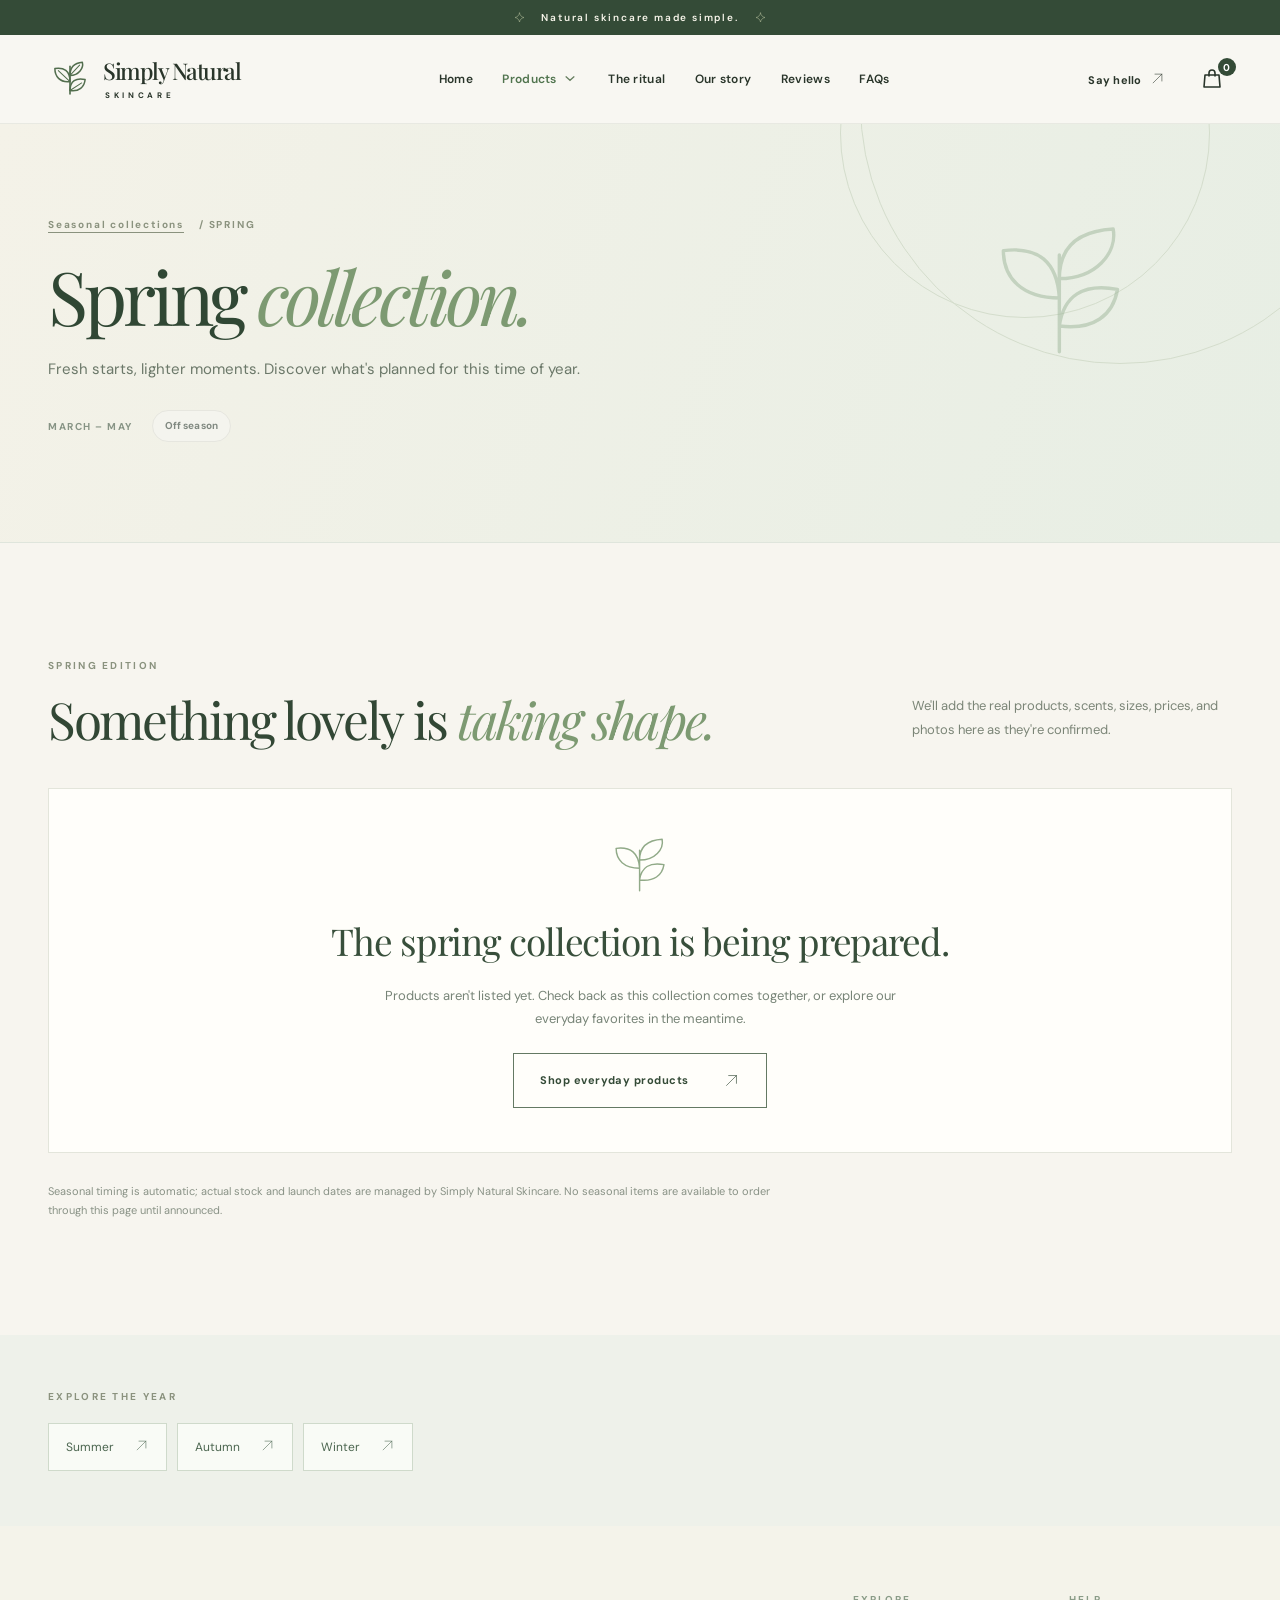
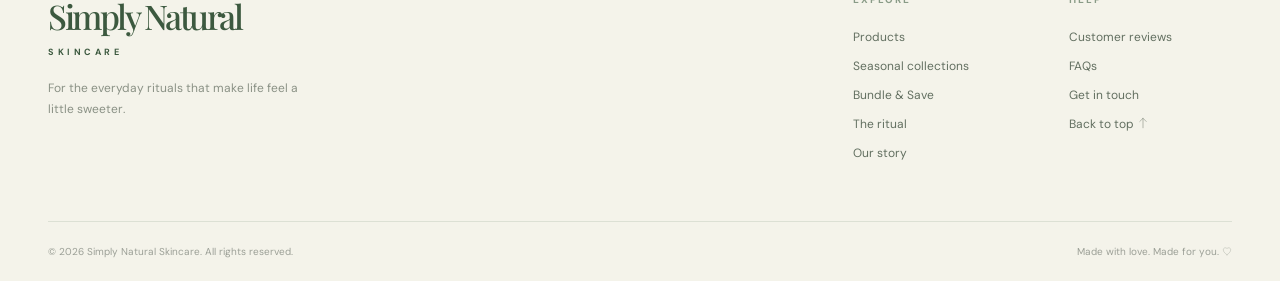
<file: spring.html>
<!DOCTYPE html>

<html lang="en">
<head>
<meta charset="utf-8"/>
<meta content="width=device-width, initial-scale=1" name="viewport"/>
<meta content="#f7f5ef" name="theme-color"/>
<meta content="The Spring collection from Simply Natural Skincare, including release and availability information." name="description"/>
<meta content="website" property="og:type"/>
<meta content="Spring Collection | Simply Natural Skincare" property="og:title"/>
<meta content="The Spring collection from Simply Natural Skincare, including release and availability information." property="og:description"/>
<title>Spring Collection | Simply Natural Skincare</title>
<link href="assets/favicon.svg" rel="icon" type="image/svg+xml"/>
<link href="https://fonts.googleapis.com" rel="preconnect"/>
<link crossorigin="" href="https://fonts.gstatic.com" rel="preconnect"/>
<link href="https://fonts.googleapis.com/css2?family=DM+Sans:wght@400;500;600;700&amp;family=Manrope:wght@400;500;600;700&amp;family=Playfair+Display:ital,wght@0,400;0,500;0,600;1,400;1,500&amp;display=swap" rel="stylesheet"/>
<link href="styles.css" rel="stylesheet"/>
<script defer="" src="script.js"></script>
<script defer="" src="extras.js"></script></head>
<body>
<a class="skip-link" href="#main">Skip to content</a>
<div class="announcement"><span aria-hidden="true" class="tiny-star"><svg aria-hidden="true" class="sns-vector" fill="none" focusable="false" stroke="currentColor" stroke-linecap="round" stroke-linejoin="round" stroke-width="1.8" viewbox="0 0 48 48" xmlns="http://www.w3.org/2000/svg"><path d="M24 4.5c2.9 11.6 7.9 16.6 19.5 19.5C31.9 26.9 26.9 31.9 24 43.5 21.1 31.9 16.1 26.9 4.5 24 16.1 21.1 21.1 16.1 24 4.5Z"></path></svg></span> Natural skincare made simple. <span aria-hidden="true" class="tiny-star"><svg aria-hidden="true" class="sns-vector" fill="none" focusable="false" stroke="currentColor" stroke-linecap="round" stroke-linejoin="round" stroke-width="1.8" viewbox="0 0 48 48" xmlns="http://www.w3.org/2000/svg"><path d="M24 4.5c2.9 11.6 7.9 16.6 19.5 19.5C31.9 26.9 26.9 31.9 24 43.5 21.1 31.9 16.1 26.9 4.5 24 16.1 21.1 21.1 16.1 24 4.5Z"></path></svg></span></div>
<div class="demo-notice" hidden="" id="demoNotice" role="note">Ask about scent availability before ordering. Individual product photos are still being added.</div>
<header class="site-header" id="top">
<div class="nav-container container">
<a aria-label="Simply Natural Skincare home" class="brand" href="index.html">
<span aria-hidden="true" class="brand-mark"><svg fill="none" viewbox="0 0 64 64"><path d="M32 53V13" stroke="currentColor" stroke-linecap="round" stroke-width="2.4"></path><path d="M32 35C17 37 10 27 10 16c13-2 22 3 22 19ZM32 26C45 26 52 15 50 7 38 8 32 14 32 26ZM32 48c13 2 21-5 22-16-13-3-22 2-22 16Z" stroke="currentColor" stroke-linejoin="round" stroke-width="2.2"></path><path d="m15 19 17 16M46 11 32 26M49 37 32 48" stroke="currentColor" stroke-linecap="round" stroke-width="1.5"></path></svg></span>
<span class="brand-type"><strong>Simply Natural</strong><span>SKINCARE</span></span>
</a>
<nav aria-label="Main navigation" class="desktop-nav"><a href="index.html">Home</a><div class="nav-products-group nav-products-current"><a class="nav-products-link" href="scrubs.html">Products</a><button aria-controls="productsSubmenu" aria-expanded="false" aria-label="Open Products submenu" class="nav-products-toggle" type="button"><svg aria-hidden="true" fill="none" stroke="currentColor" stroke-linecap="round" stroke-width="1.5" viewbox="0 0 16 16"><path d="m3.5 5.5 4.5 4 4.5-4"></path></svg></button><div class="nav-products-submenu" hidden="" id="productsSubmenu"><a href="scrubs.html">All products</a><a href="seasonal.html">Seasonal collections</a><a href="bundles.html">Bundle &amp; Save</a></div></div><a href="ritual.html">The ritual</a><a href="story.html">Our story</a><a href="reviews.html">Reviews</a><a href="faq.html">FAQs</a></nav>
<div class="nav-actions">
<a class="header-contact" href="contact.html">Say hello <span aria-hidden="true"><svg aria-hidden="true" class="sns-vector" fill="none" focusable="false" stroke="currentColor" stroke-linecap="round" stroke-linejoin="round" stroke-width="1.8" viewbox="0 0 48 48" xmlns="http://www.w3.org/2000/svg"><path d="M10 38 38 10M16 10h22v22"></path></svg></span></a>
<button aria-label="Open your inquiry bag" class="bag-button" id="openCart" type="button"><svg aria-hidden="true" fill="none" viewbox="0 0 24 24"><path d="M5 8h14l1 12H4L5 8ZM9 9V6a3 3 0 0 1 6 0v3" stroke="currentColor" stroke-linecap="round" stroke-linejoin="round" stroke-width="1.6"></path></svg><span aria-live="polite" class="bag-count" id="cartCount">0</span></button>
<button aria-controls="mobileNav" aria-expanded="false" aria-label="Open menu" class="menu-button" id="menuButton" type="button"><span></span><span></span><span></span></button>
</div>
</div>
<nav aria-label="Mobile navigation" class="mobile-nav" hidden="" id="mobileNav"><a href="index.html">Home</a><a href="scrubs.html">Products</a><div class="mobile-product-sublinks"><a aria-current="page" href="seasonal.html">Seasonal collections</a><a href="bundles.html">Bundle &amp; Save</a></div><a href="ritual.html">The ritual</a><a href="story.html">Our story</a><a href="reviews.html">Customer reviews</a><a href="faq.html">FAQs</a><a href="contact.html">Contact</a></nav>
</header>
<main id="main"><section class="new-page-hero season-detail-hero detail-spring"><div class="container new-page-hero-inner"><div class="eyebrow eyebrow-soft"><a class="breadcrumb-simple" href="seasonal.html">Seasonal collections</a> / SPRING</div><div class="season-detail-icon"><svg aria-hidden="true" fill="none" stroke="currentColor" stroke-linecap="round" stroke-linejoin="round" stroke-width="1.6" viewbox="0 0 72 72"><path d="M35 64V19M35 39C18 39 9 30 9 17c16-2 25 5 26 22ZM35 30C52 30 62 18 60 7 43 8 35 16 35 30ZM35 52c16 2 25-5 27-17-16-3-25 3-27 17Z"></path></svg></div><h1>Spring <em>collection.</em></h1><p>Fresh starts, lighter moments. Discover what's planned for this time of year.</p><div class="season-detail-tagline"><span class="season-months">March – May</span><span class="season-state" data-season-status="spring">Collection status</span></div></div></section>
<section class="section-pad"><div class="container"><div class="new-section-lead"><div><span class="eyebrow eyebrow-soft">SPRING EDITION</span><h2>Something lovely is <em>taking shape.</em></h2></div><p>We'll add the real products, scents, sizes, prices, and photos here as they're confirmed.</p></div><div class="season-products" data-season="spring" id="seasonalProducts"><div class="collection-empty"><div aria-hidden="true" class="empty-leaf"><svg aria-hidden="true" fill="none" stroke="currentColor" stroke-linecap="round" stroke-linejoin="round" stroke-width="1.6" viewbox="0 0 72 72"><path d="M35 64V19M35 39C18 39 9 30 9 17c16-2 25 5 26 22ZM35 30C52 30 62 18 60 7 43 8 35 16 35 30ZM35 52c16 2 25-5 27-17-16-3-25 3-27 17Z"></path></svg></div><h3>The spring collection is being prepared.</h3><p>Products aren't listed yet. Check back as this collection comes together, or explore our everyday favorites in the meantime.</p><a class="btn btn-outline" href="scrubs.html">Shop everyday products <span aria-hidden="true"><svg aria-hidden="true" class="sns-vector" fill="none" stroke="currentColor" stroke-linecap="round" stroke-linejoin="round" stroke-width="1.8" viewbox="0 0 48 48" xmlns="http://www.w3.org/2000/svg"><path d="M10 38 38 10M16 10h22v22"></path></svg></span></a></div></div><p class="status-fineprint">Seasonal timing is automatic; actual stock and launch dates are managed by Simply Natural Skincare. No seasonal items are available to order through this page until announced.</p></div></section>
<section class="season-other-section"><div class="container"><div class="eyebrow eyebrow-soft">EXPLORE THE YEAR</div><div class="season-other-links"><a href="summer.html">Summer <span aria-hidden="true"><svg aria-hidden="true" class="sns-vector" fill="none" stroke="currentColor" stroke-linecap="round" stroke-linejoin="round" stroke-width="1.8" viewbox="0 0 48 48" xmlns="http://www.w3.org/2000/svg"><path d="M10 38 38 10M16 10h22v22"></path></svg></span></a><a href="autumn.html">Autumn <span aria-hidden="true"><svg aria-hidden="true" class="sns-vector" fill="none" stroke="currentColor" stroke-linecap="round" stroke-linejoin="round" stroke-width="1.8" viewbox="0 0 48 48" xmlns="http://www.w3.org/2000/svg"><path d="M10 38 38 10M16 10h22v22"></path></svg></span></a><a href="winter.html">Winter <span aria-hidden="true"><svg aria-hidden="true" class="sns-vector" fill="none" stroke="currentColor" stroke-linecap="round" stroke-linejoin="round" stroke-width="1.8" viewbox="0 0 48 48" xmlns="http://www.w3.org/2000/svg"><path d="M10 38 38 10M16 10h22v22"></path></svg></span></a></div></div></section></main><footer class="footer"><div class="container"><div class="footer-main"><div><a class="footer-brand" href="index.html">Simply Natural <span>SKINCARE</span></a><p>For the everyday rituals that make life feel a little sweeter.</p></div><div class="footer-links"><div><span>EXPLORE</span><a href="scrubs.html">Products</a><a href="seasonal.html">Seasonal collections</a><a href="bundles.html">Bundle &amp; Save</a><a href="ritual.html">The ritual</a><a href="story.html">Our story</a></div><div><span>HELP</span><a href="reviews.html">Customer reviews</a><a href="faq.html">FAQs</a><a href="contact.html">Get in touch</a><a href="index.html">Back to top <svg aria-hidden="true" class="sns-vector" fill="none" focusable="false" stroke="currentColor" stroke-linecap="round" stroke-linejoin="round" stroke-width="1.8" viewbox="0 0 48 48" xmlns="http://www.w3.org/2000/svg"><path d="M24 43V5M11 18 24 5l13 13"></path></svg></a></div></div></div><div class="footer-bottom"><span>© <span id="year"></span> Simply Natural Skincare. All rights reserved.</span><span>Made with love. Made for you. <svg aria-hidden="true" class="sns-vector" fill="none" focusable="false" stroke="currentColor" stroke-linecap="round" stroke-linejoin="round" stroke-width="1.8" viewbox="0 0 48 48" xmlns="http://www.w3.org/2000/svg"><path d="M24 42S6 31.5 6 18.8a10.2 10.2 0 0 1 18-6.7 10.2 10.2 0 0 1 18 6.7C42 31.5 24 42 24 42Z"></path></svg></span></div></div></footer><div class="drawer-backdrop" hidden="" id="cartBackdrop"></div><aside aria-labelledby="cartTitle" aria-modal="true" class="cart-drawer" hidden="" id="cartDrawer" role="dialog">
<div class="cart-top"><div><span class="eyebrow eyebrow-soft">YOUR FAVORITES</span><h2 id="cartTitle">Inquiry bag <span id="cartHeadingCount">(0)</span></h2></div><button aria-label="Close bag" class="icon-close" id="closeCart" type="button">×</button></div>
<div class="cart-body" id="cartItems"></div>
<div class="cart-footer"><p class="cart-note">This is an inquiry only. No payment will be collected on this website; we'll confirm details and pricing first.</p><button class="btn btn-dark cart-action" id="copyRequest" type="button">Copy inquiry <span aria-hidden="true"><svg aria-hidden="true" class="sns-vector" fill="none" focusable="false" stroke="currentColor" stroke-linecap="round" stroke-linejoin="round" stroke-width="1.8" viewbox="0 0 48 48" xmlns="http://www.w3.org/2000/svg"><path d="M10 38 38 10M16 10h22v22"></path></svg></span></button><button class="btn btn-outline cart-action" id="emailRequest" type="button">Email inquiry <span aria-hidden="true"><svg aria-hidden="true" class="sns-vector" fill="none" focusable="false" stroke="currentColor" stroke-linecap="round" stroke-linejoin="round" stroke-width="1.8" viewbox="0 0 48 48" xmlns="http://www.w3.org/2000/svg"><path d="M10 38 38 10M16 10h22v22"></path></svg></span></button><p aria-live="polite" class="cart-feedback" id="cartFeedback"></p></div>
</aside><div class="modal-backdrop" hidden="" id="productBackdrop"></div><div aria-labelledby="modalProductName" aria-modal="true" class="product-modal" hidden="" id="productModal" role="dialog"><button aria-label="Close product details" class="icon-close modal-close" id="closeProduct" type="button">×</button><div id="modalContent"></div></div><div aria-live="polite" class="toast" id="toast" role="status"></div></body>
</html>
</file>
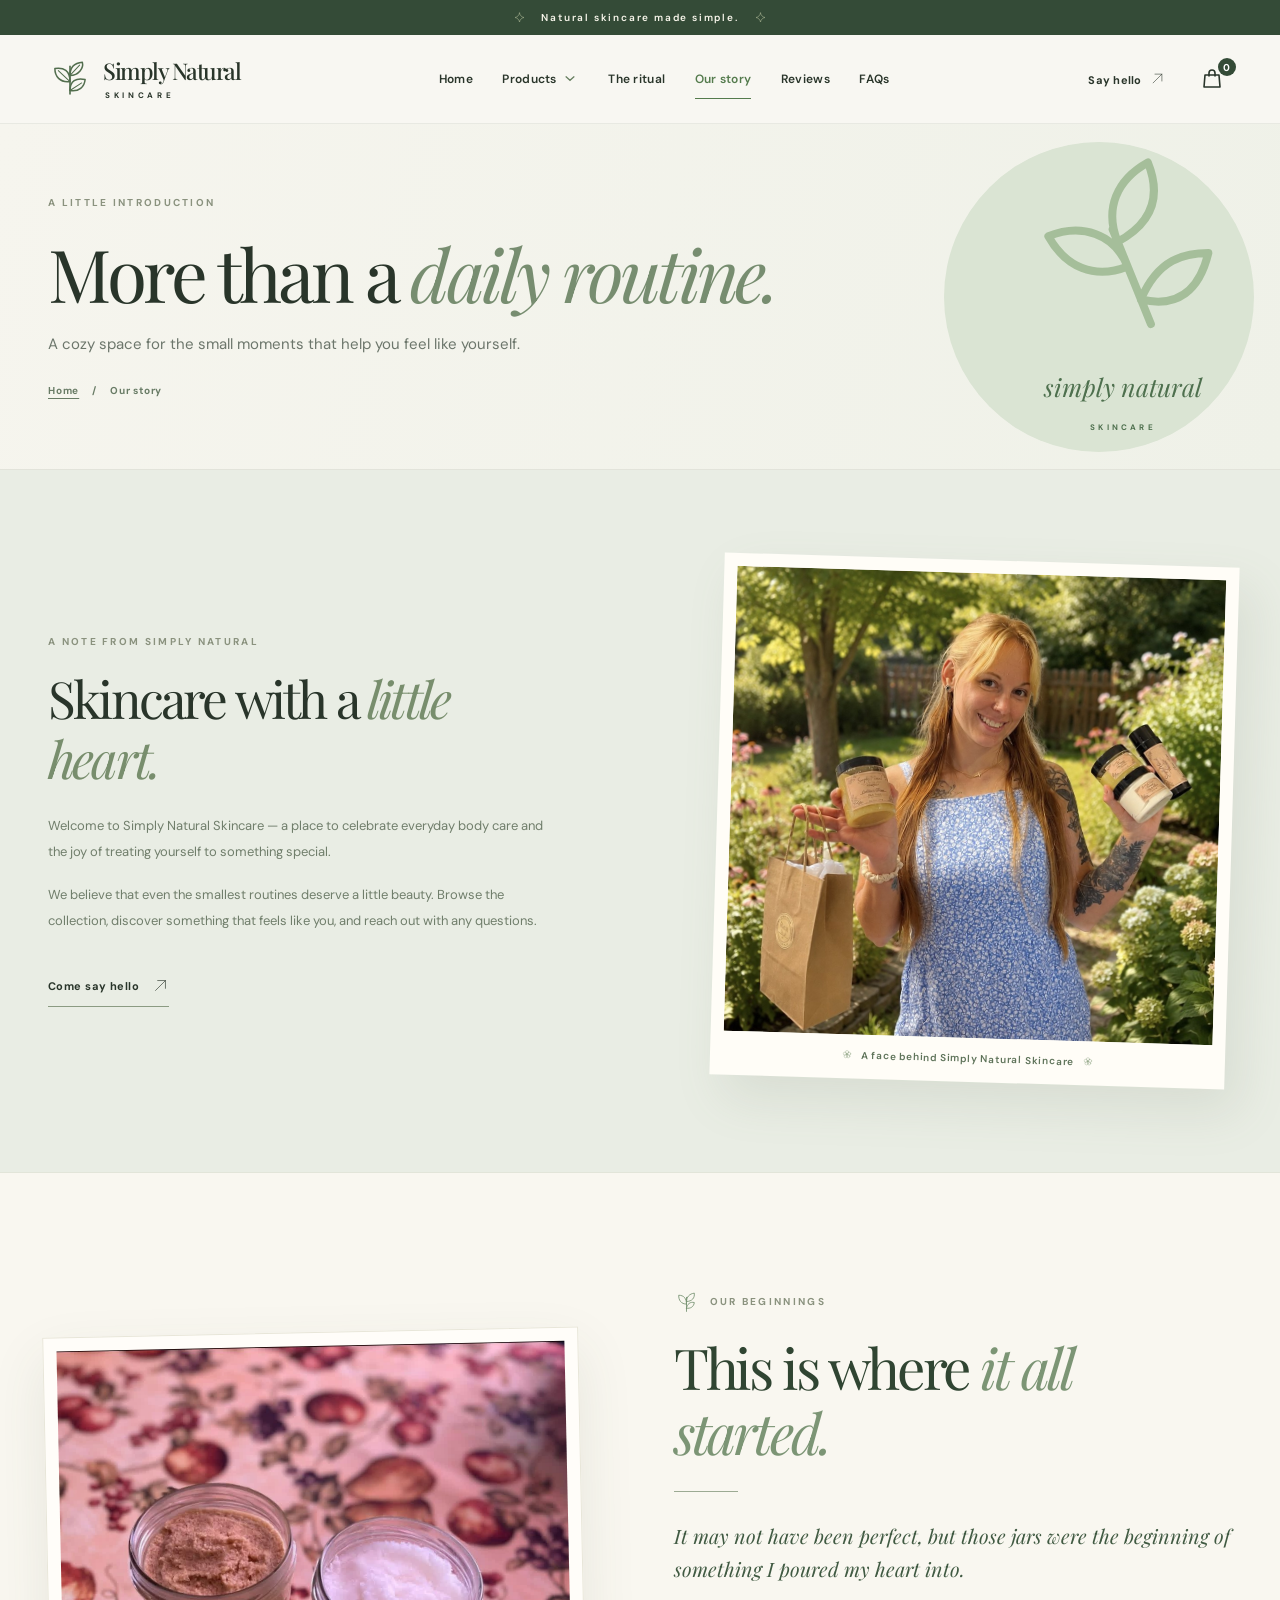
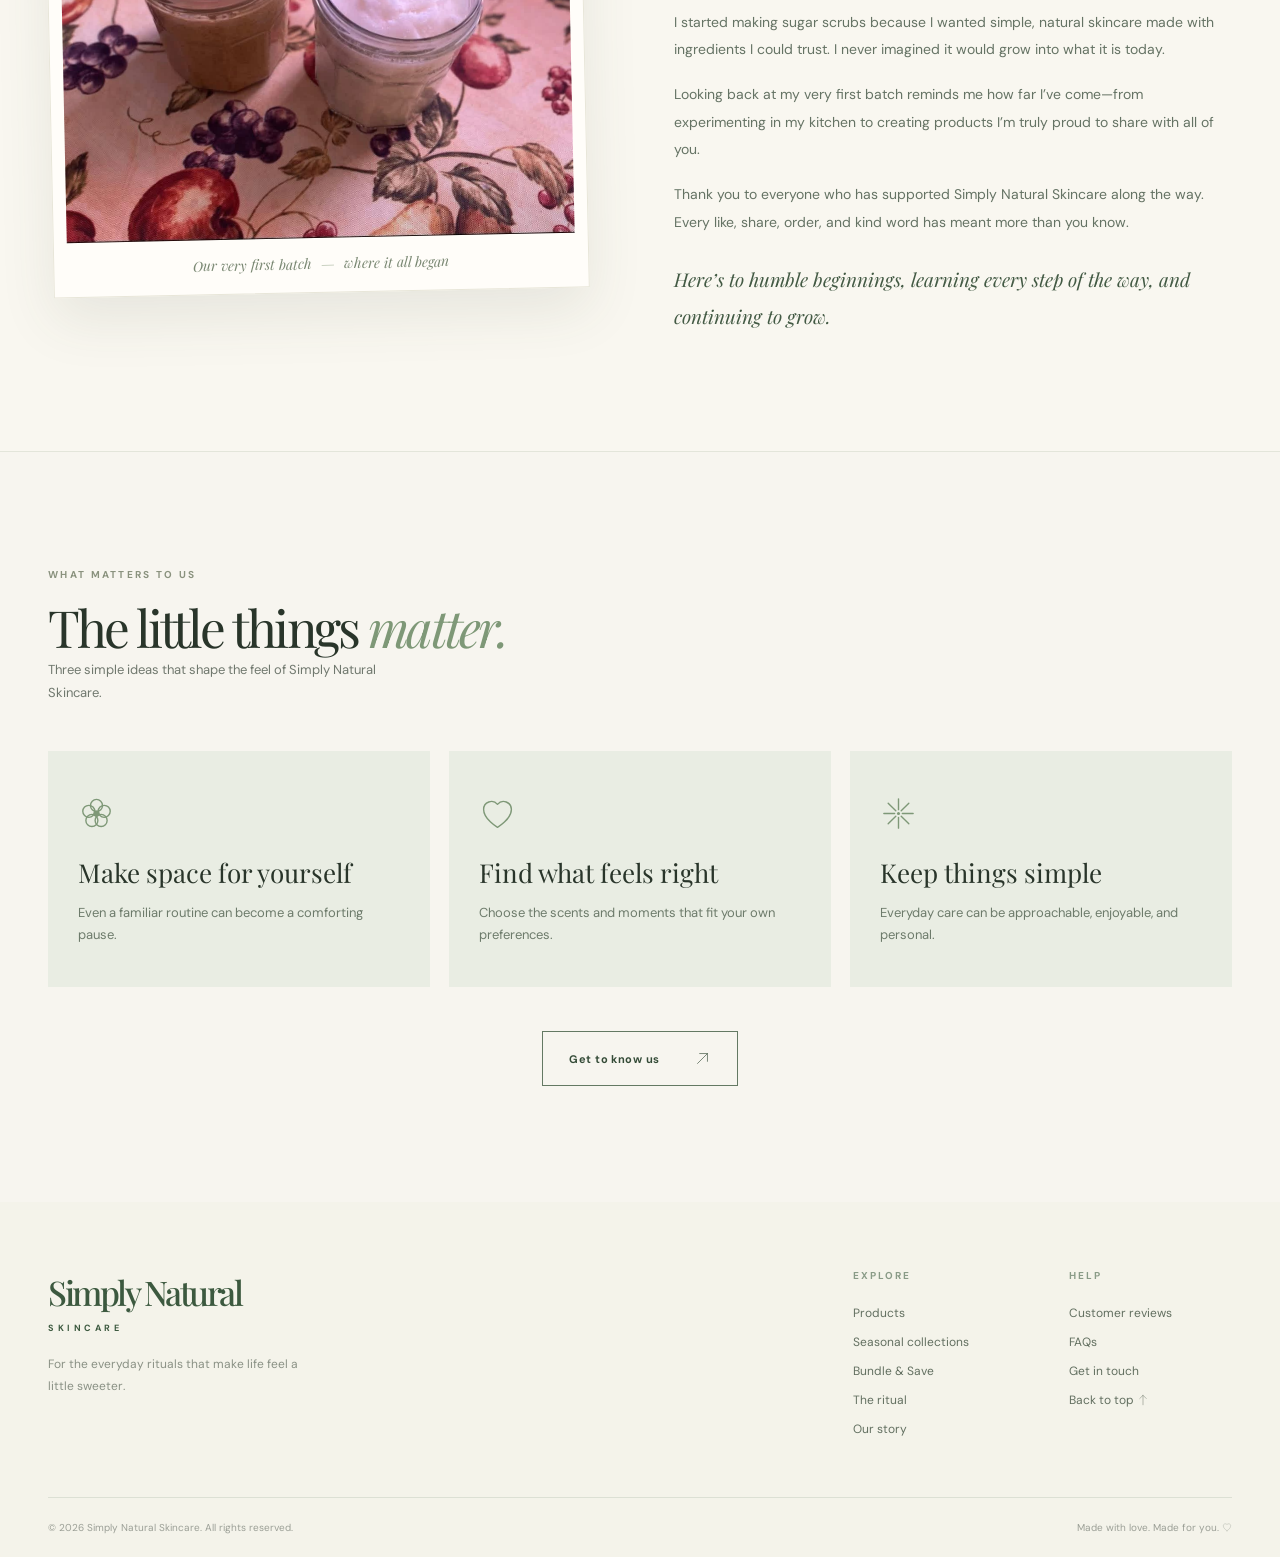
<file: story.html>
<!DOCTYPE html>

<html lang="en">
<head>
<meta charset="utf-8"/>
<meta content="width=device-width, initial-scale=1" name="viewport"/>
<meta content="#f7f5ef" name="theme-color"/>
<meta content="Get to know the inspiration and philosophy behind Simply Natural Skincare." name="description"/>
<meta content="website" property="og:type"/>
<meta content="Our Story | Simply Natural Skincare" property="og:title"/>
<meta content="Get to know the inspiration and philosophy behind Simply Natural Skincare." property="og:description"/>
<title>Our Story | Simply Natural Skincare</title>
<link href="assets/favicon.svg" rel="icon" type="image/svg+xml"/>
<link href="https://fonts.googleapis.com" rel="preconnect"/>
<link crossorigin="" href="https://fonts.gstatic.com" rel="preconnect"/>
<link href="https://fonts.googleapis.com/css2?family=DM+Sans:wght@400;500;600;700&amp;family=Manrope:wght@400;500;600;700&amp;family=Playfair+Display:ital,wght@0,400;0,500;0,600;1,400;1,500&amp;display=swap" rel="stylesheet"/>
<link href="styles.css" rel="stylesheet"/>
<script defer="" src="script.js"></script>
<script defer="" src="extras.js"></script></head>
<body>
<a class="skip-link" href="#main">Skip to content</a>
<div class="announcement"><span aria-hidden="true" class="tiny-star"><svg aria-hidden="true" class="sns-vector" fill="none" focusable="false" stroke="currentColor" stroke-linecap="round" stroke-linejoin="round" stroke-width="1.8" viewbox="0 0 48 48" xmlns="http://www.w3.org/2000/svg"><path d="M24 4.5c2.9 11.6 7.9 16.6 19.5 19.5C31.9 26.9 26.9 31.9 24 43.5 21.1 31.9 16.1 26.9 4.5 24 16.1 21.1 21.1 16.1 24 4.5Z"></path></svg></span> Natural skincare made simple. <span aria-hidden="true" class="tiny-star"><svg aria-hidden="true" class="sns-vector" fill="none" focusable="false" stroke="currentColor" stroke-linecap="round" stroke-linejoin="round" stroke-width="1.8" viewbox="0 0 48 48" xmlns="http://www.w3.org/2000/svg"><path d="M24 4.5c2.9 11.6 7.9 16.6 19.5 19.5C31.9 26.9 26.9 31.9 24 43.5 21.1 31.9 16.1 26.9 4.5 24 16.1 21.1 21.1 16.1 24 4.5Z"></path></svg></span></div>
<div class="demo-notice" hidden="" id="demoNotice" role="note">Ask about scent availability before ordering. Individual product photos are still being added.</div>
<header class="site-header" id="top">
<div class="nav-container container">
<a aria-label="Simply Natural Skincare home" class="brand" href="index.html">
<span aria-hidden="true" class="brand-mark"><svg fill="none" viewbox="0 0 64 64"><path d="M32 53V13" stroke="currentColor" stroke-linecap="round" stroke-width="2.4"></path><path d="M32 35C17 37 10 27 10 16c13-2 22 3 22 19ZM32 26C45 26 52 15 50 7 38 8 32 14 32 26ZM32 48c13 2 21-5 22-16-13-3-22 2-22 16Z" stroke="currentColor" stroke-linejoin="round" stroke-width="2.2"></path><path d="m15 19 17 16M46 11 32 26M49 37 32 48" stroke="currentColor" stroke-linecap="round" stroke-width="1.5"></path></svg></span>
<span class="brand-type"><strong>Simply Natural</strong><span>SKINCARE</span></span>
</a>
<nav aria-label="Main navigation" class="desktop-nav"><a href="index.html">Home</a><div class="nav-products-group"><a class="nav-products-link" href="scrubs.html">Products</a><button aria-controls="productsSubmenu" aria-expanded="false" aria-label="Open Products submenu" class="nav-products-toggle" type="button"><svg aria-hidden="true" fill="none" stroke="currentColor" stroke-linecap="round" stroke-width="1.5" viewbox="0 0 16 16"><path d="m3.5 5.5 4.5 4 4.5-4"></path></svg></button><div class="nav-products-submenu" hidden="" id="productsSubmenu"><a href="scrubs.html">All products</a><a href="seasonal.html">Seasonal collections</a><a href="bundles.html">Bundle &amp; Save</a></div></div><a href="ritual.html">The ritual</a><a aria-current="page" href="story.html">Our story</a><a href="reviews.html">Reviews</a><a href="faq.html">FAQs</a></nav>
<div class="nav-actions">
<a class="header-contact" href="contact.html">Say hello <span aria-hidden="true"><svg aria-hidden="true" class="sns-vector" fill="none" focusable="false" stroke="currentColor" stroke-linecap="round" stroke-linejoin="round" stroke-width="1.8" viewbox="0 0 48 48" xmlns="http://www.w3.org/2000/svg"><path d="M10 38 38 10M16 10h22v22"></path></svg></span></a>
<button aria-label="Open your inquiry bag" class="bag-button" id="openCart" type="button"><svg aria-hidden="true" fill="none" viewbox="0 0 24 24"><path d="M5 8h14l1 12H4L5 8ZM9 9V6a3 3 0 0 1 6 0v3" stroke="currentColor" stroke-linecap="round" stroke-linejoin="round" stroke-width="1.6"></path></svg><span aria-live="polite" class="bag-count" id="cartCount">0</span></button>
<button aria-controls="mobileNav" aria-expanded="false" aria-label="Open menu" class="menu-button" id="menuButton" type="button"><span></span><span></span><span></span></button>
</div>
</div>
<nav aria-label="Mobile navigation" class="mobile-nav" hidden="" id="mobileNav"><a href="index.html">Home</a><a href="scrubs.html">Products</a><div class="mobile-product-sublinks"><a href="seasonal.html">Seasonal collections</a><a href="bundles.html">Bundle &amp; Save</a></div><a href="ritual.html">The ritual</a><a aria-current="page" href="story.html">Our story</a><a href="reviews.html">Customer reviews</a><a href="faq.html">FAQs</a><a href="contact.html">Contact</a></nav>
</header>
<main id="main"><section class="page-banner"><div class="container page-banner-inner">
<div class="page-banner-content"><div class="eyebrow eyebrow-soft">A LITTLE INTRODUCTION</div>
<h1>More than a <em>daily routine.</em></h1><p>A cozy space for the small moments that help you feel like yourself.</p>
<div class="page-breadcrumb"><a href="index.html">Home</a><span aria-hidden="true">/</span><span>Our story</span></div>
</div><div aria-hidden="true" class="page-banner-art"><span class="page-banner-sun"></span><span class="page-banner-stem"><svg aria-hidden="true" class="sns-vector" fill="none" focusable="false" stroke="currentColor" stroke-linecap="round" stroke-linejoin="round" stroke-width="1.8" viewbox="0 0 48 48" xmlns="http://www.w3.org/2000/svg"><path d="M24 40V17M24 26c-8 0-13-5-14-13 8 0 14 5 14 13ZM24 20c0-8 5-13 13-14 0 8-4 13-13 14ZM24 34c7-7 13-6 18-4-5 7-11 9-18 4Z"></path></svg></span><span class="page-banner-mark">simply natural<br/><small>SKINCARE</small></span></div>
</div></section><section class="story-section" id="story"><div class="container story-grid"><div class="story-copy"><div class="eyebrow eyebrow-soft">A NOTE FROM SIMPLY NATURAL</div><h2>Skincare with a <em>little heart.</em></h2><p>Welcome to Simply Natural Skincare — a place to celebrate everyday body care and the joy of treating yourself to something special.</p><p>We believe that even the smallest routines deserve a little beauty. Browse the collection, discover something that feels like you, and reach out with any questions.</p><a class="text-link story-link" href="contact.html">Come say hello <span aria-hidden="true"><svg aria-hidden="true" class="sns-vector" fill="none" focusable="false" stroke="currentColor" stroke-linecap="round" stroke-linejoin="round" stroke-width="1.8" viewbox="0 0 48 48" xmlns="http://www.w3.org/2000/svg"><path d="M10 38 38 10M16 10h22v22"></path></svg></span></a></div><figure class="story-card story-photo-card">
<div class="story-card-frame">
<img alt="Simply Natural Skincare founder smiling outdoors while holding skincare products" class="story-founder-photo" decoding="async" height="1012" loading="eager" src="assets/our-story-founder.jpg" width="1065"/>
</div>
<figcaption class="story-photo-caption"><span aria-hidden="true"><svg aria-hidden="true" class="sns-vector" fill="none" focusable="false" stroke="currentColor" stroke-linecap="round" stroke-linejoin="round" stroke-width="1.8" viewbox="0 0 48 48" xmlns="http://www.w3.org/2000/svg"><circle cx="24" cy="13.5" r="7.8"></circle><circle cx="34" cy="21.2" r="7.8"></circle><circle cx="30" cy="33" r="7.8"></circle><circle cx="18" cy="33" r="7.8"></circle><circle cx="14" cy="21.2" r="7.8"></circle><circle cx="24" cy="24" fill="currentColor" r="4" stroke="none"></circle></svg></span> A face behind Simply Natural Skincare <span aria-hidden="true"><svg aria-hidden="true" class="sns-vector" fill="none" focusable="false" stroke="currentColor" stroke-linecap="round" stroke-linejoin="round" stroke-width="1.8" viewbox="0 0 48 48" xmlns="http://www.w3.org/2000/svg"><circle cx="24" cy="13.5" r="7.8"></circle><circle cx="34" cy="21.2" r="7.8"></circle><circle cx="30" cy="33" r="7.8"></circle><circle cx="18" cy="33" r="7.8"></circle><circle cx="14" cy="21.2" r="7.8"></circle><circle cx="24" cy="24" fill="currentColor" r="4" stroke="none"></circle></svg></span></figcaption>
</figure></div></section><section aria-labelledby="beginnings-title" class="beginnings-section section-pad" id="our-beginnings">
<div class="container beginnings-inner">
<div class="beginnings-image-column">
<figure class="beginnings-photo-frame">
<img alt="The first two jars of Simply Natural Skincare sugar scrub, photographed on a pink fruit-patterned tablecloth." decoding="async" height="1132" loading="lazy" src="assets/first-sugar-scrubs.jpg" width="1170"/>
<figcaption>Our very first batch <span aria-hidden="true">—</span> where it all began</figcaption>
</figure>
</div>
<div class="beginnings-story">
<div class="eyebrow eyebrow-soft beginnings-eyebrow">
<svg aria-hidden="true" class="beginnings-leaf" fill="none" focusable="false" height="25" stroke="currentColor" stroke-linecap="round" stroke-linejoin="round" stroke-width="1.65" viewbox="0 0 48 48" width="25">
<path d="M24 43V16M24 29C13 29 9 21 9 12c10 0 15 6 15 17ZM24 24C35 24 40 17 39 8c-9 1-15 7-15 16ZM24 37c8 1 14-3 15-11-8-2-14 3-15 11Z"></path>
</svg>
        OUR BEGINNINGS
      </div>
<h2 id="beginnings-title">This is where <em>it all started.</em></h2>
<div aria-hidden="true" class="beginnings-rule"></div>
<p class="beginnings-lead">It may not have been perfect, but those jars were the beginning of something I poured my heart into.</p>
<p>I started making sugar scrubs because I wanted simple, natural skincare made with ingredients I could trust. I never imagined it would grow into what it is today.</p>
<p>Looking back at my very first batch reminds me how far I’ve come—from experimenting in my kitchen to creating products I’m truly proud to share with all of you.</p>
<p>Thank you to everyone who has supported Simply Natural Skincare along the way. Every like, share, order, and kind word has meant more than you know.</p>
<p class="beginnings-closing">Here’s to humble beginnings, learning every step of the way, and continuing to grow.</p>
</div>
</div>
</section><section class="values-section section-pad"><div class="container"><div class="section-intro"><div class="eyebrow eyebrow-soft">WHAT MATTERS TO US</div><h2>The little things <em>matter.</em></h2><p>Three simple ideas that shape the feel of Simply Natural Skincare.</p></div><div class="values-grid"><article><span aria-hidden="true"><svg aria-hidden="true" class="sns-vector" fill="none" focusable="false" stroke="currentColor" stroke-linecap="round" stroke-linejoin="round" stroke-width="1.8" viewbox="0 0 48 48" xmlns="http://www.w3.org/2000/svg"><circle cx="24" cy="13.5" r="7.8"></circle><circle cx="34" cy="21.2" r="7.8"></circle><circle cx="30" cy="33" r="7.8"></circle><circle cx="18" cy="33" r="7.8"></circle><circle cx="14" cy="21.2" r="7.8"></circle><circle cx="24" cy="24" fill="currentColor" r="4" stroke="none"></circle></svg></span><h3>Make space for yourself</h3><p>Even a familiar routine can become a comforting pause.</p></article><article><span aria-hidden="true"><svg aria-hidden="true" class="sns-vector" fill="none" focusable="false" stroke="currentColor" stroke-linecap="round" stroke-linejoin="round" stroke-width="1.8" viewbox="0 0 48 48" xmlns="http://www.w3.org/2000/svg"><path d="M24 42S6 31.5 6 18.8a10.2 10.2 0 0 1 18-6.7 10.2 10.2 0 0 1 18 6.7C42 31.5 24 42 24 42Z"></path></svg></span><h3>Find what feels right</h3><p>Choose the scents and moments that fit your own preferences.</p></article><article><span aria-hidden="true"><svg aria-hidden="true" class="sns-vector" fill="none" focusable="false" stroke="currentColor" stroke-linecap="round" stroke-linejoin="round" stroke-width="1.8" viewbox="0 0 48 48" xmlns="http://www.w3.org/2000/svg"><path d="M24 5v14M24 29v14M5 24h14M29 24h14M10.6 10.6l9.9 9.9M27.5 27.5l9.9 9.9M37.4 10.6l-9.9 9.9M20.5 27.5l-9.9 9.9"></path><circle cx="24" cy="24" fill="currentColor" r="2" stroke="none"></circle></svg></span><h3>Keep things simple</h3><p>Everyday care can be approachable, enjoyable, and personal.</p></article></div><div class="section-end-link"><a class="btn btn-outline" href="contact.html">Get to know us <span aria-hidden="true"><svg aria-hidden="true" class="sns-vector" fill="none" focusable="false" stroke="currentColor" stroke-linecap="round" stroke-linejoin="round" stroke-width="1.8" viewbox="0 0 48 48" xmlns="http://www.w3.org/2000/svg"><path d="M10 38 38 10M16 10h22v22"></path></svg></span></a></div></div></section></main><footer class="footer"><div class="container"><div class="footer-main"><div><a class="footer-brand" href="index.html">Simply Natural <span>SKINCARE</span></a><p>For the everyday rituals that make life feel a little sweeter.</p></div><div class="footer-links"><div><span>EXPLORE</span><a href="scrubs.html">Products</a><a href="seasonal.html">Seasonal collections</a><a href="bundles.html">Bundle &amp; Save</a><a href="ritual.html">The ritual</a><a href="story.html">Our story</a></div><div><span>HELP</span><a href="reviews.html">Customer reviews</a><a href="faq.html">FAQs</a><a href="contact.html">Get in touch</a><a href="index.html">Back to top <svg aria-hidden="true" class="sns-vector" fill="none" focusable="false" stroke="currentColor" stroke-linecap="round" stroke-linejoin="round" stroke-width="1.8" viewbox="0 0 48 48" xmlns="http://www.w3.org/2000/svg"><path d="M24 43V5M11 18 24 5l13 13"></path></svg></a></div></div></div><div class="footer-bottom"><span>© <span id="year"></span> Simply Natural Skincare. All rights reserved.</span><span>Made with love. Made for you. <svg aria-hidden="true" class="sns-vector" fill="none" focusable="false" stroke="currentColor" stroke-linecap="round" stroke-linejoin="round" stroke-width="1.8" viewbox="0 0 48 48" xmlns="http://www.w3.org/2000/svg"><path d="M24 42S6 31.5 6 18.8a10.2 10.2 0 0 1 18-6.7 10.2 10.2 0 0 1 18 6.7C42 31.5 24 42 24 42Z"></path></svg></span></div></div></footer><div class="drawer-backdrop" hidden="" id="cartBackdrop"></div><aside aria-labelledby="cartTitle" aria-modal="true" class="cart-drawer" hidden="" id="cartDrawer" role="dialog">
<div class="cart-top"><div><span class="eyebrow eyebrow-soft">YOUR FAVORITES</span><h2 id="cartTitle">Inquiry bag <span id="cartHeadingCount">(0)</span></h2></div><button aria-label="Close bag" class="icon-close" id="closeCart" type="button">×</button></div>
<div class="cart-body" id="cartItems"></div>
<div class="cart-footer"><p class="cart-note">This is an inquiry only. No payment will be collected on this website; we'll confirm details and pricing first.</p><button class="btn btn-dark cart-action" id="copyRequest" type="button">Copy inquiry <span aria-hidden="true"><svg aria-hidden="true" class="sns-vector" fill="none" focusable="false" stroke="currentColor" stroke-linecap="round" stroke-linejoin="round" stroke-width="1.8" viewbox="0 0 48 48" xmlns="http://www.w3.org/2000/svg"><path d="M10 38 38 10M16 10h22v22"></path></svg></span></button><button class="btn btn-outline cart-action" id="emailRequest" type="button">Email inquiry <span aria-hidden="true"><svg aria-hidden="true" class="sns-vector" fill="none" focusable="false" stroke="currentColor" stroke-linecap="round" stroke-linejoin="round" stroke-width="1.8" viewbox="0 0 48 48" xmlns="http://www.w3.org/2000/svg"><path d="M10 38 38 10M16 10h22v22"></path></svg></span></button><p aria-live="polite" class="cart-feedback" id="cartFeedback"></p></div>
</aside><div class="modal-backdrop" hidden="" id="productBackdrop"></div><div aria-labelledby="modalProductName" aria-modal="true" class="product-modal" hidden="" id="productModal" role="dialog"><button aria-label="Close product details" class="icon-close modal-close" id="closeProduct" type="button">×</button><div id="modalContent"></div></div><div aria-live="polite" class="toast" id="toast" role="status"></div></body>
</html>
</file>
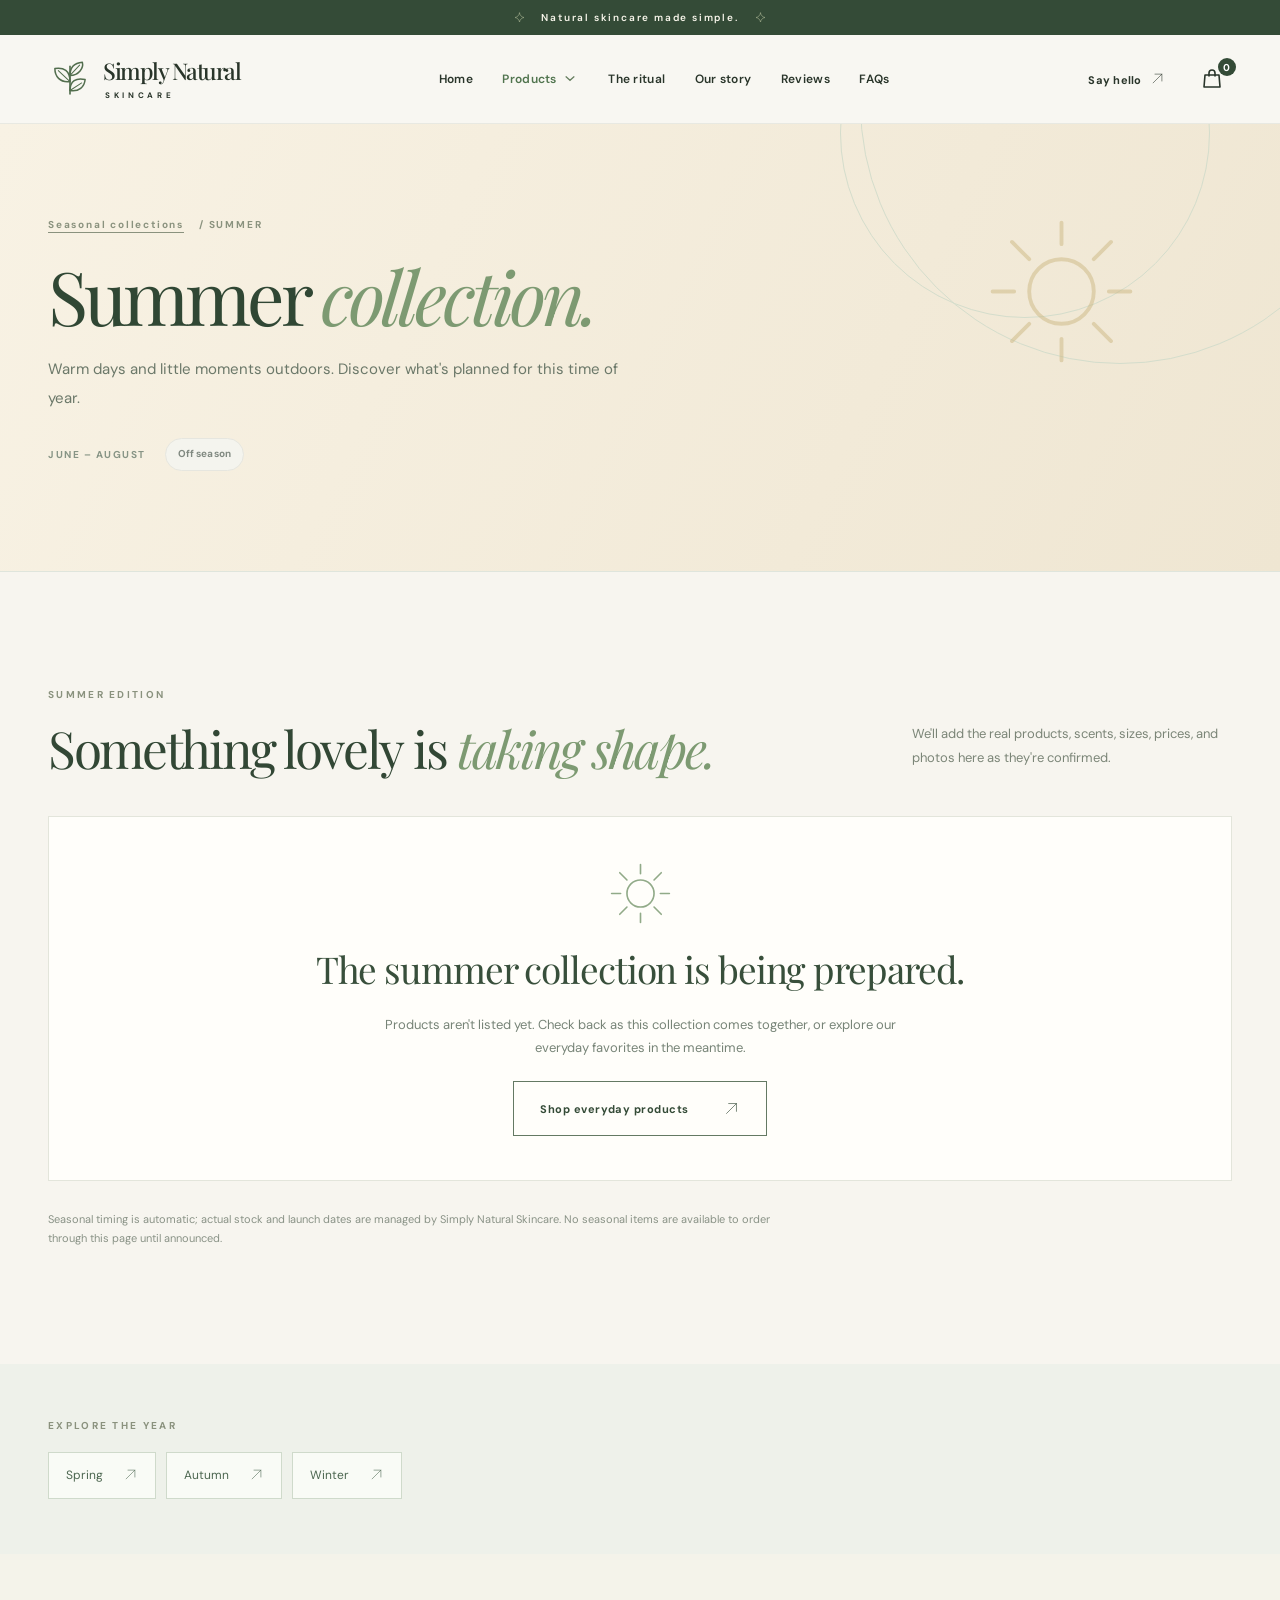
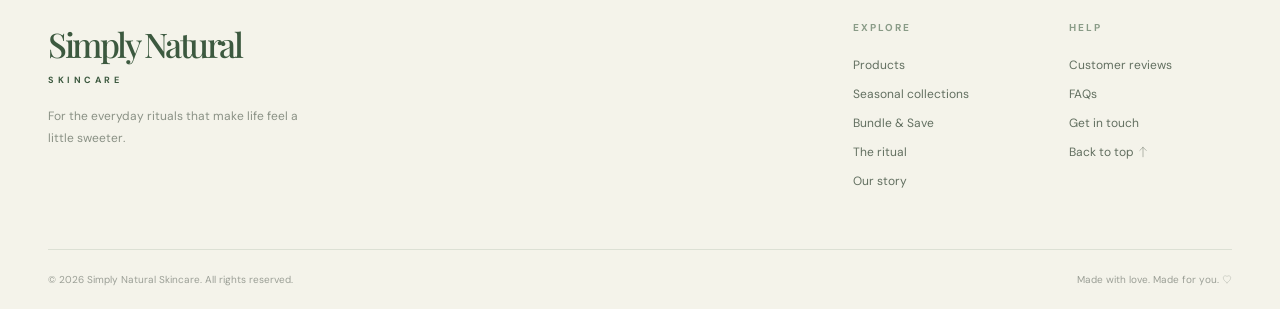
<file: summer.html>
<!DOCTYPE html>

<html lang="en">
<head>
<meta charset="utf-8"/>
<meta content="width=device-width, initial-scale=1" name="viewport"/>
<meta content="#f7f5ef" name="theme-color"/>
<meta content="The Summer collection from Simply Natural Skincare, including release and availability information." name="description"/>
<meta content="website" property="og:type"/>
<meta content="Summer Collection | Simply Natural Skincare" property="og:title"/>
<meta content="The Summer collection from Simply Natural Skincare, including release and availability information." property="og:description"/>
<title>Summer Collection | Simply Natural Skincare</title>
<link href="assets/favicon.svg" rel="icon" type="image/svg+xml"/>
<link href="https://fonts.googleapis.com" rel="preconnect"/>
<link crossorigin="" href="https://fonts.gstatic.com" rel="preconnect"/>
<link href="https://fonts.googleapis.com/css2?family=DM+Sans:wght@400;500;600;700&amp;family=Manrope:wght@400;500;600;700&amp;family=Playfair+Display:ital,wght@0,400;0,500;0,600;1,400;1,500&amp;display=swap" rel="stylesheet"/>
<link href="styles.css" rel="stylesheet"/>
<script defer="" src="script.js"></script>
<script defer="" src="extras.js"></script></head>
<body>
<a class="skip-link" href="#main">Skip to content</a>
<div class="announcement"><span aria-hidden="true" class="tiny-star"><svg aria-hidden="true" class="sns-vector" fill="none" focusable="false" stroke="currentColor" stroke-linecap="round" stroke-linejoin="round" stroke-width="1.8" viewbox="0 0 48 48" xmlns="http://www.w3.org/2000/svg"><path d="M24 4.5c2.9 11.6 7.9 16.6 19.5 19.5C31.9 26.9 26.9 31.9 24 43.5 21.1 31.9 16.1 26.9 4.5 24 16.1 21.1 21.1 16.1 24 4.5Z"></path></svg></span> Natural skincare made simple. <span aria-hidden="true" class="tiny-star"><svg aria-hidden="true" class="sns-vector" fill="none" focusable="false" stroke="currentColor" stroke-linecap="round" stroke-linejoin="round" stroke-width="1.8" viewbox="0 0 48 48" xmlns="http://www.w3.org/2000/svg"><path d="M24 4.5c2.9 11.6 7.9 16.6 19.5 19.5C31.9 26.9 26.9 31.9 24 43.5 21.1 31.9 16.1 26.9 4.5 24 16.1 21.1 21.1 16.1 24 4.5Z"></path></svg></span></div>
<div class="demo-notice" hidden="" id="demoNotice" role="note">Ask about scent availability before ordering. Individual product photos are still being added.</div>
<header class="site-header" id="top">
<div class="nav-container container">
<a aria-label="Simply Natural Skincare home" class="brand" href="index.html">
<span aria-hidden="true" class="brand-mark"><svg fill="none" viewbox="0 0 64 64"><path d="M32 53V13" stroke="currentColor" stroke-linecap="round" stroke-width="2.4"></path><path d="M32 35C17 37 10 27 10 16c13-2 22 3 22 19ZM32 26C45 26 52 15 50 7 38 8 32 14 32 26ZM32 48c13 2 21-5 22-16-13-3-22 2-22 16Z" stroke="currentColor" stroke-linejoin="round" stroke-width="2.2"></path><path d="m15 19 17 16M46 11 32 26M49 37 32 48" stroke="currentColor" stroke-linecap="round" stroke-width="1.5"></path></svg></span>
<span class="brand-type"><strong>Simply Natural</strong><span>SKINCARE</span></span>
</a>
<nav aria-label="Main navigation" class="desktop-nav"><a href="index.html">Home</a><div class="nav-products-group nav-products-current"><a class="nav-products-link" href="scrubs.html">Products</a><button aria-controls="productsSubmenu" aria-expanded="false" aria-label="Open Products submenu" class="nav-products-toggle" type="button"><svg aria-hidden="true" fill="none" stroke="currentColor" stroke-linecap="round" stroke-width="1.5" viewbox="0 0 16 16"><path d="m3.5 5.5 4.5 4 4.5-4"></path></svg></button><div class="nav-products-submenu" hidden="" id="productsSubmenu"><a href="scrubs.html">All products</a><a href="seasonal.html">Seasonal collections</a><a href="bundles.html">Bundle &amp; Save</a></div></div><a href="ritual.html">The ritual</a><a href="story.html">Our story</a><a href="reviews.html">Reviews</a><a href="faq.html">FAQs</a></nav>
<div class="nav-actions">
<a class="header-contact" href="contact.html">Say hello <span aria-hidden="true"><svg aria-hidden="true" class="sns-vector" fill="none" focusable="false" stroke="currentColor" stroke-linecap="round" stroke-linejoin="round" stroke-width="1.8" viewbox="0 0 48 48" xmlns="http://www.w3.org/2000/svg"><path d="M10 38 38 10M16 10h22v22"></path></svg></span></a>
<button aria-label="Open your inquiry bag" class="bag-button" id="openCart" type="button"><svg aria-hidden="true" fill="none" viewbox="0 0 24 24"><path d="M5 8h14l1 12H4L5 8ZM9 9V6a3 3 0 0 1 6 0v3" stroke="currentColor" stroke-linecap="round" stroke-linejoin="round" stroke-width="1.6"></path></svg><span aria-live="polite" class="bag-count" id="cartCount">0</span></button>
<button aria-controls="mobileNav" aria-expanded="false" aria-label="Open menu" class="menu-button" id="menuButton" type="button"><span></span><span></span><span></span></button>
</div>
</div>
<nav aria-label="Mobile navigation" class="mobile-nav" hidden="" id="mobileNav"><a href="index.html">Home</a><a href="scrubs.html">Products</a><div class="mobile-product-sublinks"><a aria-current="page" href="seasonal.html">Seasonal collections</a><a href="bundles.html">Bundle &amp; Save</a></div><a href="ritual.html">The ritual</a><a href="story.html">Our story</a><a href="reviews.html">Customer reviews</a><a href="faq.html">FAQs</a><a href="contact.html">Contact</a></nav>
</header>
<main id="main"><section class="new-page-hero season-detail-hero detail-summer"><div class="container new-page-hero-inner"><div class="eyebrow eyebrow-soft"><a class="breadcrumb-simple" href="seasonal.html">Seasonal collections</a> / SUMMER</div><div class="season-detail-icon"><svg aria-hidden="true" fill="none" stroke="currentColor" stroke-linecap="round" stroke-width="1.8" viewbox="0 0 72 72"><circle cx="36" cy="36" r="15"></circle><path d="M36 4v10m0 44v10M4 36h10m44 0h10M13 13l8 8m30 30 8 8M59 13l-8 8m-30 30-8 8"></path></svg></div><h1>Summer <em>collection.</em></h1><p>Warm days and little moments outdoors. Discover what's planned for this time of year.</p><div class="season-detail-tagline"><span class="season-months">June – August</span><span class="season-state" data-season-status="summer">Collection status</span></div></div></section>
<section class="section-pad"><div class="container"><div class="new-section-lead"><div><span class="eyebrow eyebrow-soft">SUMMER EDITION</span><h2>Something lovely is <em>taking shape.</em></h2></div><p>We'll add the real products, scents, sizes, prices, and photos here as they're confirmed.</p></div><div class="season-products" data-season="summer" id="seasonalProducts"><div class="collection-empty"><div aria-hidden="true" class="empty-leaf"><svg aria-hidden="true" fill="none" stroke="currentColor" stroke-linecap="round" stroke-width="1.8" viewbox="0 0 72 72"><circle cx="36" cy="36" r="15"></circle><path d="M36 4v10m0 44v10M4 36h10m44 0h10M13 13l8 8m30 30 8 8M59 13l-8 8m-30 30-8 8"></path></svg></div><h3>The summer collection is being prepared.</h3><p>Products aren't listed yet. Check back as this collection comes together, or explore our everyday favorites in the meantime.</p><a class="btn btn-outline" href="scrubs.html">Shop everyday products <span aria-hidden="true"><svg aria-hidden="true" class="sns-vector" fill="none" stroke="currentColor" stroke-linecap="round" stroke-linejoin="round" stroke-width="1.8" viewbox="0 0 48 48" xmlns="http://www.w3.org/2000/svg"><path d="M10 38 38 10M16 10h22v22"></path></svg></span></a></div></div><p class="status-fineprint">Seasonal timing is automatic; actual stock and launch dates are managed by Simply Natural Skincare. No seasonal items are available to order through this page until announced.</p></div></section>
<section class="season-other-section"><div class="container"><div class="eyebrow eyebrow-soft">EXPLORE THE YEAR</div><div class="season-other-links"><a href="spring.html">Spring <span aria-hidden="true"><svg aria-hidden="true" class="sns-vector" fill="none" stroke="currentColor" stroke-linecap="round" stroke-linejoin="round" stroke-width="1.8" viewbox="0 0 48 48" xmlns="http://www.w3.org/2000/svg"><path d="M10 38 38 10M16 10h22v22"></path></svg></span></a><a href="autumn.html">Autumn <span aria-hidden="true"><svg aria-hidden="true" class="sns-vector" fill="none" stroke="currentColor" stroke-linecap="round" stroke-linejoin="round" stroke-width="1.8" viewbox="0 0 48 48" xmlns="http://www.w3.org/2000/svg"><path d="M10 38 38 10M16 10h22v22"></path></svg></span></a><a href="winter.html">Winter <span aria-hidden="true"><svg aria-hidden="true" class="sns-vector" fill="none" stroke="currentColor" stroke-linecap="round" stroke-linejoin="round" stroke-width="1.8" viewbox="0 0 48 48" xmlns="http://www.w3.org/2000/svg"><path d="M10 38 38 10M16 10h22v22"></path></svg></span></a></div></div></section></main><footer class="footer"><div class="container"><div class="footer-main"><div><a class="footer-brand" href="index.html">Simply Natural <span>SKINCARE</span></a><p>For the everyday rituals that make life feel a little sweeter.</p></div><div class="footer-links"><div><span>EXPLORE</span><a href="scrubs.html">Products</a><a href="seasonal.html">Seasonal collections</a><a href="bundles.html">Bundle &amp; Save</a><a href="ritual.html">The ritual</a><a href="story.html">Our story</a></div><div><span>HELP</span><a href="reviews.html">Customer reviews</a><a href="faq.html">FAQs</a><a href="contact.html">Get in touch</a><a href="index.html">Back to top <svg aria-hidden="true" class="sns-vector" fill="none" focusable="false" stroke="currentColor" stroke-linecap="round" stroke-linejoin="round" stroke-width="1.8" viewbox="0 0 48 48" xmlns="http://www.w3.org/2000/svg"><path d="M24 43V5M11 18 24 5l13 13"></path></svg></a></div></div></div><div class="footer-bottom"><span>© <span id="year"></span> Simply Natural Skincare. All rights reserved.</span><span>Made with love. Made for you. <svg aria-hidden="true" class="sns-vector" fill="none" focusable="false" stroke="currentColor" stroke-linecap="round" stroke-linejoin="round" stroke-width="1.8" viewbox="0 0 48 48" xmlns="http://www.w3.org/2000/svg"><path d="M24 42S6 31.5 6 18.8a10.2 10.2 0 0 1 18-6.7 10.2 10.2 0 0 1 18 6.7C42 31.5 24 42 24 42Z"></path></svg></span></div></div></footer><div class="drawer-backdrop" hidden="" id="cartBackdrop"></div><aside aria-labelledby="cartTitle" aria-modal="true" class="cart-drawer" hidden="" id="cartDrawer" role="dialog">
<div class="cart-top"><div><span class="eyebrow eyebrow-soft">YOUR FAVORITES</span><h2 id="cartTitle">Inquiry bag <span id="cartHeadingCount">(0)</span></h2></div><button aria-label="Close bag" class="icon-close" id="closeCart" type="button">×</button></div>
<div class="cart-body" id="cartItems"></div>
<div class="cart-footer"><p class="cart-note">This is an inquiry only. No payment will be collected on this website; we'll confirm details and pricing first.</p><button class="btn btn-dark cart-action" id="copyRequest" type="button">Copy inquiry <span aria-hidden="true"><svg aria-hidden="true" class="sns-vector" fill="none" focusable="false" stroke="currentColor" stroke-linecap="round" stroke-linejoin="round" stroke-width="1.8" viewbox="0 0 48 48" xmlns="http://www.w3.org/2000/svg"><path d="M10 38 38 10M16 10h22v22"></path></svg></span></button><button class="btn btn-outline cart-action" id="emailRequest" type="button">Email inquiry <span aria-hidden="true"><svg aria-hidden="true" class="sns-vector" fill="none" focusable="false" stroke="currentColor" stroke-linecap="round" stroke-linejoin="round" stroke-width="1.8" viewbox="0 0 48 48" xmlns="http://www.w3.org/2000/svg"><path d="M10 38 38 10M16 10h22v22"></path></svg></span></button><p aria-live="polite" class="cart-feedback" id="cartFeedback"></p></div>
</aside><div class="modal-backdrop" hidden="" id="productBackdrop"></div><div aria-labelledby="modalProductName" aria-modal="true" class="product-modal" hidden="" id="productModal" role="dialog"><button aria-label="Close product details" class="icon-close modal-close" id="closeProduct" type="button">×</button><div id="modalContent"></div></div><div aria-live="polite" class="toast" id="toast" role="status"></div></body>
</html>
</file>
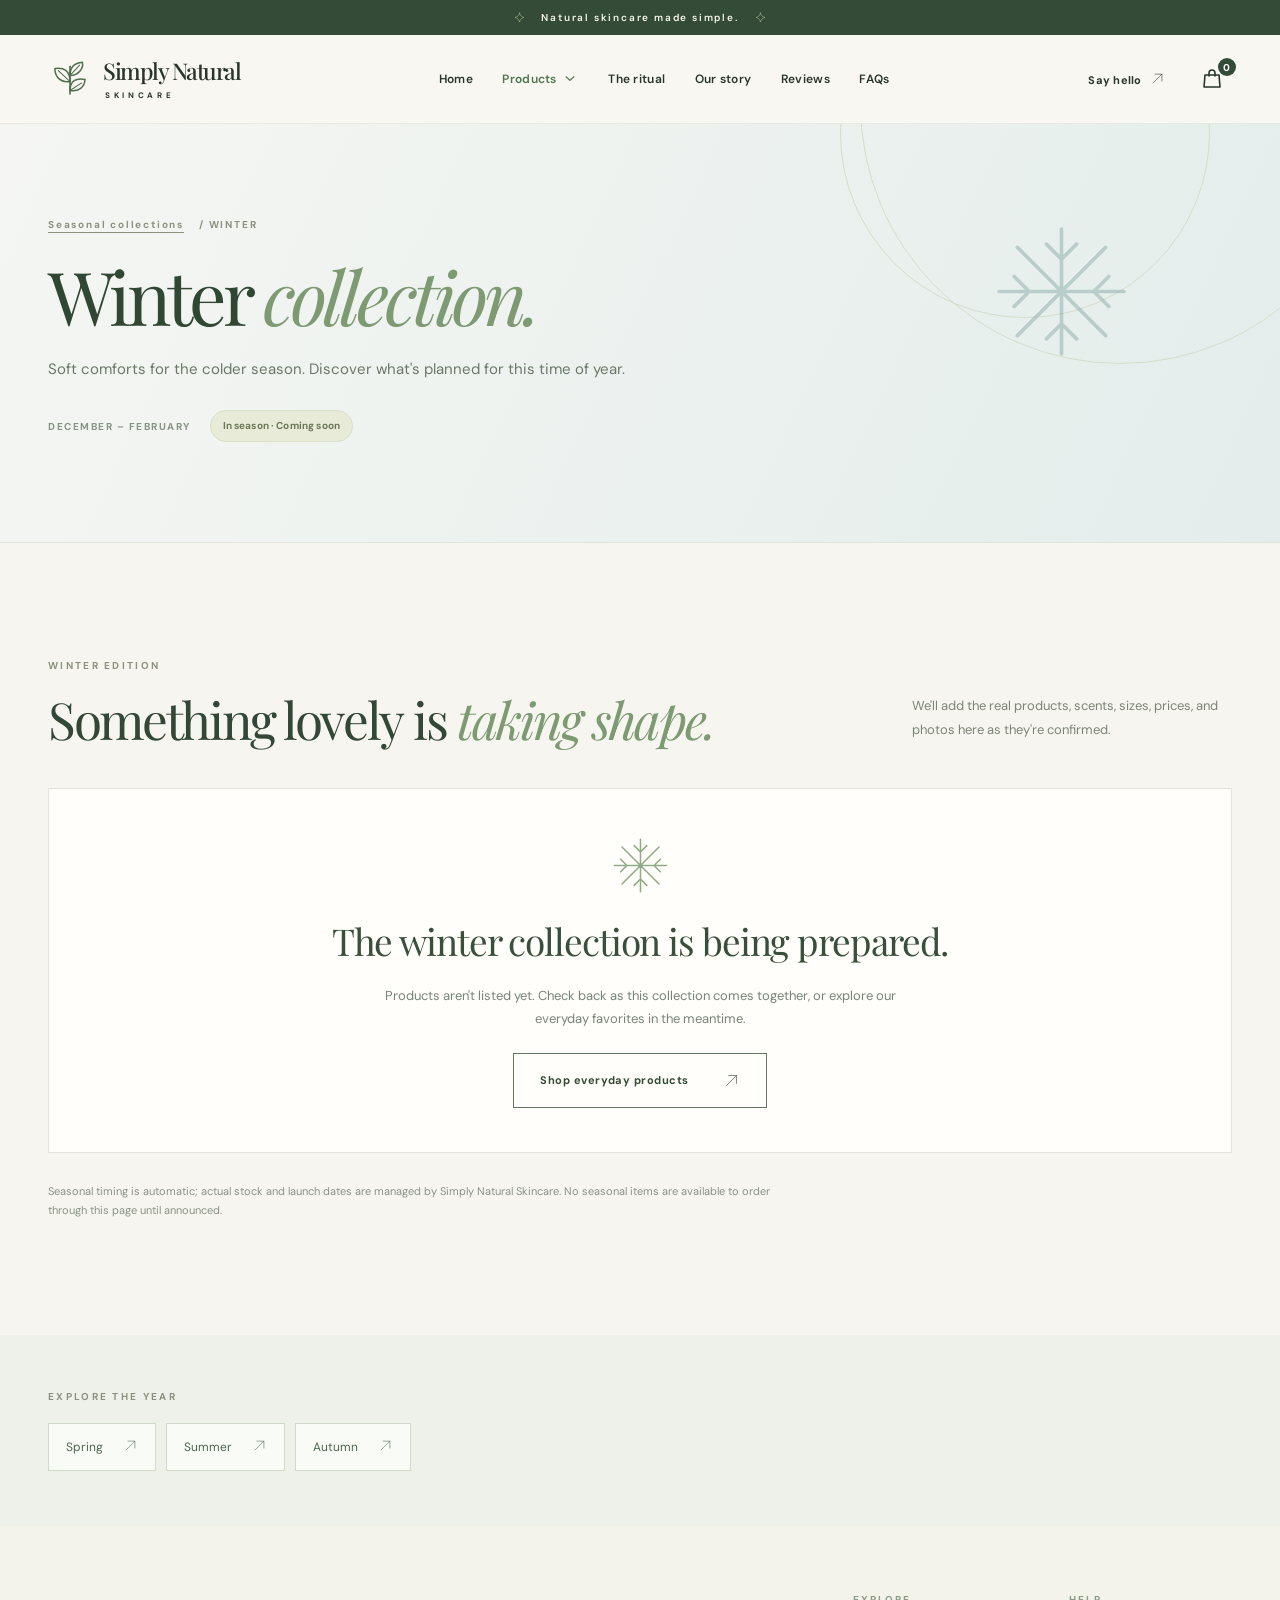
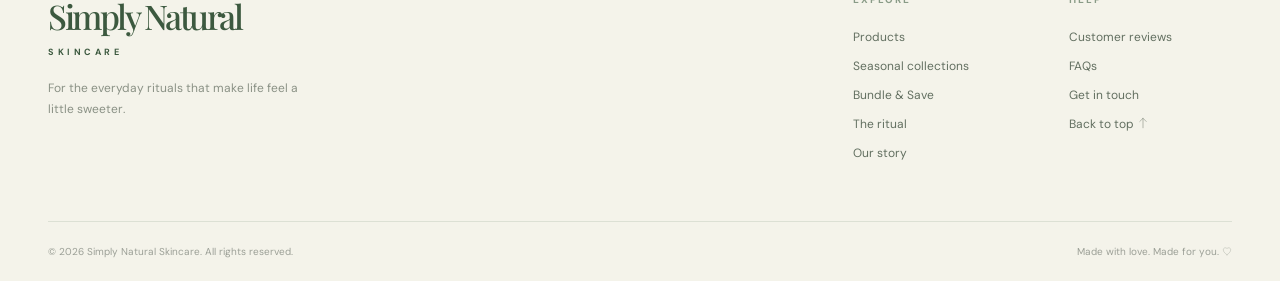
<file: winter.html>
<!DOCTYPE html>

<html lang="en">
<head>
<meta charset="utf-8"/>
<meta content="width=device-width, initial-scale=1" name="viewport"/>
<meta content="#f7f5ef" name="theme-color"/>
<meta content="The Winter collection from Simply Natural Skincare, including release and availability information." name="description"/>
<meta content="website" property="og:type"/>
<meta content="Winter Collection | Simply Natural Skincare" property="og:title"/>
<meta content="The Winter collection from Simply Natural Skincare, including release and availability information." property="og:description"/>
<title>Winter Collection | Simply Natural Skincare</title>
<link href="assets/favicon.svg" rel="icon" type="image/svg+xml"/>
<link href="https://fonts.googleapis.com" rel="preconnect"/>
<link crossorigin="" href="https://fonts.gstatic.com" rel="preconnect"/>
<link href="https://fonts.googleapis.com/css2?family=DM+Sans:wght@400;500;600;700&amp;family=Manrope:wght@400;500;600;700&amp;family=Playfair+Display:ital,wght@0,400;0,500;0,600;1,400;1,500&amp;display=swap" rel="stylesheet"/>
<link href="styles.css" rel="stylesheet"/>
<script defer="" src="script.js"></script>
<script defer="" src="extras.js"></script></head>
<body>
<a class="skip-link" href="#main">Skip to content</a>
<div class="announcement"><span aria-hidden="true" class="tiny-star"><svg aria-hidden="true" class="sns-vector" fill="none" focusable="false" stroke="currentColor" stroke-linecap="round" stroke-linejoin="round" stroke-width="1.8" viewbox="0 0 48 48" xmlns="http://www.w3.org/2000/svg"><path d="M24 4.5c2.9 11.6 7.9 16.6 19.5 19.5C31.9 26.9 26.9 31.9 24 43.5 21.1 31.9 16.1 26.9 4.5 24 16.1 21.1 21.1 16.1 24 4.5Z"></path></svg></span> Natural skincare made simple. <span aria-hidden="true" class="tiny-star"><svg aria-hidden="true" class="sns-vector" fill="none" focusable="false" stroke="currentColor" stroke-linecap="round" stroke-linejoin="round" stroke-width="1.8" viewbox="0 0 48 48" xmlns="http://www.w3.org/2000/svg"><path d="M24 4.5c2.9 11.6 7.9 16.6 19.5 19.5C31.9 26.9 26.9 31.9 24 43.5 21.1 31.9 16.1 26.9 4.5 24 16.1 21.1 21.1 16.1 24 4.5Z"></path></svg></span></div>
<div class="demo-notice" hidden="" id="demoNotice" role="note">Ask about scent availability before ordering. Individual product photos are still being added.</div>
<header class="site-header" id="top">
<div class="nav-container container">
<a aria-label="Simply Natural Skincare home" class="brand" href="index.html">
<span aria-hidden="true" class="brand-mark"><svg fill="none" viewbox="0 0 64 64"><path d="M32 53V13" stroke="currentColor" stroke-linecap="round" stroke-width="2.4"></path><path d="M32 35C17 37 10 27 10 16c13-2 22 3 22 19ZM32 26C45 26 52 15 50 7 38 8 32 14 32 26ZM32 48c13 2 21-5 22-16-13-3-22 2-22 16Z" stroke="currentColor" stroke-linejoin="round" stroke-width="2.2"></path><path d="m15 19 17 16M46 11 32 26M49 37 32 48" stroke="currentColor" stroke-linecap="round" stroke-width="1.5"></path></svg></span>
<span class="brand-type"><strong>Simply Natural</strong><span>SKINCARE</span></span>
</a>
<nav aria-label="Main navigation" class="desktop-nav"><a href="index.html">Home</a><div class="nav-products-group nav-products-current"><a class="nav-products-link" href="scrubs.html">Products</a><button aria-controls="productsSubmenu" aria-expanded="false" aria-label="Open Products submenu" class="nav-products-toggle" type="button"><svg aria-hidden="true" fill="none" stroke="currentColor" stroke-linecap="round" stroke-width="1.5" viewbox="0 0 16 16"><path d="m3.5 5.5 4.5 4 4.5-4"></path></svg></button><div class="nav-products-submenu" hidden="" id="productsSubmenu"><a href="scrubs.html">All products</a><a href="seasonal.html">Seasonal collections</a><a href="bundles.html">Bundle &amp; Save</a></div></div><a href="ritual.html">The ritual</a><a href="story.html">Our story</a><a href="reviews.html">Reviews</a><a href="faq.html">FAQs</a></nav>
<div class="nav-actions">
<a class="header-contact" href="contact.html">Say hello <span aria-hidden="true"><svg aria-hidden="true" class="sns-vector" fill="none" focusable="false" stroke="currentColor" stroke-linecap="round" stroke-linejoin="round" stroke-width="1.8" viewbox="0 0 48 48" xmlns="http://www.w3.org/2000/svg"><path d="M10 38 38 10M16 10h22v22"></path></svg></span></a>
<button aria-label="Open your inquiry bag" class="bag-button" id="openCart" type="button"><svg aria-hidden="true" fill="none" viewbox="0 0 24 24"><path d="M5 8h14l1 12H4L5 8ZM9 9V6a3 3 0 0 1 6 0v3" stroke="currentColor" stroke-linecap="round" stroke-linejoin="round" stroke-width="1.6"></path></svg><span aria-live="polite" class="bag-count" id="cartCount">0</span></button>
<button aria-controls="mobileNav" aria-expanded="false" aria-label="Open menu" class="menu-button" id="menuButton" type="button"><span></span><span></span><span></span></button>
</div>
</div>
<nav aria-label="Mobile navigation" class="mobile-nav" hidden="" id="mobileNav"><a href="index.html">Home</a><a href="scrubs.html">Products</a><div class="mobile-product-sublinks"><a aria-current="page" href="seasonal.html">Seasonal collections</a><a href="bundles.html">Bundle &amp; Save</a></div><a href="ritual.html">The ritual</a><a href="story.html">Our story</a><a href="reviews.html">Customer reviews</a><a href="faq.html">FAQs</a><a href="contact.html">Contact</a></nav>
</header>
<main id="main"><section class="new-page-hero season-detail-hero detail-winter"><div class="container new-page-hero-inner"><div class="eyebrow eyebrow-soft"><a class="breadcrumb-simple" href="seasonal.html">Seasonal collections</a> / WINTER</div><div class="season-detail-icon"><svg aria-hidden="true" fill="none" stroke="currentColor" stroke-linecap="round" stroke-linejoin="round" stroke-width="1.7" viewbox="0 0 72 72"><path d="M36 7v58M7 36h58M15.5 15.5l41 41m0-41-41 41M29 14l7 7 7-7M29 58l7-7 7 7M14 29l7 7-7 7M58 29l-7 7 7 7"></path></svg></div><h1>Winter <em>collection.</em></h1><p>Soft comforts for the colder season. Discover what's planned for this time of year.</p><div class="season-detail-tagline"><span class="season-months">December – February</span><span class="season-state" data-season-status="winter">Collection status</span></div></div></section>
<section class="section-pad"><div class="container"><div class="new-section-lead"><div><span class="eyebrow eyebrow-soft">WINTER EDITION</span><h2>Something lovely is <em>taking shape.</em></h2></div><p>We'll add the real products, scents, sizes, prices, and photos here as they're confirmed.</p></div><div class="season-products" data-season="winter" id="seasonalProducts"><div class="collection-empty"><div aria-hidden="true" class="empty-leaf"><svg aria-hidden="true" fill="none" stroke="currentColor" stroke-linecap="round" stroke-linejoin="round" stroke-width="1.7" viewbox="0 0 72 72"><path d="M36 7v58M7 36h58M15.5 15.5l41 41m0-41-41 41M29 14l7 7 7-7M29 58l7-7 7 7M14 29l7 7-7 7M58 29l-7 7 7 7"></path></svg></div><h3>The winter collection is being prepared.</h3><p>Products aren't listed yet. Check back as this collection comes together, or explore our everyday favorites in the meantime.</p><a class="btn btn-outline" href="scrubs.html">Shop everyday products <span aria-hidden="true"><svg aria-hidden="true" class="sns-vector" fill="none" stroke="currentColor" stroke-linecap="round" stroke-linejoin="round" stroke-width="1.8" viewbox="0 0 48 48" xmlns="http://www.w3.org/2000/svg"><path d="M10 38 38 10M16 10h22v22"></path></svg></span></a></div></div><p class="status-fineprint">Seasonal timing is automatic; actual stock and launch dates are managed by Simply Natural Skincare. No seasonal items are available to order through this page until announced.</p></div></section>
<section class="season-other-section"><div class="container"><div class="eyebrow eyebrow-soft">EXPLORE THE YEAR</div><div class="season-other-links"><a href="spring.html">Spring <span aria-hidden="true"><svg aria-hidden="true" class="sns-vector" fill="none" stroke="currentColor" stroke-linecap="round" stroke-linejoin="round" stroke-width="1.8" viewbox="0 0 48 48" xmlns="http://www.w3.org/2000/svg"><path d="M10 38 38 10M16 10h22v22"></path></svg></span></a><a href="summer.html">Summer <span aria-hidden="true"><svg aria-hidden="true" class="sns-vector" fill="none" stroke="currentColor" stroke-linecap="round" stroke-linejoin="round" stroke-width="1.8" viewbox="0 0 48 48" xmlns="http://www.w3.org/2000/svg"><path d="M10 38 38 10M16 10h22v22"></path></svg></span></a><a href="autumn.html">Autumn <span aria-hidden="true"><svg aria-hidden="true" class="sns-vector" fill="none" stroke="currentColor" stroke-linecap="round" stroke-linejoin="round" stroke-width="1.8" viewbox="0 0 48 48" xmlns="http://www.w3.org/2000/svg"><path d="M10 38 38 10M16 10h22v22"></path></svg></span></a></div></div></section></main><footer class="footer"><div class="container"><div class="footer-main"><div><a class="footer-brand" href="index.html">Simply Natural <span>SKINCARE</span></a><p>For the everyday rituals that make life feel a little sweeter.</p></div><div class="footer-links"><div><span>EXPLORE</span><a href="scrubs.html">Products</a><a href="seasonal.html">Seasonal collections</a><a href="bundles.html">Bundle &amp; Save</a><a href="ritual.html">The ritual</a><a href="story.html">Our story</a></div><div><span>HELP</span><a href="reviews.html">Customer reviews</a><a href="faq.html">FAQs</a><a href="contact.html">Get in touch</a><a href="index.html">Back to top <svg aria-hidden="true" class="sns-vector" fill="none" focusable="false" stroke="currentColor" stroke-linecap="round" stroke-linejoin="round" stroke-width="1.8" viewbox="0 0 48 48" xmlns="http://www.w3.org/2000/svg"><path d="M24 43V5M11 18 24 5l13 13"></path></svg></a></div></div></div><div class="footer-bottom"><span>© <span id="year"></span> Simply Natural Skincare. All rights reserved.</span><span>Made with love. Made for you. <svg aria-hidden="true" class="sns-vector" fill="none" focusable="false" stroke="currentColor" stroke-linecap="round" stroke-linejoin="round" stroke-width="1.8" viewbox="0 0 48 48" xmlns="http://www.w3.org/2000/svg"><path d="M24 42S6 31.5 6 18.8a10.2 10.2 0 0 1 18-6.7 10.2 10.2 0 0 1 18 6.7C42 31.5 24 42 24 42Z"></path></svg></span></div></div></footer><div class="drawer-backdrop" hidden="" id="cartBackdrop"></div><aside aria-labelledby="cartTitle" aria-modal="true" class="cart-drawer" hidden="" id="cartDrawer" role="dialog">
<div class="cart-top"><div><span class="eyebrow eyebrow-soft">YOUR FAVORITES</span><h2 id="cartTitle">Inquiry bag <span id="cartHeadingCount">(0)</span></h2></div><button aria-label="Close bag" class="icon-close" id="closeCart" type="button">×</button></div>
<div class="cart-body" id="cartItems"></div>
<div class="cart-footer"><p class="cart-note">This is an inquiry only. No payment will be collected on this website; we'll confirm details and pricing first.</p><button class="btn btn-dark cart-action" id="copyRequest" type="button">Copy inquiry <span aria-hidden="true"><svg aria-hidden="true" class="sns-vector" fill="none" focusable="false" stroke="currentColor" stroke-linecap="round" stroke-linejoin="round" stroke-width="1.8" viewbox="0 0 48 48" xmlns="http://www.w3.org/2000/svg"><path d="M10 38 38 10M16 10h22v22"></path></svg></span></button><button class="btn btn-outline cart-action" id="emailRequest" type="button">Email inquiry <span aria-hidden="true"><svg aria-hidden="true" class="sns-vector" fill="none" focusable="false" stroke="currentColor" stroke-linecap="round" stroke-linejoin="round" stroke-width="1.8" viewbox="0 0 48 48" xmlns="http://www.w3.org/2000/svg"><path d="M10 38 38 10M16 10h22v22"></path></svg></span></button><p aria-live="polite" class="cart-feedback" id="cartFeedback"></p></div>
</aside><div class="modal-backdrop" hidden="" id="productBackdrop"></div><div aria-labelledby="modalProductName" aria-modal="true" class="product-modal" hidden="" id="productModal" role="dialog"><button aria-label="Close product details" class="icon-close modal-close" id="closeProduct" type="button">×</button><div id="modalContent"></div></div><div aria-live="polite" class="toast" id="toast" role="status"></div></body>
</html>
</file>
<file: styles.css>
:root{--cream:#f7f5ef;--cream-2:#efeee6;--ivory:#fffefa;--ink:#29352a;--green:#344b37;--deep:#29402c;--olive:#73866a;--sage:#dce5d5;--border:#dedfd5;--muted:#6e7468;--terracotta:#b78d72;--serif:'Playfair Display',Georgia,serif;--sans:'DM Sans',Arial,sans-serif;--radius:4px;--shadow:0 25px 80px rgba(29,44,30,.1)}
*,*::before,*::after{box-sizing:border-box}html{scroll-behavior:smooth;scroll-padding-top:110px}body{margin:0;background:var(--cream);color:var(--ink);font-family:var(--sans);-webkit-font-smoothing:antialiased}body.no-scroll{overflow:hidden}a{color:inherit;text-decoration:none}button{font:inherit;cursor:pointer}button:disabled{cursor:not-allowed}img,svg{display:block;max-width:100%}button,input{font-family:inherit}button:focus-visible,a:focus-visible,summary:focus-visible{outline:3px solid #b99160;outline-offset:4px}.container{max-width:1320px;margin:0 auto;padding-inline:48px}.skip-link{position:absolute;left:12px;top:-100px;z-index:99;padding:13px 18px;background:white}.skip-link:focus{top:12px}.announcement{height:35px;background:var(--green);color:#f8f6eb;display:flex;align-items:center;justify-content:center;gap:16px;font-size:10px;letter-spacing:.18em;font-weight:600;text-align:center;padding-inline:14px}.tiny-star{font-size:11px;color:#d8dfb8}.demo-notice{background:#fcf0d5;color:#68522f;text-align:center;font-size:12px;padding:10px 16px;letter-spacing:.01em}.demo-notice[hidden],[hidden]{display:none!important}.site-header{position:sticky;top:0;z-index:40;background:rgba(248,247,242,.95);border-bottom:1px solid rgba(74,89,73,.09);backdrop-filter:blur(15px)}.nav-container{height:88px;display:flex;align-items:center;justify-content:space-between;gap:38px}.brand{display:flex;align-items:center;gap:11px;flex:none}.brand-mark{width:44px;height:51px;color:#526e4e}.brand-mark svg{width:100%;height:100%}.brand-type{display:flex;flex-direction:column;line-height:1.1}.brand-type strong{font-family:var(--serif);font-weight:500;font-size:23px;letter-spacing:-.065em;white-space:nowrap}.brand-type>span{letter-spacing:.46em;font-size:8px;padding-left:2px;margin-top:7px;font-weight:700}.desktop-nav{display:flex;align-items:center;gap:38px;font-size:12px;letter-spacing:.025em;font-weight:600}.desktop-nav a,.header-contact{transition:color .2s}.desktop-nav a:hover,.header-contact:hover{color:#74926d}.nav-actions{display:flex;gap:27px;align-items:center}.header-contact{white-space:nowrap;font-weight:700;font-size:11px;letter-spacing:.025em}.header-contact span{margin-left:5px;font-size:15px}.bag-button{width:40px;height:42px;border:none;background:none;position:relative;color:var(--ink);display:flex;align-items:center;justify-content:center}.bag-button svg{width:24px;height:24px}.bag-count{position:absolute;top:0;right:-4px;border-radius:50%;width:18px;height:18px;background:var(--green);color:white;font-size:10px;display:flex;align-items:center;justify-content:center;font-weight:700}.menu-button{display:none;background:none;border:none;padding:8px;width:37px}.menu-button span{display:block;height:1.5px;background:var(--green);margin:5px 0;width:100%}.mobile-nav{padding:12px 26px 24px;background:var(--cream)}.mobile-nav a{display:block;border-top:1px solid var(--border);padding:14px 0;font-size:14px}
.eyebrow{display:flex;align-items:center;gap:15px;font-size:10px;letter-spacing:.23em;font-weight:700;color:#556b4e}.eyebrow-line{width:31px;height:1px;background:currentColor}.eyebrow-soft{color:#8a927e}.btn{min-height:55px;display:inline-flex;align-items:center;justify-content:center;gap:34px;padding:0 26px;font-size:11px;letter-spacing:.045em;font-weight:700;text-align:center;transition:transform .2s,background .2s,color .2s,border-color .2s;border:1px solid transparent}.btn:hover{transform:translateY(-2px)}.btn span{font-size:17px;font-weight:400}.btn-dark{background:var(--green);color:white;border-color:var(--green)}.btn-dark:hover{background:#243927}.btn-outline{border-color:#647963;color:var(--green);background:transparent}.btn-outline:hover{background:var(--sage)}.btn-light{color:var(--deep);background:#f4f0df;border-color:#f4f0df}.btn-line-light{color:white;border:1px solid rgba(255,255,255,.48)}.btn-line-light:hover{background:rgba(255,255,255,.09)}.text-link{display:inline-flex;gap:13px;align-items:center;border-bottom:1px solid #8b9b82;padding:9px 0;font-size:11px;font-weight:700;letter-spacing:.04em}.text-link span{font-size:17px;font-weight:400}.text-link:hover{color:#637e59}
.hero{background:#f2f1e9;position:relative;overflow:hidden}.hero-texture{position:absolute;inset:0;opacity:.45;pointer-events:none;background:radial-gradient(circle at 8% 17%,#ffffff8c 0 15%,transparent 46%),linear-gradient(90deg,#f8f6f0 0 50%,transparent 50%)}.hero-grid{position:relative;display:grid;grid-template-columns:1.04fr .96fr;min-height:665px;align-items:stretch}.hero-copy{display:flex;flex-direction:column;align-items:flex-start;justify-content:center;padding:58px 38px 75px 0;position:relative;z-index:2}.hero h1{font-family:var(--serif);font-size:clamp(55px,5.4vw,87px);line-height:1.13;letter-spacing:-.059em;font-weight:400;max-width:650px;margin:31px 0 24px}.hero h1 em,h2 em,.quote-inner em{font-style:italic;color:#788e6d;font-weight:400}.hero-copy>p{color:#6b7268;font-size:15px;line-height:1.92;max-width:455px;margin:0}.hero-cta{display:flex;gap:31px;align-items:center;margin-top:39px;flex-wrap:wrap}.hero-foot{display:flex;gap:11px;align-items:center;color:#8a9085;margin-top:75px;font-size:11px;letter-spacing:.04em}.small-flower{font-size:22px;color:#829c7c}.hero-visual{min-height:650px;position:relative;background:linear-gradient(145deg,#e0e5d6 0%,#c9d5c3 100%);overflow:hidden;align-self:stretch}.hero-visual:after{content:"";position:absolute;inset:0;pointer-events:none;background:radial-gradient(ellipse at 49% 22%,rgba(255,255,255,.36),transparent 52%)}.sun-disc{position:absolute;width:430px;height:430px;background:#edf0df;border-radius:50%;top:85px;left:50%;transform:translateX(-50%);box-shadow:0 2px 80px rgba(255,255,255,.3)}.botanical{position:absolute;z-index:3;pointer-events:none;filter:drop-shadow(10px 11px 8px rgba(63,89,60,.14))}.botanical-left{width:225px;height:400px;left:-22px;top:45px;transform:rotate(-16deg)}.botanical-right{width:240px;height:420px;right:-56px;top:107px;transform:rotate(17deg)}.hero-decoration{position:absolute;z-index:4;color:#e1ddbc}.deco-one{top:98px;right:100px;font-size:25px}.deco-two{left:68px;bottom:118px;font-size:37px}.hero-note{position:absolute;z-index:6;bottom:69px;right:26px;background:#fffcf3;box-shadow:0 19px 35px rgba(52,70,52,.12);padding:15px 20px 16px 15px;display:flex;align-items:center;gap:11px;color:#3f4e3d;font-family:var(--serif);font-size:16px;transform:rotate(3deg)}.hero-note small{display:block;font:10px var(--sans);color:#7c8876;margin-top:4px;letter-spacing:.03em}.hero-note-icon{border:1px solid #bac6ac;display:grid;place-items:center;border-radius:50%;width:36px;height:36px;color:#6e916b;font-size:19px}.hero-index{position:absolute;bottom:25px;left:28px;color:#617760;font-size:9px;letter-spacing:.21em;z-index:5}.jar-scene{position:absolute;z-index:4}.hero-jar{width:295px;height:377px;left:50%;top:48%;transform:translate(-50%,-43%)}.jar-shadow{position:absolute;border-radius:50%;width:112%;height:45px;background:rgba(51,68,44,.2);filter:blur(18px);bottom:16px;left:-7%;z-index:0}.jar-lid{position:absolute;width:87%;height:78px;left:6.5%;top:5px;z-index:4;border-radius:15px 15px 9px 9px;background:repeating-linear-gradient(90deg,transparent 0 6px,rgba(98,67,37,.1) 6px 9px),linear-gradient(180deg,#c9aa83,#9d7d59 65%,#8d6e4b);border:1px solid #97734e;box-shadow:inset 0 9px 9px rgba(255,255,255,.27),inset 0 -7px 7px rgba(83,57,31,.17),4px 6px 13px rgba(63,64,42,.13)}.lid-rim{height:16px;position:absolute;bottom:-6px;left:-2%;width:104%;border-radius:5px;background:linear-gradient(180deg,#a88762,#bc9a73,#906d46);box-shadow:0 5px 7px rgba(70,63,43,.18)}.jar-glass{position:absolute;top:70px;width:100%;height:286px;border-radius:13px 13px 36px 36px;background:linear-gradient(95deg,#fef7e7a8,#fff9ea77 15%,#e5d0ae77 75%,#d4c3a080);border:6px solid rgba(255,255,255,.3);box-shadow:inset -18px -9px 18px rgba(100,79,56,.15),inset 14px 0 14px rgba(255,255,255,.37),8px 19px 29px rgba(75,82,56,.24);overflow:hidden}.jar-content{position:absolute;inset:3px 0 0;background:radial-gradient(circle at 28% 35%,#e8d6bd 1px,transparent 2px),radial-gradient(circle at 65% 62%,#9e8569 1px,transparent 2px),linear-gradient(110deg,#dcc6aa,#eddcc1 48%,#c5aa8e);background-size:14px 13px,17px 17px,100% 100%;opacity:.8}.jar-shine{position:absolute;z-index:2;left:13px;top:9px;width:16px;height:94%;border-radius:15px;background:linear-gradient(90deg,transparent,#fff9e7bb,transparent)}.jar-sticker{position:absolute;inset:60px 20px 42px;z-index:3;background:#f7f3e6;display:flex;flex-direction:column;align-items:center;justify-content:center;border:1px solid #d2c9b3;box-shadow:0 0 2px #c6b69b}.jar-sticker-mark{font-size:26px;color:#6e8968;margin-bottom:5px}.jar-sticker-brand{font-family:var(--serif);font-weight:500;font-size:24px;letter-spacing:-.07em;color:#3b563e;white-space:nowrap}.jar-sticker-kind{font-size:8px;font-weight:700;letter-spacing:.38em;margin-top:4px;color:#62765d}.jar-sticker-rule{width:54px;height:1px;background:#c0c5af;margin:14px 0 12px}.jar-sticker-name{font:italic 23px var(--serif);color:#596e52}.jar-sticker-bottom{font-size:7px;letter-spacing:.15em;margin-top:12px;text-transform:uppercase;color:#8e947e}
.benefits-strip{background:#f9f9f4;border-top:1px solid #e5e6dc;border-bottom:1px solid #e5e6dc}.benefits-grid{display:grid;grid-template-columns:repeat(3,1fr);gap:24px;padding-block:24px}.benefits-grid>div{display:flex;align-items:center;justify-content:center;gap:17px;font-size:11px;letter-spacing:.045em;font-weight:600;color:#657162}.benefits-grid>div+div{border-left:1px solid #dee2d8}.benefits-grid span{color:#829d78;font-size:22px}.section-pad{padding-block:116px}.section-intro{margin-bottom:46px}.intro-split{display:flex;align-items:end;justify-content:space-between;gap:55px}.section-intro h2,.ritual-content h2,.story-copy h2,.faq-intro h2,.contact-inner h2{font-family:var(--serif);font-size:clamp(41px,4vw,64px);font-weight:400;letter-spacing:-.055em;line-height:1.17;margin:17px 0 0}.section-intro>p{font-size:13px;max-width:330px;line-height:1.85;color:#7b8075;margin:0 0 9px}.shop-controls{display:flex;align-items:center;justify-content:space-between;gap:15px;border-bottom:1px solid var(--border);padding-bottom:22px;margin-bottom:34px}.filter-group{display:flex;flex-wrap:wrap;gap:8px}.filter-chip{border:1px solid #d6dbd0;background:transparent;color:#697268;border-radius:40px;padding:10px 17px;font-size:11px;font-weight:600;transition:all .2s}.filter-chip:hover{border-color:#839b79;color:var(--green)}.filter-chip.active{background:var(--green);border-color:var(--green);color:white}.product-total{font-size:11px;color:#8b9387;white-space:nowrap}.products-grid{display:grid;grid-template-columns:repeat(4,minmax(0,1fr));gap:21px;align-items:stretch}.product-card{min-width:0;display:flex;flex-direction:column}.product-art{width:100%;padding:0;border:0;color:inherit;appearance:none;height:320px;position:relative;overflow:hidden;isolation:isolate;display:grid;place-items:center;cursor:pointer}.product-art:before{content:"";position:absolute;inset:0;background:radial-gradient(ellipse at 50% 41%,rgba(255,255,255,.48),transparent 60%);pointer-events:none}.product-art:after{content:"";position:absolute;border:1px solid rgba(255,255,255,.4);inset:13px;pointer-events:none}.product-art.art-fresh{background:#e2e8d4}.product-art.art-floral{background:#e9dfde}.product-art.art-cozy{background:#e8decd}.product-art.art-rose{background:#e6e2d9}.product-deco{position:absolute;z-index:1;font-size:65px;opacity:.7;filter:blur(.25px)}.product-deco.one{left:8%;top:13%;transform:rotate(-25deg)}.product-deco.two{right:9%;bottom:16%;font-size:50px;transform:rotate(20deg)}.art-fresh .product-deco{color:#a1b16c}.art-floral .product-deco{color:#b89cbe}.art-cozy .product-deco{color:#bb9672}.art-rose .product-deco{color:#ae8790}.product-jar{width:145px;height:187px;position:relative;z-index:2;transform:translateY(14px);filter:drop-shadow(8px 16px 14px rgba(58,64,52,.17));transition:transform .35s}.product-art:hover .product-jar{transform:translateY(7px) rotate(-2deg)}.product-jar-lid{position:absolute;z-index:2;top:0;left:5%;width:90%;height:35px;background:repeating-linear-gradient(90deg,#a48561 0px,#bc9d77 7px,#c4a680 12px);border-radius:9px 9px 2px 2px;border:1px solid #ae8d67}.product-jar-lid:after{content:"";position:absolute;bottom:-4px;left:-2%;width:104%;height:9px;background:#a48664;border-radius:3px}.product-jar-body{position:absolute;inset:31px 0 0;background:linear-gradient(100deg,#dac6a99c,#f2e3cd 25%,#d5bd9fc4 84%,#c6af8f);border:3px solid rgba(255,255,255,.42);border-radius:5px 5px 17px 17px;box-shadow:inset -8px 0 10px rgba(82,69,51,.13),inset 9px 0 9px rgba(255,255,255,.3)}.product-jar-label{position:absolute;inset:34px 12px 25px;display:flex;flex-direction:column;align-items:center;justify-content:center;background:#f7f2e7;border:1px solid #d2c7b8;text-align:center;gap:3px}.product-jar-label .mark{font-size:18px;color:#748b69}.product-jar-label .brand-name{font:500 12px var(--serif);letter-spacing:-.05em;color:#3d6042;white-space:nowrap}.product-jar-label .label-rule{width:30px;height:1px;background:#c5c9af;margin:4px 0}.product-jar-label .scrub-name{font:italic 12px/1.2 var(--serif);color:#5b654c;max-width:92px}.product-jar-label .label-footer{font-size:5px;letter-spacing:.16em;color:#7d8b77;margin-top:5px}.product-badge{position:absolute;z-index:3;top:19px;left:20px;padding:9px 12px;background:rgba(255,255,250,.86);font-size:9px;letter-spacing:.11em;text-transform:uppercase;color:#52664c;font-weight:700}.product-image{width:100%;height:100%;object-fit:cover;position:relative;z-index:2}.product-card-info{padding:19px 2px 0;flex:1;display:flex;flex-direction:column}.product-overline{font-size:9px;color:#899481;letter-spacing:.16em;font-weight:700;text-transform:uppercase}.product-card-top{display:flex;align-items:start;justify-content:space-between;gap:10px}.product-card-info h3{font:400 22px var(--serif);letter-spacing:-.045em;margin:9px 0 7px}.product-price{font-size:12px;font-weight:700;white-space:nowrap;margin-top:12px;color:#607454}.product-desc{font-size:12px;line-height:1.75;color:#7f857a;margin:0 0 19px;min-height:43px}.product-buttons{margin-top:auto;display:flex;gap:10px}.product-buttons button{height:43px;border:1px solid #a2b39b;background:transparent;color:var(--deep);font-size:10px;font-weight:700;letter-spacing:.01em;transition:all .2s}.product-buttons .add-button{flex:1;background:var(--green);color:white;border-color:var(--green)}.product-buttons .add-button:hover{background:#253d29}.product-buttons .detail-button{padding:0 14px}.product-buttons .detail-button:hover{background:var(--sage)}.shop-footer{border-top:1px solid var(--border);margin-top:53px;padding-top:27px;text-align:center;color:#858d80;font-size:12px}.shop-footer a{color:var(--green);font-weight:700;border-bottom:1px solid #aab6a3;padding-bottom:4px;margin-left:8px}.shop-footer a span{font-size:14px}.quote-section{background:#dee6d7}.quote-inner{padding-block:68px;text-align:center}.quote-flower{font-size:30px;color:#6e8967}.quote-inner p{font:400 clamp(24px,3vw,42px)/1.45 var(--serif);letter-spacing:-.035em;margin:15px 0 19px}.quote-caption{font-size:9px;letter-spacing:.23em;font-weight:700;color:#899884}.ritual-section{background:#faf9f4}.ritual-grid{display:grid;grid-template-columns:1fr 1fr;gap:10%;align-items:center}.ritual-visual{background:#e7e7db;min-height:550px;position:relative;overflow:hidden}.ritual-shape{width:440px;height:440px;border-radius:50%;background:linear-gradient(165deg,#f6f3e9,#d3d8c6);position:absolute;left:50%;top:47%;transform:translate(-50%,-50%)}.ritual-circle-text{position:absolute;z-index:3;top:30px;left:30px;font-size:9px;letter-spacing:.2em;color:#6c8068}.ritual-cloth{position:absolute;z-index:1;bottom:25px;left:-25px;width:310px;height:220px;transform:rotate(-23deg);border-radius:20px;background:repeating-linear-gradient(6deg,#f8f5e9,#f8f5e9 4px,#eee7da 5px,#f8f5e9 9px);box-shadow:12px 25px 25px #777c6444}.ritual-bowl{position:absolute;z-index:2;top:29%;left:27%;width:240px;height:240px;border:24px solid #d9c5a8;border-radius:50%;background:#be9e7b;box-shadow:0 20px 28px #8f8d7755,inset 0 5px 18px #a17f5a}.ritual-bowl-inner{position:absolute;inset:0;border-radius:50%;background:radial-gradient(circle at 33% 45%,#eadcc0 1px,transparent 2px),radial-gradient(circle at 71% 60%,#9c825e 1px,transparent 2px),#ddc9a6;background-size:11px 10px,15px 14px,100%}.ritual-grains{position:absolute;inset:25px;border-radius:50%;background:radial-gradient(circle,#f5e8cf 1px,transparent 3px);background-size:9px 9px;opacity:.75}.ritual-spoon{position:absolute;z-index:4;width:240px;height:28px;background:linear-gradient(180deg,#c0a47e,#a58965);border-radius:25px;top:285px;left:54%;transform:rotate(-42deg);box-shadow:5px 7px 8px #8d7c654a}.ritual-spoon:after{content:"";position:absolute;height:52px;width:67px;left:-17px;top:-12px;border-radius:50%;background:linear-gradient(130deg,#bc9870,#9e7d58);box-shadow:inset 7px 5px 8px #87674466}.ritual-leaf{position:absolute;z-index:4;background:#8ea384;width:79px;height:41px;border-radius:100% 0 100% 0;box-shadow:inset 10px -5px 15px #51735166;transform-origin:bottom right}.leaf-a{right:25px;top:80px;transform:rotate(40deg)}.leaf-b{right:55px;top:116px;transform:rotate(-20deg)}.leaf-c{right:5px;top:143px;transform:rotate(61deg)}.ritual-photo-caption{position:absolute;bottom:24px;right:26px;font-size:8px;letter-spacing:.18em;color:#6f806c}.ritual-content{max-width:485px}.ritual-content h2{margin-top:21px}.ritual-content>p{font-size:13px;line-height:1.95;color:#747b70;margin:21px 0 31px}.ritual-steps{display:flex;flex-direction:column;gap:19px;margin-bottom:31px}.ritual-step{display:flex;gap:19px;border-top:1px solid #e1e3d7;padding-top:17px}.ritual-step>span{font:italic 18px var(--serif);color:#a0b397}.ritual-step h3{font:500 17px var(--serif);margin:0 0 5px}.ritual-step p{font-size:12px;line-height:1.7;margin:0;color:#879083}.story-section{background:#e9ede4;padding-block:90px}.story-grid{display:grid;grid-template-columns:1fr 1fr;align-items:center;gap:13%}.story-copy{max-width:520px;padding:26px 0}.story-copy h2{max-width:445px;margin:21px 0 24px}.story-copy p{font-size:13px;line-height:2;color:#707e6b;margin:0 0 17px}.story-link{margin-top:15px}.story-card{min-height:455px;background:#d9e3d3;padding:19px;transform:rotate(2deg);box-shadow:14px 22px 50px #667b6122}.story-card-frame{height:100%;min-height:417px;border:1px solid rgba(255,255,255,.7);position:relative;overflow:hidden}.story-sun{position:absolute;width:350px;height:350px;background:#f4f2e2;border-radius:50%;left:50%;top:23%;transform:translateX(-50%)}.story-plant{position:absolute;width:365px;height:400px;left:50%;transform:translateX(-50%);bottom:38px;filter:drop-shadow(14px 12px 12px #78957847)}.story-card-words{position:absolute;bottom:27px;left:0;right:0;display:flex;flex-direction:column;align-items:center;color:#3e583e;gap:5px}.story-card-words span{font:italic 31px var(--serif);letter-spacing:-.065em}.story-card-words small{font:9px var(--sans);letter-spacing:.17em}.faq-section{background:#faf9f4}.faq-grid{display:grid;grid-template-columns:.8fr 1.2fr;gap:13%}.faq-intro h2{max-width:300px}.faq-intro p{font-size:13px;line-height:1.8;color:#7e867b;max-width:295px;margin:22px 0}.faq-list{border-top:1px solid #ccd3c7}.faq-list details{border-bottom:1px solid #ccd3c7;padding:1px 0}.faq-list summary{cursor:pointer;list-style:none;display:flex;justify-content:space-between;align-items:center;gap:20px;font:500 17px var(--serif);padding:22px 0}.faq-list summary::-webkit-details-marker{display:none}.faq-list summary span{font:24px var(--sans);font-weight:300;color:#879987;transition:transform .2s}.faq-list details[open] summary span{transform:rotate(45deg)}.faq-list details p{max-width:500px;font-size:12px;color:#788476;line-height:1.9;margin:-4px 0 23px}.contact-section{background:#344d39;color:white;position:relative;overflow:hidden}.contact-section:before,.contact-section:after{content:"";position:absolute;width:420px;height:420px;border:1px solid #6c866d50;border-radius:50%;pointer-events:none}.contact-section:before{top:-250px;left:-90px}.contact-section:after{right:-110px;bottom:-290px}.contact-inner{padding-block:108px 112px;text-align:center;display:flex;align-items:center;flex-direction:column}.contact-sun{font-size:30px;color:#cad9b5;margin-bottom:19px}.contact-inner .eyebrow{color:#cfdfc9}.contact-inner h2{color:#f7f4e9;font-size:clamp(46px,5vw,72px);margin:22px 0}.contact-inner h2 em{color:#c2d2ae}.contact-inner>p{font-size:13px;line-height:1.8;color:#c7d3c3;max-width:390px;margin:0}.contact-actions{display:flex;gap:12px;justify-content:center;flex-wrap:wrap;margin-top:32px}.contact-status{font-size:11px!important;margin-top:20px!important;color:#a9c1a9!important}.contact-actions [aria-disabled=true]{opacity:.65;cursor:not-allowed}.footer{background:#f4f3ea}.footer-main{display:flex;justify-content:space-between;gap:60px;padding:67px 0 60px}.footer-brand{font:500 34px var(--serif);letter-spacing:-.07em;color:#3c593f;display:flex;flex-direction:column;align-items:flex-start}.footer-brand span{font:700 9px var(--sans);letter-spacing:.39em;margin-top:7px}.footer-main p{font-size:12px;line-height:1.8;color:#8a9185;max-width:250px;margin-top:20px}.footer-links{display:flex;gap:100px;margin-right:60px}.footer-links>div{display:flex;flex-direction:column;gap:13px}.footer-links span{font-size:10px;color:#899b87;letter-spacing:.2em;font-weight:700;margin-bottom:10px}.footer-links a{font-size:12px;color:#626f60}.footer-links a:hover{color:#1e4324}.footer-bottom{border-top:1px solid #dce0d4;padding-block:23px;display:flex;justify-content:space-between;gap:18px;font-size:10px;color:#9b9f96}
.drawer-backdrop,.modal-backdrop{position:fixed;inset:0;background:rgba(22,33,23,.48);z-index:70;backdrop-filter:blur(2px)}.cart-drawer{position:fixed;inset:0 0 0 auto;width:min(460px,100%);background:#fcfbf6;z-index:71;display:flex;flex-direction:column;box-shadow:-25px 0 70px #22332328}.cart-top{border-bottom:1px solid var(--border);padding:26px 29px 23px;display:flex;justify-content:space-between;align-items:flex-start}.cart-top h2{font:400 31px var(--serif);margin:8px 0 0}.cart-top h2 span{font:400 18px var(--serif);color:#82947e}.icon-close{background:none;border:none;font-size:31px;color:#4a5f4c;line-height:1;padding:3px 6px}.cart-body{padding:17px 27px;flex:1;overflow-y:auto}.cart-empty{text-align:center;display:flex;flex-direction:column;align-items:center;justify-content:center;min-height:280px}.cart-empty .empty-icon{font-size:44px;color:#9db192}.cart-empty h3{font:400 25px var(--serif);margin:16px 0 8px}.cart-empty p{font-size:12px;line-height:1.7;color:#889186;margin:0}.cart-row{display:flex;gap:16px;border-bottom:1px solid var(--border);padding:21px 0}.cart-art{width:85px;height:88px;flex:none;border-radius:2px;display:grid;place-items:center;color:#516a4c;font-size:24px}.cart-art.art-fresh{background:#e2e8d4}.cart-art.art-floral{background:#e9dfde}.cart-art.art-cozy{background:#e8decd}.cart-art.art-rose{background:#e6e2d9}.cart-item-details{flex:1;min-width:0}.cart-item-details h3{font:400 19px var(--serif);margin:1px 0 5px}.cart-item-details>span{color:#8b9487;font-size:10px}.cart-quantity{display:flex;align-items:center;gap:12px;margin-top:15px}.cart-quantity button{background:transparent;border:1px solid #c4d0be;width:25px;height:25px;color:#526c4f}.cart-quantity span{font-size:11px}.cart-remove{font-size:10px;border:0;background:none;text-decoration:underline;color:#8c9389;margin-left:auto}.cart-footer{border-top:1px solid var(--border);padding:23px 29px 25px}.cart-note{font-size:11px;line-height:1.65;color:#7d8b7a;margin:0 0 15px}.cart-action{width:100%;height:47px;min-height:47px;margin-top:9px;display:flex;justify-content:space-between}.cart-action:disabled{opacity:.4}.cart-feedback{font-size:11px;color:#5d8055;text-align:center;min-height:14px;margin:10px 0 0}.product-modal{position:fixed;z-index:73;left:50%;top:50%;transform:translate(-50%,-50%);background:#fbfaf5;width:min(740px,calc(100% - 26px));max-height:90vh;overflow-y:auto;box-shadow:var(--shadow)}.modal-close{position:absolute;right:16px;top:12px;z-index:5}.modal-grid{display:grid;grid-template-columns:1fr 1fr;min-height:395px}.modal-grid .product-art{height:100%;min-height:395px}.modal-text{padding:56px 32px 35px;display:flex;flex-direction:column;align-items:flex-start}.modal-text h2{font:400 38px var(--serif);letter-spacing:-.055em;line-height:1.2;margin:17px 0}.modal-text p{font-size:13px;color:#718070;line-height:1.8}.modal-text .modal-meta{font-size:11px;color:#8b9788;padding:13px 0;border-top:1px solid var(--border);border-bottom:1px solid var(--border);width:100%;margin:14px 0 20px}.modal-text .btn{width:100%;margin-top:auto}.toast{position:fixed;bottom:30px;left:50%;transform:translate(-50%,30px);background:var(--deep);color:#f7f5eb;padding:14px 22px;font-size:12px;z-index:90;box-shadow:var(--shadow);opacity:0;pointer-events:none;transition:opacity .2s,transform .2s;text-align:center;max-width:calc(100% - 30px)}.toast.show{transform:translate(-50%,0);opacity:1}
@media(max-width:1140px){.container{padding-inline:32px}.desktop-nav{gap:21px}.nav-container{gap:15px}.nav-actions{gap:13px}.hero-grid{grid-template-columns:1fr 1fr}.hero h1{font-size:clamp(53px,5.2vw,70px)}.hero-visual{min-height:600px}.hero-copy{padding-right:25px}.products-grid{gap:14px}.product-art{height:280px}.ritual-grid,.story-grid,.faq-grid{gap:7%}.footer-links{margin-right:10px;gap:60px}}
@media(max-width:850px){.desktop-nav,.header-contact{display:none}.menu-button{display:block}.nav-container{height:76px}.hero-grid{grid-template-columns:1fr 1fr;min-height:570px}.hero-visual{min-height:570px}.hero h1{font-size:clamp(43px,6vw,62px);margin:24px 0}.hero-copy>p{font-size:13px}.hero-foot{margin-top:43px}.hero-cta{margin-top:25px;gap:20px}.hero-jar{transform:translate(-50%,-43%) scale(.8)}.botanical-left{left:-65px}.botanical-right{right:-90px}.hero-note{right:10px;font-size:13px}.section-pad{padding-block:80px}.products-grid{grid-template-columns:repeat(2,1fr);gap:30px 20px}.product-art{height:350px}.ritual-grid{gap:30px}.ritual-visual{min-height:500px}.ritual-bowl{left:14%}.ritual-spoon{left:51%}.story-grid{gap:38px}.story-card{min-height:400px}.story-card-frame{min-height:362px}}
@media(max-width:620px){html{scroll-padding-top:70px}.container{padding-inline:22px}.announcement{font-size:8px;letter-spacing:.08em;gap:10px}.nav-container{height:69px}.brand-mark{width:36px;height:42px}.brand-type strong{font-size:20px}.brand-type>span{font-size:7px;letter-spacing:.4em}.nav-actions{gap:8px}.hero-grid{display:flex;flex-direction:column;padding-inline:0}.hero-copy{padding:66px 22px 49px}.hero h1{font-size:clamp(46px,12vw,65px);max-width:480px;line-height:1.13}.hero-copy>p{max-width:440px}.hero-foot{margin-top:40px}.hero-visual{min-height:485px;width:100%}.hero-jar{top:45%;transform:translate(-50%,-43%) scale(.78)}.sun-disc{width:330px;height:330px;top:70px}.botanical-left{width:170px;left:-30px;top:24px}.botanical-right{width:170px;right:-44px;top:57px}.hero-note{right:15px;bottom:34px}.hero-index{bottom:17px}.benefits-grid{grid-template-columns:1fr;gap:12px;padding-block:19px}.benefits-grid>div{justify-content:flex-start;font-size:10px}.benefits-grid>div+div{border-left:0}.section-pad{padding-block:70px}.intro-split{align-items:flex-start;flex-direction:column;gap:15px}.section-intro h2,.ritual-content h2,.story-copy h2,.faq-intro h2{font-size:45px}.shop-controls{align-items:flex-start;flex-direction:column}.products-grid{grid-template-columns:repeat(2,minmax(0,1fr));gap:26px 12px}.product-art{height:240px}.product-jar{transform:translateY(10px) scale(.8)}.product-art:hover .product-jar{transform:translateY(4px) scale(.8)}.product-deco.one{left:2%;top:4%}.product-deco.two{right:0;bottom:4%}.product-badge{top:9px;left:9px;font-size:8px;padding:7px}.product-card-info h3{font-size:19px}.product-desc{font-size:11px;min-height:60px}.product-price{font-size:10px}.product-buttons{gap:5px;flex-direction:column}.product-buttons .detail-button{height:36px}.product-buttons .add-button{height:40px;flex:none}.shop-footer{line-height:2}.shop-footer a{display:inline-block;margin:0}.quote-inner{padding-block:55px}.quote-inner p{font-size:25px}.ritual-grid,.story-grid,.faq-grid{grid-template-columns:1fr;gap:42px}.ritual-visual{min-height:400px}.ritual-shape{width:350px;height:350px}.ritual-bowl{width:190px;height:190px;border-width:19px;left:23%;top:29%}.ritual-spoon{top:195px;left:49%;height:24px;width:190px}.ritual-content{max-width:100%}.story-section{padding-block:65px}.story-card{width:90%;margin:auto}.story-copy{padding:0}.faq-grid{gap:25px}.faq-list summary{font-size:16px}.contact-inner{padding-block:78px 80px}.contact-inner h2{font-size:51px}.contact-actions{flex-direction:column;align-items:stretch;width:100%;max-width:300px}.footer-main{flex-direction:column;gap:37px;padding-block:55px 40px}.footer-links{gap:60px}.footer-bottom{flex-direction:column;align-items:flex-start}.modal-grid{grid-template-columns:1fr}.modal-grid .product-art{height:230px;min-height:230px}.modal-text{padding:26px 24px 29px}.modal-text h2{font-size:31px}.product-modal{max-height:92vh}}
@media(max-width:370px){.brand-type strong{font-size:18px}.brand-mark{width:30px}.products-grid{grid-template-columns:1fr}.product-art{height:315px}.product-jar{transform:translateY(10px)}.product-art:hover .product-jar{transform:translateY(4px)}.product-desc{min-height:0}.product-buttons{flex-direction:row}.product-buttons .detail-button{height:43px}.ritual-bowl{left:14%}.ritual-spoon{left:42%}}
@media(prefers-reduced-motion:reduce){html{scroll-behavior:auto}*,*:before,*:after{transition-duration:.01ms!important;animation-duration:.01ms!important}}


/* MULTI-PAGE EXTENSIONS — the existing visual identity is preserved. */
.desktop-nav a[aria-current="page"],.mobile-nav a[aria-current="page"]{color:#547b4d}
.desktop-nav a[aria-current="page"]{position:relative}
.desktop-nav a[aria-current="page"]::after{content:"";position:absolute;left:0;right:0;bottom:-12px;height:1px;background:#547b4d}
.mobile-nav a[aria-current="page"]{font-weight:800}
.section-end-link{text-align:center;margin-top:44px}
.page-banner{overflow:hidden;position:relative;background:linear-gradient(105deg,#f6f5ee 0%,#eff1e8 100%);border-bottom:1px solid #e2e3da}
.page-banner-inner{display:grid;grid-template-columns:1.55fr .45fr;min-height:345px;align-items:center;position:relative}
.page-banner-content{padding:68px 0;position:relative;z-index:2}
.page-banner h1{font:400 clamp(48px,5.7vw,79px)/1.15 var(--serif);letter-spacing:-.052em;margin:22px 0 16px;max-width:880px}
.page-banner h1 em{font-weight:400;color:#778d70}
.page-banner-content>p{font-size:15px;line-height:1.85;color:#6c766b;max-width:610px;margin:0}
.page-breadcrumb{display:flex;gap:13px;align-items:center;margin-top:26px;font-size:10px;letter-spacing:.08em;color:#687b65;font-weight:700}
.page-breadcrumb a{text-decoration:underline;text-underline-offset:4px}
.page-banner-art{height:100%;min-height:260px;position:relative}
.page-banner-sun{position:absolute;width:310px;height:310px;border-radius:50%;background:#dae4d3;top:50%;left:50%;transform:translate(-50%,-50%)}
.page-banner-stem{position:absolute;left:20%;top:4%;font-size:240px;line-height:1;color:#8aaa7d;opacity:.65;transform:rotate(-22deg)}
.page-banner-mark{position:absolute;bottom:33px;right:30px;text-align:center;font:italic 25px var(--serif);color:#4e704e;white-space:nowrap}
.page-banner-mark small{font:700 8px var(--sans);letter-spacing:.4em}
.editorial-band{background:#e6ebdf;padding:73px 0}
.editorial-band-grid{display:grid;grid-template-columns:1fr 1fr;gap:65px;align-items:center}
.editorial-band-grid h2,.contact-prelude h2{font:400 clamp(39px,4.8vw,65px)/1.15 var(--serif);letter-spacing:-.05em;margin:18px 0}
.editorial-band-grid h2 em,.contact-prelude h2 em,.values-section h2 em,.page-cta h2 em{font-weight:400;color:#7e9877}
.editorial-band-grid p{color:#536c50;font-size:14px;line-height:1.9;max-width:500px}
.values-section{background:#f7f5ef}
.values-section .section-intro>p{color:#70786e;line-height:1.8}
.values-grid{display:grid;grid-template-columns:repeat(3,minmax(0,1fr));gap:19px;margin-top:39px}
.values-grid article{background:#e9ede3;padding:40px 30px;min-height:235px}
.values-grid article>span{color:#7e9877;font-size:37px}
.values-grid h3{font:400 26px var(--serif);margin:16px 0 12px}
.values-grid p{color:#6d7b6b;line-height:1.75;font-size:13px;margin:0}
.page-cta{background:#36533c;color:#fff;text-align:center}
.page-cta-inner{padding:84px 20px}
.page-cta .eyebrow{justify-content:center;color:#cbd6c3}
.page-cta h2{font:400 clamp(39px,5vw,67px) var(--serif);letter-spacing:-.05em;margin:21px 0 10px}
.page-cta p{color:#dbe5d6;margin-bottom:30px}
.contact-prelude-grid{display:grid;grid-template-columns:.8fr 1.2fr;gap:52px}
.contact-prelude-cards{display:grid;gap:18px}
.contact-prelude-cards article{border-bottom:1px solid var(--border);display:grid;grid-template-columns:50px 1fr;column-gap:18px;padding:0 0 17px}
.contact-prelude-cards article span{color:#89a082;font:400 24px var(--serif);grid-row:1/3}
.contact-prelude-cards h3{font:400 22px var(--serif);margin:0 0 5px}
.contact-prelude-cards p{color:#778176;font-size:13px;line-height:1.65;margin:0}
.cart-empty a{text-decoration:underline;text-underline-offset:3px}
#featured .products-grid{margin-top:36px}
#story-preview .story-copy{padding-top:45px;padding-bottom:45px}
#faq-preview .faq-list details{background:transparent}
#contact-preview .contact-inner{padding-block:90px}
@media(max-width:850px){.page-banner-inner{grid-template-columns:1fr .25fr}.page-banner-stem{font-size:165px}.page-banner-sun{width:240px;height:240px}.page-banner-mark{font-size:18px;right:-5px}.editorial-band-grid{gap:30px}}
@media(max-width:620px){.page-banner-inner{grid-template-columns:1fr;min-height:auto}.page-banner-content{padding:66px 0 62px}.page-banner-content>p{font-size:13px}.page-banner-art{position:absolute;right:-50px;top:-40px;width:200px;opacity:.25}.page-banner h1{font-size:clamp(43px,11vw,58px)}.page-banner-stem{font-size:160px}.page-banner-mark{display:none}.editorial-band{padding:58px 0}.editorial-band-grid,.contact-prelude-grid{grid-template-columns:1fr;gap:24px}.values-grid{grid-template-columns:1fr;gap:13px}.values-grid article{min-height:0;padding:25px}.contact-prelude-cards{margin-top:8px}#contact-preview .contact-inner{padding-block:70px}}

/* Our Story — founder photograph, preserving the site's original botanical framing. */
.story-photo-card {
  min-height: 0;
  margin: 0;
  padding: 13px 13px 17px;
  background: #fffdf7;
  transform: rotate(1.7deg);
  box-shadow: 14px 22px 50px #667b6122;
}
.story-photo-card .story-card-frame {
  height: auto;
  min-height: 0;
  aspect-ratio: 1065 / 1012;
  border: none;
  background: #d6dfcd;
}
.story-founder-photo {
  display: block;
  width: 100%;
  height: 100%;
  object-fit: cover;
  object-position: center center;
}
.story-photo-caption {
  margin: 14px 0 0;
  font-size: 10px;
  letter-spacing: .08em;
  font-weight: 600;
  text-align: center;
  color: #5e7359;
}
.story-photo-caption span { color: #90a585; padding-inline: 6px; }
@media (max-width: 620px) {
  .story-photo-card { margin-inline: auto; }
  .story-photo-caption { font-size: 9px; letter-spacing: .025em; }
}


/* Share the Glow: homepage referral invitation */
.referral-section{position:relative;overflow:hidden;background:linear-gradient(135deg,#f9f1ec 0%,#f8f5ed 64%,#f0f0e5 100%);padding-block:104px;border-top:1px solid #eae1d8;border-bottom:1px solid #e8e4da}
.referral-section::before{content:"";position:absolute;right:-50px;top:-110px;width:390px;height:390px;background:url("assets/referral-starburst.svg") center / contain no-repeat;opacity:.28;pointer-events:none}
.referral-grid{display:grid;grid-template-columns:minmax(0,1fr) minmax(0,1.05fr);align-items:center;gap:clamp(38px,6.5vw,100px);position:relative}
.referral-visual{min-width:0;text-align:center}
.referral-photo-frame{background:#fffaf5;padding:12px;box-shadow:0 22px 55px rgba(91,65,52,.13);border:1px solid #e8d9d2;border-radius:5px;transform:rotate(-1.35deg)}
.referral-photo-frame img{width:100%;height:auto;aspect-ratio:1;object-fit:contain;border-radius:2px}
.referral-photo-footnote{display:block;margin-top:24px;color:#91756c;font-family:var(--serif);font-size:16px;font-style:italic;letter-spacing:.015em}
.referral-photo-footnote span{color:#c78189}
.referral-copy{max-width:610px;position:relative;z-index:1}
.referral-copy .eyebrow{color:#a46b72;letter-spacing:.17em}
.referral-copy h2{font-family:var(--serif);font-weight:400;font-size:clamp(43px,4.3vw,66px);line-height:1.12;letter-spacing:-.055em;margin:20px 0 21px;color:#3b4c3b}
.referral-copy h2 em{font-weight:400;color:#bd8189}
.referral-lead{font-size:15px;line-height:1.9;color:#61665a;max-width:560px;margin:0 0 27px}
.referral-offers{display:grid;grid-template-columns:repeat(2,minmax(0,1fr));gap:14px;margin-bottom:31px}
.referral-offer{background:rgba(255,255,255,.78);border:1px solid #e8d8d3;border-radius:6px;padding:22px 17px;display:flex;align-items:flex-start;gap:11px;min-width:0;box-shadow:0 8px 30px rgba(89,74,64,.035)}
.referral-offer-icon{width:34px;height:34px;flex:none;display:grid;place-items:center;border-radius:50%;background:#f6e7e5;color:#bd8189;font-size:21px}
.referral-offer>div{display:flex;flex-direction:column;gap:4px;min-width:0}
.referral-offer-label{font-size:9px;font-weight:700;letter-spacing:.10em;color:#87786d}
.referral-offer strong{font-size:clamp(21px,2.3vw,31px);font-family:var(--serif);font-weight:500;line-height:1.1;color:#3b4c3b;white-space:nowrap}
.referral-offer-detail{font-size:12px;color:#675e55}
.referral-how h3{font-family:var(--serif);font-weight:500;font-size:23px;margin:0 0 13px;color:#3b4c3b}
.referral-how ol{list-style:none;padding:0;margin:0 0 26px;display:grid;gap:11px}
.referral-how li{display:flex;align-items:baseline;gap:13px;font-size:13px;line-height:1.55;color:#5c6259}
.referral-how li span{color:#b87582;font-size:11px;font-weight:700;letter-spacing:.1em}
.referral-note{font-size:11px;line-height:1.6;color:#83786e;margin:13px 0 0}
@media(max-width:1000px){.referral-grid{gap:35px}.referral-section{padding-block:75px}.referral-offers{grid-template-columns:1fr;gap:10px}.referral-offer{padding:15px}.referral-offer strong{font-size:27px}}
@media(max-width:700px){.referral-section{padding-block:62px}.referral-grid{grid-template-columns:1fr;gap:38px}.referral-visual{max-width:530px;width:100%;margin-inline:auto}.referral-photo-frame{padding:9px;transform:rotate(-.6deg)}.referral-photo-footnote{margin-top:15px}.referral-copy{max-width:560px;width:100%;margin-inline:auto}.referral-copy h2{font-size:clamp(41px,10vw,58px)}.referral-offers{grid-template-columns:repeat(2,minmax(0,1fr))}.referral-offer{padding:15px 12px;gap:8px}.referral-offer-icon{width:28px;height:28px;font-size:17px}.referral-offer strong{font-size:clamp(21px,5vw,29px)}}
@media(max-width:390px){.referral-offers{grid-template-columns:1fr}.referral-offer{gap:12px}.referral-copy .btn{width:100%;gap:13px;padding-inline:12px}.referral-offer strong{font-size:28px}}


/* Product menu and five-scents update (photo-safe placeholders until real product photos arrive) */
.product-photo-placeholder{position:absolute;inset:0;display:flex;flex-direction:column;align-items:center;justify-content:center;gap:12px;padding:30px;text-align:center;color:#536750;background:radial-gradient(circle at 50% 44%,rgba(255,255,255,.6) 0 90px,transparent 92px),linear-gradient(145deg,rgba(255,255,255,.23),rgba(255,255,255,0))}
.placeholder-drawing{width:clamp(72px,8vw,114px);height:auto;filter:drop-shadow(0 5px 14px rgba(52,83,60,.1))}
.placeholder-product-name{font-family:var(--serif);font-weight:500;font-size:26px;letter-spacing:-.04em;color:#334c36}
.placeholder-subtitle{font-size:9px;letter-spacing:.19em;font-weight:700;color:#667b64}
.product-art .product-badge{z-index:2}
.scents-section{background:#f1f1e8;border-top:1px solid #e0e4d9;border-bottom:1px solid #e1e5dc}
.scents-intro{text-align:center;display:flex;align-items:center;flex-direction:column;margin-inline:auto;max-width:710px}
.scents-intro .eyebrow{justify-content:center}
.scents-intro h2{margin:21px 0 13px;font-family:var(--serif);font-weight:400;line-height:1.17;letter-spacing:-.048em;font-size:clamp(39px,5vw,62px)}
.scents-intro h2 em{color:#7d9774;font-weight:400}
.scents-intro>p{max-width:560px;line-height:1.85;color:#768273;font-size:14px;margin:0}
.scent-grid{display:grid;grid-template-columns:repeat(3,minmax(0,1fr));gap:18px;margin-top:45px}
.scent-grid-full{grid-template-columns:repeat(5,minmax(0,1fr))}
.scent-card{position:relative;display:flex;flex-direction:column;align-items:center;min-height:260px;padding:28px 18px 26px;text-align:center;border:1px solid #dfe4d8;background:#fafaf5;overflow:hidden;box-shadow:0 5px 25px rgba(42,66,43,.035)}
.scent-card::before{content:"";position:absolute;inset:-55px -55px auto auto;border-radius:50%;width:140px;height:140px;background:var(--scent-accent,#ecebdc);opacity:.44}
.scent-vanilla{--scent-accent:#ead7bd}.scent-berry{--scent-accent:#e8c8cf}.scent-floral{--scent-accent:#efdedb}.scent-clean{--scent-accent:#d3e1d7}.scent-golden{--scent-accent:#e8dcba}
.scent-symbol{display:grid;place-items:center;position:relative;z-index:1;width:68px;height:68px;border-radius:50%;background:var(--scent-accent);font:34px var(--serif);color:#5b7359;margin-bottom:21px}
.scent-card-content{z-index:1;position:relative}
.scent-count{color:#849381;font-size:9px;font-weight:700;letter-spacing:.18em}
.scent-card h3{font:500 clamp(21px,2vw,28px)/1.25 var(--serif);letter-spacing:-.035em;color:#3a513f;margin:10px 0 8px}
.scent-card p{font-size:12px;line-height:1.7;color:#778675;margin:0 auto;max-width:240px}
.scents-bottom-link{margin-top:37px;text-align:center}
.scents-disclaimer{margin:25px auto 0;text-align:center;color:#718371;font-size:12px;line-height:1.7}
#shop .shop-footer a{margin-left:8px}
@media(max-width:1050px){.scent-grid-full{grid-template-columns:repeat(3,minmax(0,1fr))}}
@media(max-width:620px){.scent-grid,.scent-grid-full{grid-template-columns:repeat(2,minmax(0,1fr));gap:11px;margin-top:30px}.scent-card{padding:23px 10px;min-height:225px}.scent-card h3{font-size:21px}.scent-card p{font-size:11px}.scent-symbol{width:55px;height:55px;font-size:27px;margin-bottom:15px}.placeholder-drawing{width:85px}.placeholder-product-name{font-size:22px}.placeholder-subtitle{font-size:8px}.scents-intro>p{font-size:13px}}
@media(max-width:370px){.scent-grid,.scent-grid-full{grid-template-columns:1fr}.scent-card{min-height:0;padding:24px 18px}.scent-card p{max-width:280px}}

/* Product detail scent selection */
.scent-picker{width:100%;margin:3px 0 7px}
.scent-picker label{display:flex;align-items:center;gap:8px;font-size:12px;letter-spacing:.025em;font-weight:700;color:#3c5c40;margin-bottom:10px}
.scent-picker label span{color:#b58f78;font-size:14px}
.scent-select-wrap{position:relative}
.scent-select-wrap select{display:block;appearance:none;width:100%;min-height:48px;border:1px solid #bac6b4;border-radius:5px;background:#fffefa;color:#374a37;font:500 13px/1.4 var(--sans,Arial,sans-serif);padding:12px 42px 12px 15px;cursor:pointer;transition:border-color .18s,box-shadow .18s}
.scent-select-wrap select:hover{border-color:#6a8964}
.scent-select-wrap select:focus-visible{outline:2px solid #72966b;outline-offset:2px}
.scent-select-arrow{position:absolute;pointer-events:none;right:16px;top:50%;transform:translateY(-55%);font-size:21px;color:#617b5b}
.modal-text p.scent-help{font-size:11px;min-height:18px;line-height:1.6;color:#657b62;margin:8px 0 0}
.modal-text p.availability-note{font-size:11px;line-height:1.6;color:#7d8878;margin:2px 0 13px}
.modal-text #modalAddScent:disabled{opacity:.48;cursor:not-allowed;filter:grayscale(.25)}
.cart-item-details .cart-scent{font-size:11px;color:#627a5c;line-height:1.5;margin:8px 0 2px}
.cart-set-scent{margin-top:7px;background:transparent;border:0;border-bottom:1px solid #7f9b79;font-size:11px;color:#3d633f;padding:0 0 2px;cursor:pointer}
@media(max-width:620px){.modal-text{gap:0}.scent-picker{margin-top:10px}.scent-select-wrap select{font-size:16px;min-height:52px}.modal-text #modalAddScent{min-height:52px}}
.modal-text .modal-meta{line-height:1.8}

/* Current product pricing, sizes and maker-supplied ingredients */
.product-card-info .product-size{display:block;font-size:11px;font-weight:600;letter-spacing:.06em;color:#698168;margin:0 0 9px}
.ingredient-panel{width:100%;margin:1px 0 17px;border:1px solid #d9e2d3;border-radius:5px;background:#f3f5ef;overflow:hidden}
.ingredient-panel summary{list-style:none;cursor:pointer;padding:13px 15px;display:flex;justify-content:space-between;align-items:center;gap:12px;color:#3d5c3e;font-size:12px;font-weight:700}
.ingredient-panel summary::-webkit-details-marker{display:none}
.ingredient-panel summary span{font-size:20px;font-weight:400;line-height:1;transition:transform .2s}
.ingredient-panel[open] summary span{transform:rotate(45deg)}
.ingredient-panel summary:focus-visible{outline:2px solid #72966b;outline-offset:-2px}
.modal-text .ingredient-panel p{color:#657460;font-size:11px;line-height:1.8;margin:0;padding:0 15px 15px;overflow-wrap:break-word}
.modal-text .modal-meta{margin:11px 0 13px}
@media (max-width:620px){.ingredient-panel{margin-bottom:17px}.ingredient-panel summary{padding:14px}.modal-text .ingredient-panel p{font-size:12px}}

/* Business email on the Contact page */
.contact-email-address{margin:20px 0 0!important;font-size:13px!important;line-height:1.7!important;color:#e5eee1!important;overflow-wrap:anywhere}
.contact-email-address a{color:#fff;text-decoration:underline;text-underline-offset:4px;text-decoration-color:#9cb694;font-weight:600}
.contact-email-address a:hover,.contact-email-address a:focus-visible{color:#d1e9bd}


/* Decorative icons: SVG paths prevent mobile operating systems from substituting emojis. */
.sns-vector {display:inline-block;vertical-align:-.13em;width:1em;height:1em;flex-shrink:0;overflow:visible;color:inherit;fill:none;stroke:currentColor;stroke-width:1.8;stroke-linecap:round;stroke-linejoin:round}
.scent-symbol .sns-vector{width:1em;height:1em;vertical-align:middle}
.cart-empty .empty-icon .sns-vector{width:1em;height:1em}
.jar-sticker-mark .sns-vector{width:1em;height:1em}
.referral-offer-icon .sns-vector{width:.85em;height:.85em}
.ritual-circle-text .sns-vector{vertical-align:-.17em}
.cart-art .sns-vector{width:1.1em;height:1.1em}
.scent-select-arrow{display:block;width:9px;height:9px;right:17px;top:45%;border-right:1.7px solid #617b5b;border-bottom:1.7px solid #617b5b;transform:translateY(-50%) rotate(45deg);font-size:0}

/* Homepage banner update */
.hero-visual-banner{display:flex;align-items:center;justify-content:center;background:linear-gradient(145deg,#eef1ea 0%,#dce5d5 100%);padding:34px;min-height:650px}.hero-visual-banner:after{content:none}.hero-banner-image{width:100%;height:100%;max-width:760px;object-fit:contain;border-radius:8px;box-shadow:0 16px 34px rgba(56,73,52,.12)}@media(max-width:1140px){.hero-visual-banner{padding:28px;min-height:600px}}@media(max-width:850px){.hero-visual-banner{padding:24px;min-height:570px}}@media(max-width:620px){.hero-visual-banner{padding:18px;min-height:320px}.hero-banner-image{max-width:100%;max-height:100%}}


/* Full-width homepage banner hero update */
.hero-full-banner{
  background:#f2f1e9;
}
.hero-full-banner::before{
  content:"";
  position:absolute;
  inset:0;
  background-image:linear-gradient(rgba(247,245,239,.72), rgba(247,245,239,.72)), url('assets/homepage_brand_banner.webp');
  background-repeat:no-repeat;
  background-position:center center;
  background-size:cover;
  opacity:1;
  pointer-events:none;
}
.hero-full-banner .hero-texture{
  opacity:.18;
}
.hero-full-banner .hero-grid{
  display:block;
  min-height:665px;
}
.hero-full-banner .hero-copy{
  max-width:760px;
  padding:84px 38px 95px 0;
}
.hero-full-banner .hero-copy>p,
.hero-full-banner .hero-foot,
.hero-full-banner .eyebrow,
.hero-full-banner .text-link{
  position:relative;
  z-index:2;
}
.hero-full-banner h1{
  position:relative;
  z-index:2;
  max-width:760px;
}
.hero-full-banner .hero-cta{
  position:relative;
  z-index:2;
}
.hero-full-banner .hero-copy>p{
  max-width:500px;
}
.hero-full-banner .hero-foot{
  margin-top:64px;
  background:rgba(247,245,239,.34);
  padding:10px 14px;
  border-radius:999px;
  backdrop-filter:blur(2px);
}
.hero-full-banner .hero-visual{
  display:none !important;
}

@media(max-width:1140px){
  .hero-full-banner .hero-grid{min-height:610px;}
  .hero-full-banner .hero-copy{padding-right:25px;}
}
@media(max-width:850px){
  .hero-full-banner .hero-grid{min-height:570px;}
}
@media(max-width:620px){
  .hero-full-banner::before{
    background-image:linear-gradient(rgba(247,245,239,.8), rgba(247,245,239,.8)), url('assets/homepage_brand_banner.webp');
    background-position:center top;
    background-size:cover;
  }
  .hero-full-banner .hero-grid{
    min-height:auto;
  }
  .hero-full-banner .hero-copy{
    padding:66px 22px 56px;
  }
  .hero-full-banner .hero-foot{
    margin-top:34px;
    max-width:max-content;
    flex-wrap:wrap;
    border-radius:20px;
  }
}


/* COZY EDITORIAL HOMEPAGE — brand banner and content never overlap. */
.brand-banner{
  position:relative;isolation:isolate;overflow:hidden;
  background:#f9f8f3;
  border-bottom:1px solid #e9e9dd;
}
.brand-banner::before{
  content:"";position:absolute;inset:0;pointer-events:none;
  background:radial-gradient(ellipse at 4% 0%,rgba(210,221,200,.35),transparent 47%),
             radial-gradient(ellipse at 98% 75%,rgba(216,224,207,.34),transparent 43%);
}
.brand-banner-inner{
  position:relative;display:flex;align-items:center;justify-content:center;
  max-width:1200px;margin-inline:auto;padding:0 20px;
}
.brand-banner-image{
  width:min(100%,650px);height:auto;display:block;
  mix-blend-mode:multiply;
}
.hero-editorial{
  background:#f5f4ee;
  border-bottom:1px solid rgba(88,111,81,.12);
}
.hero-editorial .hero-grid{
  display:grid;grid-template-columns:minmax(0,1.08fr) minmax(0,.92fr);
  align-items:center;gap:clamp(36px,5.4vw,82px);
  min-height:0;
  padding-top:48px;padding-bottom:52px;
}
.hero-editorial .hero-copy{
  display:flex;justify-content:center;align-items:flex-start;flex-direction:column;
  padding:12px 0 14px;max-width:570px;
}
.hero-editorial .hero-copy .eyebrow{font-size:10px;letter-spacing:.16em;color:#687c63}
.hero-editorial .hero-copy h1{
  margin:20px 0 20px;
  font-size:clamp(48px,4.45vw,70px);
  letter-spacing:-.064em;line-height:1.12;
}
.hero-editorial .hero-copy>p{
  font-size:14px;line-height:1.85;max-width:455px;color:#6f766d;
}
.hero-editorial .hero-cta{margin-top:27px;gap:25px}
.hero-editorial .hero-feature{
  width:100%;height:355px;margin:0;position:relative;
  padding:9px;border:1px solid #e3e1d6;
  background:#fbfaf5;box-shadow:15px 16px 42px rgba(62,79,53,.085);
}
.hero-editorial .hero-feature>img{
  width:100%;height:100%;object-fit:cover;object-position:center 49%;display:block;
}
.hero-editorial .hero-feature-caption{
  position:absolute;right:-12px;bottom:22px;max-width:75%;
  padding:13px 19px 13px 18px;background:rgba(252,251,244,.97);
  box-shadow:0 6px 25px rgba(37,53,40,.10);
  display:flex;flex-direction:column;gap:3px;
}
.hero-editorial .hero-feature-caption span{
  font:600 9px var(--sans);letter-spacing:.13em;color:#87977f;
}
.hero-editorial .hero-feature-caption strong{
  font:italic 22px/1.3 var(--serif);letter-spacing:-.025em;color:#425d43;
}
@media(max-width:850px){
  .brand-banner-image{width:min(100%,610px)}
  .hero-editorial .hero-grid{grid-template-columns:minmax(0,1fr) minmax(0,.84fr);gap:23px;padding-block:40px}
  .hero-editorial .hero-copy h1{font-size:clamp(38px,5.7vw,54px)}
  .hero-editorial .hero-copy .eyebrow{font-size:9px;line-height:1.5}
  .hero-editorial .hero-feature{height:340px}
  .hero-editorial .hero-cta{gap:16px}
}
@media(max-width:620px){
  .brand-banner-inner{padding-inline:0}
  .brand-banner-image{width:min(100%,540px)}
  .hero-editorial .hero-grid{
    display:flex;flex-direction:column;align-items:stretch;
    padding-top:38px;padding-bottom:42px;gap:32px;
  }
  .hero-editorial .hero-copy{padding:0;max-width:none}
  .hero-editorial .hero-copy h1{font-size:clamp(43px,11vw,60px);margin:17px 0 16px}
  .hero-editorial .hero-copy>p{font-size:13px;max-width:450px}
  .hero-editorial .hero-cta{margin-top:23px;gap:17px}
  .hero-editorial .hero-feature{height:345px;width:100%;max-width:520px;margin-inline:auto}
  .hero-editorial .hero-feature-caption{right:-3px;bottom:17px;padding:12px 14px}
  .hero-editorial .hero-feature-caption strong{font-size:19px}
}
@media(max-width:370px){
  .hero-editorial .hero-copy .eyebrow{font-size:8px;letter-spacing:.09em}
  .hero-editorial .hero-cta{flex-direction:column;align-items:flex-start}
  .hero-editorial .hero-feature{height:310px}
}

/* Final visual refinements: intentional title lines, uncropped real product photo. */
.hero-editorial .hero-copy h1 em{display:block}
.hero-editorial .hero-feature{
  width:min(100%,322px);
  height:auto;
  aspect-ratio:668 / 817;
  margin-inline:auto;
}
.hero-editorial .hero-feature>img{object-fit:contain;object-position:center}
@media(max-width:620px){
  .hero-editorial .hero-grid{padding-inline:22px}
  .hero-editorial .hero-copy h1{font-size:clamp(37px,10vw,55px)}
  .hero-editorial .hero-feature{width:min(100%,320px);height:auto;aspect-ratio:668 / 817}
}
@media(max-width:370px){
  .hero-editorial .hero-copy h1{font-size:34px}
}


/* Ritual photo replacement update */
.ritual-visual-photo{
  display:flex;
  align-items:center;
  justify-content:center;
  padding:24px;
  background:linear-gradient(180deg,#f4f1e8 0%,#ece9df 100%);
}
.ritual-photo-frame{
  width:100%;
  height:100%;
  min-height:500px;
  display:flex;
  align-items:center;
  justify-content:center;
  background:rgba(255,255,255,.45);
  border:1px solid rgba(255,255,255,.78);
  box-shadow:0 22px 55px rgba(94,104,83,.10);
  overflow:hidden;
}
.ritual-photo-image{
  width:100%;
  height:100%;
  object-fit:contain;
  display:block;
  background:#f6f2ea;
}
@media(max-width:850px){
  .ritual-visual-photo{padding:20px;}
  .ritual-photo-frame{min-height:460px;}
}
@media(max-width:620px){
  .ritual-visual-photo{padding:16px;}
  .ritual-photo-frame{min-height:360px;}
}


/* Our Story — original first batch and founder's own words */
.beginnings-section{
  background:#f9f7f0;
  border-top:1px solid #e2e5d9;
  border-bottom:1px solid #e3e5da;
  position:relative;
}
.beginnings-inner{
  display:grid;
  grid-template-columns:minmax(0,.96fr) minmax(0,1fr);
  gap:clamp(46px,7vw,116px);
  align-items:center;
}
.beginnings-image-column{min-width:0}
.beginnings-photo-frame{
  background:#fffdf9;
  margin:0;
  padding:13px 13px 19px;
  box-shadow:0 22px 55px rgba(65,77,59,.10);
  border:1px solid #e8e6d9;
  transform:rotate(-1.2deg);
}
.beginnings-photo-frame img{
  display:block;
  width:100%;
  height:auto;
  aspect-ratio:1170 / 1132;
  object-fit:cover;
}
.beginnings-photo-frame figcaption{
  color:#7a8873;
  font-family:var(--serif);
  font-size:14px;
  font-style:italic;
  text-align:center;
  margin-top:16px;
}
.beginnings-photo-frame figcaption span{padding:0 5px;color:#9eae95}
.beginnings-story{min-width:0;max-width:610px}
.beginnings-eyebrow{display:flex;align-items:center;gap:11px}
.beginnings-leaf{flex:none;color:#769171}
.beginnings-story h2{
  font:400 clamp(42px,4.4vw,68px)/1.16 var(--serif);
  letter-spacing:-.055em;
  color:#304532;
  margin:20px 0 0;
}
.beginnings-story h2 em{color:#7c9575;font-weight:400}
.beginnings-rule{height:1px;width:64px;background:#9caa93;margin:27px 0 28px}
.beginnings-story p{
  font-size:14px;
  line-height:1.95;
  color:#657364;
  margin:0 0 18px;
}
.beginnings-story p.beginnings-lead{
  font:italic 400 clamp(18px,1.55vw,22px)/1.65 var(--serif);
  color:#405a42;
  margin-bottom:23px;
}
.beginnings-story p.beginnings-closing{
  color:#435a44;
  font-family:var(--serif);
  font-size:19px;
  font-style:italic;
  margin-top:25px;
  margin-bottom:0;
}
@media(max-width:900px){
  .beginnings-inner{gap:35px;grid-template-columns:minmax(0,.88fr) minmax(0,1fr)}
  .beginnings-story h2{font-size:clamp(36px,5vw,50px)}
  .beginnings-story p{font-size:13px;line-height:1.8}
}
@media(max-width:700px){
  .beginnings-inner{grid-template-columns:1fr;gap:43px}
  .beginnings-image-column{width:min(100%,470px);margin-inline:auto}
  .beginnings-story{max-width:560px;margin-inline:auto}
  .beginnings-story h2{font-size:clamp(41px,10vw,56px)}
  .beginnings-story p{font-size:14px}
  .beginnings-photo-frame{transform:rotate(-.6deg)}
}
@media(max-width:400px){
  .beginnings-photo-frame{padding:8px 8px 15px}
  .beginnings-photo-frame figcaption{font-size:12px}
  .beginnings-story h2{font-size:38px}
}


/* ====================== NEW: collections, bundles, reviews ====================== */
.nav-products-group{position:relative;display:flex;align-items:center;gap:4px}
.nav-products-link{white-space:nowrap}
.nav-products-current>.nav-products-link{color:#50744e}
.nav-products-toggle{width:18px;height:23px;display:grid;place-items:center;padding:0;background:transparent;border:0;color:#698062}
.nav-products-toggle svg{height:14px;width:14px;transition:transform .18s}
.nav-products-toggle[aria-expanded="true"] svg{transform:rotate(180deg)}
.nav-products-toggle:focus-visible{outline:2px solid #789675;outline-offset:2px}
.nav-products-submenu{position:absolute;top:calc(100% + 19px);left:-22px;min-width:232px;background:#fffefa;border:1px solid #e2e4d9;box-shadow:0 18px 35px #364c341a;border-radius:2px;z-index:61;padding:11px}
.nav-products-submenu a{display:block;padding:12px 14px;font-size:12px;color:#3c553e;border-radius:2px;white-space:nowrap}
.nav-products-submenu a:hover,.nav-products-submenu a:focus-visible{background:#eff3e9;color:#304e33}
.mobile-product-sublinks{padding:1px 0 8px 15px;border-left:2px solid #d0ddc9;margin:0 0 2px 2px}
.mobile-product-sublinks a{font-size:12px!important;padding:12px 0!important;color:#62805e}
.nav-products-submenu[hidden]{display:none!important}
.desktop-nav{gap:clamp(16px,2.3vw,34px)}
.new-page-hero{background:#edf0e7;position:relative;overflow:hidden;border-bottom:1px solid #dfe5dc}
.new-page-hero::before{position:absolute;content:"";pointer-events:none;width:520px;height:520px;right:-100px;top:-280px;border:1px solid #d4ddcc;border-radius:50%}
.new-page-hero::after{position:absolute;content:"";pointer-events:none;width:370px;height:370px;right:70px;top:-176px;border:1px solid #d4ddcc;border-radius:50%}
.new-page-hero-inner{position:relative;z-index:1;padding-block:94px 100px;max-width:1320px}
.new-page-hero .eyebrow{letter-spacing:.18em}
.new-page-hero h1{font:400 clamp(50px,5.8vw,90px)/1.07 var(--serif);letter-spacing:-.055em;color:#304734;max-width:800px;margin:25px 0 20px}
.new-page-hero h1 em,.new-section-lead h2 em,.new-soft-cta h2 em,.extras-home-heading h2 em{color:#7d9a72;font-weight:400}
.new-page-hero p{color:#6b7869;max-width:585px;line-height:1.9;font-size:15px;margin:0}
.bundle-hero{background:linear-gradient(112deg,#f5f0e9 0%,#ecefe7 100%)}
.reviews-hero{background:linear-gradient(112deg,#f6f0ec 0%,#edf0e8 100%)}
.season-current-line{display:flex;align-items:center;gap:10px;margin-top:26px;color:#5b7658;font-size:12px}
.season-current-dot{width:8px;height:8px;border-radius:50%;background:#8ba47e;box-shadow:0 0 0 4px #d8e4d2}
.new-section-lead{display:flex;justify-content:space-between;gap:45px;align-items:end;margin-bottom:37px}
.new-section-lead h2{font:400 clamp(37px,4vw,61px)/1.2 var(--serif);letter-spacing:-.045em;margin:17px 0 0;color:#324735}
.new-section-lead>p{max-width:320px;font-size:13px;line-height:1.85;color:#7b8577;margin:0 0 9px}
.seasonal-list-section,.bundle-section,.reviews-section{background:#f9f8f3}
.season-grid{display:grid;grid-template-columns:repeat(2,minmax(0,1fr));gap:20px}
.season-card{min-height:360px;display:flex;flex-direction:column;justify-content:space-between;position:relative;border:1px solid #e2e5d8;padding:30px 33px 27px;background:#f1f2e9;overflow:hidden;transition:transform .2s,box-shadow .2s}
.season-card:hover,.season-card:focus-visible{transform:translateY(-3px);box-shadow:0 18px 34px #475d4620}
.season-card::after{position:absolute;right:-60px;bottom:-100px;width:290px;height:290px;border-radius:50%;background:var(--season-tone,#e5eadc);content:"";pointer-events:none;opacity:.55}
.season-spring{--season-tone:#cbdcc3;background:#edf2e8}.season-summer{--season-tone:#e6d4a9;background:#f5f0e4}
.season-autumn{--season-tone:#d9bba7;background:#f3eae3}.season-winter{--season-tone:#cbdcdb;background:#eef2f1}
.season-card-top{display:flex;justify-content:space-between;gap:12px;align-items:flex-start;position:relative;z-index:1}
.season-art{color:#7a9873;width:63px;height:63px}
.season-art svg{width:100%;height:100%}
.season-summer .season-art{color:#b49865}.season-autumn .season-art{color:#b07f65}.season-winter .season-art{color:#7e9e9a}
.season-state{display:inline-flex;align-items:center;max-width:200px;justify-content:center;padding:9px 12px;border-radius:99px;background:rgba(255,255,255,.65);border:1px solid rgba(83,103,79,.15);font-size:10px;color:#60705d;font-weight:700;letter-spacing:.015em;text-align:center;line-height:1.25}
.season-state.is-coming-soon{color:#6a7755;background:#e8ebd8;border-color:#d9dec9}
.season-state.is-available{color:#315b3a;background:#dcebdd;border-color:#b6d0b8}
.season-state.is-off-season{color:#808981;background:#f4f4ee;border-color:#e6e6df}
.season-card-copy{position:relative;z-index:1;margin-top:28px}
.season-months{font-size:10px;letter-spacing:.15em;text-transform:uppercase;font-weight:700;color:#879485}
.season-card h3{font:400 clamp(29px,3vw,43px)/1.25 var(--serif);letter-spacing:-.04em;color:#324a34;margin:13px 0 8px}
.season-card h3 em{color:#829c77}
.season-card p{color:#738070;font-size:13px;line-height:1.7;margin:0;max-width:320px}
.season-card-link{position:relative;z-index:1;font-size:12px;color:#45664a;font-weight:700;margin-top:23px;display:inline-flex;align-items:center;gap:12px}
.season-card-link svg,.season-other-links svg,.extras-arrow svg{height:15px;width:15px}
.status-fineprint{font-size:11px;color:#899286;line-height:1.7;max-width:740px;margin:29px 0 0}
.new-soft-cta{background:#e8eee4;border-top:1px solid #dfe7dc;border-bottom:1px solid #e1e8dc}
.new-soft-cta-inner{padding-block:65px;display:flex;align-items:center;justify-content:space-between;gap:40px}
.new-soft-cta h2{font:400 clamp(29px,3.2vw,46px)/1.2 var(--serif);letter-spacing:-.04em;margin:13px 0}
.new-soft-cta p{font-size:13px;line-height:1.85;color:#6e806d;max-width:490px;margin:0}
.new-soft-cta .btn{white-space:nowrap}
.season-detail-hero{background:linear-gradient(110deg,#f4f2e8,#e7eee4)}
.detail-summer{background:linear-gradient(115deg,#f8f2e4,#efe6d2)}
.detail-autumn{background:linear-gradient(115deg,#f6f0e8,#f2e7df)}
.detail-winter{background:linear-gradient(115deg,#f5f6f3,#e3edeb)}
.season-detail-icon{position:absolute;right:11%;top:90px;width:155px;height:155px;color:#9ab396;opacity:.48}
.season-detail-icon svg{height:100%;width:100%}
.detail-summer .season-detail-icon{color:#cbb67f}.detail-autumn .season-detail-icon{color:#bf9884}.detail-winter .season-detail-icon{color:#88a9a7}
.breadcrumb-simple{text-decoration:underline;text-underline-offset:4px}
.season-detail-tagline{display:flex;align-items:center;gap:19px;margin-top:26px;flex-wrap:wrap}
.collection-empty{border:1px solid #e3e5db;background:#fffefa;min-height:365px;display:flex;flex-direction:column;align-items:center;justify-content:center;gap:15px;padding:42px 27px;text-align:center}
.empty-leaf{width:65px;height:65px;color:#91aa88}
.empty-leaf svg{width:100%;height:100%}
.collection-empty h3,.reviews-empty h3{font:400 clamp(25px,3vw,37px)/1.25 var(--serif);color:#384f3b;letter-spacing:-.03em;margin:5px 0}
.collection-empty p,.reviews-empty p{color:#778477;line-height:1.8;font-size:13px;max-width:520px;margin:0 0 7px}
.season-other-section{background:#eef1ea;padding-block:55px}
.season-other-links{display:flex;flex-wrap:wrap;gap:10px;margin-top:20px}
.season-other-links a{border:1px solid #cfdacb;padding:14px 17px;background:#f9fbf6;color:#4c6650;display:inline-flex;gap:20px;align-items:center;font-size:12px}
.season-product-card{display:flex;gap:20px;border:1px solid #e2e6dc;padding:18px;max-width:680px;background:#fffefa}
.season-product-art{width:185px;min-height:180px;display:grid;place-items:center;background:#ebeee7}
.season-product-art img{width:100%;height:100%;object-fit:cover}
.season-item-no-photo{padding:14px;text-align:center;font-size:11px;color:#71856f}
.season-product-text{flex:1;display:flex;flex-direction:column;gap:10px;justify-content:center}
.season-product-text h3{font:400 25px var(--serif);margin:0}.season-product-text p{font-size:12px;line-height:1.7;margin:0}
.season-product-text span,.season-product-text a{font-size:12px;color:#547354}
.bundle-grid{display:grid;grid-template-columns:repeat(3,minmax(0,1fr));gap:19px}
.bundle-card{background:#fffefa;border:1px solid #e5e5da;padding:28px;min-height:410px;display:flex;flex-direction:column;align-items:flex-start}
.bundle-card-art{height:135px;width:100%;display:grid;place-items:center;color:#819b7b;background:#eef1e9;margin-bottom:20px}
.bundle-card-art svg{width:74px;height:74px}
.bundle-gifting .bundle-card-art{background:#f6eae7;color:#b18f88}.bundle-specials .bundle-card-art{background:#f3f0e1;color:#ab9874}
.bundle-state{padding:8px 10px;background:#f0f1e7;color:#667a61;font-size:10px;letter-spacing:.03em;font-weight:700;border-radius:99px}
.bundle-card h3{font:400 clamp(25px,2.7vw,33px) var(--serif);color:#334b38;letter-spacing:-.04em;margin:14px 0 9px}
.bundle-card p{font-size:12px;color:#788477;line-height:1.9;margin:0 0 17px}
.bundle-note{font-size:10px;letter-spacing:.11em;text-transform:uppercase;font-weight:700;color:#879680;margin-top:auto}
.bundle-live img{height:165px;width:100%;object-fit:cover;margin-bottom:15px}
.bundle-live .text-link{margin-top:14px}.bundle-live strong{margin-top:auto}
.reviews-empty{border:1px solid #e4e5dc;background:#fffefa;text-align:center;display:flex;flex-direction:column;align-items:center;justify-content:center;padding:65px 25px;gap:14px;min-height:370px}
.reviews-heart{width:64px;height:64px;color:#9fae97}
.reviews-heart svg{width:100%;height:100%}
.review-invitation{background:#f0ece4}
.review-quote-card{margin:0 0 16px;background:#fffefa;border:1px solid #e1e4d9;padding:30px}
.review-quote-card p{font:italic 400 21px/1.6 var(--serif);margin:0 0 22px;color:#344e37}
.review-quote-card footer{font-size:12px;color:#74836f}
.extras-home{background:#faf9f4;border-top:1px solid #e6e8df}
.extras-home-heading{text-align:center;max-width:630px;margin:0 auto 38px}
.extras-home-heading h2{font:400 clamp(39px,4.4vw,62px)/1.16 var(--serif);color:#304936;letter-spacing:-.05em;margin:15px 0}
.extras-home-heading>p{font-size:13px;line-height:1.8;color:#7b897a;margin:0 auto;max-width:525px}
.extras-home-grid{display:grid;grid-template-columns:repeat(3,minmax(0,1fr));gap:19px}
.extras-home-card{min-height:314px;border:1px solid #e0e5dc;background:#f0f2eb;padding:27px;display:flex;flex-direction:column;align-items:flex-start;transition:transform .2s,box-shadow .2s}
.extras-home-card:nth-child(2){background:#f3eeea}.extras-home-card:nth-child(3){background:#f3f3ed}
.extras-home-card:hover,.extras-home-card:focus-visible{transform:translateY(-3px);box-shadow:0 14px 29px #40523d16}
.extras-home-icon{width:42px;height:42px;color:#7d9b73;margin-bottom:14px}
.extras-home-icon svg{width:100%;height:100%}
.extras-home-card .eyebrow{font-size:9px;letter-spacing:.13em}
.extras-home-card h3{font:400 clamp(24px,2.5vw,34px)/1.2 var(--serif);letter-spacing:-.05em;margin:15px 0 11px;color:#344d39}
.extras-home-card h3 em{color:#769571}
.extras-home-card p{font-size:12px;line-height:1.75;color:#778676;margin:0 0 20px}
.extras-arrow{display:flex;align-items:center;gap:10px;font-size:11px;color:#536f52;font-weight:700;margin-top:auto}
.catalog-feature-links{display:grid;grid-template-columns:repeat(2,minmax(0,1fr));gap:12px;margin:-6px 0 39px}
.catalog-feature-links>a{border:1px solid #e0e4d9;display:flex;align-items:center;gap:15px;background:#f2f4ed;padding:16px 18px}
.catalog-feature-links>a>svg:first-child{width:36px;height:36px;color:#8da486;flex:none}
.catalog-feature-links>a>svg:last-child{width:15px;height:15px;margin-left:auto;color:#72866d;flex:none}
.catalog-feature-links span{display:flex;flex-direction:column;gap:5px}
.catalog-feature-links strong{font:500 19px var(--serif);color:#374f39}
.catalog-feature-links small{font-size:10px;color:#81907e;line-height:1.4}
@media(max-width:1040px){.desktop-nav{gap:16px;font-size:11px}.nav-container{gap:16px}.season-grid{gap:14px}.extras-home-grid{gap:12px}.extras-home-card{padding:21px}.bundle-grid{gap:12px}.bundle-card{padding:21px}}
@media(max-width:850px){.season-detail-icon{right:4%;top:66px;opacity:.27}.new-page-hero-inner{padding-block:78px}.new-section-lead{gap:25px}.season-card{padding:25px}}
@media(max-width:620px){.new-page-hero-inner{padding-block:65px 67px}.new-page-hero h1{font-size:clamp(48px,12vw,65px)}.new-page-hero p{font-size:13px}.new-section-lead{display:block}.new-section-lead>p{margin:15px 0 0}.season-grid{grid-template-columns:1fr}.season-card{min-height:310px}.season-art{width:55px;height:55px}.season-detail-icon{width:125px;height:125px;right:5%;top:68px}.new-soft-cta-inner{flex-direction:column;align-items:flex-start;padding-block:49px;gap:24px}.new-soft-cta .btn{white-space:normal}.extras-home-grid,.bundle-grid{grid-template-columns:1fr;gap:13px}.extras-home-card{min-height:265px;padding:23px}.bundle-card{min-height:310px}.catalog-feature-links{grid-template-columns:1fr}.status-fineprint{font-size:11px}.season-product-card{flex-direction:column}.season-product-art{width:100%}.reviews-empty{padding:44px 20px}}
@media(max-width:360px){.season-card-top{flex-wrap:wrap}.season-state{max-width:100%}.new-page-hero h1{font-size:45px}}
</file>
